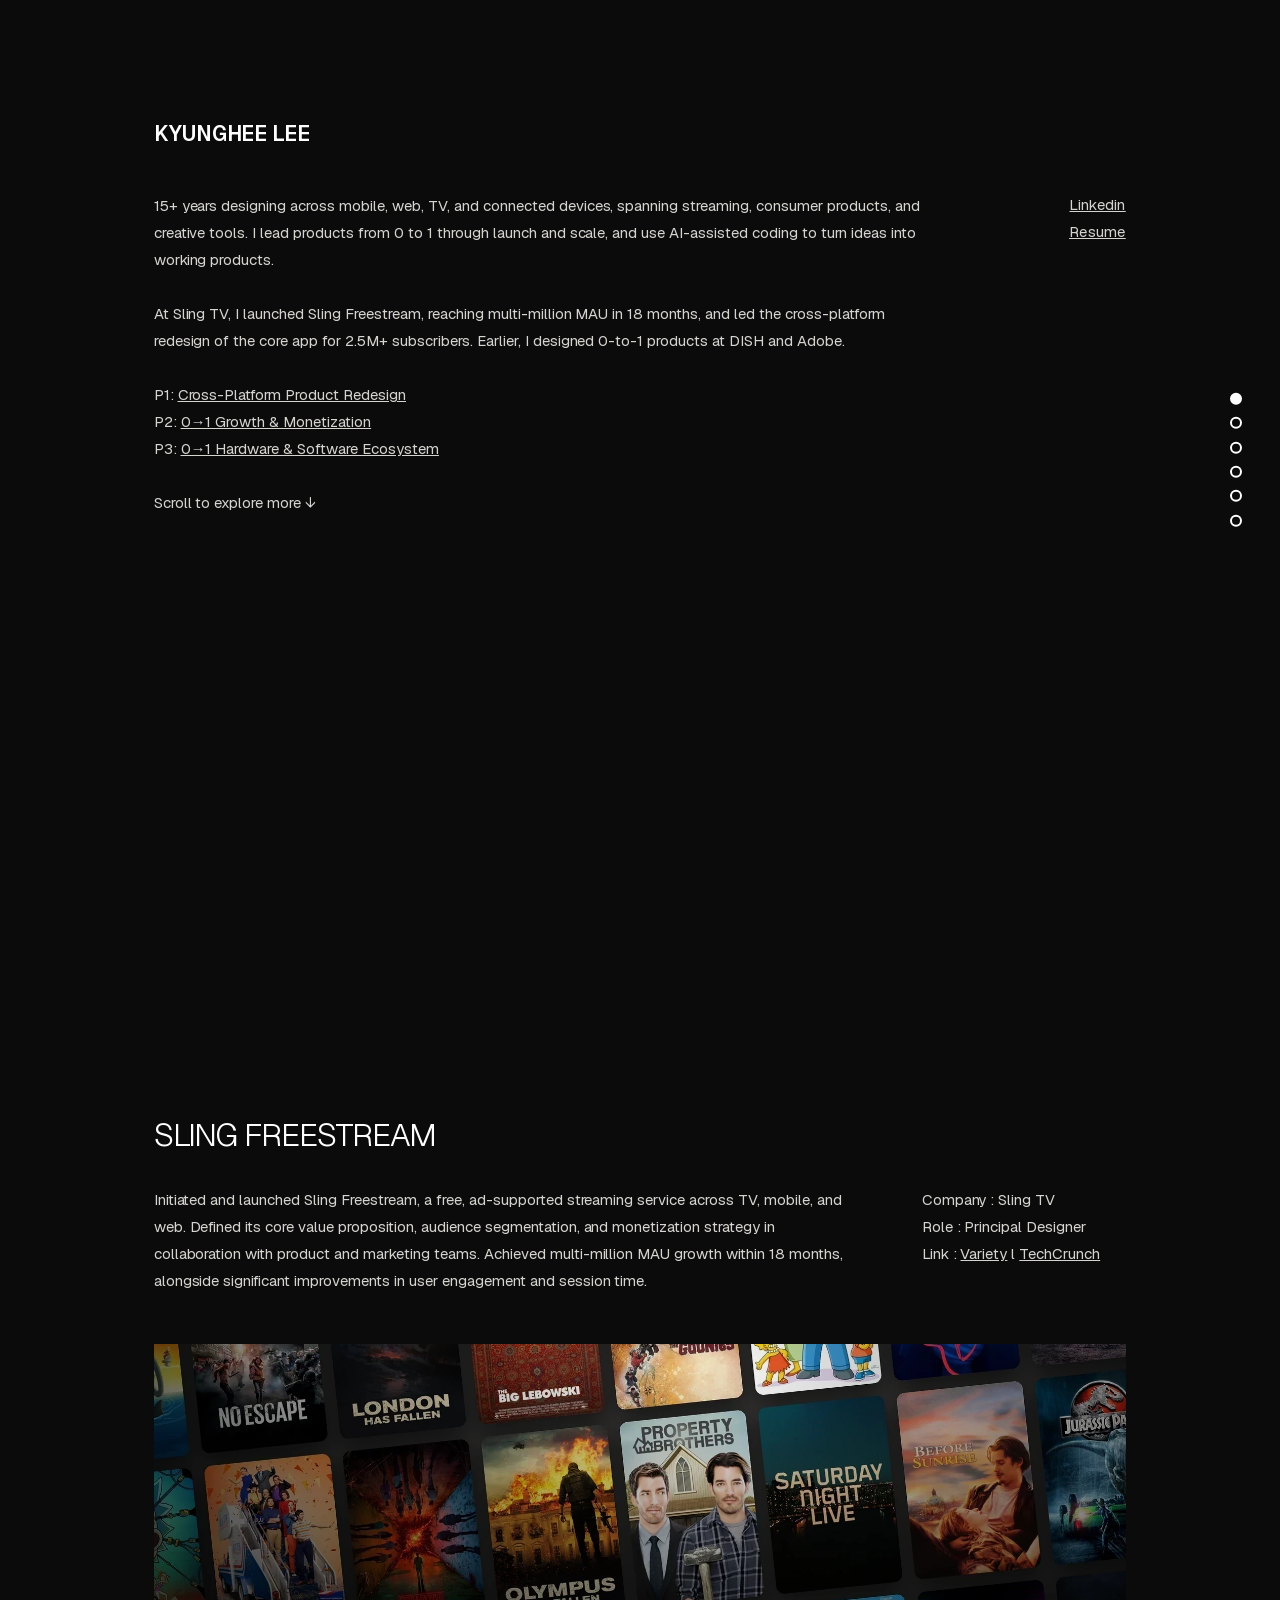
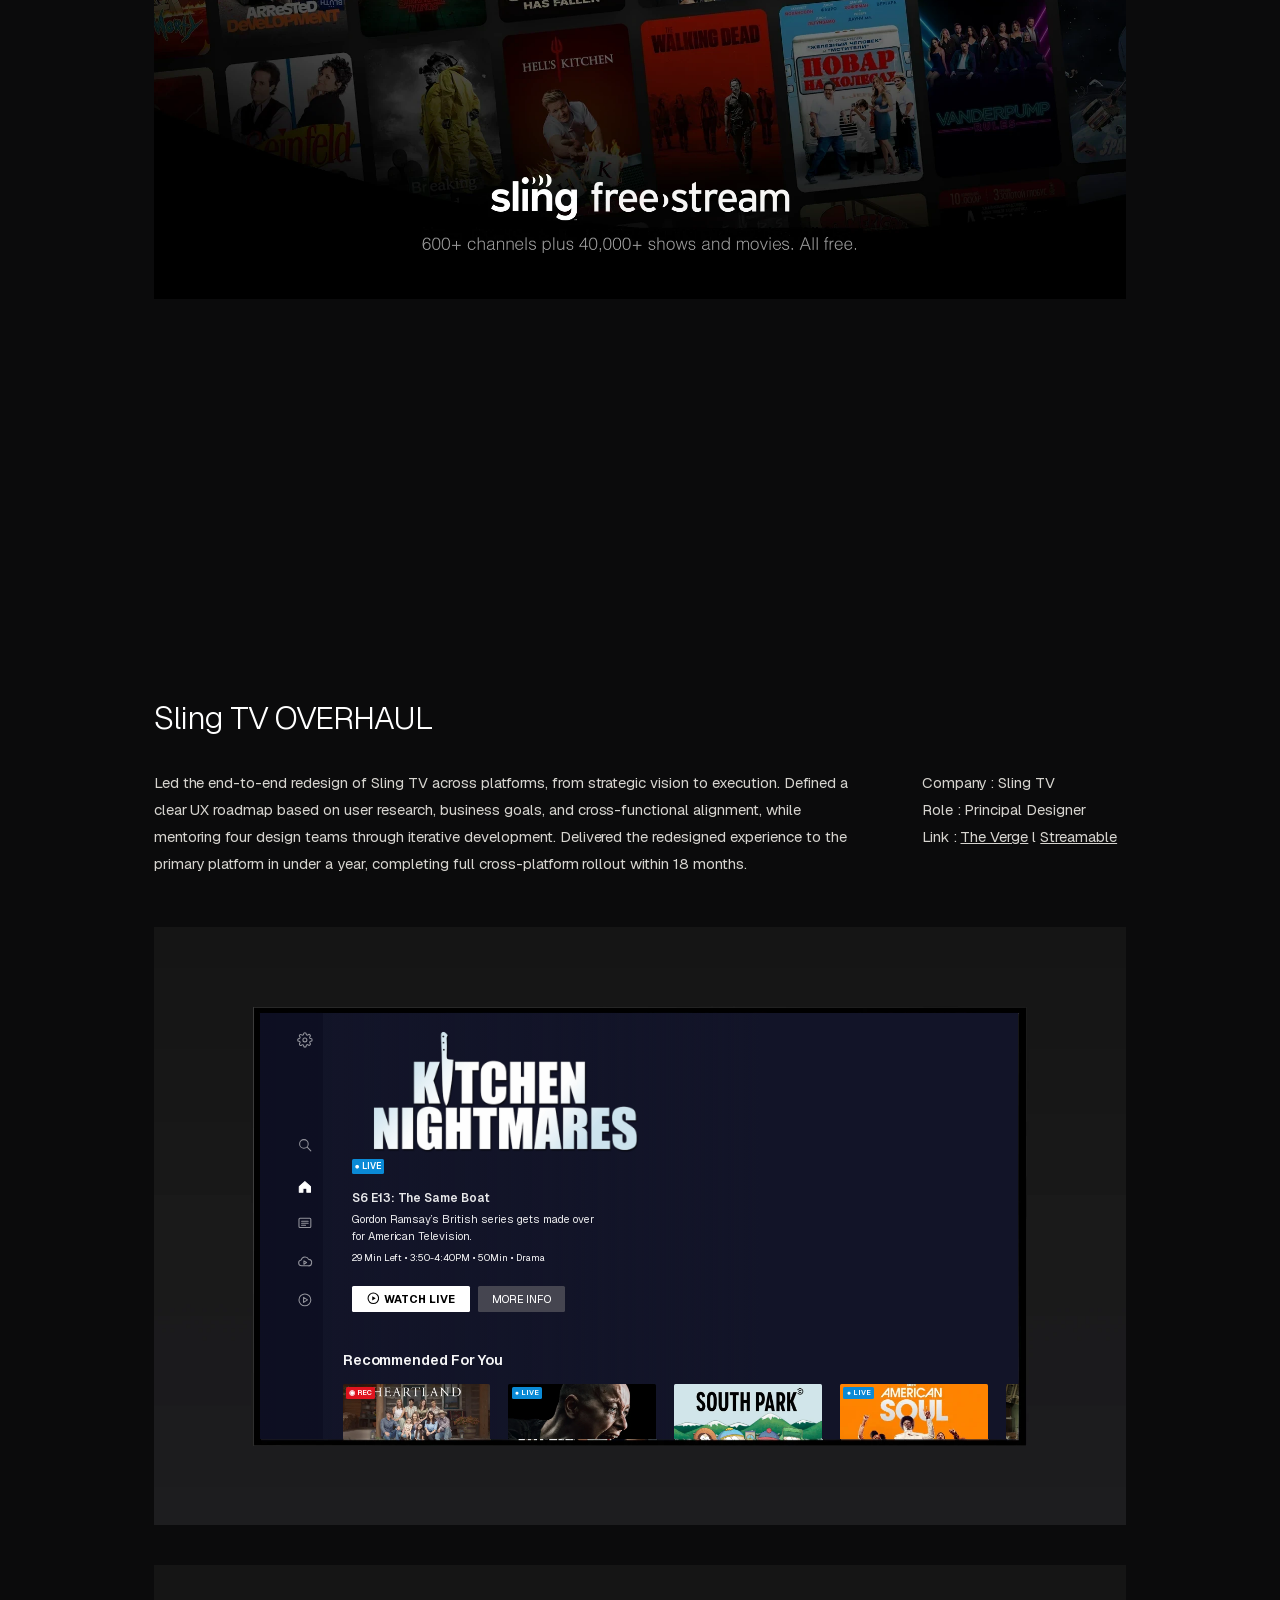
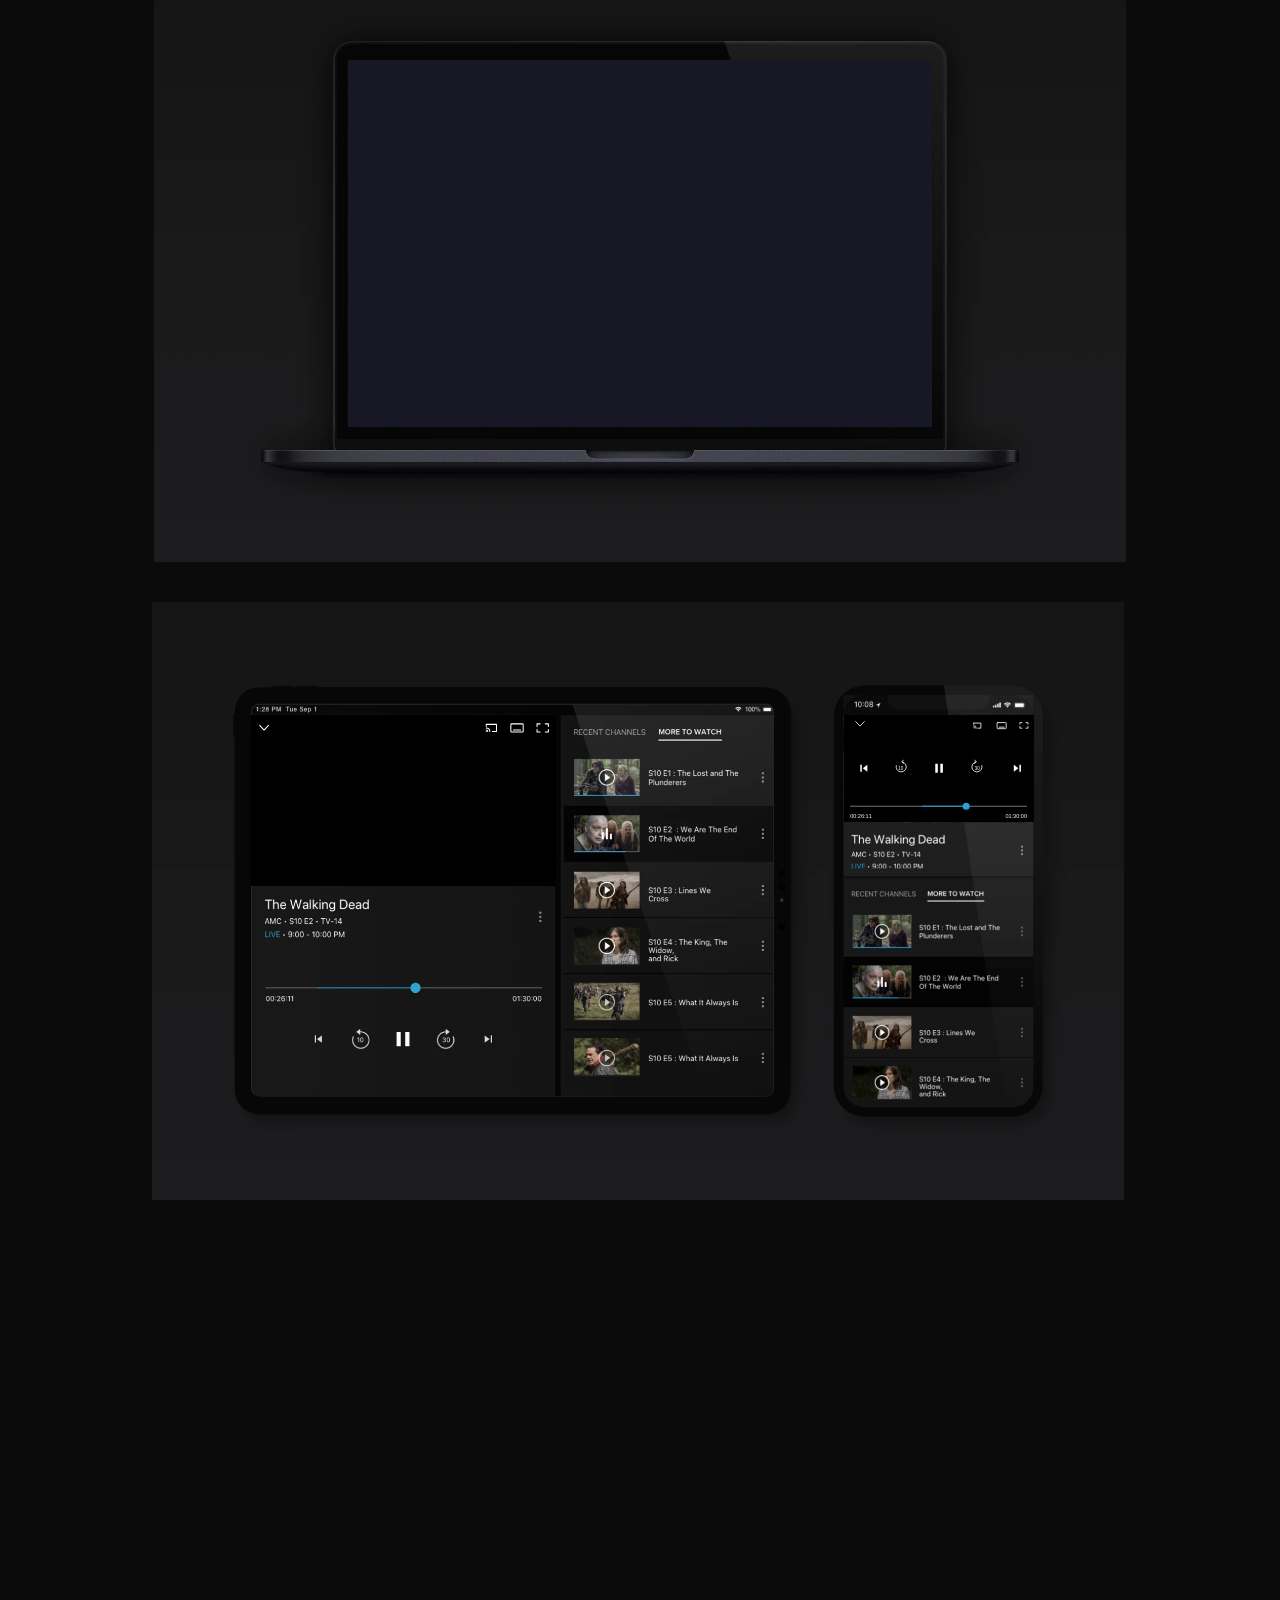
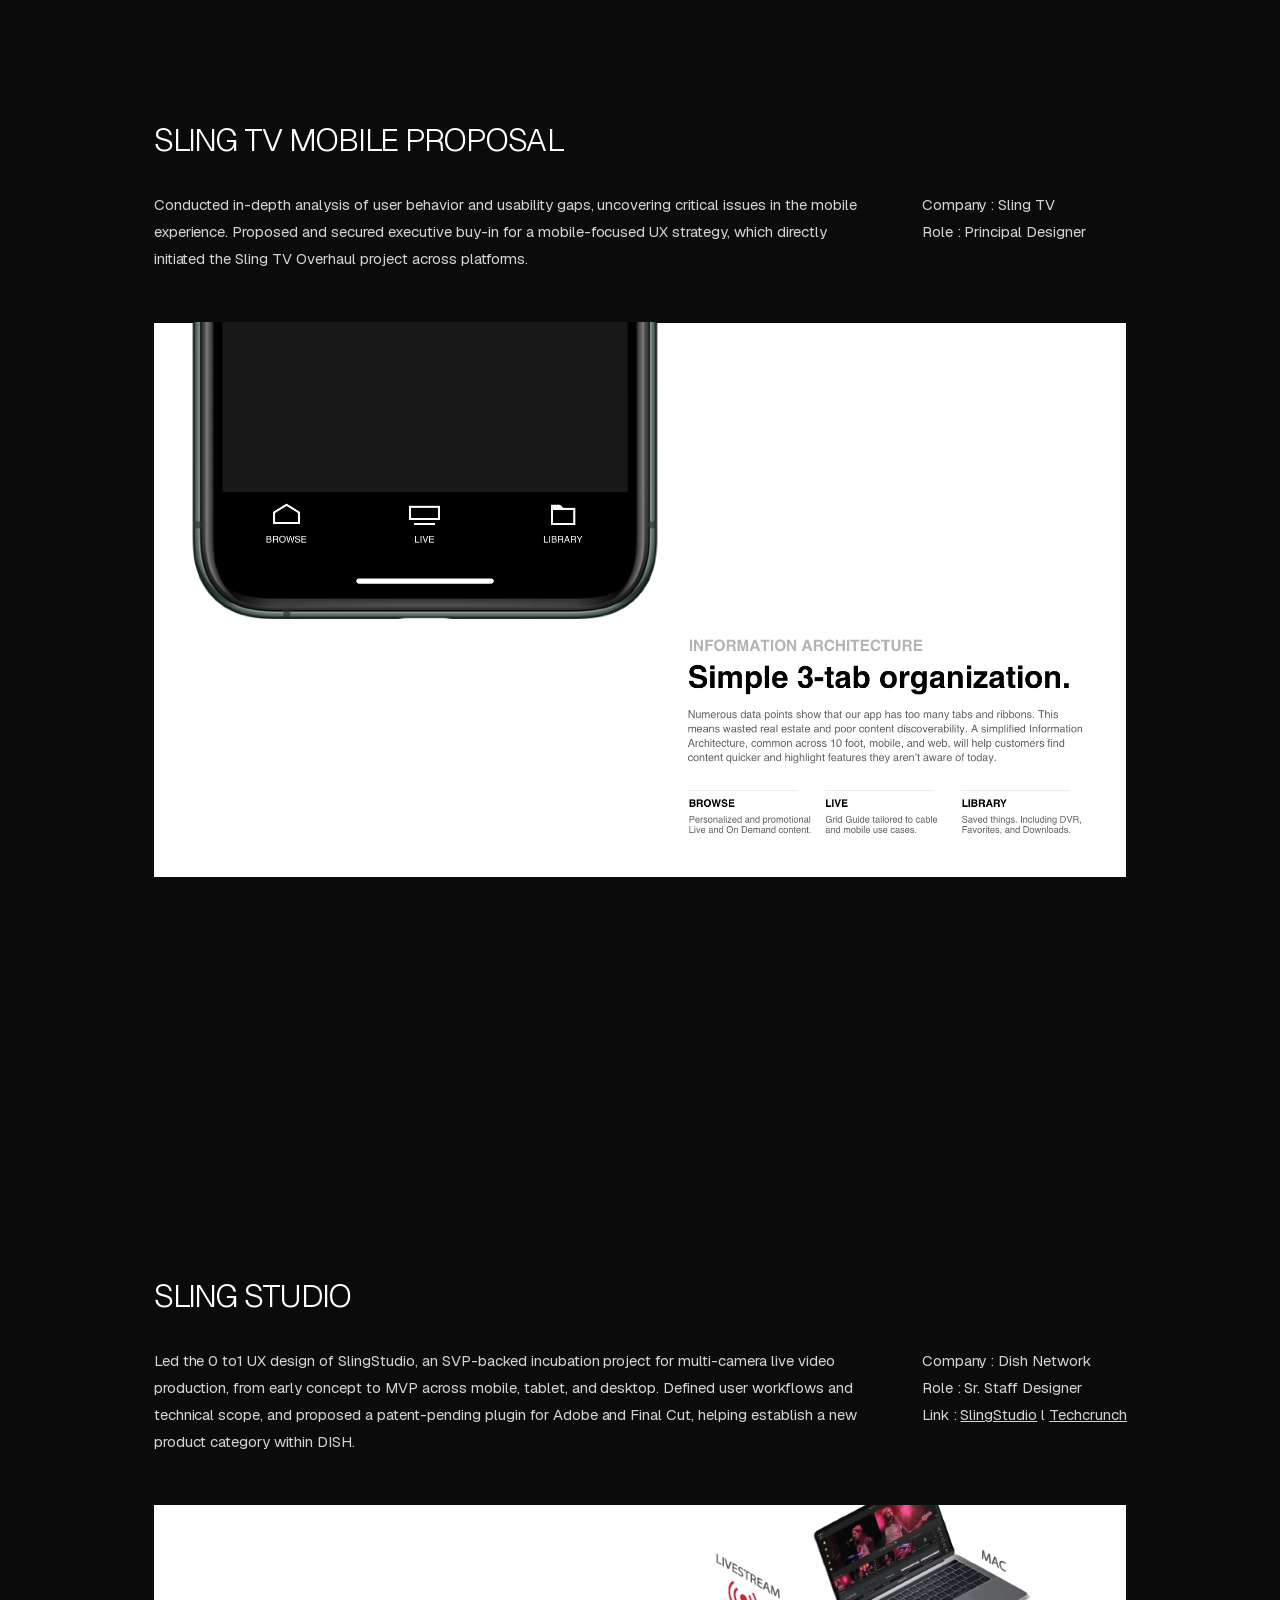
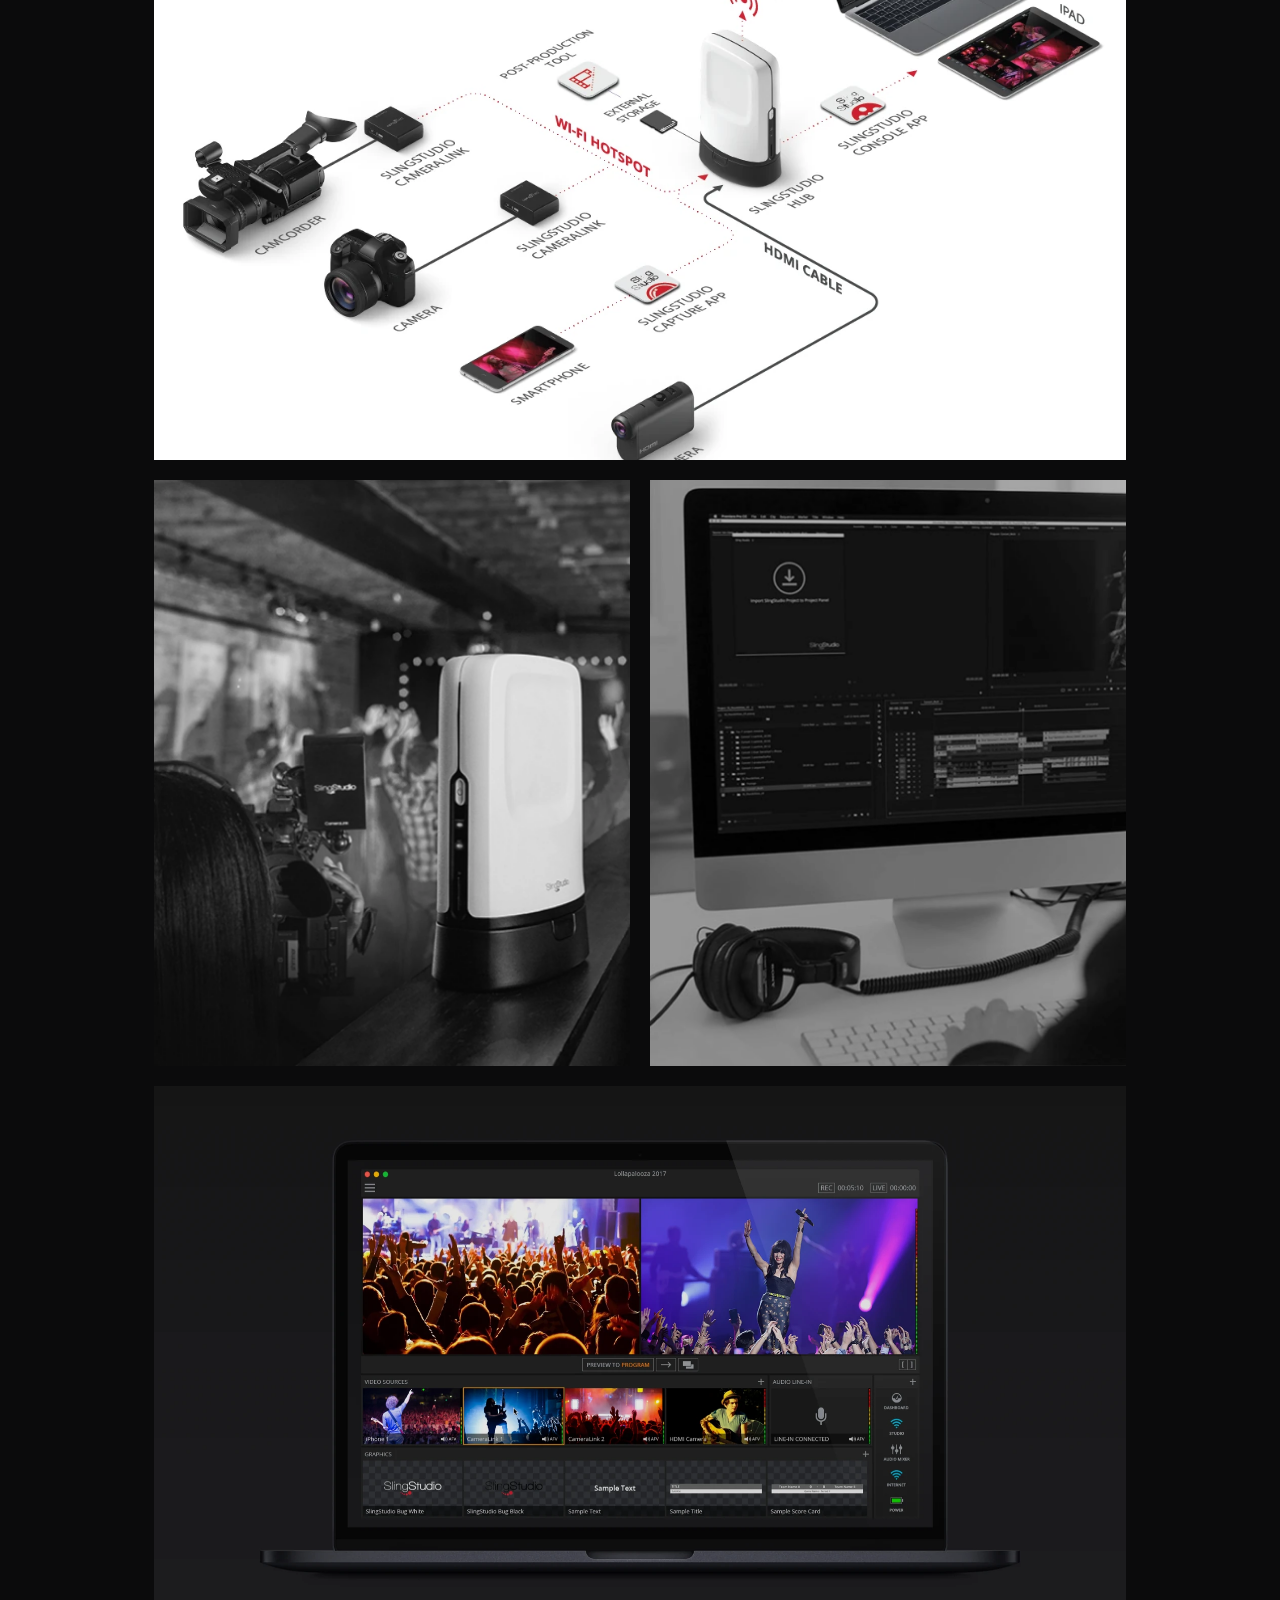
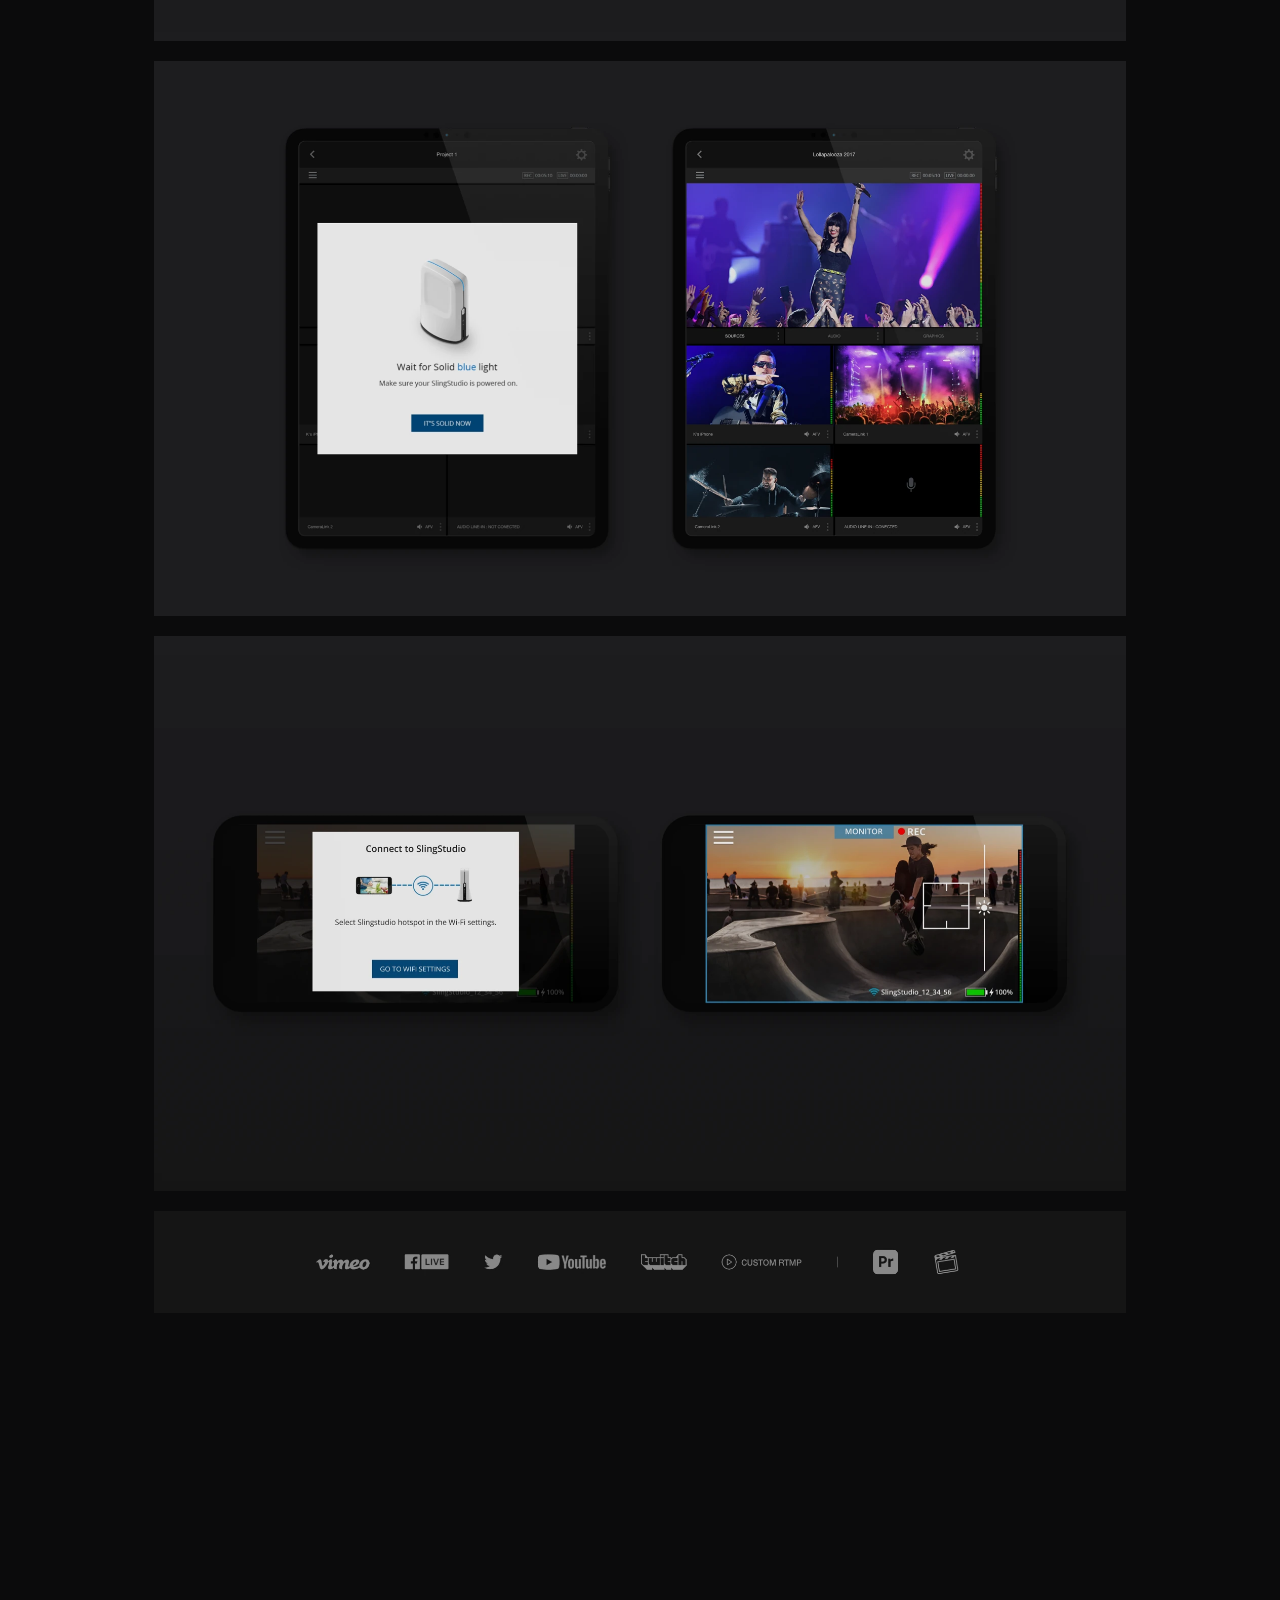
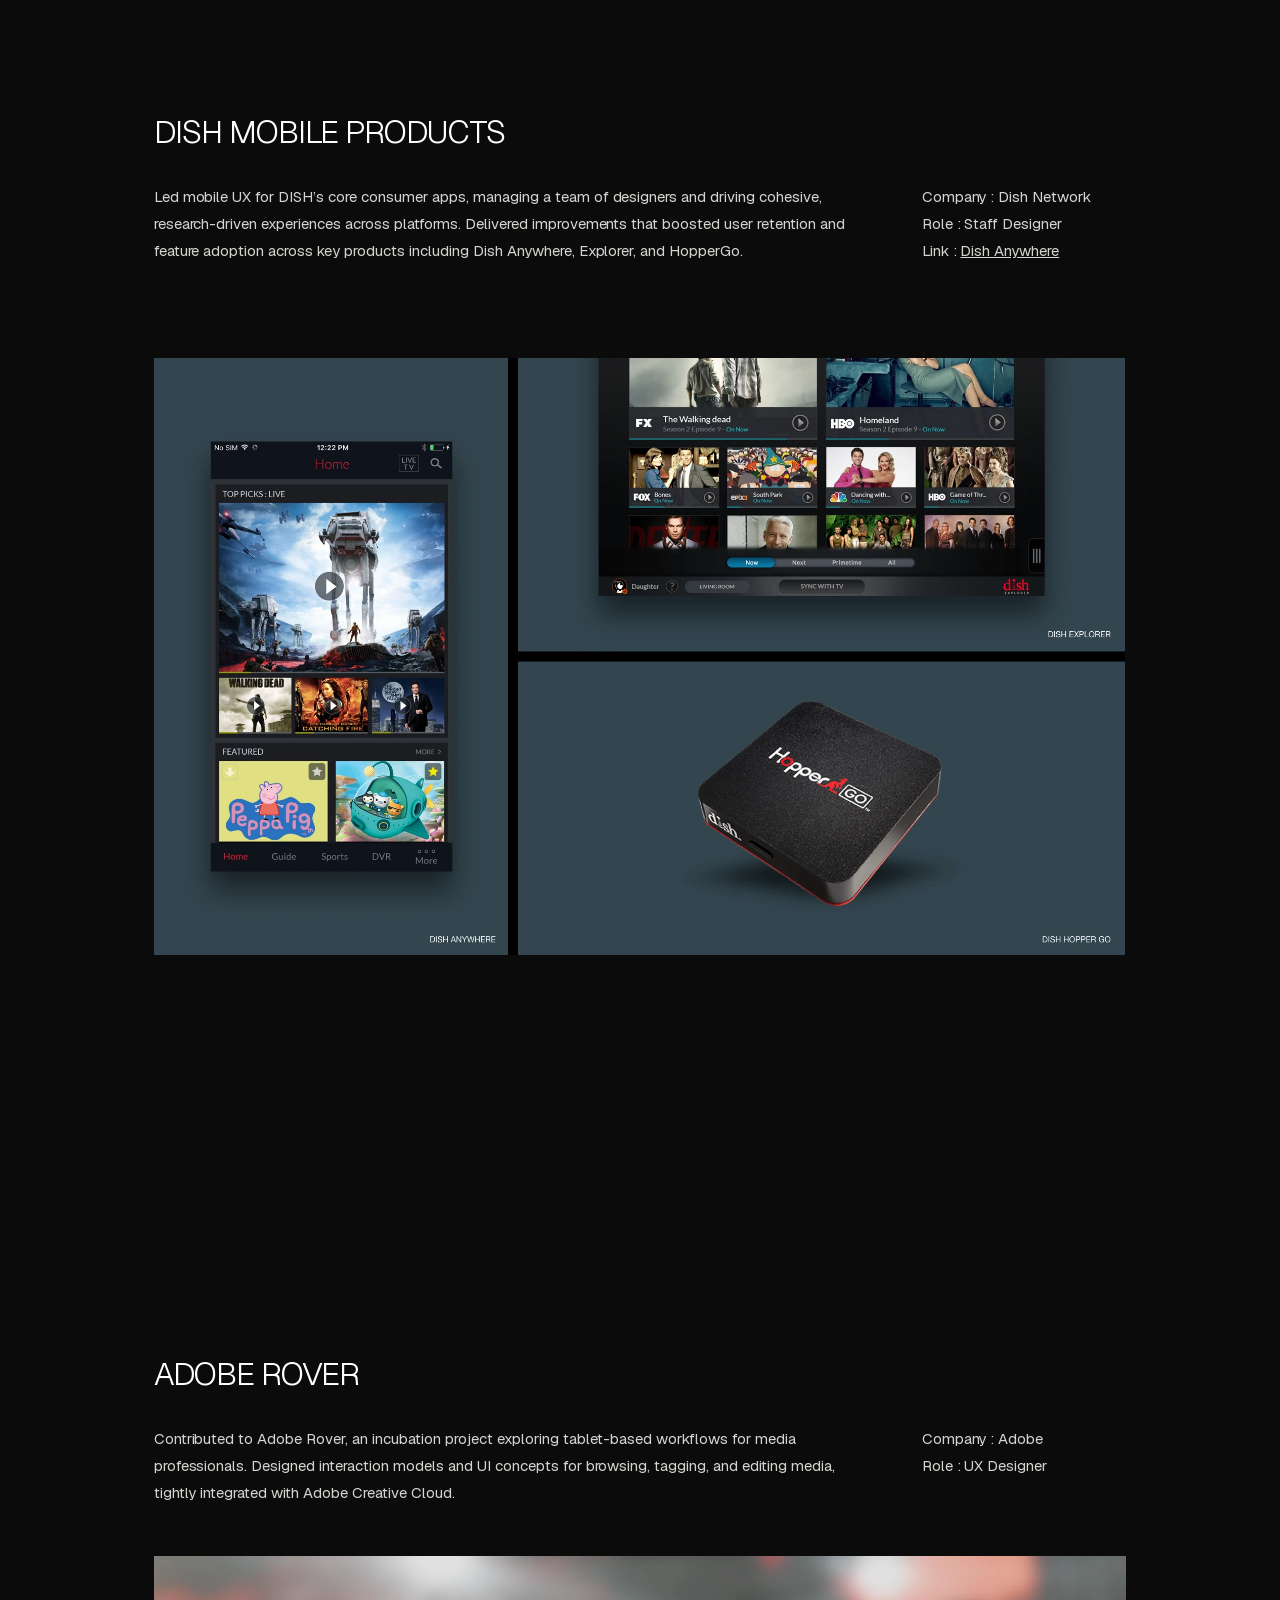
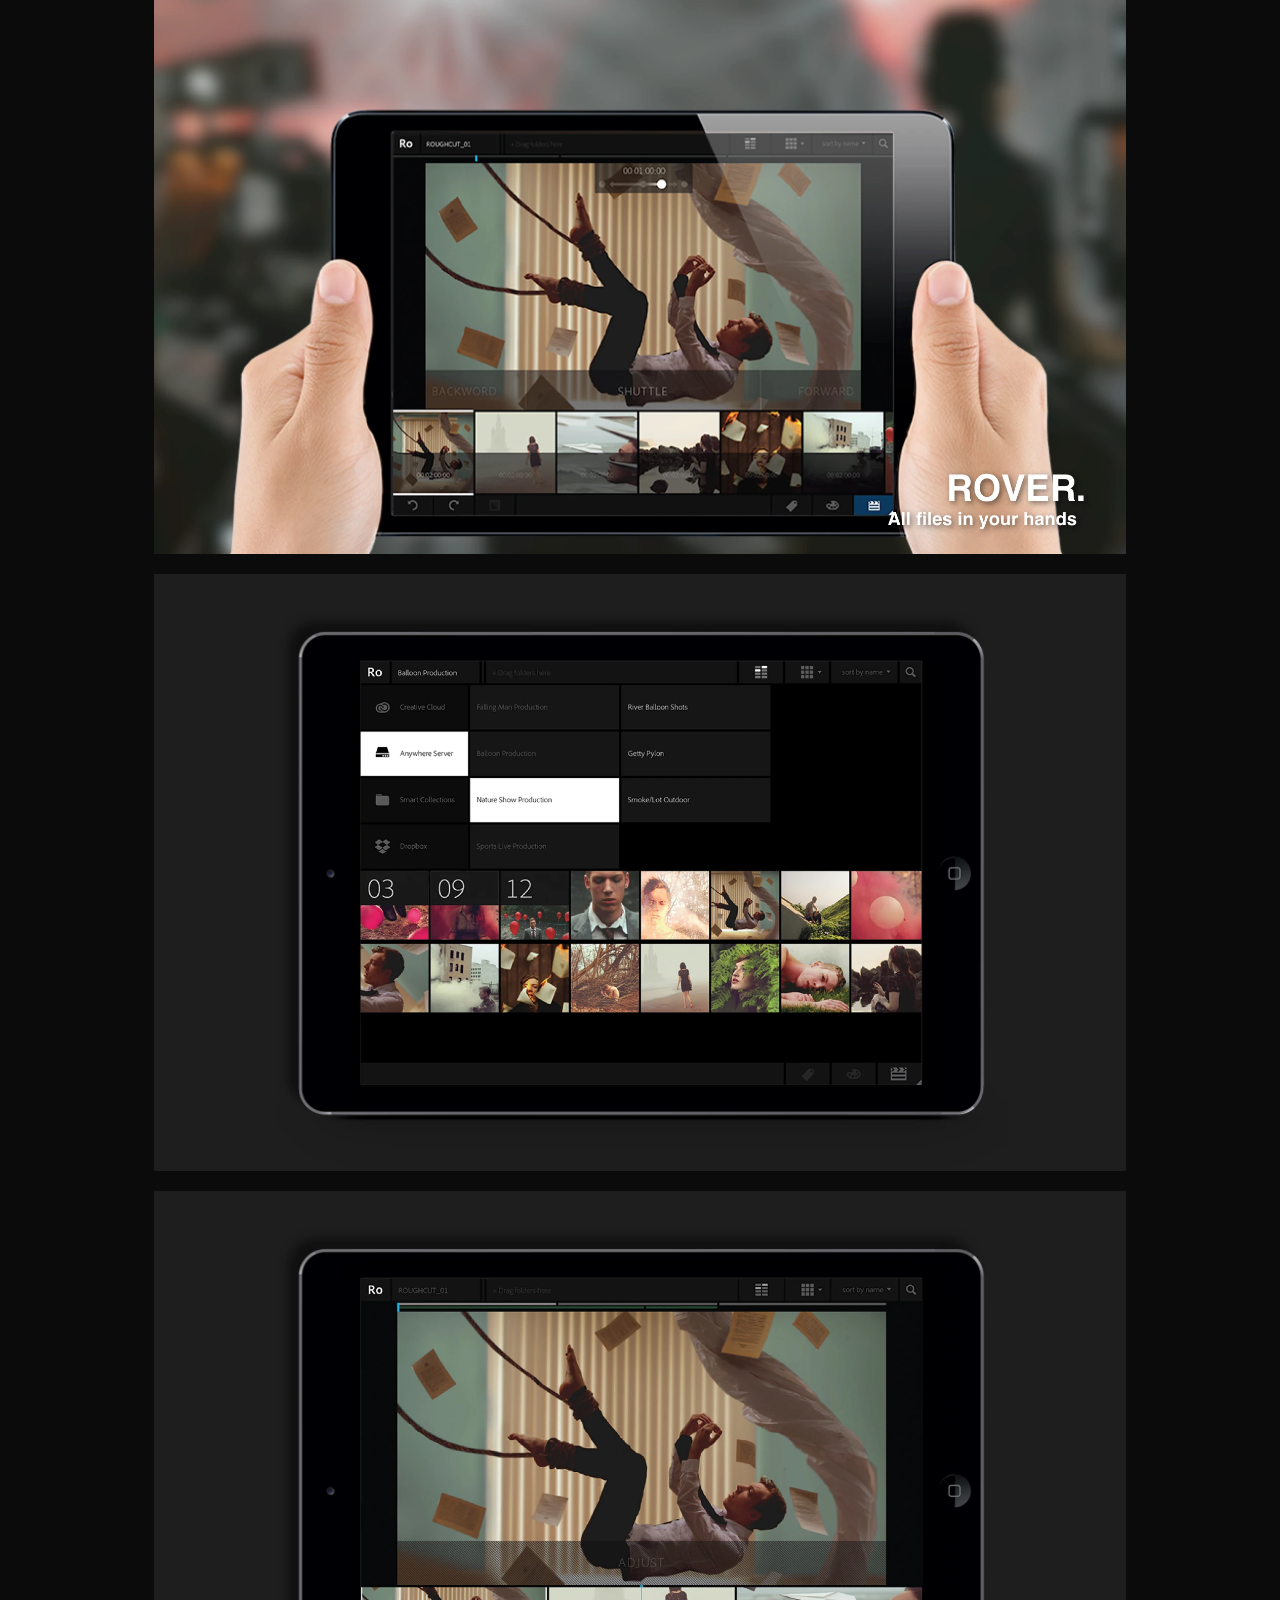
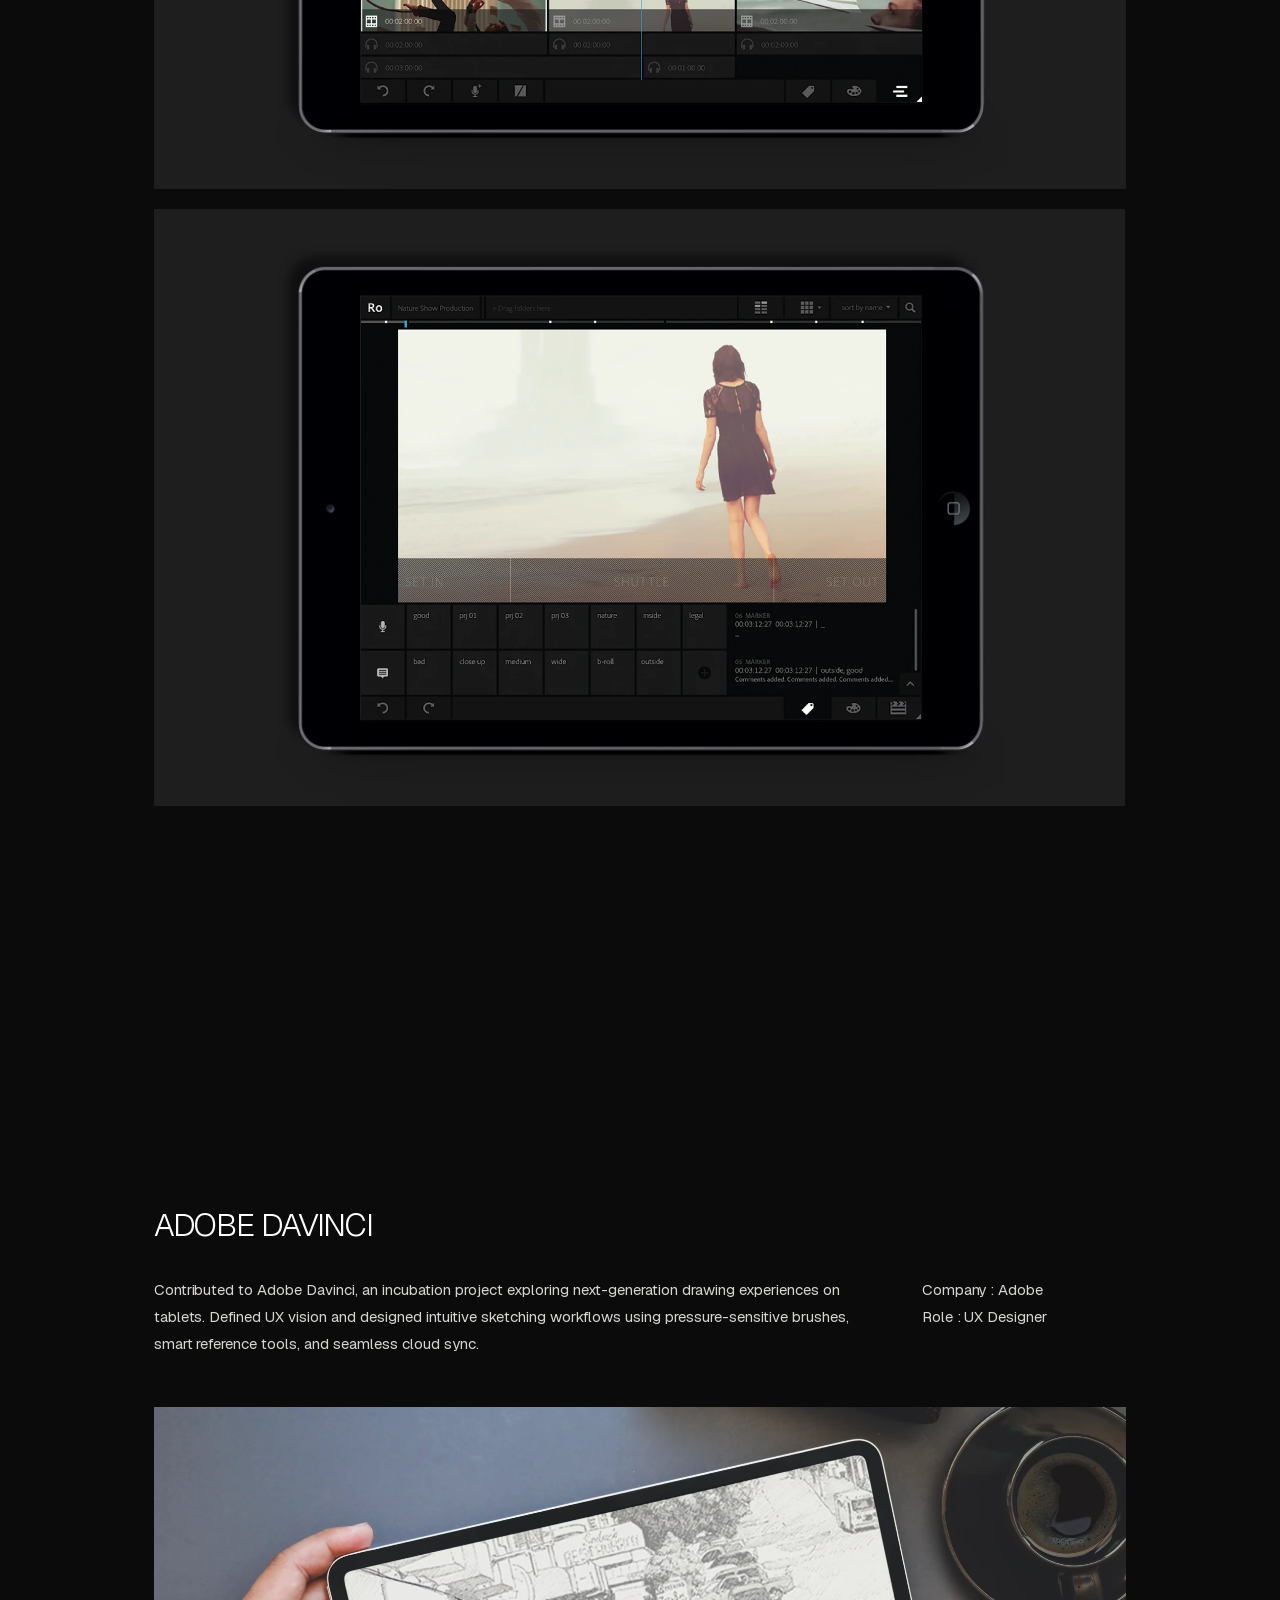
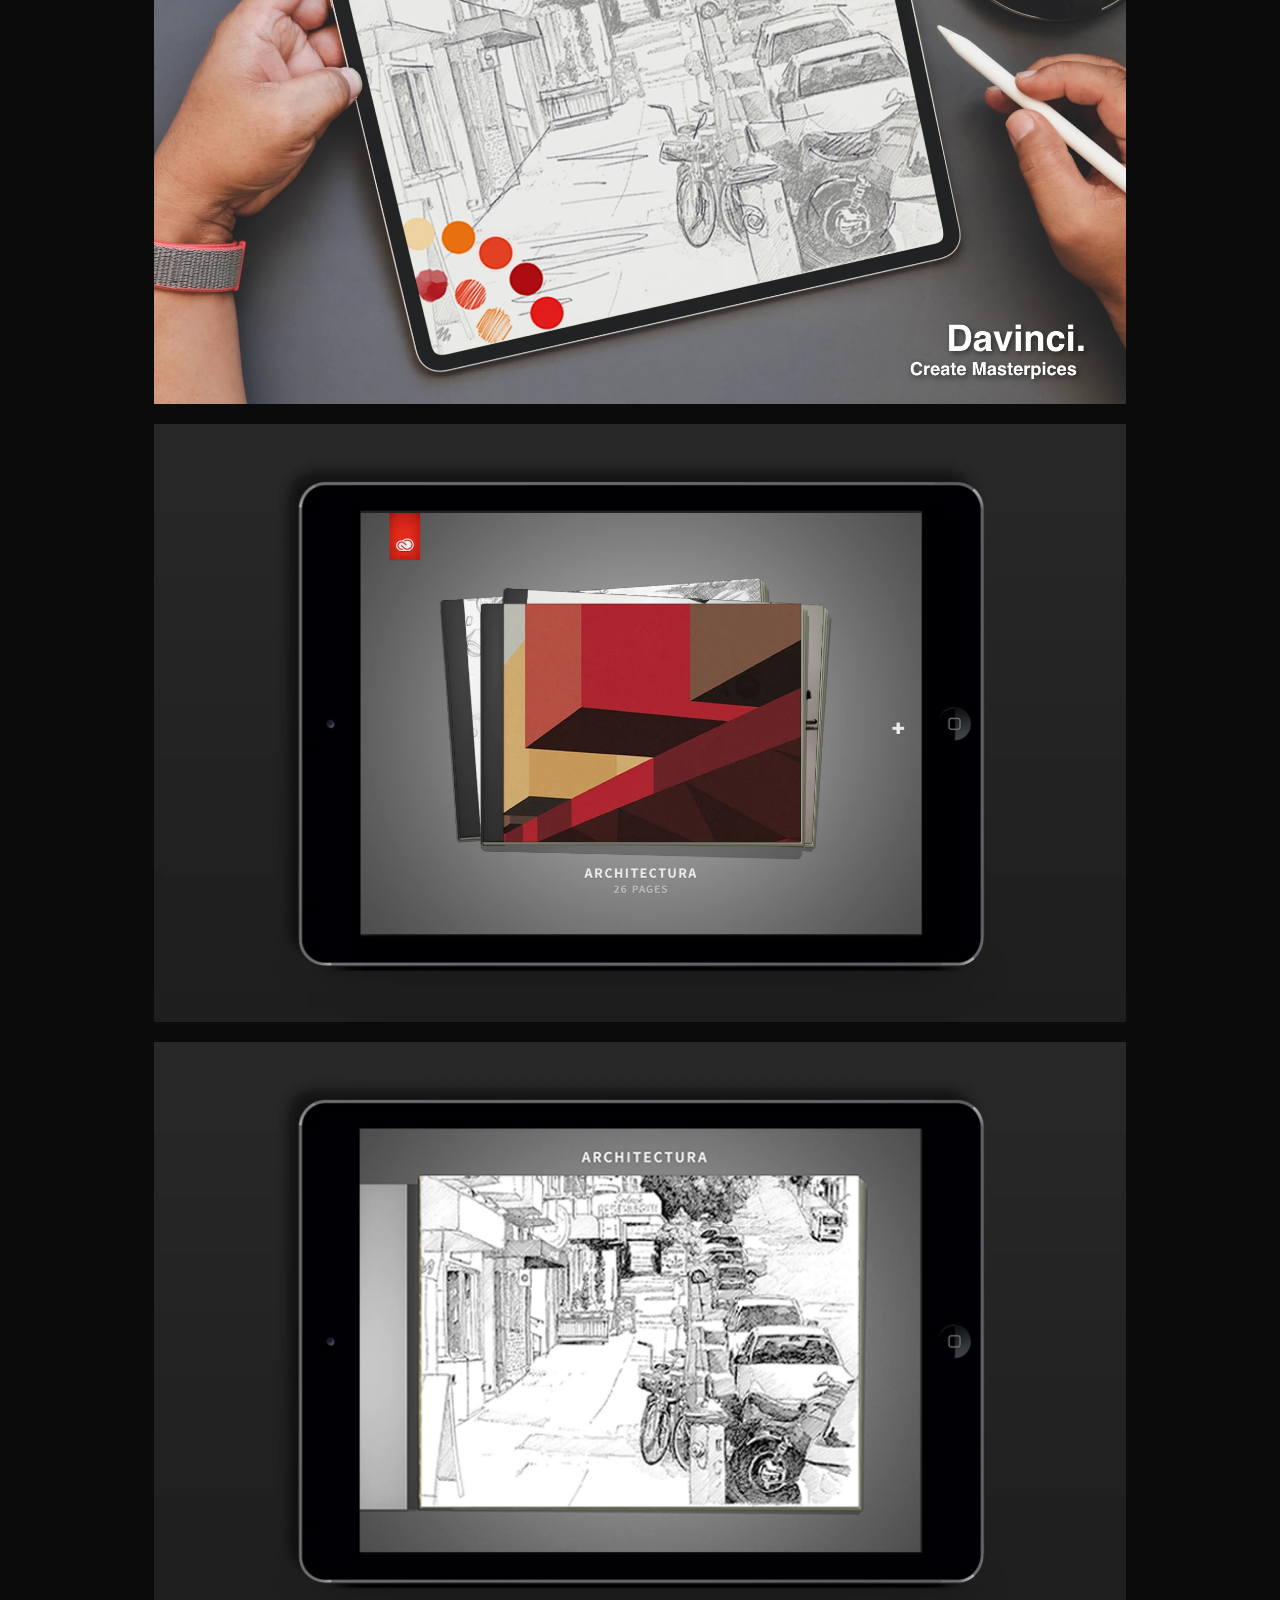
<file: index.html>
<!DOCTYPE html>
<html lang="en">
<head>
<meta charset="utf-8">
<meta name="viewport" content="width=device-width, initial-scale=1">
<title>Kyunghee Lee</title>
<meta property="og:title" content="Kyunghee Lee">
<meta property="og:url" content="https://www.kyungheelee-ux.com">
<meta property="og:type" content="website">
<link rel="icon" href="favicon.png" type="image/png">
<link rel="apple-touch-icon" href="favicon.png">
<link rel="preload" href="fonts/Geist-latin.woff2" as="font" type="font/woff2" crossorigin>
<link rel="stylesheet" href="style.css?v=1794784325">
<!-- Google Analytics 4 -->
<script async src="https://www.googletagmanager.com/gtag/js?id=G-1BYJC3YJBC"></script>
<script>window.dataLayer=window.dataLayer||[];function gtag(){dataLayer.push(arguments)}gtag('js',new Date());gtag('config','G-1BYJC3YJBC');</script>
</head>
<body>
<nav class="dots" aria-label="Page">
<a href="#about" class="on" aria-label="ABOUT"><svg viewBox="0 0 24 24" aria-hidden="true"><circle cx="12" cy="12" r="10"/></svg><span>ABOUT</span></a>
<a href="#freestream" aria-label="SLING"><svg viewBox="0 0 24 24" aria-hidden="true"><circle cx="12" cy="12" r="10"/></svg><span>SLING</span></a>
<a href="#sling-studio" aria-label="DISH"><svg viewBox="0 0 24 24" aria-hidden="true"><circle cx="12" cy="12" r="10"/></svg><span>DISH</span></a>
<a href="#adobe-rover" aria-label="ADOBE"><svg viewBox="0 0 24 24" aria-hidden="true"><circle cx="12" cy="12" r="10"/></svg><span>ADOBE</span></a>
<a href="#kodak-black-fade" aria-label="KODAK"><svg viewBox="0 0 24 24" aria-hidden="true"><circle cx="12" cy="12" r="10"/></svg><span>KODAK</span></a>
<a href="#channel-hosting" aria-label="ITVMG"><svg viewBox="0 0 24 24" aria-hidden="true"><circle cx="12" cy="12" r="10"/></svg><span>ITVMG</span></a>
</nav>
<main>
<section class="hero" id="about">
  <h2 class="name"><a href="https://kyungheelee-ux.com/">KYUNGHEE LEE</a></h2>
  <div class="intro">
    <p>15+ years designing across mobile, web, TV, and connected devices, spanning streaming, consumer products, and creative tools. I lead products from 0 to 1 through launch and scale, and use AI-assisted coding to turn ideas into working products.<br>
&nbsp;</p>
    <p>At Sling TV, I launched Sling Freestream, reaching multi-million MAU in 18 months, and led the cross-platform redesign of the core app for 2.5M+ subscribers. Earlier, I designed 0-to-1 products at DISH and Adobe.</p>
    <p class="inl"><br>
<a href="https://www.linkedin.com/in/kyungheelee-ux/" target="_blank" rel="noopener">Linkedin</a> l&nbsp;<a href="resume.pdf" target="_blank" rel="noopener">Resume</a><br>
<br>
&nbsp;</p>
    <p class="prj">P1:&nbsp;<a href="projects/overhaul/">Cross-Platform Product Redesign</a><br>
P2:&nbsp;<a href="projects/freestream/">0→1 Growth &amp; Monetization</a><br>
P3:&nbsp;<a href="projects/slingstudio/">0→1 Hardware &amp; Software Ecosystem</a></p>
    <p>&#8203;</p>
    <p class="cue">Scroll to explore more&nbsp;↓</p>
  </div>
  <div class="links">
    <p class="l-a"><a href="https://www.linkedin.com/in/kyungheelee-ux/" target="_blank" rel="noopener">Linkedin</a></p>
    <p class="l-a"><a href="resume.pdf" target="_blank" rel="noopener">Resume</a></p>
    <p class="l-a">&#8203;</p>
  </div>
</section>
<section class="head" id="freestream">
  <h2>SLING FREESTREAM</h2>
  <p class="desc">Initiated and launched Sling Freestream, a free, ad-supported streaming service across TV, mobile, and web.&nbsp;Defined its core value proposition, audience segmentation, and monetization strategy in collaboration with product and marketing teams.&nbsp;Achieved multi-million MAU growth within 18 months, alongside significant improvements in user engagement and session time.</p>
  <div class="info">
    <p>Company :&nbsp;Sling TV<br>
Role :&nbsp;Principal Designer</p>
    <p>Link : <a href="https://variety.com/2023/digital/news/sling-tv-freestream-fast-free-streaming-service-1235517766/?utm_source=chatgpt.com" target="_blank" rel="noopener">Variety</a>&nbsp;l&nbsp;<a href="https://techcrunch.com/2023/02/09/sling-tv-launches-free-ad-supported-streaming-tv-service-sling-freestream/?utm_source=chatgpt.com" target="_blank" rel="noopener">TechCrunch</a></p>
  </div>
</section>
<figure class="shot" id="img-01"><img src="images/img-01.webp?v=1793919767" alt="Sling Freestream – screen 1" loading="lazy" decoding="async"></figure>
<section class="head" id="overhaul">
  <h2>Sling TV OVERHAUL</h2>
  <p class="desc">Led the end-to-end redesign of Sling TV across platforms, from strategic vision to execution.&nbsp;Defined a clear UX roadmap based on user research, business goals, and cross-functional alignment, while mentoring four design teams through iterative development.&nbsp;Delivered the redesigned experience to the primary platform in under a year, completing full cross-platform rollout within 18 months.</p>
  <div class="info">
    <p>Company :&nbsp;Sling TV<br>
Role :&nbsp;Principal Designer</p>
    <p>Link : <a href="https://www.theverge.com/2021/5/25/22452993/sling-tv-new-app-features-design-amazon-fire-tv" target="_blank" rel="noopener">The Verge</a>&nbsp;l&nbsp;<a href="https://thestreamable.com/news/sling-tv-rolls-out-brand-new-redesign-iphone-app" target="_blank" rel="noopener">Streamable</a></p>
  </div>
</section>
<figure class="shot" id="img-02"><img src="images/img-02.webp?v=1792087237" alt="Sling TV OVERHAUL – screen 2" loading="lazy" decoding="async"><div class="tvfit"><div class="tvscr" data-vid="tv/kn.mp4" aria-hidden="true"><img class="bg" src="tv/bg_kn.webp" alt="" style="left:calc(var(--u)*268);top:calc(var(--u)*1);width:calc(var(--u)*1915);height:calc(var(--u)*1077);" decoding="async"><div class="vid"></div><div class="shade"></div><div class="navbg" style="left:calc(var(--u)*0);top:calc(var(--u)*0);width:calc(var(--u)*160);height:calc(var(--u)*1080);"></div><svg class="ic" style="left:calc(var(--u)*94);top:calc(var(--u)*48);width:calc(var(--u)*40);height:calc(var(--u)*40);" viewBox="0 0 24 24"><circle cx="12" cy="12" r="3"/><path d="M19.4 15a1.65 1.65 0 0 0 .33 1.82l.06.06a2 2 0 0 1 0 2.83 2 2 0 0 1-2.83 0l-.06-.06a1.65 1.65 0 0 0-1.82-.33 1.65 1.65 0 0 0-1 1.51V21a2 2 0 0 1-2 2 2 2 0 0 1-2-2v-.09A1.65 1.65 0 0 0 9 19.4a1.65 1.65 0 0 0-1.82.33l-.06.06a2 2 0 0 1-2.83 0 2 2 0 0 1 0-2.83l.06-.06a1.65 1.65 0 0 0 .33-1.82 1.65 1.65 0 0 0-1.51-1H3a2 2 0 0 1-2-2 2 2 0 0 1 2-2h.09A1.65 1.65 0 0 0 4.6 9a1.65 1.65 0 0 0-.33-1.82l-.06-.06a2 2 0 0 1 0-2.83 2 2 0 0 1 2.83 0l.06.06a1.65 1.65 0 0 0 1.82.33H9a1.65 1.65 0 0 0 1-1.51V3a2 2 0 0 1 2-2 2 2 0 0 1 2 2v.09a1.65 1.65 0 0 0 1 1.51 1.65 1.65 0 0 0 1.82-.33l.06-.06a2 2 0 0 1 2.83 0 2 2 0 0 1 0 2.83l-.06.06a1.65 1.65 0 0 0-.33 1.82V9a1.65 1.65 0 0 0 1.51 1H21a2 2 0 0 1 2 2 2 2 0 0 1-2 2h-.09a1.65 1.65 0 0 0-1.51 1z"/></svg><svg class="ic" style="left:calc(var(--u)*94);top:calc(var(--u)*315);width:calc(var(--u)*40);height:calc(var(--u)*40);" viewBox="0 0 24 24"><circle cx="10.5" cy="10.5" r="6.5"/><path d="M15.5 15.5L21 21"/></svg><svg class="ic on" style="left:calc(var(--u)*94);top:calc(var(--u)*419);width:calc(var(--u)*40);height:calc(var(--u)*40);" viewBox="0 0 24 24"><path d="M3.5 11.5L12 4l8.5 7.5V20h-5.5v-6h-6v6H3.5z" fill="currentColor"/></svg><svg class="ic" style="left:calc(var(--u)*94);top:calc(var(--u)*511);width:calc(var(--u)*40);height:calc(var(--u)*40);" viewBox="0 0 24 24"><rect x="3" y="5" width="18" height="14" rx="1.5"/><path d="M7 9.5h10M7 12.5h10M7 15.5h6"/></svg><svg class="ic" style="left:calc(var(--u)*94);top:calc(var(--u)*610);width:calc(var(--u)*40);height:calc(var(--u)*40);" viewBox="0 0 24 24"><path d="M7 18a4.5 4.5 0 01-.6-8.96A6 6 0 0117.7 8.2 4.9 4.9 0 0117 18z"/><path d="M10.5 10.5v5l4-2.5z"/></svg><svg class="ic" style="left:calc(var(--u)*94);top:calc(var(--u)*707);width:calc(var(--u)*40);height:calc(var(--u)*40);" viewBox="0 0 24 24"><circle cx="12" cy="12" r="9"/><path d="M10 8.2v7.6l6-3.8z"/></svg><img class="logo" src="tv/logo_kn.webp" alt="" style="left:calc(var(--u)*209);top:calc(var(--u)*37);width:calc(var(--u)*823);height:calc(var(--u)*319);"><span class="bd live big" style="left:calc(var(--u)*232);top:calc(var(--u)*370);width:calc(var(--u)*83);height:calc(var(--u)*37);">&#9679; LIVE</span><div class="ep" style="left:calc(var(--u)*232);top:calc(var(--u)*447);">S6 E13: The Same Boat</div><div class="desc" style="left:calc(var(--u)*232);top:calc(var(--u)*501);">Gordon Ramsay&rsquo;s British series gets made over<br>for American Television.</div><div class="meta" style="left:calc(var(--u)*232);top:calc(var(--u)*606);">29 Min Left &bull; 3:50-4:40PM &bull; 50Min &bull; Drama</div><div class="btn pri" style="left:calc(var(--u)*232);top:calc(var(--u)*690);width:calc(var(--u)*300);height:calc(var(--u)*66);"><svg viewBox="0 0 24 24"><circle cx="12" cy="12" r="10" fill="none" stroke="#000" stroke-width="2"/><path d="M10 8v8l6.5-4z"/></svg>WATCH LIVE</div><div class="btn sec" style="left:calc(var(--u)*552);top:calc(var(--u)*690);width:calc(var(--u)*220);height:calc(var(--u)*66);">MORE INFO</div><div class="rh" style="left:calc(var(--u)*209);top:calc(var(--u)*857);">Recommended For You</div><div class="tile" style="left:calc(var(--u)*209);top:calc(var(--u)*939);width:calc(var(--u)*374);height:calc(var(--u)*210);"><img src="tv/heartland.webp" alt="" loading="lazy" decoding="async"><span class="bd rec">&#9673; REC</span></div><div class="tile" style="left:calc(var(--u)*629);top:calc(var(--u)*939);width:calc(var(--u)*374);height:calc(var(--u)*210);"><img src="tv/walkingdead.webp" alt="" loading="lazy" decoding="async"><span class="bd live">&#9679; LIVE</span></div><div class="tile" style="left:calc(var(--u)*1049);top:calc(var(--u)*939);width:calc(var(--u)*374);height:calc(var(--u)*210);"><img src="tv/southpark.webp" alt="" loading="lazy" decoding="async"></div><div class="tile" style="left:calc(var(--u)*1469);top:calc(var(--u)*939);width:calc(var(--u)*374);height:calc(var(--u)*210);"><img src="tv/americansoul.webp" alt="" loading="lazy" decoding="async"><span class="bd live">&#9679; LIVE</span></div><div class="tile" style="left:calc(var(--u)*1889);top:calc(var(--u)*939);width:calc(var(--u)*374);height:calc(var(--u)*210);"><img src="tv/goodgirls.webp" alt="" loading="lazy" decoding="async"></div><img class="rf" src="tv/reflection.webp" alt="" decoding="async"></div></div></figure>
<figure class="shot" id="img-03"><img src="images/img-03.webp?v=1791847316" alt="Sling TV OVERHAUL – screen 3" loading="lazy" decoding="async"><div class="bwfit"><div class="bws" data-vid="tv/wd.mp4" aria-hidden="true"><div class="ph"><img src="tv/wd_photo.webp" alt="" decoding="async"></div><div class="vid"></div><div class="nvg"></div><img class="ui" src="tv/wd_ui.webp" alt="" decoding="async"></div></div></figure>
<figure class="shot" id="img-04"><img src="images/img-04.webp?v=1791847317" alt="Sling TV OVERHAUL – screen 4" loading="lazy" decoding="async"><div class="tbwrap" data-vid="tv/wd.mp4" aria-hidden="true"><div class="tbw" data-start="0.5" style="left:10.182%;top:18.856%;width:31.328%;height:28.669%"><div class="vid"></div><svg class="ctl" viewBox="0 0 593 333"><g fill="none" stroke="#fff" stroke-width="2" stroke-linecap="round" stroke-linejoin="round"><path d="M17 20l8.5 9 8.5-9"/><g transform="translate(457 16)"><path d="M1 2h20v14h-8M1 9a7 7 0 0 1 7 7M1 13a3 3 0 0 1 3 3M1 5.5V2"/><path d="M1 16h.1"/></g><g transform="translate(505 16)"><rect x="1" y="1" width="24" height="16" rx="1.5"/><path d="M6 13h14"/></g><g transform="translate(556 16)"><path d="M1 6V1h6M17 1h6v5M23 12v5h-6M7 17H1v-5"/></g></g></svg></div><div class="tbw" data-start="0.25" style="left:71.120%;top:18.941%;width:19.557%;height:17.898%"><div class="vid"></div><svg class="ctl" viewBox="0 0 375 211"><g fill="#fff" stroke="#fff" stroke-width="1.6" stroke-linecap="round" stroke-linejoin="round"><path d="M23 22l8.5 9 8.5-9" fill="none" transform="translate(0 -9)"/></g><g fill="none" stroke="#fff" stroke-width="1.6" stroke-linecap="round" stroke-linejoin="round"><g transform="translate(255 14)"><path d="M1 2h14v10H9M1 7a5 5 0 0 1 5 5M1 10a2 2 0 0 1 2 2M1 4V2"/></g><g transform="translate(301 14)"><rect x="1" y="1" width="18" height="12" rx="1.2"/><path d="M5 10h10"/></g><g transform="translate(346 14)"><path d="M1 4V1h4M13 1h4v3M17 9v3h-4M5 12H1V9"/></g></g><g fill="#fff"><path d="M32 98h3v14h-3zM37 105l9-7v14z"/><path d="M180 96h5v18h-5zM190 96h5v18h-5z"/><path d="M349 98h-3v14h3zM344 105l-9-7v14z"/></g><g transform="translate(112 105) scale(-1 1)" fill="none" stroke="#fff" stroke-width="1.6" stroke-linecap="round" stroke-linejoin="round"><path d="M-3 -12.5A10 10 0 1 0 9 -5"/><path d="M-5 -16l3 3.5-3.5 3"/></g><text x="112" y="108" fill="#fff" font-size="9" text-anchor="middle" font-family="Overused Grotesk,Arial,sans-serif">10</text><g transform="translate(263 105) scale(1 1)" fill="none" stroke="#fff" stroke-width="1.6" stroke-linecap="round" stroke-linejoin="round"><path d="M-3 -12.5A10 10 0 1 0 9 -5"/><path d="M-5 -16l3 3.5-3.5 3"/></g><text x="263" y="108" fill="#fff" font-size="9" text-anchor="middle" font-family="Overused Grotesk,Arial,sans-serif">30</text><g><path d="M12 180H361" stroke="rgba(255,255,255,.45)" stroke-width="2"/><path d="M154 180H241" stroke="#2aa0d8" stroke-width="2"/><circle cx="241" cy="180" r="7" fill="#2aa0d8"/></g><g fill="#fff" font-size="11" font-family="Overused Grotesk,Arial,sans-serif"><text x="12" y="203">00:26:11</text><text x="361" y="203" text-anchor="end">01:30:00</text></g></svg></div></div></figure>
<figure class="shot" id="img-05"><img src="images/img-05.webp?v=1791847317" alt="Sling TV OVERHAUL – screen 5" loading="lazy" decoding="async"></figure>
<section class="head" id="mobile-proposal">
  <h2>SLING TV MOBILE PROPOSAL</h2>
  <p class="desc">Conducted in-depth analysis of user behavior and usability gaps, uncovering critical issues in the mobile experience.&nbsp;Proposed and secured executive buy-in for a mobile-focused UX strategy, which directly initiated the Sling TV Overhaul project across platforms.</p>
  <div class="info">
    <p>Company :&nbsp;Sling TV<br>
Role :&nbsp;Principal Designer</p>
  </div>
</section>
<figure class="shot" id="img-06"><img src="images/img-06.webp?v=1791847317" alt="Sling Tv Mobile Proposal – screen 6" loading="lazy" decoding="async"></figure>
<section class="head" id="sling-studio">
  <h2>SLING STUDIO</h2>
  <p class="desc">Led the 0 to1 UX design of SlingStudio, an SVP-backed incubation project for multi-camera live video production, from early concept to MVP across mobile, tablet, and desktop.&nbsp;Defined user workflows and technical scope, and proposed a patent-pending plugin for Adobe and Final Cut, helping establish a new product category within DISH.</p>
  <div class="info">
    <p>Company :&nbsp;Dish Network<br>
Role :&nbsp;Sr. Staff Designer</p>
    <p>Link : <a href="https://www.myslingstudio.com/" target="_blank" rel="noopener">SlingStudio</a>&nbsp;l&nbsp;<a href="https://techcrunch.com/2017/04/24/the-999-slingstudio-makes-it-easy-to-produce-multi-camera-facebook-live-and-youtube-streams/" target="_blank" rel="noopener">Techcrunch</a></p>
  </div>
</section>
<figure class="shot" id="img-07"><img src="images/img-07.webp?v=1791847317" alt="Sling Studio – screen 7" loading="lazy" decoding="async"></figure>
<figure class="shot pair" id="img-08-09"><img src="images/img-08.webp?v=1791847317" alt="Sling Studio – screen 8" loading="lazy" decoding="async"><img src="images/img-09.webp?v=1791847317" alt="Sling Studio – screen 9" loading="lazy" decoding="async"></figure>
<figure class="shot" id="img-10"><img src="images/img-10.webp?v=1791847317" alt="Sling Studio – screen 10" loading="lazy" decoding="async"></figure>
<figure class="shot" id="img-11"><img src="images/img-11.webp?v=1791847318" alt="Sling Studio – screen 11" loading="lazy" decoding="async"></figure>
<figure class="shot" id="img-12"><img src="images/img-12.webp?v=1791847318" alt="Sling Studio – screen 12" loading="lazy" decoding="async"></figure>
<figure class="shot" id="img-13"><img src="images/img-13.webp?v=1791847318" alt="Sling Studio – screen 13" loading="lazy" decoding="async"></figure>
<section class="head" id="dish-mobile">
  <h2>DISH MOBILE PRODUCTS</h2>
  <p class="desc">Led mobile UX for DISH’s core consumer apps, managing a team of designers and driving cohesive, research-driven experiences across platforms.&nbsp;Delivered improvements that boosted user retention and feature adoption across key products including Dish Anywhere, Explorer, and HopperGo.</p>
  <div class="info">
    <p>Company :&nbsp;Dish Network<br>
Role :&nbsp;Staff Designer</p>
    <p>Link : <a href="https://my.dish.com/dish-anywhere" target="_blank" rel="noopener">Dish Anywhere</a></p>
  </div>
</section>
<figure class="shot" id="img-14"><img src="images/img-14.webp?v=1791847318" alt="Dish Mobile Products – screen 14" loading="lazy" decoding="async"></figure>
<section class="head" id="adobe-rover">
  <h2>ADOBE&nbsp;ROVER</h2>
  <p class="desc">Contributed to Adobe Rover, an incubation project exploring tablet-based workflows for media professionals.&nbsp;Designed interaction models and UI concepts for browsing, tagging, and editing media, tightly integrated with Adobe Creative Cloud.</p>
  <div class="info">
    <p>Company :&nbsp;Adobe<br>
Role :&nbsp;UX Designer</p>
    <p>&#8203;</p>
  </div>
</section>
<figure class="shot" id="img-15"><img src="images/img-15.webp?v=1791847318" alt="ADOBE ROVER – screen 15" loading="lazy" decoding="async"></figure>
<figure class="shot" id="img-16"><img src="images/img-16.webp?v=1791847319" alt="ADOBE ROVER – screen 16" loading="lazy" decoding="async"></figure>
<figure class="shot" id="img-17"><img src="images/img-17.webp?v=1791847319" alt="ADOBE ROVER – screen 17" loading="lazy" decoding="async"></figure>
<figure class="shot" id="img-18"><img src="images/img-18.webp?v=1791847319" alt="ADOBE ROVER – screen 18" loading="lazy" decoding="async"></figure>
<section class="head" id="adobe-davinci">
  <h2>ADOBE&nbsp;DAVINCI</h2>
  <p class="desc">Contributed to Adobe Davinci, an incubation project exploring next-generation drawing experiences on tablets.&nbsp;Defined UX vision and designed intuitive sketching workflows using pressure-sensitive brushes, smart reference tools, and seamless cloud sync.</p>
  <div class="info">
    <p>Company :&nbsp;Adobe<br>
Role :&nbsp;UX Designer</p>
  </div>
</section>
<figure class="shot" id="img-19"><img src="images/img-19.webp?v=1791847319" alt="ADOBE DAVINCI – screen 19" loading="lazy" decoding="async"></figure>
<figure class="shot" id="img-20"><img src="images/img-20.webp?v=1791847320" alt="ADOBE DAVINCI – screen 20" loading="lazy" decoding="async"></figure>
<figure class="shot" id="img-21"><img src="images/img-21.webp?v=1791847320" alt="ADOBE DAVINCI – screen 21" loading="lazy" decoding="async"></figure>
<figure class="shot" id="img-22"><img src="images/img-22.webp?v=1791847320" alt="ADOBE DAVINCI – screen 22" loading="lazy" decoding="async"></figure>
<section class="head" id="speedgrade-touch">
  <h2>ADOBE&nbsp;SPEEDGRADE TOUCH</h2>
  <p class="desc">Proposed SG Touch, a concept for a mobile-first color grading application designed for tablets and phones. Focused on streamlining the grading workflow and enabling seamless integration with the desktop SG tool to enhance speed and efficiency.</p>
  <div class="info">
    <p>Company :&nbsp;Adobe<br>
Role :&nbsp;Lead Designer</p>
  </div>
</section>
<figure class="shot" id="img-23"><img src="images/img-23.webp?v=1791847320" alt="ADOBE SPEEDGRADE TOUCH – screen 23" loading="lazy" decoding="async"></figure>
<figure class="shot" id="img-24"><img src="images/img-24.webp?v=1791847320" alt="ADOBE SPEEDGRADE TOUCH – screen 24" loading="lazy" decoding="async"></figure>
<figure class="shot" id="img-25"><img src="images/img-25.webp?v=1791847321" alt="ADOBE SPEEDGRADE TOUCH – screen 25" loading="lazy" decoding="async"></figure>
<figure class="shot" id="img-26"><img src="images/img-26.webp?v=1791847321" alt="ADOBE SPEEDGRADE TOUCH – screen 26" loading="lazy" decoding="async"></figure>
<section class="head" id="speedgrade-cs7">
  <h2>ADOBE SPEEDGRADE CS7 &amp; CC</h2>
  <p class="desc">Led the UX adaptation of SpeedGrade into Adobe Creative Suite following its acquisition, aligning it with the broader Production Suite ecosystem.&nbsp;Redesigned the UI to match Premiere Pro’s design language and defined seamless integration points for an efficient editing-to-coloring workflow.<br>
Proposed mobile and tablet extensions to increase accessibility and expand SpeedGrade’s reach beyond desktop.</p>
  <div class="info">
    <p>Company :&nbsp;Adobe<br>
Role :&nbsp;Lead Designer</p>
    <p>Link : <a href="https://helpx.adobe.com/support/speedgrade.html" target="_blank" rel="noopener">SpeedGrade</a></p>
  </div>
</section>
<figure class="shot" id="img-27"><img src="images/img-27.webp?v=1791847321" alt="ADOBE SPEEDGRADE CS7 &amp; CC – screen 27" loading="lazy" decoding="async"></figure>
<figure class="shot" id="img-28"><img src="images/img-28.webp?v=1791847321" alt="ADOBE SPEEDGRADE CS7 &amp; CC – screen 28" loading="lazy" decoding="async"></figure>
<figure class="shot" id="img-29"><img src="images/img-29.webp?v=1791847321" alt="ADOBE SPEEDGRADE CS7 &amp; CC – screen 29" loading="lazy" decoding="async"></figure>
<figure class="shot" id="img-30"><img src="images/img-30.webp?v=1791847322" alt="ADOBE SPEEDGRADE CS7 &amp; CC – screen 30" loading="lazy" decoding="async"></figure>
<section class="head" id="kodak-black-fade">
  <h2>KODAK&nbsp;BLACK FADE EMOTIVE</h2>
  <p class="desc">Designed next-generation UX for Kodak’s consumer imaging products, focusing on camera-embedded photo organization and viewing experiences.Collaborated with design managers and human factors teams to create intuitive interaction patterns that modernized digital camera workflows.</p>
  <div class="info">
    <p>Company :&nbsp;Kodak<br>
Role :&nbsp;Interaction Designer</p>
  </div>
</section>
<figure class="shot" id="img-31"><img src="images/img-31.webp?v=1791847322" alt="KODAK BLACK FADE EMOTIVE – screen 31" loading="lazy" decoding="async"></figure>
<section class="head" id="kodak-fire">
  <h2>KODAK&nbsp;FIRE</h2>
  <p class="desc">Redesigned the media management interface to streamline reviewing, searching, and editing of visual content on Kodak’s digital platforms.&nbsp;Partnered with user research teams to ensure usability improvements were grounded in real user behavior and accessibility best practices.</p>
  <div class="info">
    <p>Company :&nbsp;Kodak<br>
Role :&nbsp;Interaction Designer</p>
  </div>
</section>
<figure class="shot" id="img-32"><img src="images/img-32.webp?v=1791847322" alt="KODAK FIRE – screen 32" loading="lazy" decoding="async"></figure>
<section class="head" id="channel-hosting">
  <h2>CHANNEL HOSTING</h2>
  <p class="desc">Led product management for a new IPTV feature that enabled users to create and broadcast their own personal TV channels.&nbsp;Drove end-to-end planning, including market research, service definition, and cross-functional collaboration with engineering and design.&nbsp;Positioned the feature as a first-of-its-kind offering in Korea’s IPTV ecosystem, transforming the user from content consumer to content broadcaster.</p>
  <div class="info">
    <p>Company :&nbsp;ITVMG<br>
Role :&nbsp;Sr. Product Manager</p>
  </div>
</section>
<figure class="shot" id="img-33"><img src="images/img-33.webp?v=1791847322" alt="Channel Hosting – screen 33" loading="lazy" decoding="async"></figure>
<section class="head" id="tv-baduk">
  <h2>TV BADUK l KOREAN GO</h2>
  <p class="desc">Managed the product lifecycle for an interactive Go game service that enabled real-time gameplay between TV users and web users.&nbsp;Oversaw UX planning, external partnerships, and day-to-day operations to deliver a seamless cross-platform experience across broadcast and online environments.</p>
  <div class="info">
    <p>Company :&nbsp;ITVMG<br>
Role :&nbsp;Sr. Product Manager</p>
    <p>Link : <a href="https://www.youtube.com/watch?v=rIVkx4oX2fQ" target="_blank" rel="noopener">TV Baduk mov</a></p>
  </div>
</section>
<figure class="shot" id="img-34"><img src="images/img-34.webp?v=1791847322" alt="TV BADUK l KOREAN GO – screen 34" loading="lazy" decoding="async"></figure>
<section class="head" id="lg-iptv">
  <h2>LG IPTV VOD</h2>
  <p class="desc">Collaborated with Korea Telecom to reinvent the content discovery experience for IPTV users.&nbsp;Delivered interaction models and visual design specifications focused on intuitive navigation and increased content engagement.</p>
  <div class="info">
    <p>Company :&nbsp;ITVMG<br>
Role :&nbsp;Sr. Product Manager</p>
  </div>
</section>
<figure class="shot" id="img-35"><img src="images/img-35.webp?v=1791847322" alt="Lg Iptv Vod – screen 35" loading="lazy" decoding="async"></figure>
<section class="head" id="kt-media">
  <h2>KOREA TELECOM&nbsp;MEDIA 2.0</h2>
  <p class="desc">Redesigned the IPTV main portal, content previews, and VOD player for Korea Telecom with a focus on simplified visuals and intuitive navigation.&nbsp;Delivered design proposals, detailed UI specifications, and participated in QA to ensure consistency and usability across the experience.</p>
  <div class="info">
    <p>Company :&nbsp;ITVMG<br>
Role :&nbsp;Product Manager</p>
  </div>
</section>
<figure class="shot" id="img-36"><img src="images/img-36.webp?v=1791847322" alt="KOREA TELECOM MEDIA 2.0 – screen 36" loading="lazy" decoding="async"></figure>
</main>
<footer>
  <div class="f-text">
    <p>&copy; 2026 KYUNGHEE LEE l BUILT WITH <svg class="cc" viewBox="0 0 102 60" aria-hidden="true" focusable="false"><g fill="#c5775b"><rect x="14" y="0" width="74" height="48"/><rect x="2" y="24" width="98" height="12"/><rect x="20" y="48" width="6" height="12"/><rect x="32" y="48" width="6" height="12"/><rect x="64" y="48" width="6" height="12"/><rect x="76" y="48" width="6" height="12"/></g><g fill="#0b0b0c"><rect x="26" y="11" width="6" height="13"/><rect x="70" y="11" width="6" height="13"/></g></svg> CLAUDE CODE</p>
    <p>&#8203;</p>
  </div>
</footer>
<script src="site.js?v=1794784325"></script>
</body>
</html>
</file>
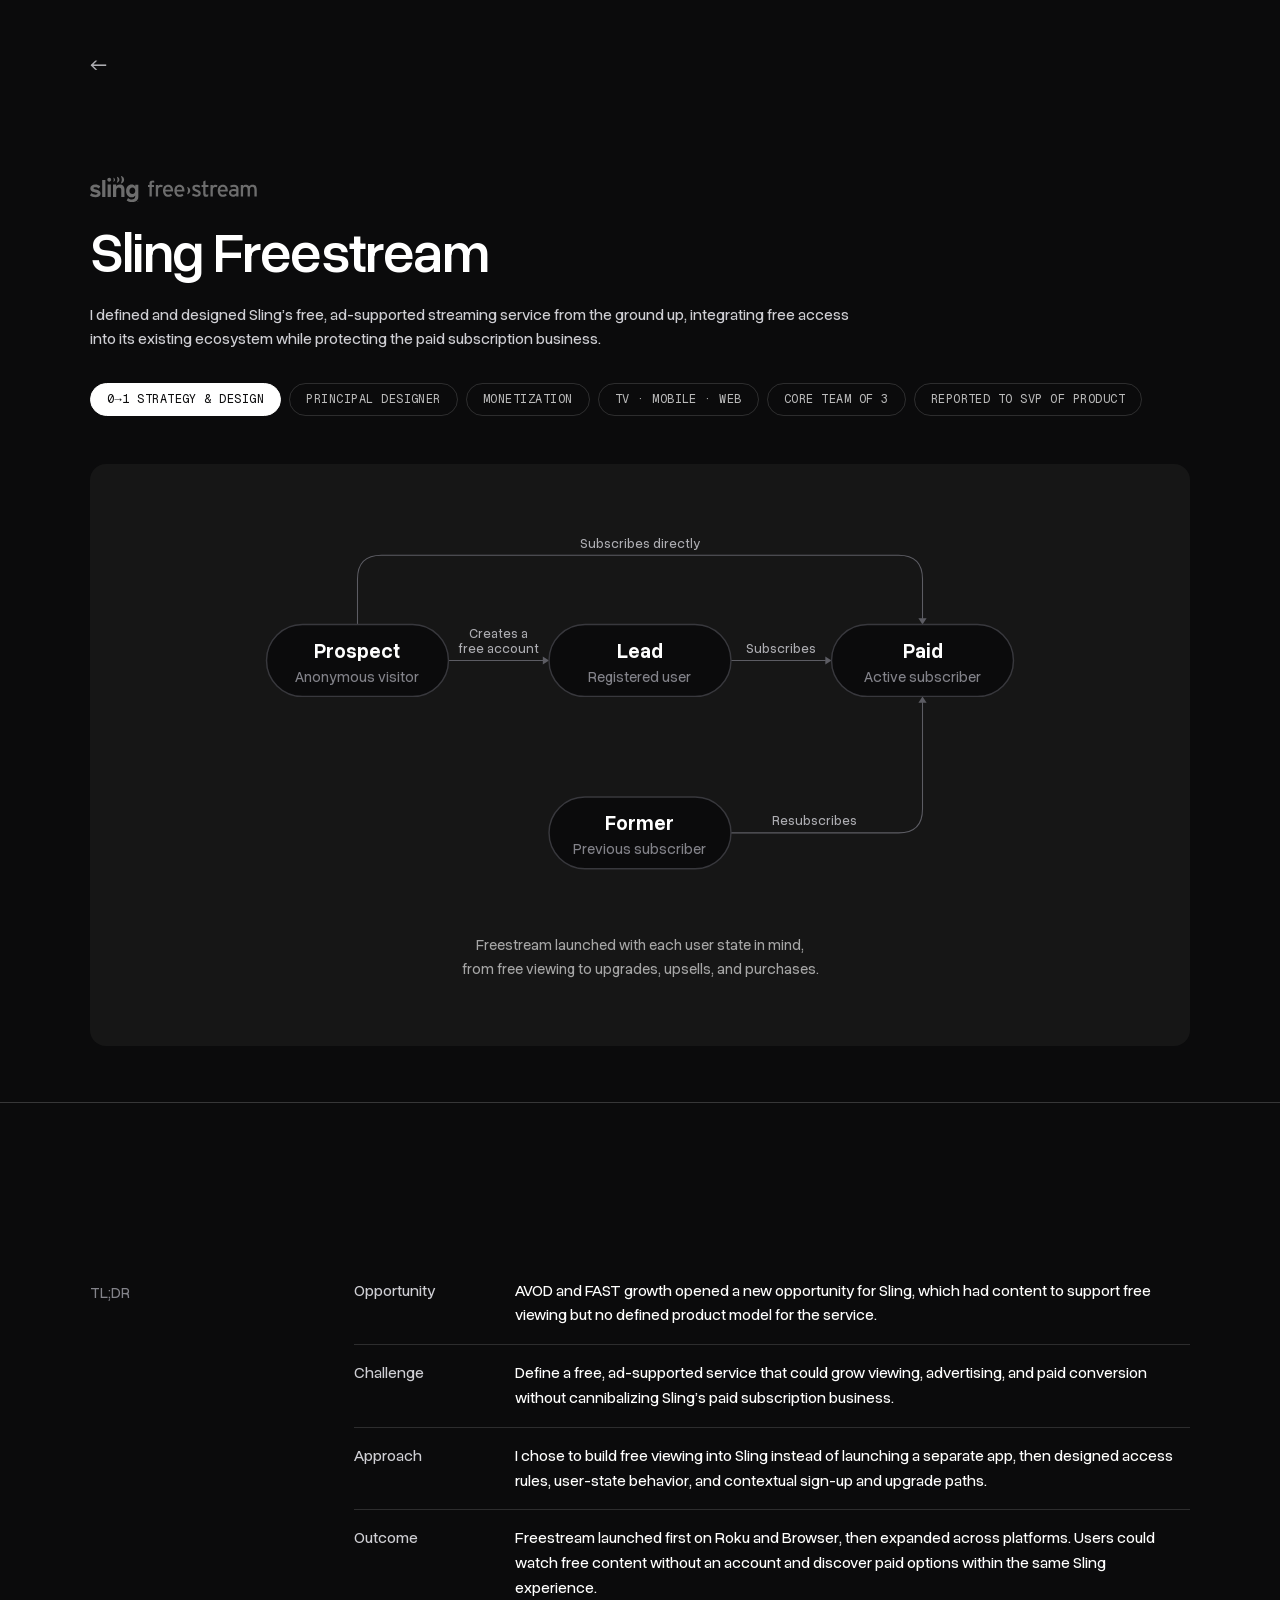
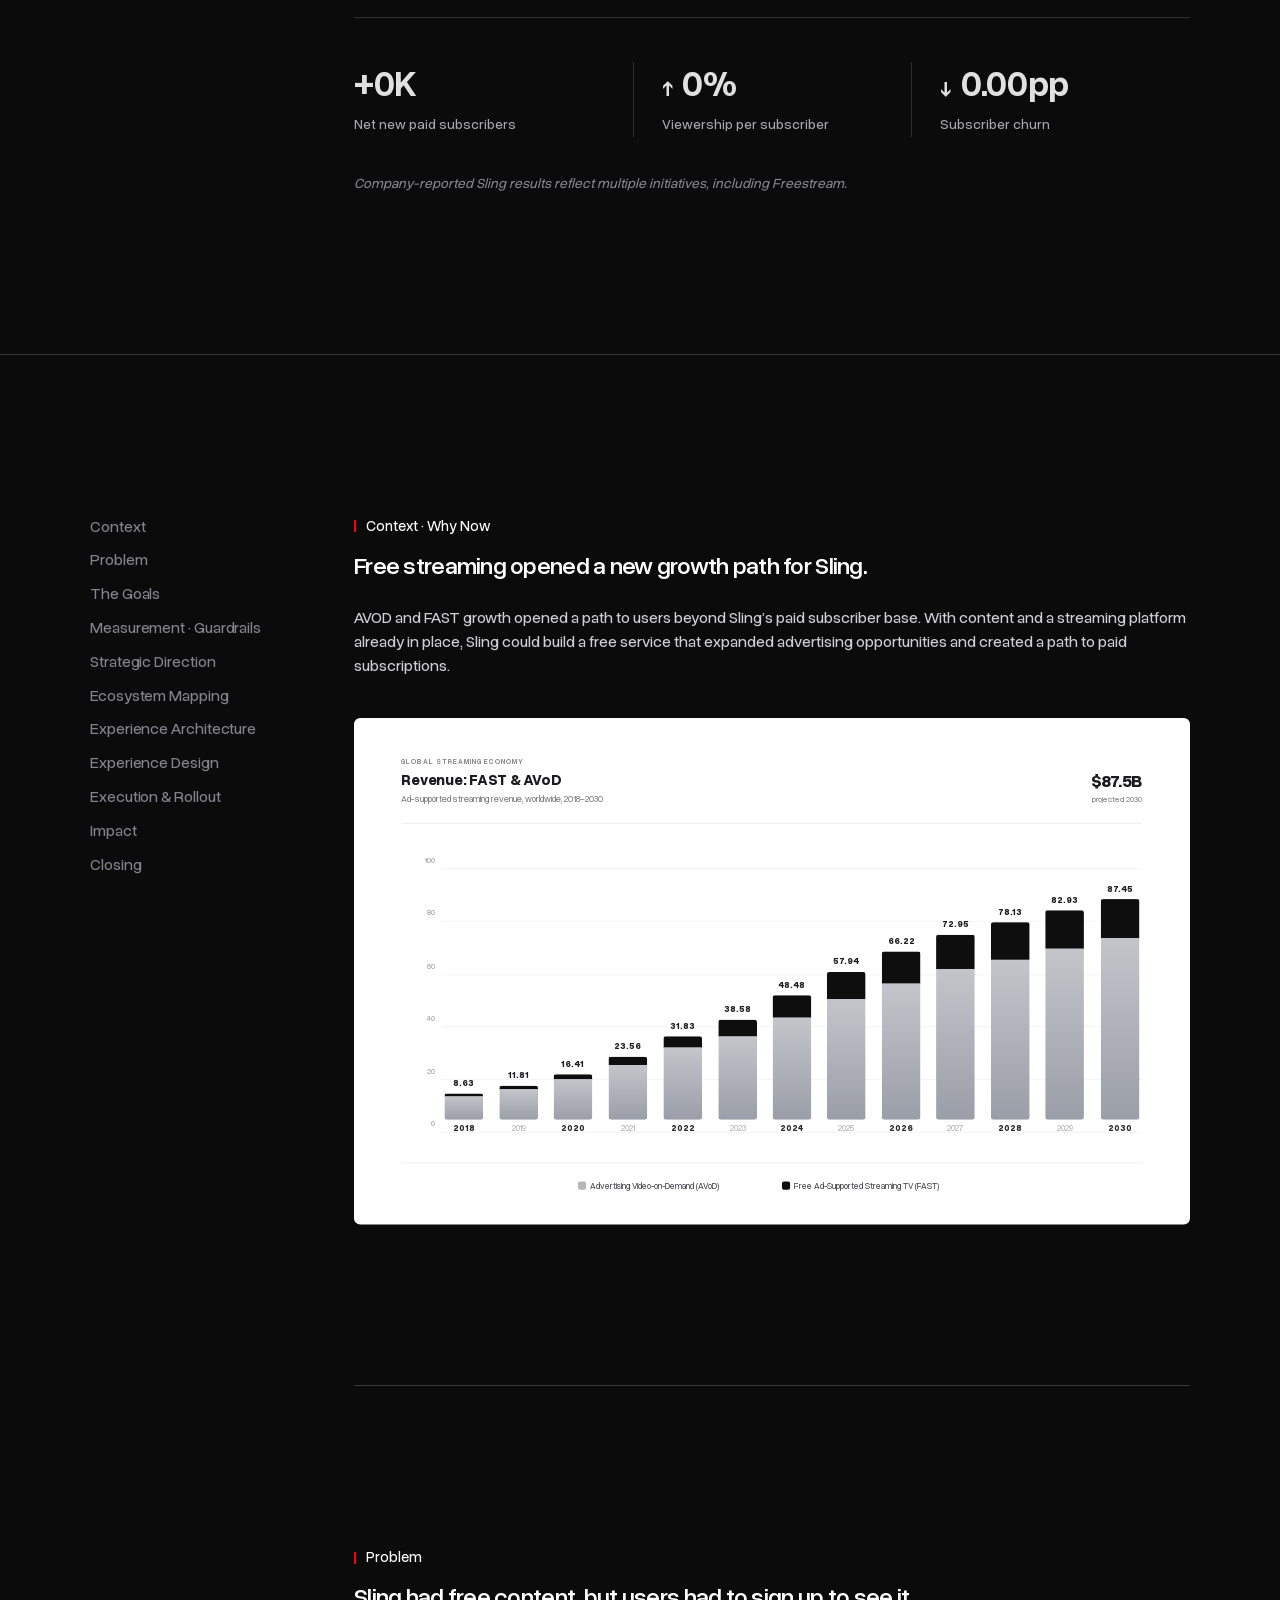
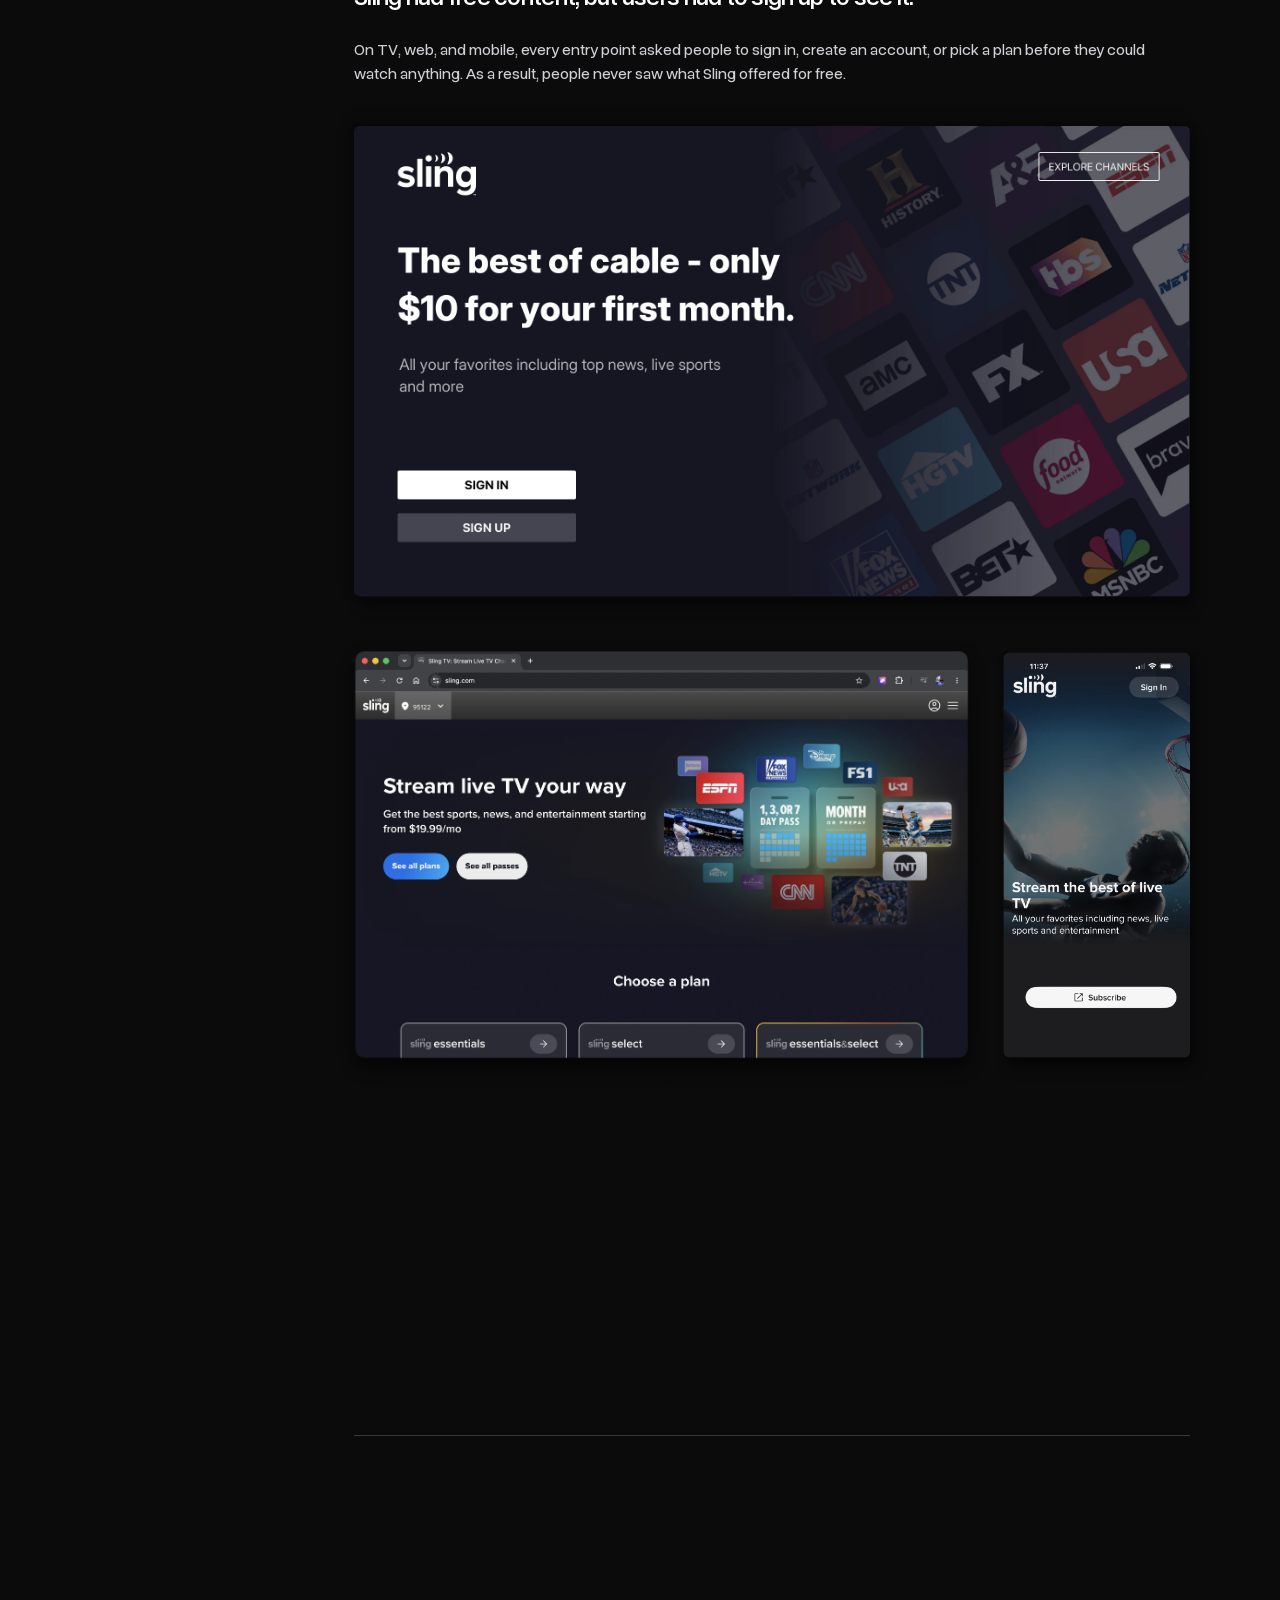
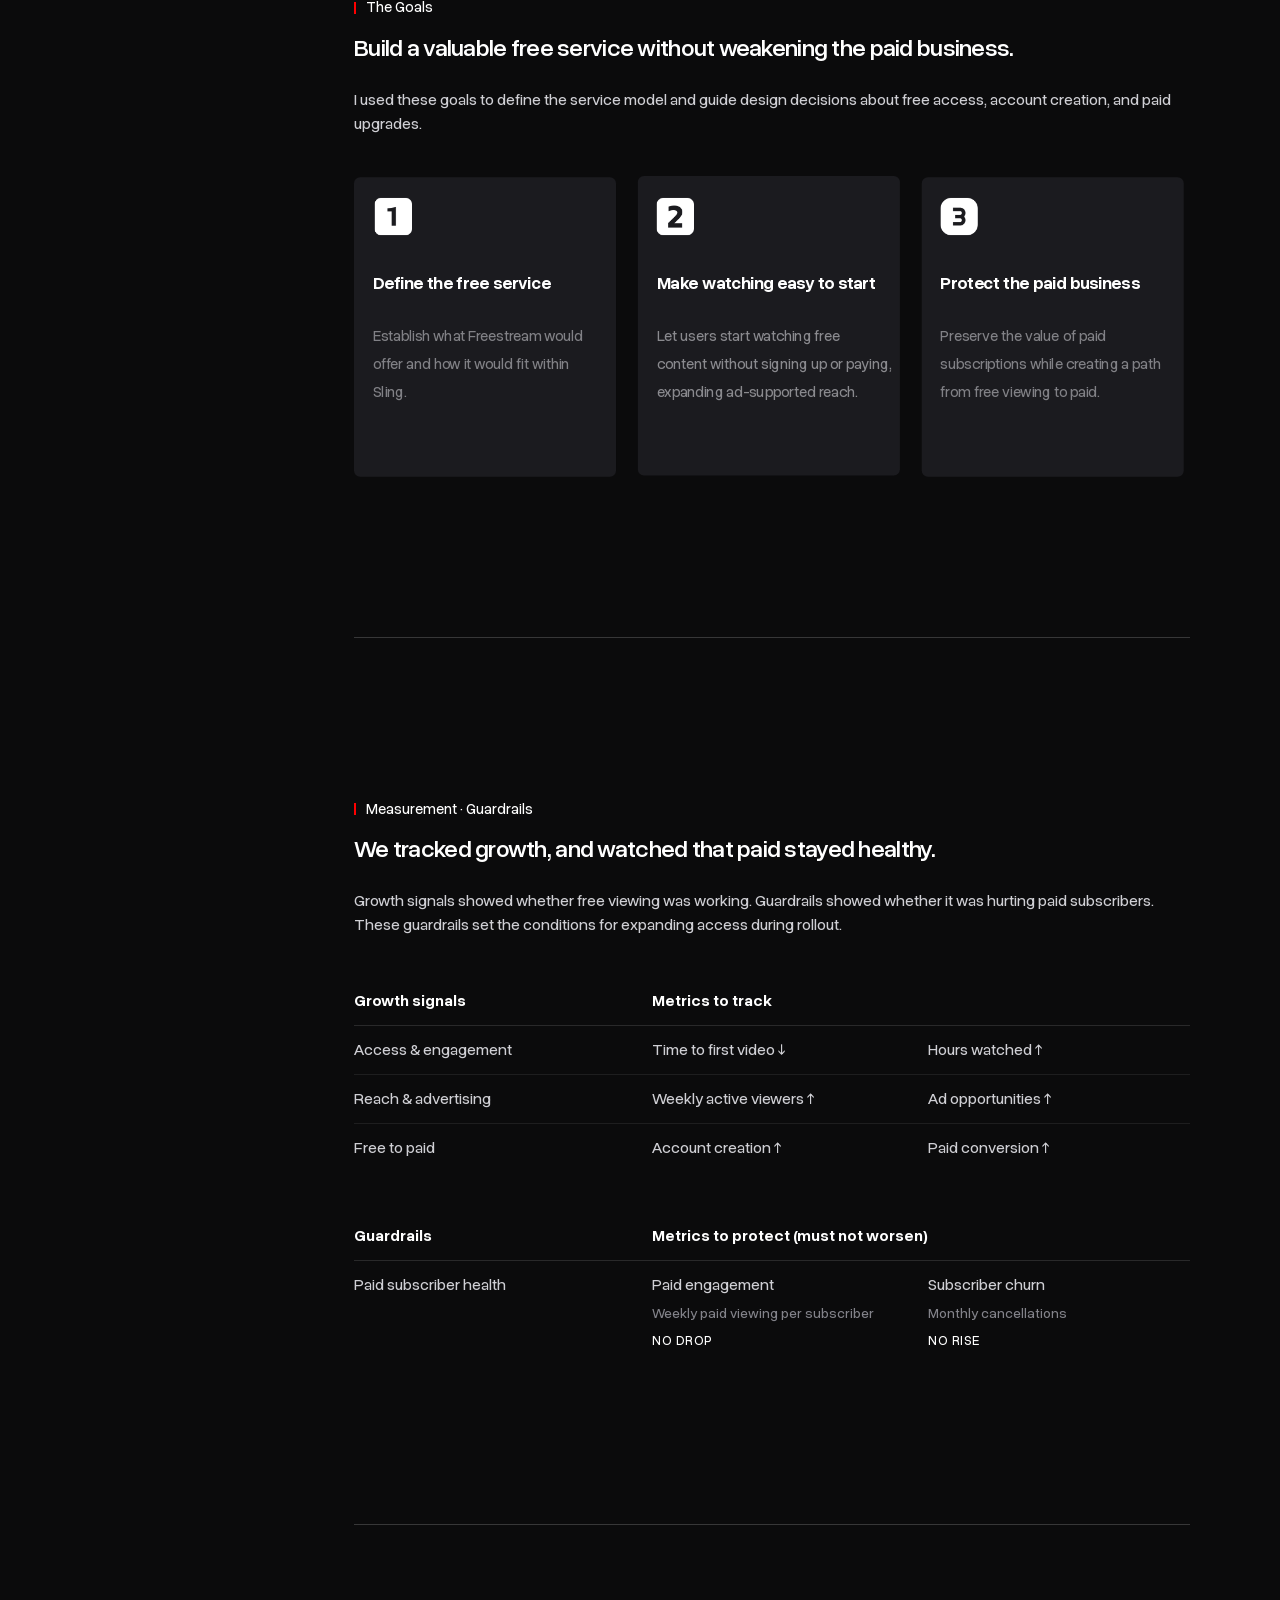
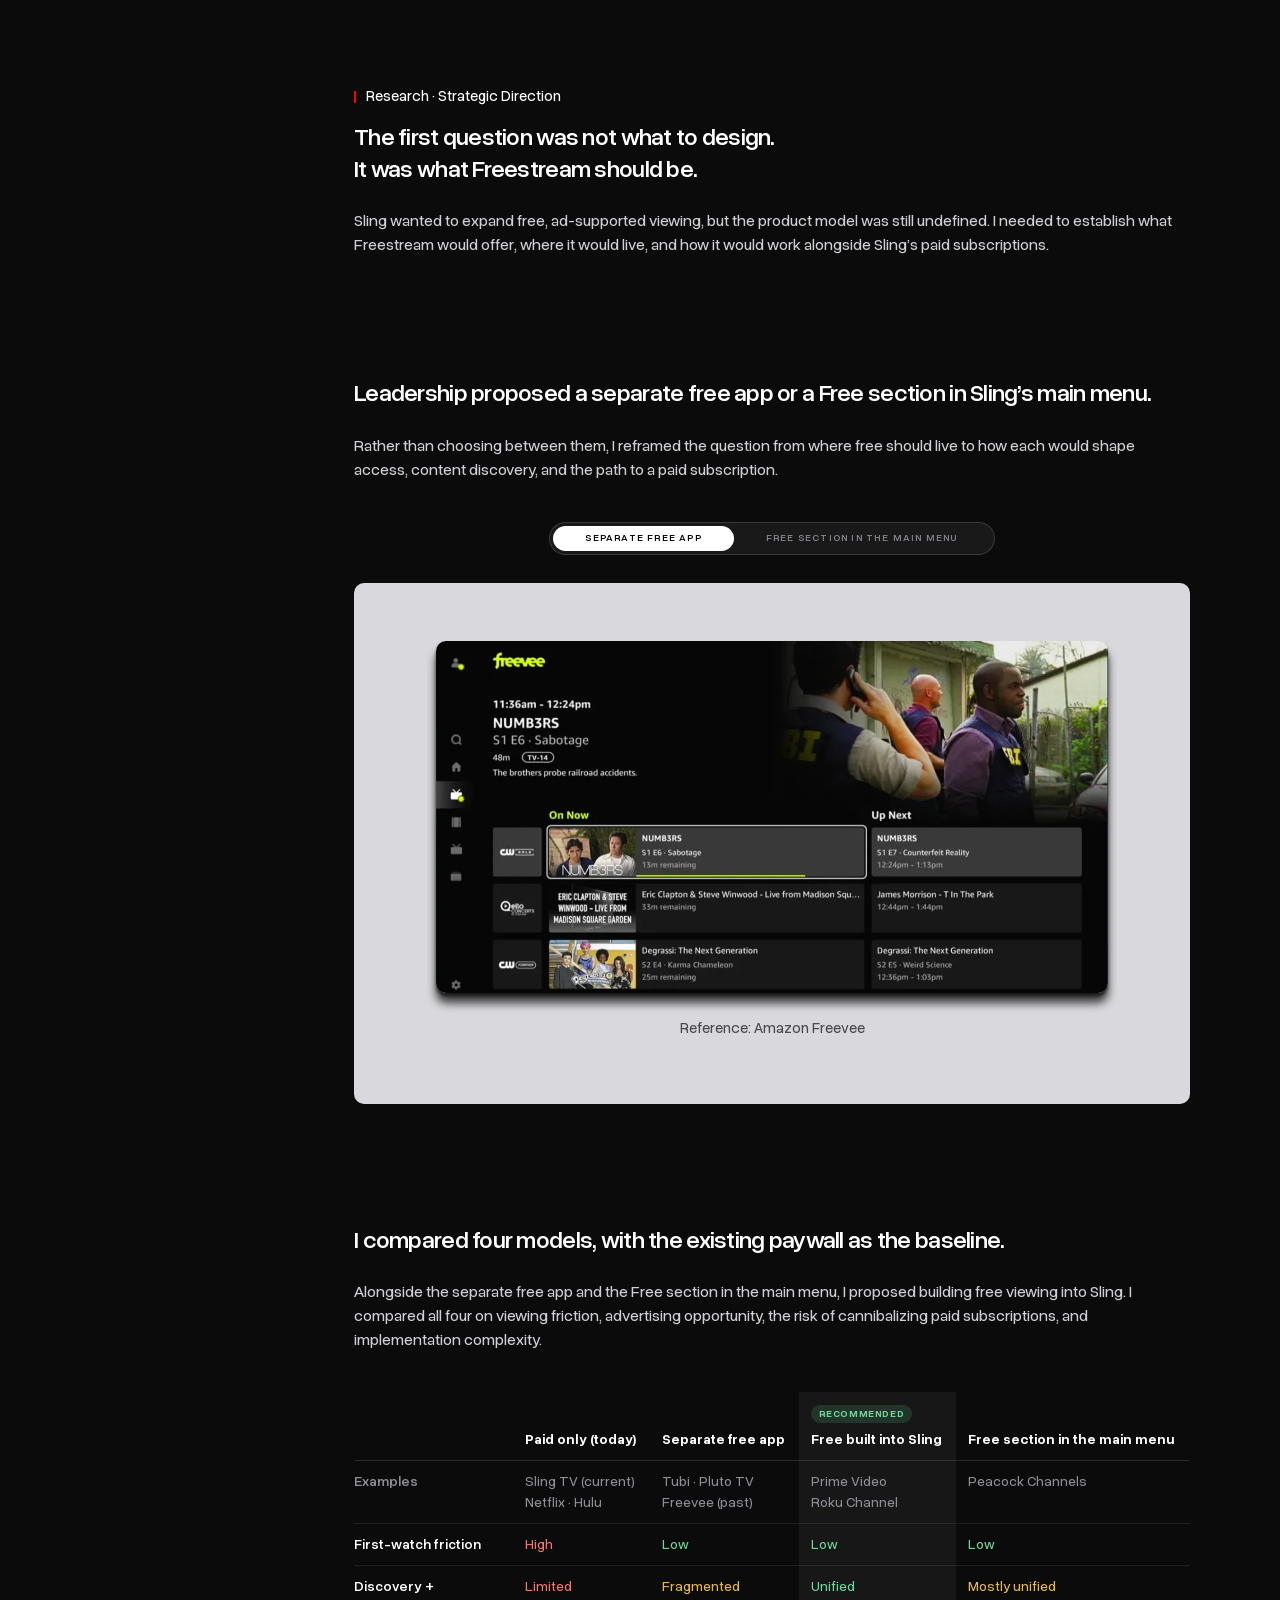
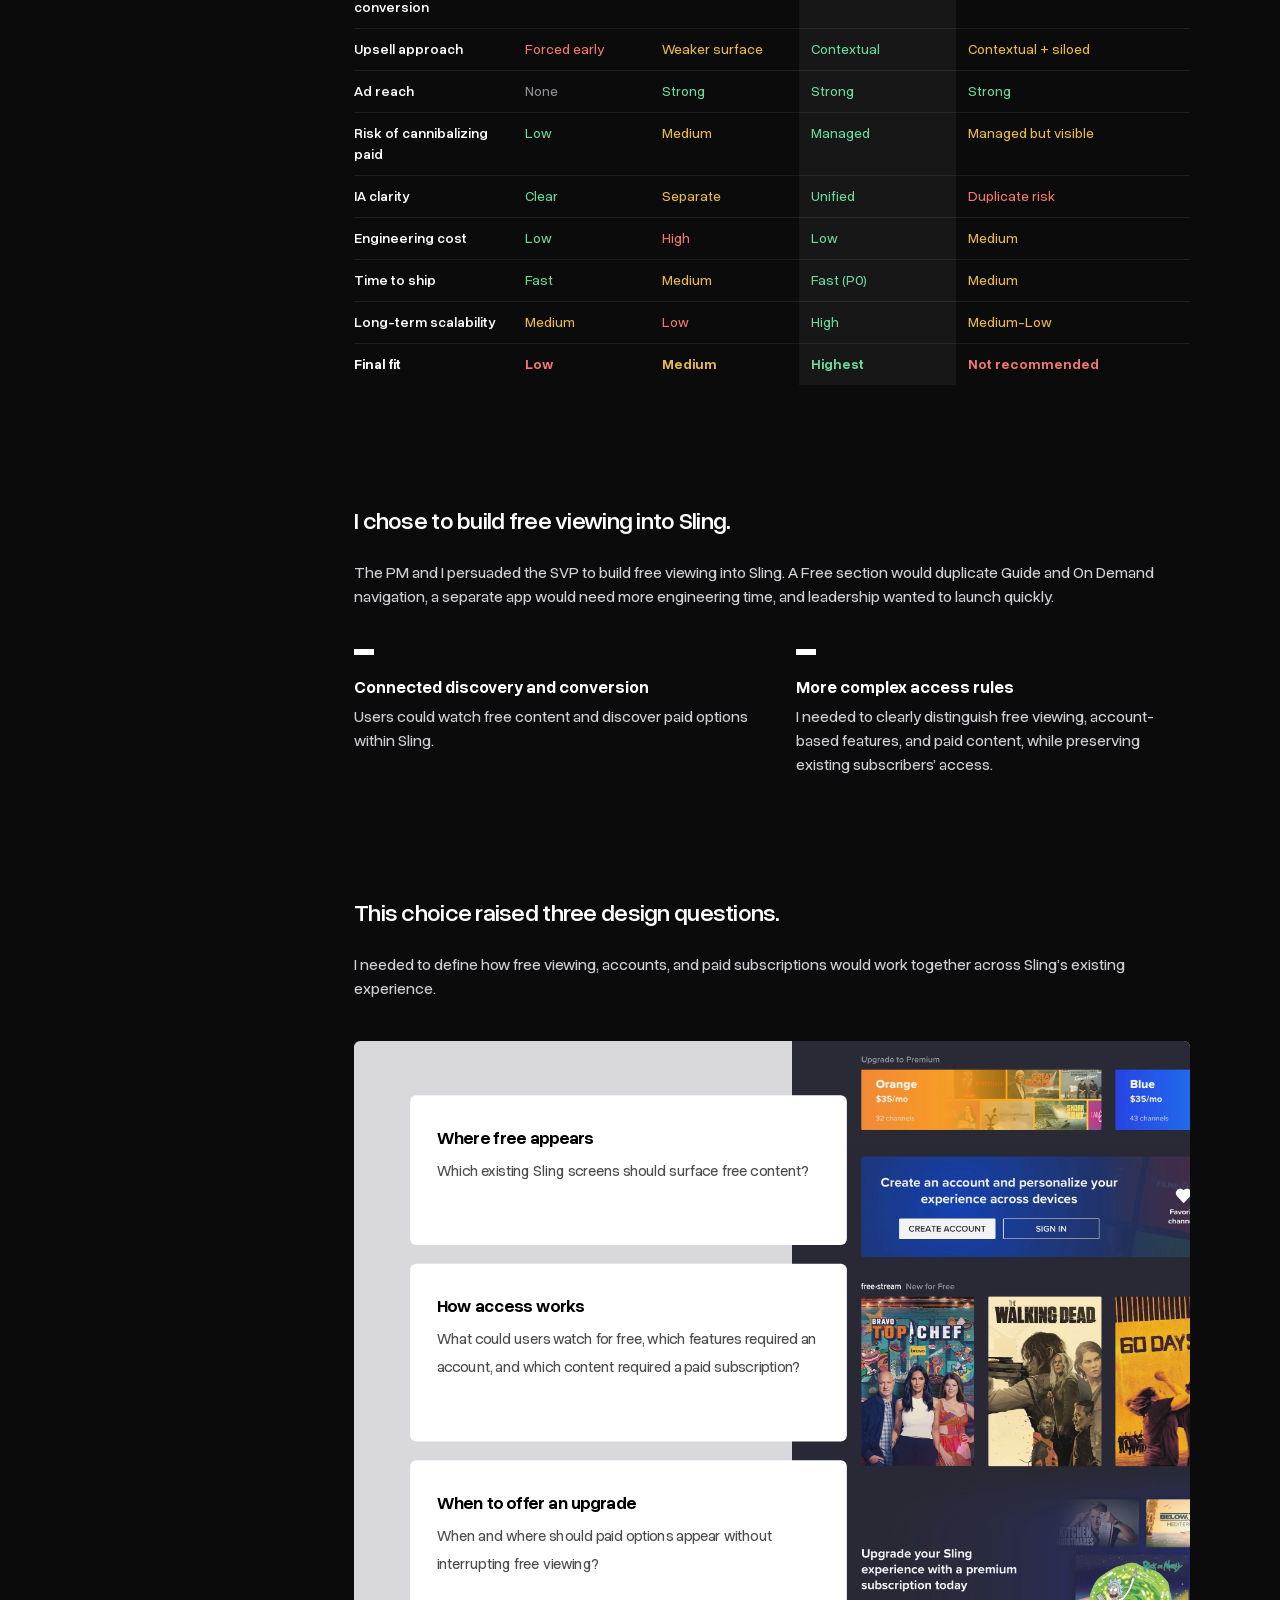
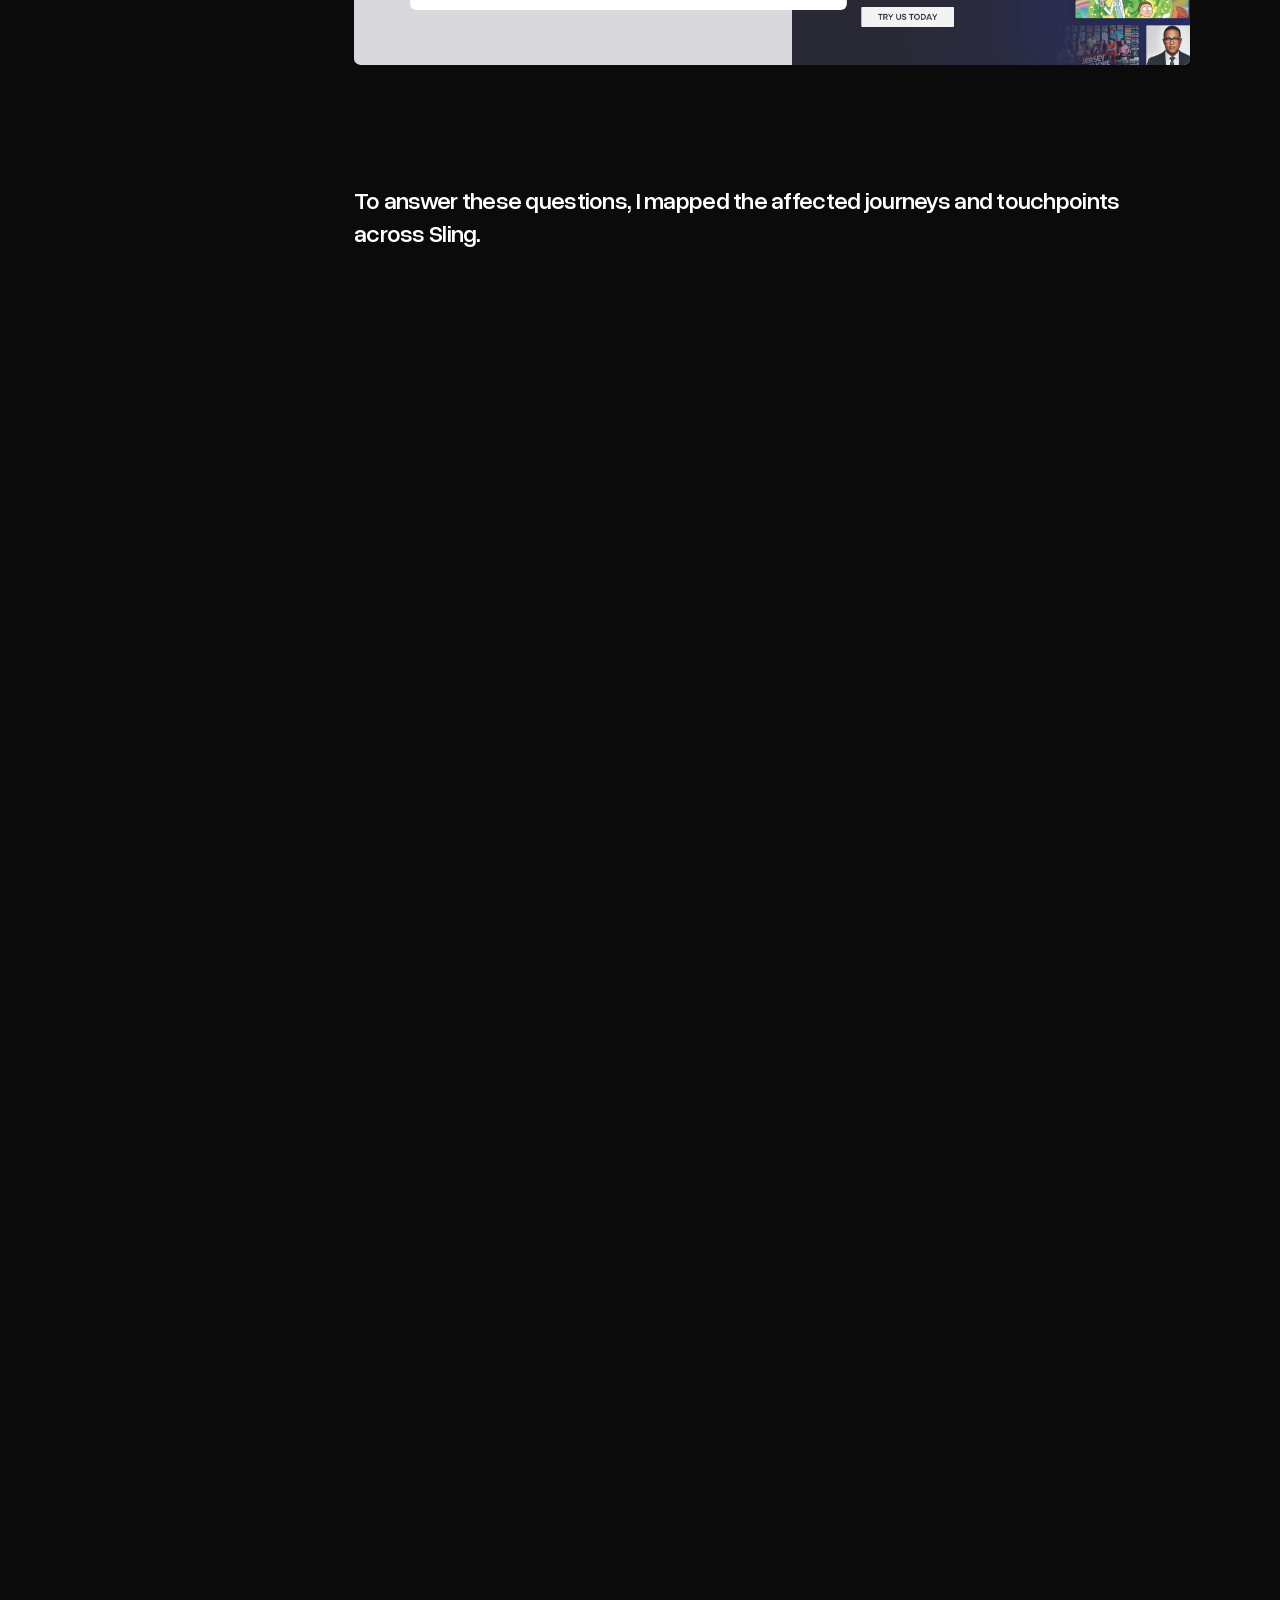
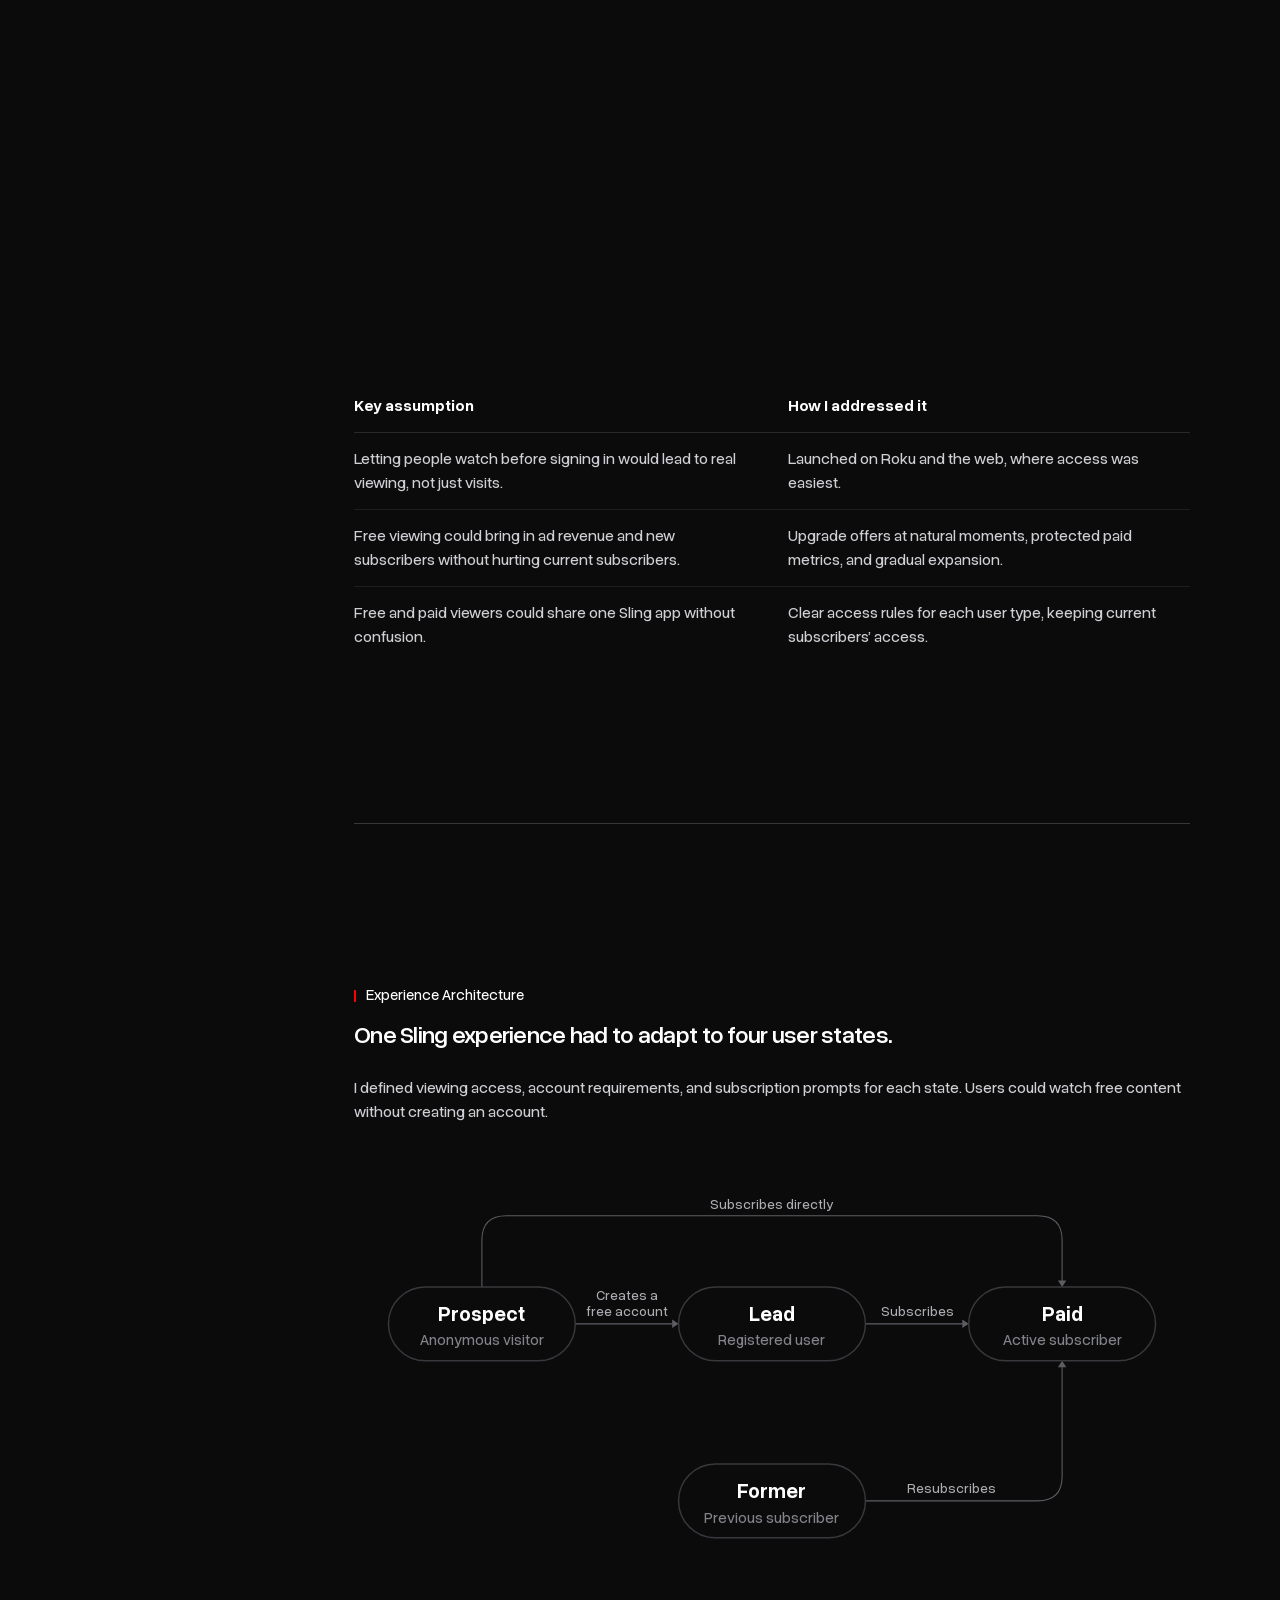
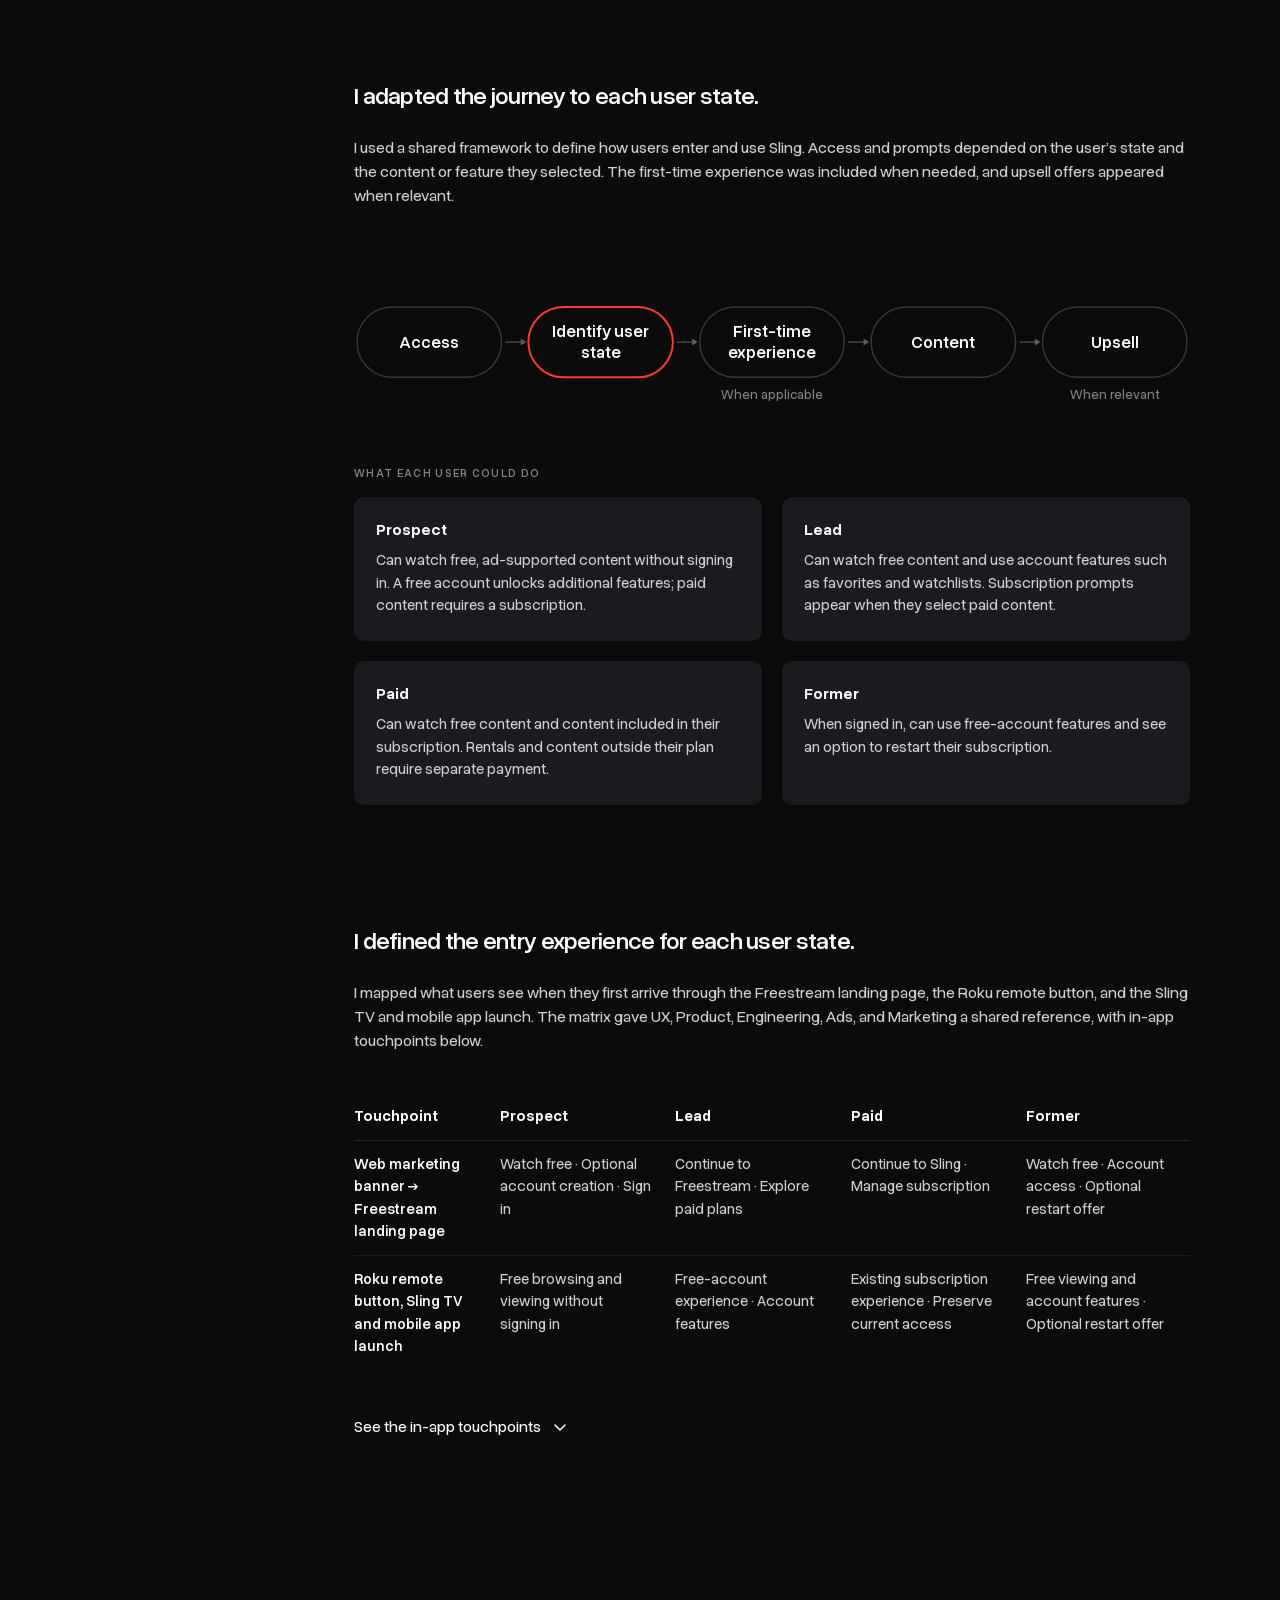
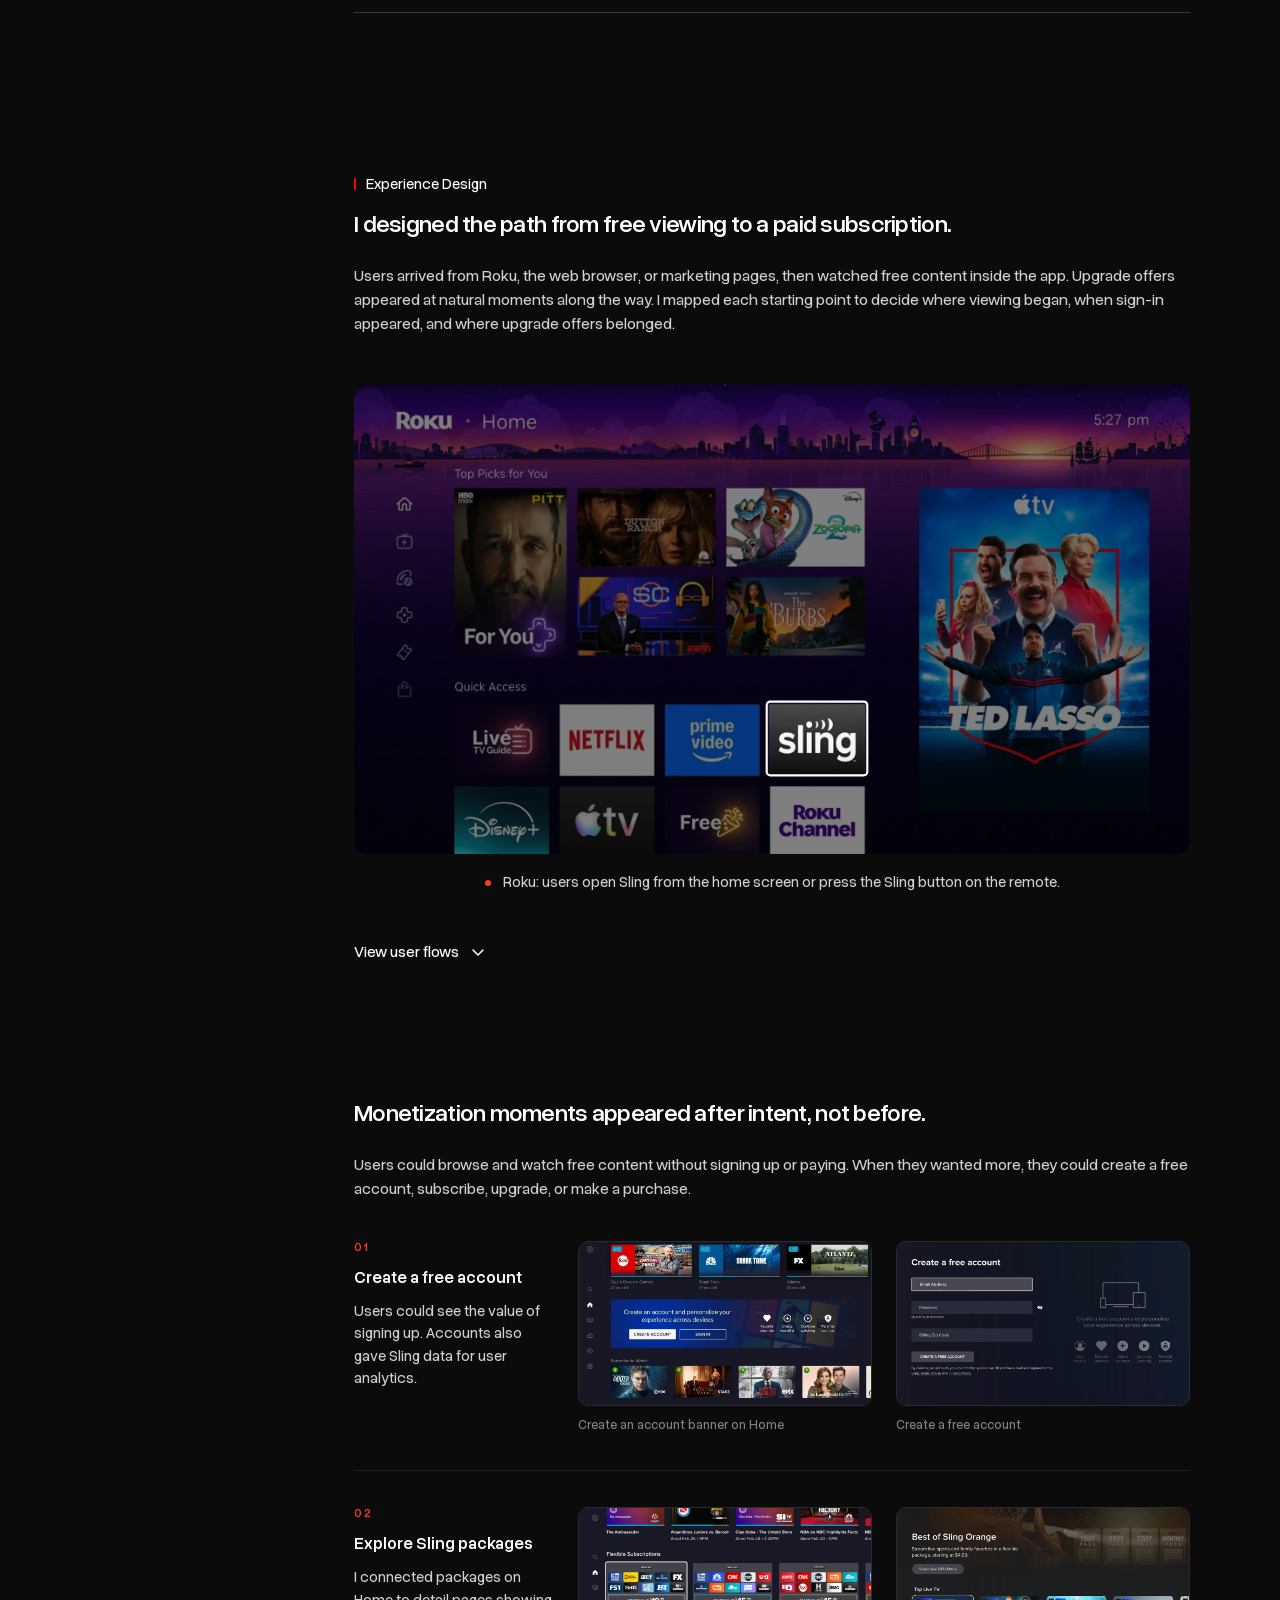
<file: projects/freestream/index.html>
<!DOCTYPE html>
<html lang="en">
<head>
<meta charset="utf-8">
<meta name="viewport" content="width=device-width, initial-scale=1">
<title>Sling Freestream — Kyunghee Lee</title>
<link rel="icon" href="../../favicon.png" type="image/png">
<link rel="preload" href="../../fonts/OverusedGrotesk-VF.woff2" as="font" type="font/woff2" crossorigin>
<link rel="preload" href="../../fonts/GeistMono-latin.woff2" as="font" type="font/woff2" crossorigin>
<!-- Google Analytics 4 -->
<script async src="https://www.googletagmanager.com/gtag/js?id=G-1BYJC3YJBC"></script>
<script>window.dataLayer=window.dataLayer||[];function gtag(){dataLayer.push(arguments)}gtag('js',new Date());gtag('config','G-1BYJC3YJBC');</script>
<style>
@font-face{font-family:'Overused Grotesk';font-weight:200 900;font-style:normal;font-display:block;src:url(../../fonts/OverusedGrotesk-VF.woff2) format('woff2')}
@font-face{font-family:'Geist';font-weight:400 500;font-style:normal;font-display:block;src:url(../../fonts/Geist-latin-ext.woff2) format('woff2');unicode-range:U+0100-02BA, U+02BD-02C5, U+02C7-02CC, U+02CE-02D7, U+02DD-02FF, U+0304, U+0308, U+0329, U+1D00-1DBF, U+1E00-1E9F, U+1EF2-1EFF, U+2020, U+20A0-20AB, U+20AD-20C4, U+2113, U+2C60-2C7F, U+A720-A7FF}
@font-face{font-family:'Geist';font-weight:400 500;font-style:normal;font-display:block;src:url(../../fonts/Geist-latin.woff2) format('woff2');unicode-range:U+0000-00FF, U+0131, U+0152-0153, U+02BB-02BC, U+02C6, U+02DA, U+02DC, U+0304, U+0308, U+0329, U+2000-206F, U+20AC, U+2122, U+2191, U+2193, U+2212, U+2215, U+FEFF, U+FFFD}
@font-face{font-family:'Geist Mono';font-weight:400 500;font-style:normal;font-display:block;src:url(../../fonts/GeistMono-latin-ext.woff2) format('woff2');unicode-range:U+0100-02BA, U+02BD-02C5, U+02C7-02CC, U+02CE-02D7, U+02DD-02FF, U+0304, U+0308, U+0329, U+1D00-1DBF, U+1E00-1E9F, U+1EF2-1EFF, U+2020, U+20A0-20AB, U+20AD-20C4, U+2113, U+2C60-2C7F, U+A720-A7FF}
@font-face{font-family:'Geist Mono';font-weight:400 500;font-style:normal;font-display:block;src:url(../../fonts/GeistMono-latin.woff2) format('woff2');unicode-range:U+0000-00FF, U+0131, U+0152-0153, U+02BB-02BC, U+02C6, U+02DA, U+02DC, U+0304, U+0308, U+0329, U+2000-206F, U+20AC, U+2122, U+2191, U+2193, U+2212, U+2215, U+FEFF, U+FFFD}
:root{--ww:min(1100px,calc(100vw - 160px));--wl:calc((100vw - var(--ww)) / 2);--hl:0px;--ml:min(264px,calc(var(--ww) * .24));--col:calc(var(--ww) - var(--ml))}
@media (max-width:899px){:root{--ww:calc(100vw - 48px);--wl:24px;--hl:0px;--ml:0px;--col:calc(100vw - 48px)}}
.vin,#navwrap{visibility:hidden}
.ready .vin,.ready #navwrap{visibility:visible}
*{box-sizing:border-box}
html{background:#0b0b0c;-webkit-text-size-adjust:100%}
body{margin:0;background:#0b0b0c;color:#d6d4cf;font:400 16px/1.5 'Overused Grotesk',sans-serif;letter-spacing:0;-webkit-font-smoothing:antialiased;overflow-x:hidden}
main{position:relative;width:var(--ww);margin-left:var(--wl);padding:144px 0 160px}
main>*:not(.hero):not(.bleed){margin-left:var(--ml);max-width:var(--col)}
main>.hero{margin-left:var(--hl)}
.vin .gl{text-align:left !important}
.vin{position:absolute;left:0;top:0;transform-origin:0 0;font-family:'Overused Grotesk',sans-serif;tab-size:16px;-moz-tab-size:16px}
.vin .a{position:absolute;box-sizing:border-box;margin:0}
.vin img{display:block;max-width:none}
.vis{position:relative;margin:40px 0}
.vis.hero{margin-top:0;margin-bottom:24px}
.vis.hero img{opacity:.4}
h1{margin:0 0 20px;font:500 clamp(34px,4.4vw,64px)/1 'Overused Grotesk',sans-serif;letter-spacing:-.025em;color:#fff}
.lead{margin:0 0 8px;font:400 16px/1.5 'Overused Grotesk',sans-serif;color:#cfcfd4;max-width:760px}
.chips{display:flex;flex-wrap:wrap;gap:12px 8px;margin:32px 0 0}
.chip{font:400 12px/15.6px "Geist Mono",ui-monospace,monospace;letter-spacing:.04em;text-transform:uppercase;padding:8px 16px;border-radius:999px;border:1px solid rgba(255,255,255,.14);color:rgba(255,255,255,.72)}
.chip.on{background:#fff;border-color:#fff;color:#0b0b0c}
hr{border:0;border-top:1px solid rgba(255,255,255,.18);margin:160px 0}
hr.bleed{margin-left:calc(var(--wl) * -1);width:100vw}
.chips+hr.bleed{margin-left:calc(var(--wl) * -1);width:100vw;margin-top:144px}
.lbl{font:400 15px/1.55 'Overused Grotesk',sans-serif;letter-spacing:0;color:#fff;margin:0 0 12px}
h2{margin:120px 0 24px;font:500 24px/1.35 'Overused Grotesk',sans-serif;letter-spacing:-.03em;color:#fff}
.lbl{display:flex;align-items:center;gap:10px}
.lbl::before{content:'';flex:none;width:2px;height:12px;background:#ff0000}
.lbl+h2{margin-top:12px}
hr+.lbl{margin-top:0}
.bd p{margin:0 0 16px;color:#cfcfd4}
.bd ul{margin:0 0 16px;padding-left:20px;color:#cfcfd4}
.bd li{margin:0 0 12px;font-size:15px;line-height:1.55}
.bd li span[style*="600"]{color:#fff}
#navwrap{position:absolute;z-index:20;left:0;top:0;width:244px}
#nav{position:sticky;top:96px;width:244px;font:400 16px/24.8px 'Overused Grotesk',sans-serif;letter-spacing:-.005em}
#nav a{display:block;margin-bottom:9px;padding-left:18px;border-left:2px solid transparent;color:#83838a;text-decoration:none;white-space:nowrap;transition:color .2s,border-color .2s}
#nav a:hover{color:#fff}
#nav a.sel{color:#fff;border-left-color:#ff0000}
#nav .grp .sub{overflow:hidden;max-height:0;visibility:hidden;transition:max-height .3s ease,visibility 0s .3s}
#nav .grp.open .sub{max-height:260px;visibility:visible;transition:max-height .3s ease,visibility 0s}
#nav .sub a{margin-bottom:6px;padding-left:34px;font-size:14px}
#nav .sub a.sel{color:#fff;border-left-color:#ff0000}
#nav a.in{color:#fff}
#nav .grp>a{margin-bottom:9px}
#nav .grp.open>a{margin-bottom:6px}
@media (max-width:700px){h2{font-size:22px}}

main{padding-bottom:56px}
.pgf{position:relative;display:flex;justify-content:flex-end;align-items:center;min-height:22.4px;margin-top:96px}
.pgf p{position:absolute;left:calc(50% + var(--fx,0px));top:0;transform:translateX(-50%);margin:0;white-space:nowrap;font:400 12px/22.4px 'Overused Grotesk',sans-serif;letter-spacing:.02em;color:#83838a}
.pgf p .cc{display:inline-block;height:15px;width:auto;margin:0 3px;vertical-align:-3px}
.pgf .top{font:400 12px/22.4px 'Overused Grotesk',sans-serif;letter-spacing:.02em;text-transform:uppercase;color:#adadb2;text-decoration:none;white-space:nowrap;transition:color .2s}
.pgf .top:hover{color:#ff0000}
@media (max-width:760px){.pgf{flex-direction:column;align-items:center;gap:4px}.pgf p{position:static;transform:none}}
main>.bk{margin-left:0!important}
main>.bk+.hero{margin-top:32px}
.bk{position:absolute;top:48px;left:0;padding:4px 10px 4px 0;font:300 24px/1 'Overused Grotesk',sans-serif;color:#adadb2;text-decoration:none;white-space:nowrap;transition:color .2s}
.bk:hover{color:#ff0000}

.vis[role=button]{cursor:zoom-in}
.vis[role=button]:focus-visible{outline:2px solid #ff0000;outline-offset:4px}
#lb{position:fixed;inset:0;z-index:200;display:none;overflow:auto;background:rgba(10,10,10,.95);padding:64px 24px 48px;-webkit-overflow-scrolling:touch}
#lb.on{display:block}
#lb .lbw{position:relative;margin:0 auto}
#lb .lbw .vin{transform-origin:0 0;visibility:visible}
#lb .lbx{position:fixed;top:16px;right:20px;z-index:201;appearance:none;border:0;background:rgba(255,255,255,.12);color:#fff;width:40px;height:40px;border-radius:50%;font:300 24px/40px 'Overused Grotesk',sans-serif;cursor:pointer}
#lb .lbx:hover{background:#ff0000}
body.lbo{overflow:hidden}

.rv{opacity:0;transform:translateY(24px);transition:opacity .6s cubic-bezier(.16,1,.3,1) var(--rvd,0ms),transform .6s cubic-bezier(.16,1,.3,1) var(--rvd,0ms)}
.rv.vis{transform:translateY(16px)}
.rv.in{opacity:1;transform:none}
@media (prefers-reduced-motion:reduce){.rv{opacity:1;transform:none;transition:none}}
::selection{background:#ff0000;color:#fff}
</style>
<noscript><style>.vin,#navwrap{visibility:visible}</style></noscript>
</head>
<body>
<div id="navwrap"><nav id="nav" aria-label="Sections"><a href="#" data-y="2740">Context</a><a href="#" data-y="4712">Problem</a><a href="#" data-y="8523">The Goals</a><a href="#" data-y="9912">Measurement · Guardrails</a><a href="#" data-y="12056">Strategic Direction</a><a href="#" data-y="19789">Ecosystem Mapping</a><a href="#" data-y="23675">Experience Architecture</a><a href="#" data-y="27526">Experience Design</a><a href="#" data-y="31614">Execution &amp; Rollout</a><a href="#" data-y="36725">Impact</a><a href="#" data-y="38136">Closing</a></nav></div>
<main>
<a class="bk" href="../../" aria-label="Back to home">&larr;</a>
<div class="vis hero" data-w="1340" data-h="42" data-y="150"><div class="vin" style="width:1340px;height:42px"><div class="a" data-id="0:43" style="left:0.00px;top:0.00px;width:270px;height:42px;"><img class="a" src="a/0_46.svg" alt="" style="left:0px;top:0px;width:77.74px;height:42px;filter:invert(1);"><img class="a" src="a/0_59.svg" alt="Sling Freestream" style="left:90.83px;top:7.14px;width:179.17px;height:27.27px;filter:invert(1);"></div></div></div>
<h1 class="hero" data-y="378">Sling Freestream</h1>
<p class="lead hero" data-y="504">I defined and designed Sling’s free, ad-supported streaming service from the ground up, integrating free access into its existing ecosystem while protecting the paid subscription business.</p>
<div class="chips hero" data-y="738"><span class="chip on">0→1 Strategy &amp; Design</span><span class="chip">Principal Designer</span><span class="chip">Monetization</span><span class="chip">TV · Mobile · Web</span><span class="chip">Core team of 3</span><span class="chip">Reported to SVP of Product</span></div>
<div class="fst hero rv">
<style>
.fst{margin:72px 0 0}.fst.hero{margin:48px 0 0;max-width:none;width:100%;box-sizing:border-box;padding:72px 0 64px;border-radius:16px;background:#161616}.fst.hero .pn{width:74%;margin:0 auto}.fst.hero .fintro{margin:44px auto 0;padding:0 24px;text-align:center;font-weight:400;font-size:clamp(12px,1.15vw,16px);line-height:1.6;color:rgba(255,255,255,.62);opacity:0;transition:opacity .6s ease 2.6s}.fst.hero .pn.go~.fintro{opacity:1}@media (prefers-reduced-motion:reduce){.fst.hero .fintro{opacity:1;transition:none}}@media (max-width:640px){.fst.hero{padding:36px 0;border-radius:12px}.fst.hero .pn{width:90%}}.fst.hero+hr.bleed{margin-top:56px}
.fst .pn{padding:0}
.fst .sv{display:block;width:100%;height:auto;overflow:visible;font-family:'Overused Grotesk',Inter,-apple-system,sans-serif}
.fst .t1{font-size:42px;font-weight:600;fill:#fff}
.fst .t2{font-size:31px;font-weight:400;fill:#83838a}.fst .lb{font-size:28px;font-weight:400;fill:#adadb2}
.fst .nd{transform-box:fill-box;transform-origin:50% 50%}
.fst .pn.pre .nd{opacity:0;transform:scale(.7)}
.fst .pn.pre .draw{stroke-dasharray:1;stroke-dashoffset:1}
.fst .pn.pre .hd{opacity:0}
.fst .pn.go .nd{opacity:1;transform:none;transition:opacity .4s ease var(--d),transform .6s cubic-bezier(.22,1,.36,1) var(--d)}
.fst .pn.go .draw{stroke-dasharray:1;stroke-dashoffset:0;transition:stroke-dashoffset var(--t) cubic-bezier(.45,0,.25,1) var(--d)}
.fst .pn.go .hd{opacity:1;transition:opacity .3s ease var(--d)}
@media (prefers-reduced-motion:reduce){.fst .pn.pre .nd,.fst .pn.go .nd{opacity:1;transform:none;transition:none}.fst .pn.pre .draw,.fst .pn.go .draw{stroke-dasharray:1;stroke-dashoffset:0;transition:none}.fst .pn.pre .hd,.fst .pn.go .hd{opacity:1;transition:none}}
</style>
<div class="pn pre"><svg class="sv" viewBox="0 0 1700 740" role="img" aria-label="Four user states: a Prospect (anonymous visitor) creates a free account to become a Lead, or subscribes directly to become Paid; a Lead subscribes to become Paid; a Former (previous) subscriber resubscribes to become Paid."><path class="ln draw" pathLength="1" d="M450 260H648" fill="none" stroke="#5c5c63" stroke-width="2.2" style="--d:0.4s;--t:0.55s"/><polygon class="hd" points="647,251.4 660,260 647,268.6" fill="#5c5c63" style="--d:0.85s"/><text class="hd lb" x="555" y="212" text-anchor="middle" style="--d:0.85s"><tspan x="555" dy="0">Creates a</tspan><tspan x="555" dy="32">free account</tspan></text><path class="ln draw" pathLength="1" d="M1040 260H1238" fill="none" stroke="#5c5c63" stroke-width="2.2" style="--d:1.2s;--t:0.55s"/><polygon class="hd" points="1237,251.4 1250,260 1237,268.6" fill="#5c5c63" style="--d:1.65s"/><text class="hd lb" x="1145" y="244" text-anchor="middle" style="--d:1.65s"><tspan x="1145" dy="0">Subscribes</tspan></text><path class="ln draw" pathLength="1" d="M260 185V90Q260 40 310 40H1390Q1440 40 1440 90V173" fill="none" stroke="#5c5c63" stroke-width="2.2" style="--d:1.95s;--t:1.0s"/><polygon class="hd" points="1431.4,172 1440,185 1448.6,172" fill="#5c5c63" style="--d:2.85s"/><text class="hd lb" x="850" y="26" text-anchor="middle" style="--d:2.85s"><tspan x="850" dy="0">Subscribes directly</tspan></text><path class="ln draw" pathLength="1" d="M1040 620H1390Q1440 620 1440 570V347" fill="none" stroke="#5c5c63" stroke-width="2.2" style="--d:3.0s;--t:0.85s"/><polygon class="hd" points="1431.4,348 1440,335 1448.6,348" fill="#5c5c63" style="--d:3.75s"/><text class="hd lb" x="1215" y="604" text-anchor="middle" style="--d:3.75s"><tspan x="1215" dy="0">Resubscribes</tspan></text><g class="nd" style="--d:0.0s"><rect x="70" y="185" width="380" height="150" rx="75" fill="#0b0b0c" stroke="#38383d" stroke-width="3"/><text x="260" y="254" class="t1" text-anchor="middle">Prospect</text><text x="260" y="304" class="t2" text-anchor="middle">Anonymous visitor</text></g><g class="nd" style="--d:0.9s"><rect x="660" y="185" width="380" height="150" rx="75" fill="#0b0b0c" stroke="#38383d" stroke-width="3"/><text x="850" y="254" class="t1" text-anchor="middle">Lead</text><text x="850" y="304" class="t2" text-anchor="middle">Registered user</text></g><g class="nd" style="--d:1.7s"><rect x="1250" y="185" width="380" height="150" rx="75" fill="#0b0b0c" stroke="#38383d" stroke-width="3"/><text x="1440" y="254" class="t1" text-anchor="middle">Paid</text><text x="1440" y="304" class="t2" text-anchor="middle">Active subscriber</text></g><g class="nd" style="--d:2.9s"><rect x="660" y="545" width="380" height="150" rx="75" fill="#0b0b0c" stroke="#38383d" stroke-width="3"/><text x="850" y="614" class="t1" text-anchor="middle">Former</text><text x="850" y="664" class="t2" text-anchor="middle">Previous subscriber</text></g></svg><script>(function(){var r=document.currentScript.parentNode;var go=function(){r.classList.remove("pre");r.classList.add("go")};if(!("IntersectionObserver" in window)){go();return}var io=new IntersectionObserver(function(e){if(e[0].isIntersecting){io.disconnect();requestAnimationFrame(function(){requestAnimationFrame(go)})}},{threshold:.45});io.observe(r)})();</script></div>
<p class="fintro">Freestream launched with each user state in mind,<br>from free viewing to upgrades, upsells, and purchases.</p>
</div>

<hr data-y="1143" class="bleed">
<div class="tlx" data-y="1414"><style>
.tlx{position:relative;margin-top:0}
.tlx .tg{position:absolute;left:calc(var(--ml,0px) * -1);top:18px;font:400 15px/25px 'Overused Grotesk',sans-serif;color:#83838a;white-space:nowrap}
.tlx .r{display:grid;grid-template-columns:minmax(104px,17.3%) minmax(0,1fr);gap:0 16px;padding:16px 0 16px;border-bottom:1px solid rgba(255,255,255,.14)}
.tlx .r b{font:400 16px/1.55 'Overused Grotesk',sans-serif;color:#cfcfd4}
.tlx .r p{margin:0;font:400 16px/1.55 'Overused Grotesk',sans-serif;color:#fffffe}
.tlx .st{display:grid;grid-template-columns:repeat(3,minmax(0,1fr));margin-top:44px}
.tlx .st div{padding:2px 0 2px 28px;border-left:1px solid rgba(255,255,255,.14)}
.tlx .st div:first-child{padding-left:0;border-left:0}
.tlx .st .v{display:flex;align-items:baseline;gap:10px;font:600 36px/1.15 'Overused Grotesk',sans-serif;letter-spacing:-.01em;color:#e0e0e0}
.tlx .st .v i{font-style:normal;font-size:22px}
.tlx .st .l{display:block;margin-top:10px;font:400 14px/1.4 'Overused Grotesk',sans-serif;color:#cfcfd4;opacity:.8}
.tlx .src{margin:36px 0 0;font:italic 400 14px/1.5 'Overused Grotesk',sans-serif;color:#83838a}
@media (max-width:899px){.tlx .tg{position:static;display:block;margin:0 0 8px}.tlx .r{grid-template-columns:104px minmax(0,1fr)}}
@media (max-width:640px){.tlx .st{grid-template-columns:1fr 1fr;row-gap:28px}.tlx .st div:nth-child(odd){padding-left:0;border-left:0}}
</style><div class="tg">TL;DR</div><div class="r"><b>Opportunity</b><p>AVOD and FAST growth opened a new opportunity for Sling, which had content to support free viewing but no defined product model for the service.</p></div><div class="r"><b>Challenge</b><p>Define a free, ad-supported service that could grow viewing, advertising, and paid conversion without cannibalizing Sling’s paid subscription business.</p></div><div class="r"><b>Approach</b><p>I chose to build free viewing into Sling instead of launching a separate app, then designed access rules, user-state behavior, and contextual sign-up and upgrade paths.</p></div><div class="r"><b>Outcome</b><p>Freestream launched first on Roku and Browser, then expanded across platforms. Users could watch free content without an account and discover paid options within the same Sling experience.</p></div><div class="st"><div><span class="v"><span class="sn">+37K</span></span><span class="l">Net new paid subscribers</span></div><div><span class="v"><i>↑</i><span class="sn">18%</span></span><span class="l">Viewership per subscriber</span></div><div><span class="v"><i>↓</i><span class="sn">1.41pp</span></span><span class="l">Subscriber churn</span></div></div><p class="src">Company-reported Sling results reflect multiple initiatives, including Freestream.</p></div>
<hr data-y="2569" class="bleed">
<div class="lbl" data-y="2840">Context · Why Now</div>
<h2 data-y="2945">Free streaming opened a new growth path for Sling.</h2>
<div class="bd" data-y="3049"><p>AVOD and FAST growth opened <span class="hl">a path to users beyond Sling’s paid subscriber base</span>. With content and a streaming platform already in place, Sling could build a free service that expanded advertising opportunities and created a path to paid subscriptions.</p></div>
<div class="cht" data-y="3384">
<style>
.cht{margin:40px 0 0}
.cht svg{display:block;width:100%;height:auto;font-family:Inter,'Overused Grotesk',-apple-system,'Helvetica Neue',sans-serif}
.cht .bar{transform-box:fill-box;transform-origin:50% 100%}
.cht .vl{font-weight:700;font-size:14.5px;fill:#1c1c1e;text-anchor:middle}
.cht.pre .bar{transform:scaleY(0)}
.cht.pre .vl{opacity:0;transform:translateY(10px)}
.cht.go .bar{transform:scaleY(1);transition:transform .95s cubic-bezier(.22,.7,.2,1) calc(var(--i)*70ms)}
.cht.go .vl{opacity:1;transform:none;transition:opacity .45s ease calc(var(--i)*70ms + 650ms),transform .45s ease calc(var(--i)*70ms + 650ms)}
.cht .vl{transform-box:fill-box}
@media (prefers-reduced-motion:reduce){.cht.pre .bar,.cht.go .bar{transform:none;transition:none}.cht.pre .vl,.cht.go .vl{opacity:1;transform:none;transition:none}}
</style>
<svg viewBox="0 0 1340 812" role="img" aria-label="Bar chart: global ad-supported streaming revenue (AVoD and FAST), 2018 to 2030, growing from 8.63 to a projected 87.45 billion dollars">
<defs><linearGradient id="chA" x1="0" y1="0" x2="0" y2="1"><stop offset="0" stop-color="#c3c5ca"/><stop offset="1" stop-color="#9a9ea8"/></linearGradient></defs>
<rect width="1340" height="812" rx="10" fill="#fff"/>
<text x="76" y="74" font-size="11.5" font-weight="600" letter-spacing="1.6" fill="#8a8a90">GLOBAL STREAMING ECONOMY</text>
<text x="76" y="108" font-size="24" font-weight="700" fill="#1c1c1e" letter-spacing="-0.4">Revenue: FAST &amp; AVoD</text>
<text x="76" y="135" font-size="14.5" fill="#7d7d84">Ad-supported streaming revenue, worldwide, 2018–2030</text>
<text x="1263" y="110" font-size="28" font-weight="700" fill="#1c1c1e" text-anchor="end" letter-spacing="-0.5">$87.5B</text>
<text x="1263" y="135" font-size="13.5" fill="#8a8a90" text-anchor="end">projected 2030</text>
<line x1="76" y1="169" x2="1263" y2="169" stroke="#e6e6e8"/>
<line x1="140" y1="241.4" x2="1263" y2="241.4" stroke="#eeeef0"/>
<text x="130" y="231.9" font-size="13" fill="#a4a4aa" text-anchor="end">100</text>
<line x1="140" y1="326" x2="1263" y2="326" stroke="#eeeef0"/>
<text x="130" y="316.5" font-size="13" fill="#a4a4aa" text-anchor="end">80</text>
<line x1="140" y1="411.7" x2="1263" y2="411.7" stroke="#eeeef0"/>
<text x="130" y="402.2" font-size="13" fill="#a4a4aa" text-anchor="end">60</text>
<line x1="140" y1="494.7" x2="1263" y2="494.7" stroke="#eeeef0"/>
<text x="130" y="485.2" font-size="13" fill="#a4a4aa" text-anchor="end">40</text>
<line x1="140" y1="579.5" x2="1263" y2="579.5" stroke="#eeeef0"/>
<text x="130" y="570.0" font-size="13" fill="#a4a4aa" text-anchor="end">20</text>
<line x1="140" y1="664.2" x2="1263" y2="664.2" stroke="#eeeef0"/>
<text x="130" y="654.7" font-size="13" fill="#a4a4aa" text-anchor="end">0</text>
<g class="bar" style="--i:0"><clipPath id="c0"><rect x="145.0" y="601.9" width="62" height="42.1" rx="4"/></clipPath>
<g clip-path="url(#c0)"><rect x="145.0" y="601.9" width="62" height="5.0" fill="#0e0e0f"/><rect x="145.0" y="606.4" width="62" height="37.6" fill="url(#chA)"/></g></g>
<text class="vl" style="--i:0" x="176" y="589.9">8.63</text>
<text x="176" y="662" font-size="14" text-anchor="middle" font-weight="700" fill="#2a2a2e">2018</text>
<g class="bar" style="--i:1"><clipPath id="c1"><rect x="233.0" y="589.3" width="62" height="54.7" rx="4"/></clipPath>
<g clip-path="url(#c1)"><rect x="233.0" y="589.3" width="62" height="6.1" fill="#0e0e0f"/><rect x="233.0" y="594.9" width="62" height="49.1" fill="url(#chA)"/></g></g>
<text class="vl" style="--i:1" x="264" y="577.3">11.81</text>
<text x="264" y="662" font-size="14" text-anchor="middle" fill="#b5b5ba">2019</text>
<g class="bar" style="--i:2"><clipPath id="c2"><rect x="320.0" y="571.1" width="62" height="72.9" rx="4"/></clipPath>
<g clip-path="url(#c2)"><rect x="320.0" y="571.1" width="62" height="8.3" fill="#0e0e0f"/><rect x="320.0" y="579.0" width="62" height="65.0" fill="url(#chA)"/></g></g>
<text class="vl" style="--i:2" x="351" y="559.1">16.41</text>
<text x="351" y="662" font-size="14" text-anchor="middle" font-weight="700" fill="#2a2a2e">2020</text>
<g class="bar" style="--i:3"><clipPath id="c3"><rect x="408.0" y="542.9" width="62" height="101.1" rx="4"/></clipPath>
<g clip-path="url(#c3)"><rect x="408.0" y="542.9" width="62" height="13.9" fill="#0e0e0f"/><rect x="408.0" y="556.3" width="62" height="87.7" fill="url(#chA)"/></g></g>
<text class="vl" style="--i:3" x="439" y="530.9">23.56</text>
<text x="439" y="662" font-size="14" text-anchor="middle" fill="#b5b5ba">2021</text>
<g class="bar" style="--i:4"><clipPath id="c4"><rect x="496.0" y="510.2" width="62" height="133.8" rx="4"/></clipPath>
<g clip-path="url(#c4)"><rect x="496.0" y="510.2" width="62" height="18.4" fill="#0e0e0f"/><rect x="496.0" y="528.0" width="62" height="116.0" fill="url(#chA)"/></g></g>
<text class="vl" style="--i:4" x="527" y="498.2">31.83</text>
<text x="527" y="662" font-size="14" text-anchor="middle" font-weight="700" fill="#2a2a2e">2022</text>
<g class="bar" style="--i:5"><clipPath id="c5"><rect x="584.0" y="483.5" width="62" height="160.5" rx="4"/></clipPath>
<g clip-path="url(#c5)"><rect x="584.0" y="483.5" width="62" height="27.3" fill="#0e0e0f"/><rect x="584.0" y="510.3" width="62" height="133.7" fill="url(#chA)"/></g></g>
<text class="vl" style="--i:5" x="615" y="471.5">38.58</text>
<text x="615" y="662" font-size="14" text-anchor="middle" fill="#b5b5ba">2023</text>
<g class="bar" style="--i:6"><clipPath id="c6"><rect x="671.0" y="444.4" width="62" height="199.6" rx="4"/></clipPath>
<g clip-path="url(#c6)"><rect x="671.0" y="444.4" width="62" height="36.2" fill="#0e0e0f"/><rect x="671.0" y="480.1" width="62" height="163.9" fill="url(#chA)"/></g></g>
<text class="vl" style="--i:6" x="702" y="432.4">48.48</text>
<text x="702" y="662" font-size="14" text-anchor="middle" font-weight="700" fill="#2a2a2e">2024</text>
<g class="bar" style="--i:7"><clipPath id="c7"><rect x="758.0" y="407.0" width="62" height="237.0" rx="4"/></clipPath>
<g clip-path="url(#c7)"><rect x="758.0" y="407.0" width="62" height="44.1" fill="#0e0e0f"/><rect x="758.0" y="450.5" width="62" height="193.5" fill="url(#chA)"/></g></g>
<text class="vl" style="--i:7" x="789" y="395.0">57.94</text>
<text x="789" y="662" font-size="14" text-anchor="middle" fill="#b5b5ba">2025</text>
<g class="bar" style="--i:8"><clipPath id="c8"><rect x="846.0" y="374.2" width="62" height="269.8" rx="4"/></clipPath>
<g clip-path="url(#c8)"><rect x="846.0" y="374.2" width="62" height="51.8" fill="#0e0e0f"/><rect x="846.0" y="425.6" width="62" height="218.4" fill="url(#chA)"/></g></g>
<text class="vl" style="--i:8" x="877" y="362.2">66.22</text>
<text x="877" y="662" font-size="14" text-anchor="middle" font-weight="700" fill="#2a2a2e">2026</text>
<g class="bar" style="--i:9"><clipPath id="c9"><rect x="933.0" y="347.6" width="62" height="296.4" rx="4"/></clipPath>
<g clip-path="url(#c9)"><rect x="933.0" y="347.6" width="62" height="55.2" fill="#0e0e0f"/><rect x="933.0" y="402.3" width="62" height="241.7" fill="url(#chA)"/></g></g>
<text class="vl" style="--i:9" x="964" y="335.6">72.95</text>
<text x="964" y="662" font-size="14" text-anchor="middle" fill="#b5b5ba">2027</text>
<g class="bar" style="--i:10"><clipPath id="c10"><rect x="1021.0" y="327.2" width="62" height="316.8" rx="4"/></clipPath>
<g clip-path="url(#c10)"><rect x="1021.0" y="327.2" width="62" height="60.8" fill="#0e0e0f"/><rect x="1021.0" y="387.4" width="62" height="256.6" fill="url(#chA)"/></g></g>
<text class="vl" style="--i:10" x="1052" y="315.2">78.13</text>
<text x="1052" y="662" font-size="14" text-anchor="middle" font-weight="700" fill="#2a2a2e">2028</text>
<g class="bar" style="--i:11"><clipPath id="c11"><rect x="1108.0" y="308.2" width="62" height="335.8" rx="4"/></clipPath>
<g clip-path="url(#c11)"><rect x="1108.0" y="308.2" width="62" height="61.9" fill="#0e0e0f"/><rect x="1108.0" y="369.6" width="62" height="274.4" fill="url(#chA)"/></g></g>
<text class="vl" style="--i:11" x="1139" y="296.2">82.93</text>
<text x="1139" y="662" font-size="14" text-anchor="middle" fill="#b5b5ba">2029</text>
<g class="bar" style="--i:12"><clipPath id="c12"><rect x="1197.0" y="290.3" width="62" height="353.7" rx="4"/></clipPath>
<g clip-path="url(#c12)"><rect x="1197.0" y="290.3" width="62" height="63.0" fill="#0e0e0f"/><rect x="1197.0" y="352.8" width="62" height="291.2" fill="url(#chA)"/></g></g>
<text class="vl" style="--i:12" x="1228" y="278.3">87.45</text>
<text x="1228" y="662" font-size="14" text-anchor="middle" font-weight="700" fill="#2a2a2e">2030</text>
<rect x="76" y="636" width="1187" height="0" />
<line x1="76" y1="713" x2="1263" y2="713" stroke="#e6e6e8"/>
<rect x="359" y="743" width="13" height="13" rx="3" fill="#b4b6bb"/><text x="379" y="755" font-size="14" fill="#4a4a50">Advertising Video-on-Demand (AVoD)</text>
<rect x="686" y="743" width="13" height="13" rx="3" fill="#0e0e0f"/><text x="706" y="755" font-size="14" fill="#4a4a50">Free Ad-Supported Streaming TV (FAST)</text>
</svg>
<script>
(function(){var r=document.currentScript.parentNode;r.classList.add('pre');
var go=function(){r.classList.remove('pre');r.classList.add('go')};
if(!('IntersectionObserver' in window)){go();return}
var io=new IntersectionObserver(function(e){if(e[0].isIntersecting){io.disconnect();requestAnimationFrame(function(){requestAnimationFrame(go)})}},{threshold:.3});
io.observe(r)})();
</script>
</div>
<hr data-y="4542">
<div class="lbl" data-y="4812">Problem</div>
<h2 data-y="4917">Sling had free content, but users had to sign up to see it.</h2>
<div class="bd" data-y="5021"><p>On TV, web, and mobile, every entry point asked people to sign in, create an account, or pick a plan before they could watch anything. <span class="hl">As a result, people never saw what Sling offered for free.</span></p></div>
<div class="vis" data-w="1340" data-h="1547" data-y="5246"><div class="vin" style="width:1340px;height:1547px"><div class="a" data-id="0:188" style="left:0.00px;top:0.00px;width:1340px;height:754px;overflow:hidden;box-shadow:inset 0 0 0 0.5px rgba(151,151,151,0.12),8px 16px 20px 0px rgba(0,0,0,0.4),-8px -8px 20px 0px rgba(0,0,0,0.2);border-radius:10px;"><img src="a/0_188.webp" alt="" style="width:100%;height:100%;object-fit:fill"></div><div class="a" data-id="0:186" style="left:-39.17px;top:813.55px;width:1064.34px;height:734px;opacity:0.99;overflow:hidden;"><img src="a/0_186.webp" alt="" style="width:100%;height:100%;object-fit:fill"></div><div class="a" data-id="0:187" style="left:1041.00px;top:843.59px;width:299px;height:649.81px;overflow:hidden;box-shadow:inset 0 0 0 0.5px rgba(151,151,151,0.12),8px 16px 20px 0px rgba(0,0,0,0.4),0px 4px 8px 0px rgba(0,0,0,0.25);border-radius:10px;"><img src="a/0_187.webp" alt="" style="width:100%;height:100%;object-fit:fill"></div></div></div>
<h2 data-y="7110"><span class="hl">Leadership’s biggest concern was whether opening free access would cannibalize paid subscriptions.</span></h2>
<hr data-y="8352">
<div class="lbl" data-y="8623">The Goals</div>
<h2 data-y="8728">Build a valuable free service without weakening the paid business.</h2>
<div class="bd" data-y="8832"><p><span class="hl">I used these goals to define the service model and guide design decisions</span> about free access, account creation, and paid upgrades.</p></div>
<div class="vis" data-w="1340" data-h="482" data-y="9057"><div class="vin" style="width:1340px;height:482px"><div class="a" data-id="0:170" style="left:0.00px;top:0.00px;width:1330px;height:482px;"><div class="a" data-id="0:171" style="left:0px;top:2px;width:420px;height:480px;border-radius:10px;background:#1b1b1f;box-shadow:none;"></div><div class="a" data-id="0:172" style="left:30px;top:155px;width:308px;height:34px;white-space:pre;text-align:left;font:600 28px/normal 'Overused Grotesk';color:#ffffff;">Define the free service</div><div class="a" data-id="0:173" style="left:30px;top:234px;width:360px;height:135px;opacity:0.7;white-space:pre-wrap;text-align:left;font:400 24px/45px 'Overused Grotesk';color:#adadb2;">Establish what Freestream would offer and how it would fit within Sling.</div><div class="a" data-id="0:174" style="left:455px;top:0px;width:420px;height:480px;border-radius:10px;background:#1b1b1f;box-shadow:none;"></div><div class="a" data-id="0:175" style="left:485px;top:155px;width:277px;height:34px;white-space:pre;text-align:left;font:600 28px/normal 'Overused Grotesk';color:#ffffff;">Make watching easy to start</div><div class="a" data-id="0:176" style="left:485px;top:234px;width:377px;height:180px;opacity:0.76;white-space:pre-wrap;text-align:left;font:400 24px/45px 'Overused Grotesk';color:#adadb2;">Let users start watching free content without signing up or paying, expanding ad-supported reach.</div><div class="a" data-id="0:177" style="left:910px;top:2px;width:420px;height:480px;border-radius:10px;background:#1b1b1f;box-shadow:none;"></div><div class="a" data-id="0:178" style="left:940px;top:155px;width:258px;height:34px;white-space:pre;text-align:left;font:600 28px/normal 'Overused Grotesk';color:#ffffff;">Protect the paid business</div><div class="a" data-id="0:179" style="left:940px;top:234px;width:360px;height:135px;opacity:0.7;white-space:pre-wrap;text-align:left;font:400 24px/45px 'Overused Grotesk';color:#adadb2;">Preserve the value of paid subscriptions while creating a path from free viewing to paid.</div><div class="a" data-id="0:180" style="left:33px;top:35px;width:60px;height:60px;overflow:hidden;"><img src="a/0_180.webp" alt="" style="width:100%;height:100%;object-fit:fill;filter:invert(1);"></div><div class="a" data-id="0:181" style="left:485px;top:35px;width:60px;height:60px;overflow:hidden;"><img src="a/0_181.webp" alt="" style="width:100%;height:100%;object-fit:fill;filter:invert(1);"></div><div class="a" data-id="0:182" style="left:940px;top:35px;width:60px;height:60px;overflow:hidden;"><img src="a/0_182.webp" alt="" style="width:100%;height:100%;object-fit:fill;filter:invert(1);"></div></div></div></div>
<hr data-y="9741">
<div class="lbl" data-y="10012">Measurement · Guardrails</div>
<h2 data-y="10117"><span class="hl">We tracked growth, and watched that paid stayed healthy.</span></h2>
<div class="bd" data-y="10221"><p>Growth signals showed whether free viewing was working. Guardrails showed whether it was hurting paid subscribers. <span class="hl">These guardrails set the conditions for expanding access during rollout.</span></p></div>
<div class="mtw" data-y="10440">
<style>
.mtw{margin:40px 0 0}
.mtw table{table-layout:fixed;width:100%;margin:0 0 40px;border-collapse:collapse;font:400 16px/1.5 'Overused Grotesk',sans-serif;color:#cfcfd4;text-align:left}
.mtw th,.mtw td{padding:12px 14px;vertical-align:top;border-top:1px solid rgba(255,255,255,.08)}
.mtw th:first-child,.mtw td:first-child{padding-left:0}
.mtw thead th{border-top:0;border-bottom:1px solid rgba(255,255,255,.12);color:#fff;font-weight:600}
.mtw thead th:first-child{width:34%}
.mtw table:last-of-type{margin-bottom:0}
@media (max-width:640px){.mtw table{font-size:14px}.mtw th,.mtw td{padding:12px 8px}.mtw thead th:first-child{width:auto}}
</style>
<table>
<thead><tr><th>Growth signals</th><th colspan="2">Metrics to track</th></tr></thead>
<tbody>
<tr><td>Access &amp; engagement</td><td>Time to first video ↓</td><td>Hours watched ↑</td></tr>
<tr><td>Reach &amp; advertising</td><td>Weekly active viewers ↑</td><td>Ad opportunities ↑</td></tr>
<tr><td>Free to paid</td><td>Account creation ↑</td><td>Paid conversion ↑</td></tr>
</tbody></table>
<table>
<thead><tr><th>Guardrails</th><th colspan="2">Metrics to protect (must not worsen)</th></tr></thead>
<tbody>
<tr><td>Paid subscriber health</td><td>Paid engagement<br><span style="display:inline-block;margin-top:6px;color:#83838a;font-size:14px">Weekly paid viewing per subscriber</span><br><span style="display:inline-block;margin-top:6px;font-weight:400;font-size:13px;letter-spacing:.04em;text-transform:uppercase;color:#fff">No drop</span></td><td>Subscriber churn<br><span style="display:inline-block;margin-top:6px;color:#83838a;font-size:14px">Monthly cancellations</span><br><span style="display:inline-block;margin-top:6px;font-weight:400;font-size:13px;letter-spacing:.04em;text-transform:uppercase;color:#fff">No rise</span></td></tr>
</tbody></table>
</div>
<hr data-y="11884">
<div class="lbl" data-y="12156">Research · Strategic Direction</div>
<h2 data-y="12253">The first question was not what to design. <br>It was what Freestream should be.</h2>
<div class="bd" data-y="12433"><p>Sling wanted to expand free, ad-supported viewing, but the product model was still undefined. I needed to establish what Freestream would offer, where it would live, and how it would work alongside Sling’s paid subscriptions.</p></div>
<h2 data-y="12794">Leadership proposed a separate free app or a Free section in Sling’s main menu.</h2>
<div class="bd" data-y="12914"><p>Rather than choosing between them, <span class="hl">I reframed the question from where free should live</span> to how each would shape access, content discovery, and the path to a paid subscription.</p></div>
<div class="fsg" data-y="13184">
<style>
.fsg{margin:40px 0}
.fsg .fsl{display:flex;width:max-content;max-width:100%;margin:0 auto 28px;padding:3px;border-radius:999px;background:rgba(255,255,255,.06);border:1px solid rgba(255,255,255,.14)}
.fsg .fsl button{appearance:none;border:0;background:transparent;color:#83838a;font:500 10px/15px 'Overused Grotesk',sans-serif;letter-spacing:.12em;text-transform:uppercase;padding:5px 32px;border-radius:999px;cursor:pointer;transition:background .25s,color .25s}
.fsg .fsl button:hover{color:#fff}
.fsg .fsl button.on{background:#fff;color:#000}
.fsg .fsw{display:grid}
.fsg .fsp{grid-area:1/1;background:#d9d9dd;border-radius:10px;padding:7% 0 4.5%;text-align:center;opacity:0;visibility:hidden;transition:opacity .3s ease,visibility 0s linear .3s}
.fsg .fsp.on{opacity:1;visibility:visible;transition:opacity .3s ease,visibility 0s}
.fsg .fsp img{display:block;width:80.4%;height:auto;margin:0 auto;border-radius:10px;box-shadow:0 3px 3px 0 rgba(0,0,0,.55),0 10px 10px 0 rgba(0,0,0,.75)}
.fsg .fsp p{margin:24px 0 0;font:400 15px/1.5 'Overused Grotesk',sans-serif;color:#4a4a4e;text-align:center}
@media (max-width:640px){.fsg .fsl button{padding:5px 14px;letter-spacing:.06em}.fsg .fsp p{font-size:12px}}
</style>
<div class="fsl" role="tablist"><button type="button" role="tab" class="on" aria-selected="true">Separate free app</button><button type="button" role="tab" aria-selected="false">Free section in the main menu</button></div>
<div class="fsw"><div class="fsp on"><img src="a/0_231.webp" alt="Amazon Freevee on TV"><p>Reference: Amazon Freevee</p></div>
<div class="fsp"><img src="a/0_232.webp" alt="Sling Free navigation concept with a Free item in the main menu"><p>Reference: Sling Free navigation concept</p></div></div>
<script>
(function(){var r=document.currentScript.parentNode,b=r.querySelectorAll('.fsl button'),p=r.querySelectorAll('.fsp');
b.forEach(function(x,i){x.addEventListener('click',function(){b.forEach(function(y,j){y.classList.toggle('on',i===j);y.setAttribute('aria-selected',i===j)});p.forEach(function(y,j){y.classList.toggle('on',i===j)})})})})();
</script>
</div>
<h2 data-y="15068">I compared four models, with the existing paywall as the baseline.</h2>
<div class="bd" data-y="15188"><p>Alongside the separate free app and the Free section in the main menu, I proposed building free viewing into Sling. I compared all four on viewing friction, advertising opportunity, the risk of cannibalizing paid subscriptions, and implementation complexity.</p></div>
<div class="fcw" data-y="15368">
<style>
.fcw{margin:40px 0 0;overflow-x:auto;-webkit-overflow-scrolling:touch}
.fcw table{width:100%;min-width:720px;border-collapse:collapse;font:400 14px/1.5 'Overused Grotesk',sans-serif;color:#cfcfd4;text-align:left}
.fcw th,.fcw td{padding:10px 12px;vertical-align:top;border-top:1px solid rgba(255,255,255,.08)}
.fcw th:first-child,.fcw td:first-child{padding-left:0;width:19%;color:#fff;font-weight:500}
.fcw thead th{border-top:0;border-bottom:1px solid rgba(255,255,255,.12);color:#fff;font-weight:600;vertical-align:bottom}
.fcw thead th:first-child{font-weight:600}
.fcw .rc{background:rgba(255,255,255,.05)}
.fcw .rec{display:inline-block;margin-bottom:6px;padding:1px 8px;border-radius:99px;background:rgba(95,208,140,.16);color:#6fd69a;font:600 10px/1.6 'Overused Grotesk',sans-serif;letter-spacing:.06em}
.fcw .g{color:#6fd69a}.fcw .w{color:#e8b94a}.fcw .b{color:#f0786e}.fcw .n{color:#8d8d94}
.fcw tr.ex td{color:#8d8d94}
.fcw tr.ff td{font-weight:600}
</style>
<table>
<thead><tr><th></th><th>Paid only (today)</th><th>Separate free app</th><th class="rc"><span class="rec">RECOMMENDED</span><br>Free built into Sling</th><th>Free section in the main menu</th></tr></thead>
<tbody>
<tr class="ex"><td>Examples</td><td>Sling TV (current)<br>Netflix · Hulu</td><td>Tubi · Pluto TV<br>Freevee (past)</td><td class="rc">Prime Video<br>Roku Channel</td><td>Peacock Channels</td></tr>
<tr><td>First-watch friction</td><td><span class="b">High</span></td><td><span class="g">Low</span></td><td class="rc"><span class="g">Low</span></td><td><span class="g">Low</span></td></tr>
<tr><td>Discovery + conversion</td><td><span class="b">Limited</span></td><td><span class="w">Fragmented</span></td><td class="rc"><span class="g">Unified</span></td><td><span class="w">Mostly unified</span></td></tr>
<tr><td>Upsell approach</td><td><span class="b">Forced early</span></td><td><span class="w">Weaker surface</span></td><td class="rc"><span class="g">Contextual</span></td><td><span class="w">Contextual + siloed</span></td></tr>
<tr><td>Ad reach</td><td><span class="n">None</span></td><td><span class="g">Strong</span></td><td class="rc"><span class="g">Strong</span></td><td><span class="g">Strong</span></td></tr>
<tr><td>Risk of cannibalizing paid</td><td><span class="g">Low</span></td><td><span class="w">Medium</span></td><td class="rc"><span class="g">Managed</span></td><td><span class="w">Managed but visible</span></td></tr>
<tr><td>IA clarity</td><td><span class="g">Clear</span></td><td><span class="w">Separate</span></td><td class="rc"><span class="g">Unified</span></td><td><span class="b">Duplicate risk</span></td></tr>
<tr><td>Engineering cost</td><td><span class="g">Low</span></td><td><span class="b">High</span></td><td class="rc"><span class="g">Low</span></td><td><span class="w">Medium</span></td></tr>
<tr><td>Time to ship</td><td><span class="g">Fast</span></td><td><span class="w">Medium</span></td><td class="rc"><span class="g">Fast (P0)</span></td><td><span class="w">Medium</span></td></tr>
<tr><td>Long-term scalability</td><td><span class="w">Medium</span></td><td><span class="b">Low</span></td><td class="rc"><span class="g">High</span></td><td><span class="w">Medium-Low</span></td></tr>
<tr class="ff"><td>Final fit</td><td><span class="b">Low</span></td><td><span class="w">Medium</span></td><td class="rc"><span class="g">Highest</span></td><td><span class="b">Not recommended</span></td></tr>
</tbody></table>
</div>
<h2 data-y="16706">I chose to build free viewing into Sling.</h2>
<div class="bd" data-y="16826"><p>The PM and I <span class="hl">persuaded the SVP to build free viewing into Sling</span>. A Free section would duplicate Guide and On Demand navigation, a separate app would need more engineering time, and leadership wanted to launch quickly.</p></div>
<div class="fcz" data-y="17036">
<style>
.fcz{display:grid;grid-template-columns:1fr 1fr;gap:40px 48px;margin:40px 0}
.fcz i{display:block;width:20px;height:6px;background:#fff;margin:0 0 20px}
.fcz h3{margin:0 0 4px;font:600 17px/1.5 'Overused Grotesk',sans-serif;color:#fff}
.fcz p{margin:0;font:400 16px/1.5 'Overused Grotesk',sans-serif;color:#cfcfd4}
@media (max-width:760px){.fcz{grid-template-columns:1fr;gap:40px}}
</style>
<div><i></i><h3>Connected discovery and conversion</h3><p>Users could watch free content and discover paid options within Sling.</p></div>
<div><i></i><h3>More complex access rules</h3><p>I needed to clearly distinguish free viewing, account-based features, and paid content, while preserving existing subscribers’ access.</p></div>
</div>
<h2 data-y="17896">This choice raised three design questions.</h2>
<div class="bd" data-y="18016"><p>I needed to define how free viewing, accounts, and paid subscriptions would work together across Sling’s existing experience.</p></div>
<div class="vis" data-w="1340" data-h="1000" data-y="18212"><div class="vin" style="width:1340px;height:1000px"><div class="a" data-id="0:249" style="left:0.00px;top:0.00px;width:1340px;height:1000px;"><div class="a" data-id="0:251" style="left:0px;top:0px;width:1340px;height:1000px;border-radius:10px;background:#d9d9dd;"></div><div class="a" style="left:0px;top:0px;width:1340px;height:1000px;overflow:hidden;border-radius:10px;"><div class="a" data-id="0:252" style="left:702px;top:-632px;width:931px;height:1835px;opacity:0.9;overflow:hidden;"><img src="a/0_252.webp" alt="" style="width:100%;height:100%;object-fit:fill"></div><div class="a" data-id="0:253" style="left:90px;width:700px;top:87px;height:825px;"><div class="a" data-id="0:254" style="left:0px;top:0px;width:700px;height:240px;"><div class="a" data-id="0:255" style="left:0px;top:0px;width:700px;height:240px;border-radius:10px;background:#ffffff;"></div><div class="a" data-id="0:256" style="left:42.43px;top:52px;width:284.24px;height:34px;white-space:pre-wrap;text-align:left;font:600 28px/normal 'Overused Grotesk';color:#000000;">Where free appears</div><div class="a" data-id="0:257" style="left:42.43px;top:99px;width:636.36px;height:90px;opacity:0.7;white-space:pre-wrap;text-align:left;font:400 24px/45px 'Overused Grotesk';color:#000000;">Which existing Sling screens should surface free content?</div></div><div class="a" data-id="0:258" style="left:0px;top:270px;width:700px;height:285px;"><div class="a" data-id="0:259" style="left:0px;top:0px;width:700px;border-radius:10px;background:#ffffff;height:285px;"></div><div class="a" data-id="0:260" style="left:42.43px;top:52px;width:288.48px;height:34px;white-space:pre-wrap;text-align:left;font:600 28px/normal 'Overused Grotesk';color:#000000;">How access works</div><div class="a" data-id="0:261" style="left:42.43px;top:99px;width:636.36px;opacity:0.7;white-space:pre-wrap;text-align:left;font:400 24px/45px 'Overused Grotesk';color:#000000;height:135px;">What could users watch for free, which features required an account, and which content required a paid subscription?</div></div><div class="a" data-id="0:262" style="left:0px;width:700px;height:240px;top:585px;"><div class="a" data-id="0:263" style="left:0px;top:0px;width:700px;height:240px;border-radius:10px;background:#ffffff;"></div><div class="a" data-id="0:264" style="left:42.43px;top:52px;width:359.55px;height:34px;white-space:pre-wrap;text-align:left;font:600 28px/normal 'Overused Grotesk';color:#000000;">When to offer an upgrade</div><div class="a" data-id="0:265" style="left:42.43px;top:99px;width:636.36px;height:90px;opacity:0.7;white-space:pre-wrap;text-align:left;font:400 24px/45px 'Overused Grotesk';color:#000000;">When and where should paid options appear without interrupting free viewing?</div></div></div></div></div></div></div>
<h2 data-y="19302">To answer these questions, I mapped the affected journeys and touchpoints across Sling.</h2>
<hr data-y="19617">
<div class="lbl" data-y="19889">Research · Ecosystem Mapping</div>
<h2 data-y="19986">Free had to work inside the existing Sling ecosystem.</h2>
<div class="bd" data-y="20106"><p>There was no blank canvas: <span class="hl">every surface already belonged to the paid product</span>. I mapped how free viewing would affect entry points, account requirements, first-time use, core viewing, and upgrade paths, and captured measurement gaps to turn the service model into a concrete scope of work.</p></div>
<div class="vis" data-w="1340" data-h="720" data-y="20331"><div class="vin" style="width:1340px;height:720px"><div class="a" data-id="0:147" style="left:0.00px;top:0.00px;width:1340px;height:720px;"><div class="a" style="left:0px;top:0px;width:1340px;height:720px;overflow:hidden;border-radius:10px;"><div class="a" data-id="0:149" style="left:-75px;top:-286px;width:1601px;height:1205px;overflow:hidden;"><img src="a/0_149.webp" alt="" style="width:100%;height:100%;object-fit:fill"></div></div></div><div class="a" data-id="0:150" style="left:0.00px;top:0.00px;width:1340px;height:720px;opacity:0.15;background:#000000;border-radius:10px;"></div><div class="a" data-id="0:146" style="top:752.00px;height:45px;opacity:0.7;white-space:pre-wrap;font:400 24px/45px 'Overused Grotesk';color:#adadb2;left:0px;width:1340px;text-align:left;"></div></div></div>
<h2 data-y="21398">The mapping turned open questions into launch priorities.</h2>
<div class="bd" data-y="21518"><p>Before the mapping, every dependency felt equally important. The map clarified what had to work first, what needed validation, and what could scale later.</p></div>
<div class="fpr" data-y="21698">
<style>
.fpr{display:grid;grid-template-columns:repeat(3,1fr);gap:20px;margin:40px 0}
.fpr>div{background:#1b1b1f;border-radius:10px;padding:32px 24px 36px}
.fpr h3{margin:0 0 20px;font:600 15px/1.4 'Overused Grotesk',sans-serif;color:#fff}
.fpr ul{margin:0;padding:0;list-style:none}
.fpr li{position:relative;margin:0 0 10px;padding-left:14px;font:400 15px/1.5 'Overused Grotesk',sans-serif;color:#cfcfd4}
.fpr li:last-child{margin-bottom:0}
.fpr li:before{content:"·";position:absolute;left:0;color:#83838a}
@media (max-width:760px){.fpr{grid-template-columns:1fr;gap:16px}}
</style>
<div><h3>What had to work first?</h3><ul><li>Access</li><li>Sign-in (authentication)</li><li>Playback</li><li>Paid-content access (entitlement)</li></ul></div>
<div><h3>What needed validation?</h3><ul><li>Upsell timing</li><li>Account prompts</li><li>Paid impact</li><li>Free account creation vs. paid sign-up</li></ul></div>
<div><h3>What could scale later?</h3><ul><li>More surfaces</li><li>Broader packaging</li><li>Deeper experimentation</li></ul></div>
</div>
<h2 data-y="22368">I made the key assumptions explicit before scaling.</h2>
<div class="bd" data-y="22488"><p><span class="hl">I paired each unproven assumption with how I addressed it</span> during design and rollout.</p></div>
<div class="fas" data-y="22713">
<style>
.fas{margin:40px 0 0;overflow-x:auto;-webkit-overflow-scrolling:touch}
.fas table{table-layout:fixed;width:100%;min-width:640px;border-collapse:collapse;font:400 16px/1.5 'Overused Grotesk',sans-serif;color:#cfcfd4;text-align:left}
.fas th,.fas td{padding:14px 16px;vertical-align:top;border-top:1px solid rgba(255,255,255,.08)}
.fas th:first-child,.fas td:first-child{padding-left:0}
.fas thead th{border-top:0;border-bottom:1px solid rgba(255,255,255,.12);color:#fff;font-weight:600}
.fas th:nth-child(1){width:50%}.fas th:nth-child(2){width:50%}
</style>
<table>
<thead><tr><th>Key assumption</th><th>How I addressed it</th></tr></thead>
<tbody>
<tr><td>Letting people watch before signing in would lead to real viewing, not just visits.</td><td>Launched on Roku and the web, where access was easiest.</td></tr>
<tr><td>Free viewing could bring in ad revenue and new subscribers without hurting current subscribers.</td><td>Upgrade offers at natural moments, protected paid metrics, and gradual expansion.</td></tr>
<tr><td>Free and paid viewers could share one Sling app without confusion.</td><td>Clear access rules for each user type, keeping current subscribers’ access.</td></tr>
</tbody></table>
</div>
<hr data-y="23502">
<div class="lbl" data-y="23775">Experience Architecture</div>
<h2 data-y="23872">One Sling experience had to adapt to four user states.</h2>
<div class="bd" data-y="23992"><p>I defined viewing access, account requirements, and subscription prompts for each state. <span class="hl">Users could watch free content without creating an account.</span></p></div>
<div class="fst" data-y="24217">
<style>
.fst{margin:72px 0 0}
.fst .pn{padding:0}
.fst .sv{display:block;width:100%;height:auto;overflow:visible;font-family:'Overused Grotesk',Inter,-apple-system,sans-serif}
.fst .t1{font-size:42px;font-weight:600;fill:#fff}
.fst .t2{font-size:31px;font-weight:400;fill:#83838a}.fst .lb{font-size:28px;font-weight:400;fill:#adadb2}
.fst .nd{transform-box:fill-box;transform-origin:50% 50%}
.fst .pn.pre .nd{opacity:0;transform:scale(.7)}
.fst .pn.pre .draw{stroke-dasharray:1;stroke-dashoffset:1}
.fst .pn.pre .hd{opacity:0}
.fst .pn.go .nd{opacity:1;transform:none;transition:opacity .4s ease var(--d),transform .6s cubic-bezier(.22,1,.36,1) var(--d)}
.fst .pn.go .draw{stroke-dasharray:1;stroke-dashoffset:0;transition:stroke-dashoffset var(--t) cubic-bezier(.45,0,.25,1) var(--d)}
.fst .pn.go .hd{opacity:1;transition:opacity .3s ease var(--d)}
@media (prefers-reduced-motion:reduce){.fst .pn.pre .nd,.fst .pn.go .nd{opacity:1;transform:none;transition:none}.fst .pn.pre .draw,.fst .pn.go .draw{stroke-dasharray:1;stroke-dashoffset:0;transition:none}.fst .pn.pre .hd,.fst .pn.go .hd{opacity:1;transition:none}}
</style>
<div class="pn pre"><svg class="sv" viewBox="0 0 1700 740" role="img" aria-label="Four user states: a Prospect (anonymous visitor) creates a free account to become a Lead, or subscribes directly to become Paid; a Lead subscribes to become Paid; a Former (previous) subscriber resubscribes to become Paid."><path class="ln draw" pathLength="1" d="M450 260H648" fill="none" stroke="#5c5c63" stroke-width="2.2" style="--d:0.4s;--t:0.55s"/><polygon class="hd" points="647,251.4 660,260 647,268.6" fill="#5c5c63" style="--d:0.85s"/><text class="hd lb" x="555" y="212" text-anchor="middle" style="--d:0.85s"><tspan x="555" dy="0">Creates a</tspan><tspan x="555" dy="32">free account</tspan></text><path class="ln draw" pathLength="1" d="M1040 260H1238" fill="none" stroke="#5c5c63" stroke-width="2.2" style="--d:1.2s;--t:0.55s"/><polygon class="hd" points="1237,251.4 1250,260 1237,268.6" fill="#5c5c63" style="--d:1.65s"/><text class="hd lb" x="1145" y="244" text-anchor="middle" style="--d:1.65s"><tspan x="1145" dy="0">Subscribes</tspan></text><path class="ln draw" pathLength="1" d="M260 185V90Q260 40 310 40H1390Q1440 40 1440 90V173" fill="none" stroke="#5c5c63" stroke-width="2.2" style="--d:1.95s;--t:1.0s"/><polygon class="hd" points="1431.4,172 1440,185 1448.6,172" fill="#5c5c63" style="--d:2.85s"/><text class="hd lb" x="850" y="26" text-anchor="middle" style="--d:2.85s"><tspan x="850" dy="0">Subscribes directly</tspan></text><path class="ln draw" pathLength="1" d="M1040 620H1390Q1440 620 1440 570V347" fill="none" stroke="#5c5c63" stroke-width="2.2" style="--d:3.0s;--t:0.85s"/><polygon class="hd" points="1431.4,348 1440,335 1448.6,348" fill="#5c5c63" style="--d:3.75s"/><text class="hd lb" x="1215" y="604" text-anchor="middle" style="--d:3.75s"><tspan x="1215" dy="0">Resubscribes</tspan></text><g class="nd" style="--d:0.0s"><rect x="70" y="185" width="380" height="150" rx="75" fill="#0b0b0c" stroke="#38383d" stroke-width="3"/><text x="260" y="254" class="t1" text-anchor="middle">Prospect</text><text x="260" y="304" class="t2" text-anchor="middle">Anonymous visitor</text></g><g class="nd" style="--d:0.9s"><rect x="660" y="185" width="380" height="150" rx="75" fill="#0b0b0c" stroke="#38383d" stroke-width="3"/><text x="850" y="254" class="t1" text-anchor="middle">Lead</text><text x="850" y="304" class="t2" text-anchor="middle">Registered user</text></g><g class="nd" style="--d:1.7s"><rect x="1250" y="185" width="380" height="150" rx="75" fill="#0b0b0c" stroke="#38383d" stroke-width="3"/><text x="1440" y="254" class="t1" text-anchor="middle">Paid</text><text x="1440" y="304" class="t2" text-anchor="middle">Active subscriber</text></g><g class="nd" style="--d:2.9s"><rect x="660" y="545" width="380" height="150" rx="75" fill="#0b0b0c" stroke="#38383d" stroke-width="3"/><text x="850" y="614" class="t1" text-anchor="middle">Former</text><text x="850" y="664" class="t2" text-anchor="middle">Previous subscriber</text></g></svg><script>(function(){var r=document.currentScript.parentNode;var go=function(){r.classList.remove("pre");r.classList.add("go")};if(!("IntersectionObserver" in window)){go();return}var io=new IntersectionObserver(function(e){if(e[0].isIntersecting){io.disconnect();requestAnimationFrame(function(){requestAnimationFrame(go)})}},{threshold:.45});io.observe(r)})();</script></div>
</div>
<h2 data-y="25087">I adapted the journey to each user state.</h2>
<div class="bd" data-y="25207"><p>I used a shared framework to define how users enter and use Sling. Access and prompts depended on the user’s state and the content or feature they selected. The first-time experience was included when needed, and upsell offers appeared when relevant.</p></div>
<div class="ffl pre" data-y="25387">
<style>
.ffl{margin:96px 0 0}
.ffl .sv{display:block;width:100%;height:auto;overflow:visible;font-family:'Overused Grotesk',Inter,-apple-system,sans-serif}
.ffl .t1{font-size:35px;font-weight:500;fill:#fff}.ffl .wr{font-size:27px;font-weight:400;fill:#83838a}
.ffl .nd{transform-box:fill-box;transform-origin:50% 50%}
.ffl .mob{display:none}
.ffl .lab{margin:64px 0 16px;font:500 11px/1.4 'Overused Grotesk',sans-serif;letter-spacing:.12em;text-transform:uppercase;color:#83838a}
.ffl .br{display:grid;grid-template-columns:repeat(2,1fr);gap:20px}
.ffl .br>div{background:#1b1b1f;border-radius:10px;padding:22px 22px 24px}
.ffl h3{margin:0 0 8px;font:600 16px/1.4 'Overused Grotesk',sans-serif;color:#fff}
.ffl p{margin:0;font:400 15px/1.5 'Overused Grotesk',sans-serif;color:#cfcfd4}
.ffl.pre .nd{opacity:0;transform:scale(.7)}
.ffl.pre .draw{stroke-dasharray:1;stroke-dashoffset:1}
.ffl.pre .hd{opacity:0}
.ffl.pre .lab,.ffl.pre .br>div{opacity:0;transform:translateY(8px)}
.ffl.go .nd{opacity:1;transform:none;transition:opacity .4s ease var(--d),transform .6s cubic-bezier(.22,1,.36,1) var(--d)}
.ffl.go .draw{stroke-dasharray:1;stroke-dashoffset:0;transition:stroke-dashoffset var(--t) cubic-bezier(.45,0,.25,1) var(--d)}
.ffl.go .hd{opacity:1;transition:opacity .25s ease var(--d)}
.ffl.go .lab{opacity:1;transform:none;transition:opacity .5s ease 2.5s,transform .5s ease 2.5s}
.ffl.go .br>div{opacity:1;transform:none;transition:opacity .5s ease,transform .5s ease}
.ffl.go .br>div:nth-child(1){transition-delay:2.7s}.ffl.go .br>div:nth-child(2){transition-delay:2.85s}.ffl.go .br>div:nth-child(3){transition-delay:3s}.ffl.go .br>div:nth-child(4){transition-delay:3.15s}
@media (prefers-reduced-motion:reduce){.ffl.pre .nd,.ffl.go .nd{opacity:1;transform:none;transition:none}.ffl.pre .draw,.ffl.go .draw{stroke-dasharray:1;stroke-dashoffset:0;transition:none}.ffl.pre .hd,.ffl.go .hd{opacity:1;transition:none}.ffl.pre .lab,.ffl.go .lab,.ffl.pre .br>div,.ffl.go .br>div{opacity:1;transform:none;transition:none}}
@media (max-width:760px){.ffl .wr2{display:block;margin-top:4px;font-size:13px;font-weight:400;color:#83838a}.ffl .sv{display:none}.ffl .mob{display:flex;flex-direction:column;gap:22px}.ffl .st{position:relative;border:1.5px solid #38383d;border-radius:999px;padding:16px 12px;text-align:center;font:500 16px/1.3 'Overused Grotesk',sans-serif;color:#fff}.ffl .st.key{border-color:#ff3b2f}.ffl .st:not(:last-child):after{content:"\2193";position:absolute;left:50%;bottom:-21px;transform:translateX(-50%);color:#fff;font-size:15px}.ffl .br{grid-template-columns:1fr;gap:16px}}
</style>
<svg class="sv" viewBox="-6 -6 1712 200" role="img" aria-label="The five stages every user moved through: Access, Identify user state, First-time experience, Content, Upsell. Identify user state is the key step."><path class="ln draw" pathLength="1" d="M304 72H336.5" fill="none" stroke="#5c5c63" stroke-width="2.2" style="--d:0.45s;--t:.3s"/><polygon class="hd" points="335.5,64.8 347,72 335.5,79.2" fill="#5c5c63" style="--d:0.65s"/><path class="ln draw" pathLength="1" d="M655 72H687.5" fill="none" stroke="#5c5c63" stroke-width="2.2" style="--d:1.00s;--t:.3s"/><polygon class="hd" points="686.5,64.8 698,72 686.5,79.2" fill="#5c5c63" style="--d:1.20s"/><path class="ln draw" pathLength="1" d="M1006 72H1038.5" fill="none" stroke="#5c5c63" stroke-width="2.2" style="--d:1.55s;--t:.3s"/><polygon class="hd" points="1037.5,64.8 1049,72 1037.5,79.2" fill="#5c5c63" style="--d:1.75s"/><path class="ln draw" pathLength="1" d="M1357 72H1389.5" fill="none" stroke="#5c5c63" stroke-width="2.2" style="--d:2.10s;--t:.3s"/><polygon class="hd" points="1388.5,64.8 1400,72 1388.5,79.2" fill="#5c5c63" style="--d:2.30s"/><g class="nd" style="--d:0.00s"><rect x="0" y="0" width="296" height="144" rx="72" fill="#0b0b0c" stroke="#38383d" stroke-width="3"/><text x="148" y="85" text-anchor="middle" class="t1">Access</text></g><g class="nd" style="--d:0.55s"><rect x="351" y="0" width="296" height="144" rx="72" fill="#0b0b0c" stroke="#ff3b2f" stroke-width="4"/><text x="499" y="62" text-anchor="middle" class="t1">Identify user</text><text x="499" y="104" text-anchor="middle" class="t1">state</text></g><g class="nd" style="--d:1.10s"><rect x="702" y="0" width="296" height="144" rx="72" fill="#0b0b0c" stroke="#38383d" stroke-width="3"/><text x="850" y="62" text-anchor="middle" class="t1">First-time</text><text x="850" y="104" text-anchor="middle" class="t1">experience</text></g><g class="nd" style="--d:1.65s"><rect x="1053" y="0" width="296" height="144" rx="72" fill="#0b0b0c" stroke="#38383d" stroke-width="3"/><text x="1201" y="85" text-anchor="middle" class="t1">Content</text></g><g class="nd" style="--d:2.20s"><rect x="1404" y="0" width="296" height="144" rx="72" fill="#0b0b0c" stroke="#38383d" stroke-width="3"/><text x="1552" y="85" text-anchor="middle" class="t1">Upsell</text></g><text class="hd wr" x="1552" y="188" text-anchor="middle" style="--d:2.65s">When relevant</text><text class="hd wr" x="850" y="188" text-anchor="middle" style="--d:1.55s">When applicable</text></svg><div class="mob"><div class="st">Access</div><div class="st key">Identify user state</div><div class="st">First-time experience<span class="wr2">When applicable</span></div><div class="st">Content</div><div class="st">Upsell<span class="wr2">When relevant</span></div></div>
<div class="lab">What each user could do</div>
<div class="br">
<div><h3>Prospect</h3><p>Can watch free, ad-supported content without signing in. A free account unlocks additional features; paid content requires a subscription.</p></div>
<div><h3>Lead</h3><p>Can watch free content and use account features such as favorites and watchlists. Subscription prompts appear when they select paid content.</p></div>
<div><h3>Paid</h3><p>Can watch free content and content included in their subscription. Rentals and content outside their plan require separate payment.</p></div>
<div><h3>Former</h3><p>When signed in, can use free-account features and see an option to restart their subscription.</p></div>
</div>
<script>(function(){var r=document.currentScript.parentNode;var go=function(){r.classList.remove("pre");r.classList.add("go")};if(!("IntersectionObserver" in window)){go();return}var io=new IntersectionObserver(function(e){if(e[0].isIntersecting){io.disconnect();requestAnimationFrame(function(){requestAnimationFrame(go)})}},{threshold:.35});io.observe(r)})();</script>
</div>
<h2 data-y="26066">I defined the entry experience for each user state.</h2>
<div class="bd" data-y="26186"><p>I mapped what users see when they first arrive through the Freestream landing page, the Roku remote button, and the Sling TV and mobile app launch. The matrix gave UX, Product, Engineering, Ads, and Marketing a shared reference, with in-app touchpoints below.</p></div>
<div class="fmx" data-y="26411">
<style>
.fmx{margin:40px 0 0}
.fmx .sc{overflow-x:auto;-webkit-overflow-scrolling:touch}
.fmx table{table-layout:fixed;width:100%;border-collapse:collapse;font:400 15px/1.5 'Overused Grotesk',sans-serif;color:#cfcfd4;text-align:left}
.fmx th,.fmx td{padding:12px 12px;vertical-align:top;border-top:1px solid rgba(255,255,255,.08)}
.fmx th:first-child,.fmx td:first-child{padding-left:0}
.fmx thead th{border-top:0;border-bottom:1px solid rgba(255,255,255,.12);color:#fff;font-weight:600}
.fmx th:nth-child(1){width:16%}.fmx th:nth-child(n+2){width:21%}
.fmx td:first-child{color:#fff;font-weight:500}
.fmx .full{font-size:14px}
.fmx .full th:nth-child(1){width:20%}.fmx .full th:nth-child(n+2){width:20%}
.fmx tr.grp td{padding:28px 0 10px;border-top:0;font:500 11px/1.4 'Overused Grotesk',sans-serif;letter-spacing:.12em;text-transform:uppercase;color:#83838a}
.fmx tr.grp:first-child td{padding-top:20px}
.fmx tr.grp+tr td{border-top:1px solid rgba(255,255,255,.12)}
.fmx details{margin:32px 0 0}
.fmx summary{list-style:none;cursor:pointer;display:block;padding:12px 0;color:#fff;font:400 16px/1.5 'Overused Grotesk',sans-serif}
.fmx summary::-webkit-details-marker{display:none}
.fmx .evh{display:inline-flex;align-items:center;gap:12px;padding:1px 6px;margin:0 -6px;transition:color .15s}
.fmx .evh svg{flex:none;color:#fff;transition:transform .25s,color .15s}
.fmx details[open] .evh svg{transform:rotate(180deg)}
.fmx summary:hover .evh,.fmx summary:focus-visible .evh{color:#ff0000}
.fmx summary:hover .evh svg,.fmx summary:focus-visible .evh svg{color:#ff0000}
.fmx .note{margin:16px 0 0;font:400 14px/1.5 'Overused Grotesk',sans-serif;color:#83838a}
@media(max-width:720px){
.fmx table,.fmx tbody,.fmx tr,.fmx td{display:block;width:100%}
.fmx thead{display:none}
.fmx tr{padding:16px 0;border-top:1px solid rgba(255,255,255,.12)}
.fmx td,.fmx td:first-child{padding:4px 0;border:0}
.fmx td:first-child{margin-bottom:6px;font-size:16px}
.fmx td:not(:first-child)::before{content:attr(data-l);display:block;font:500 11px/1.4 'Overused Grotesk',sans-serif;letter-spacing:.12em;text-transform:uppercase;color:#83838a;margin-top:6px}
}
</style>
<div class="sc"><table class="sum">
<thead><tr><th>Touchpoint</th><th>Prospect</th><th>Lead</th><th>Paid</th><th>Former</th></tr></thead>
<tbody>
<tr><td data-l="Touchpoint">Web marketing banner → Freestream landing page</td><td data-l="Prospect">Watch free · Optional account creation · Sign in</td><td data-l="Lead">Continue to Freestream · Explore paid plans</td><td data-l="Paid">Continue to Sling · Manage subscription</td><td data-l="Former">Watch free · Account access · Optional restart offer</td></tr>
<tr><td data-l="Touchpoint">Roku remote button, Sling TV and mobile app launch</td><td data-l="Prospect">Free browsing and viewing without signing in</td><td data-l="Lead">Free-account experience · Account features</td><td data-l="Paid">Existing subscription experience · Preserve current access</td><td data-l="Former">Free viewing and account features · Optional restart offer</td></tr>
</tbody></table></div>
<details>
<summary><span class="evh"><span>See the in-app touchpoints</span><svg width="14" height="14" viewBox="0 0 14 14" fill="none" aria-hidden="true"><path d="M2 5l5 5 5-5" stroke="currentColor" stroke-width="1.5" stroke-linecap="round" stroke-linejoin="round"/></svg></span></summary>
<div class="sc"><table class="full">
<thead><tr><th>Touchpoint</th><th>Prospect</th><th>Lead</th><th>Paid</th><th>Former</th></tr></thead>
<tbody>
<tr><td data-l="Touchpoint">Home: Banners / rails</td><td data-l="Prospect">Free content · Account-benefit banner / Create account · Clearly labeled paid options</td><td data-l="Lead">Free content · Account features · Relevant Upgrade to Premium banner</td><td data-l="Paid">Free and included content · Relevant add-on offers outside the current plan</td><td data-l="Former">Free content · Account features · Optional Restart subscription banner</td></tr>
<tr><td data-l="Touchpoint">Content detail</td><td data-l="Prospect">Free title: Watch · Save: Create account · Paid title: Show access options</td><td data-l="Lead">Available title: Watch · Save to watchlist · Locked title: Show paid options</td><td data-l="Paid">Free or included title: Watch · Locked title: Show the required plan, add-on, or rental offer</td><td data-l="Former">Available title: Watch · Locked title: Show relevant paid options, including restart where applicable</td></tr>
<tr><td data-l="Touchpoint">Player / Playback gate</td><td data-l="Prospect">Play free content · Show the required paid option for locked content</td><td data-l="Lead">Play available content · Show the required plan, add-on, or rental offer for locked content</td><td data-l="Paid">Play free or included content · Show paid options only when access is missing</td><td data-l="Former">Play available content · Show relevant paid options for locked content, including restart where applicable</td></tr>
<tr><td data-l="Touchpoint">Guide / Channel</td><td data-l="Prospect">Free channel: Watch · Paid channel: Show plan options · Favorite a channel: Create account</td><td data-l="Lead">Free channel: Watch · Favorites available · Paid channel: Show plan options</td><td data-l="Paid">Free or subscribed channel: Watch · Other channels: Show the required plan or add-on</td><td data-l="Former">Free channel: Watch · Paid channel: Restart or choose a plan</td></tr>
<tr><td data-l="Touchpoint">DVR / Recordings</td><td data-l="Prospect">Explain recording requirements · Show account and any subscription requirements before sign-up</td><td data-l="Lead">Show DVR eligibility · Record if available; otherwise show the required plan</td><td data-l="Paid">Eligible recordings · Storage status · Relevant DVR upgrade</td><td data-l="Former">Show current recording availability · Offer a plan or restart where required</td></tr>
<tr><td data-l="Touchpoint">Account / Settings</td><td data-l="Prospect">Sign in · Create free account · Account benefits</td><td data-l="Lead">Free-account status · Profile and settings · Subscription options</td><td data-l="Paid">Current plan · Billing · Manage subscription and add-ons</td><td data-l="Former">Inactive-subscription status · Account settings · Restart or choose a plan</td></tr>
</tbody></table></div>
</details>
</div>
<hr data-y="27353">
<div class="lbl" data-y="27626">Experience Design</div>
<h2 data-y="27723">I designed the path from free viewing to a paid subscription.</h2>
<div class="bd" data-y="27843"><p>Users arrived from Roku, the web browser, or marketing pages, then watched free content inside the app. Upgrade offers appeared at natural moments along the way. I mapped each starting point to decide where viewing began, when sign-in appeared, and where upgrade offers belonged.</p></div>
<div class="tvx" data-y="28068">
<style>
.tvx{margin:48px 0 0}
.tvx .tvs{position:relative;width:100%;aspect-ratio:16/9;container-type:inline-size;overflow:hidden;background:#000;border-radius:14px;cursor:pointer;-webkit-tap-highlight-color:transparent}
.tvx .L{position:absolute;inset:0;width:100%;height:100%;object-fit:cover;opacity:0;transition:opacity .45s ease;pointer-events:none}
.tvx .L.on{opacity:1}
.tvx .home{position:absolute;inset:0;overflow:hidden;opacity:0;transition:opacity .45s ease;pointer-events:none}
.tvx .home.on{opacity:1}
.tvx .hin{position:absolute;left:0;top:0;width:100%;aspect-ratio:1920/4046;transform:translateY(var(--sy,0%));transition:transform .5s cubic-bezier(.3,0,.2,1)}
.tvx .hin>img{position:absolute;inset:0;width:100%;height:100%;display:block}
.tvx .tz{position:absolute;opacity:0;background:url(a/tv_home3.webp) no-repeat;border-radius:calc(8/1920*100cqw);transform-origin:50% 50%;transition:transform .2s ease,box-shadow .2s ease;pointer-events:none}
.tvx .tz.act{opacity:1}
.tvx .tz.on{transform:scale(var(--ts,1.05));box-shadow:0 calc(14/1920*100cqw) calc(34/1920*100cqw) rgba(0,0,0,.55)}
.tvx .tz.on.p{transform:scale(calc(var(--ts,1.05) * .965))}
.tvx .ring{position:absolute;border:calc(3/1920*100cqw) solid #fff;border-radius:calc(14/1920*100cqw);opacity:0;transition:opacity .12s,transform .14s ease;pointer-events:none}
.tvx .ring::after{content:'';position:absolute;inset:0;border-radius:inherit;background:rgba(0,0,0,0);transition:background .14s}
.tvx .ring.p{transform:scale(.965)}
.tvx .ring.g{transition:left .2s ease,top .2s ease,width .2s ease,height .2s ease,opacity .12s,transform .14s ease}
.tvx .ring.p::after{background:rgba(0,0,0,.24)}
.tvx .ring.on{opacity:1}
.tvx .ov{position:absolute;display:flex;align-items:center;justify-content:center;gap:calc(14/1920*100cqw);font:700 calc(26/1920*100cqw)/1 'Overused Grotesk',sans-serif;letter-spacing:.01em;border-radius:calc(4/1920*100cqw);pointer-events:none;transition:transform .25s cubic-bezier(.3,0,.2,1),background .15s,color .15s,box-shadow .25s}
.tvx .ovw{left:11.98%;top:17.03%;width:15.83%;height:1.71%;background:#444550;color:#fff;box-sizing:border-box}
.tvx .ovw.f{background:#fff;color:#14141c}
.tvx .ovw svg{width:calc(30/1920*100cqw);height:calc(30/1920*100cqw)}
.tvx .ovc{left:17.08%;top:61.34%;width:16.15%;height:1.73%;background:#06288a;color:#fff;border:calc(3/1920*100cqw) solid #fff;box-sizing:border-box}
.tvx .ovc.f{background:#fff;color:#0b1b4d;transform:scale(1.08);box-shadow:0 0 calc(28/1920*100cqw) rgba(255,255,255,.45)}
.tvx .ovc.f.p{transform:scale(.97);box-shadow:0 0 calc(10/1920*100cqw) rgba(255,255,255,.3);background:#e4e6ee}
.tvx .nav{position:absolute;left:0;top:0;width:8.854%;height:100%;z-index:3;display:block;object-fit:fill;transition:opacity .15s ease}
.tvx .nav.h{opacity:0}
.tvx .pl{position:absolute;inset:0;z-index:30;opacity:0;transition:opacity .5s ease;pointer-events:none;color:#fff;font-family:'Overused Grotesk',sans-serif;background:linear-gradient(to top,rgba(0,0,0,.82) 0%,rgba(0,0,0,.45) 30%,rgba(0,0,0,0) 58%),linear-gradient(to bottom,rgba(0,0,0,.4) 0%,rgba(0,0,0,0) 18%)}
.tvx .pl.on{opacity:1}
.tvx .pl>*{position:absolute}
.tvx .pl .live{left:6.93%;top:7.4%;padding:calc(7/1920*100cqw) calc(14/1920*100cqw);border-radius:calc(4/1920*100cqw);background:#0b9de6;font-weight:700;font-size:calc(26/1920*100cqw);line-height:1;display:flex;align-items:center;gap:calc(8/1920*100cqw)}
.tvx .pl .live i{width:calc(11/1920*100cqw);height:calc(11/1920*100cqw);border-radius:50%;background:#fff}
.tvx .pl .ti{left:6.93%;top:64.4%;font-weight:500;font-size:calc(40/1920*100cqw);line-height:1.2}
.tvx .pl .su{left:6.93%;top:70.6%;font-weight:400;font-size:calc(24/1920*100cqw);line-height:1.2;color:#e6e6ec}
.tvx .pl .ct{left:6.93%;top:75.6%;display:flex;align-items:center;gap:calc(20/1920*100cqw);font-size:calc(26/1920*100cqw)}
.tvx .pl .cb{width:calc(60/1920*100cqw);height:calc(60/1920*100cqw);border-radius:50%;background:#fff;display:flex;align-items:center;justify-content:center;color:#111}
.tvx .pl .cb svg{width:50%;height:50%}
.tvx .pl .rc{width:calc(60/1920*100cqw);height:calc(60/1920*100cqw);border-radius:50%;border:calc(3/1920*100cqw) solid rgba(255,255,255,.75);display:flex;align-items:center;justify-content:center;margin-left:calc(18/1920*100cqw)}
.tvx .pl .rc b{width:calc(30/1920*100cqw);height:calc(30/1920*100cqw);border-radius:50%;background:rgba(255,255,255,.7)}
.tvx .pl .tm{right:6.93%;top:77%;font-weight:500;font-size:calc(26/1920*100cqw)}
.tvx .pl .bar{left:6.93%;right:6.93%;top:84.9%;height:calc(9/1920*100cqw);border-radius:calc(5/1920*100cqw);background:rgba(255,255,255,.28)}
.tvx .pl .bar b{display:block;height:100%;width:62%;border-radius:inherit;background:#0aa0e8}
.tvx .pl .bar u{position:absolute;left:62%;top:50%;width:calc(16/1920*100cqw);height:calc(16/1920*100cqw);margin:calc(-8/1920*100cqw) 0 0 calc(-8/1920*100cqw);border-radius:50%;background:#fff}
.tvx .pl .mn{left:6.93%;top:92%;display:flex;gap:calc(70/1920*100cqw);font-weight:500;font-size:calc(26/1920*100cqw);letter-spacing:.01em;color:rgba(255,255,255,.62);text-transform:uppercase}
.tvx .rkf{position:absolute;left:49.64%;top:67.87%;width:11.46%;height:15.19%;border:calc(5/1920*100cqw) solid #fff;border-radius:calc(10/1920*100cqw);box-shadow:0 0 0 100cqw rgba(0,0,0,.5);opacity:0;transform:scale(1);transition:opacity .5s ease,transform .6s cubic-bezier(.3,0,.2,1);pointer-events:none;z-index:90}
.tvx .rkf.on{opacity:1;transform:scale(1.07)}
.tvx .rkf.on.p{transform:scale(.97)}
.tvx .blk{position:absolute;inset:0;background:#000;opacity:0;transition:opacity .3s ease;z-index:70;pointer-events:none}
.tvx .blk.on{opacity:1}
.tvx .tvs.nt .L,.tvx .tvs.nt .home{transition:none}
.tvx .rpl{position:absolute;right:calc(28/1920*100cqw);bottom:calc(28/1920*100cqw);z-index:9999;display:flex;align-items:center;gap:calc(10/1920*100cqw);padding:calc(12/1920*100cqw) calc(22/1920*100cqw);border-radius:999px;background:rgba(20,20,26,.78);color:#fff;font:500 calc(24/1920*100cqw)/1 'Overused Grotesk',sans-serif;opacity:0;transition:opacity .4s;pointer-events:none}
.tvx .rpl.on{opacity:1}
.tvx .cap{margin:16px 0 0;min-height:24px;font:400 15px/1.5 'Overused Grotesk',sans-serif;color:#cfcfd4;display:flex;align-items:center;justify-content:center;gap:12px;text-align:center}
.tvx .cap i{flex:none;width:6px;height:6px;border-radius:50%;background:#ff3b2f}
.tvx .cap span{transition:opacity .25s}
.tvx details{margin:32px 0 0}
.tvx summary{list-style:none;cursor:pointer;display:block;padding:12px 0;color:#fff;font:400 16px/1.5 'Overused Grotesk',sans-serif}
.tvx summary::-webkit-details-marker{display:none}
.tvx .evh{display:inline-flex;align-items:center;gap:12px;padding:1px 6px;margin:0 -6px;transition:color .15s}
.tvx .evh svg{flex:none;color:#fff;transition:transform .25s,color .15s}
.tvx details[open] .evh svg{transform:rotate(180deg)}
.tvx summary:hover .evh,.tvx summary:focus-visible .evh{color:#ff0000}
.tvx summary:hover .evh svg,.tvx summary:focus-visible .evh svg{color:#ff0000}
.tvx .fl{margin:8px 0 0;max-width:760px;color:#cfcfd4;font:400 16px/1.5 'Overused Grotesk',sans-serif}
.tvx .fli{display:block;width:100%;height:auto;margin:28px 0 0;border-radius:12px}
@media (prefers-reduced-motion:reduce){.tvx .hin,.tvx .L,.tvx .home{transition:none}}
</style>
<div class="tvs" role="img" aria-label="Animated walkthrough of Freestream on TV: opening Sling from Roku, browsing free content, creating an account, watching a live channel, and choosing subscription content. Click to replay.">
<img class="L rk on" src="a/tv_roku2.webp" alt="">
<div class="rkf"></div>
<video class="L logo" src="a/tv_logo.mp4" muted playsinline preload="metadata"></video>
<div class="home"><div class="hin"><img src="a/tv_home3.webp" alt="">
<div class="tz"></div>
<div class="ring"></div>
<div class="ov ovw f"><svg viewBox="0 0 30 30" fill="none" aria-hidden="true"><circle cx="15" cy="15" r="12" stroke="currentColor" stroke-width="2.4"/><path d="M12 9.5l9 5.5-9 5.5z" fill="currentColor"/></svg>WATCH LIVE</div>
<div class="ov ovc">CREATE ACCOUNT</div>
</div>
<img class="nav" src="a/tv_nav.webp" alt="">
</div>
<img class="L acct" src="a/tv_account.webp" alt="">
<video class="L food" src="a/tv_food.mp4" muted playsinline preload="metadata"></video>
<img class="L sign" src="a/tv_orange2.webp" alt="">
<div class="pl"><div class="live"><i></i>LIVE</div><div class="ti">Guy’s Grocery Games</div><div class="su">Food Network • 23 mins left</div><div class="ct"><span class="cb"><svg viewBox="0 0 24 24" fill="currentColor"><rect x="4" y="5" width="2.6" height="14"/><path d="M20 5v14L8.5 12z"/></svg></span>Play From Start<span class="rc"><b></b></span></div><div class="tm">37:00 / 60:00</div><div class="bar"><b></b><u></u></div><div class="mn"><span>Recent channels</span><span>More to watch</span><span>Details</span><span>Settings</span></div></div>
<div class="blk"></div>
<div class="rpl"><svg width="18" height="18" viewBox="0 0 18 18" fill="none" aria-hidden="true"><path d="M3 9a6 6 0 1 0 2-4.5M3 3v3.5h3.5" stroke="#fff" stroke-width="1.8" stroke-linecap="round" stroke-linejoin="round"/></svg>Click to replay</div>
</div>
<p class="cap" aria-live="off"><i></i><span>Roku: users open Sling from the home screen or press the Sling button on the remote.</span></p>
<details>
<summary><span class="evh"><span>View user flows</span><svg width="14" height="14" viewBox="0 0 14 14" fill="none" aria-hidden="true"><path d="M2 5l5 5 5-5" stroke="currentColor" stroke-width="1.5" stroke-linecap="round" stroke-linejoin="round"/></svg></span></summary>
<p class="fl">The walkthrough shows one example. I designed flows across multiple entry points and user states, defining how users could browse, watch, create an account, and access paid content.</p>
<img class="fli" src="a/flow_roku.webp" alt="Overview of flows across entry points and user states." loading="lazy">
</details>
<script>
(function(){
var root=document.currentScript.parentNode, q=function(s){return root.querySelector(s)};
var rk=q('.rk'),rkf=q('.rkf'),logo=q('.logo'),home=q('.home'),hin=q('.hin'),ring=q('.ring'),tz=q('.tz'),ovw=q('.ovw'),ovc=q('.ovc'),acct=q('.acct'),food=q('.food'),sign=q('.sign'),rpl=q('.rpl'),pl=q('.pl'),blk=q('.blk'),nav=q('.nav'),cap=q('.cap span'),stage=q('.tvs');
var W=1920,H=4046,layers=[rk,logo,home,acct,food,sign],z=1,cur=rk;
function pos(el,b){el.style.left=b[0]/W*100+'%';el.style.top=b[1]/H*100+'%';el.style.width=(b[2]-b[0])/W*100+'%';el.style.height=(b[3]-b[1])/H*100+'%'}
function scroll(y){hin.style.setProperty('--sy',(-y/H*100)+'%')}
var T={watch:[232,691,532,756],killer:[209,947,583,1156],chef:[208,1267,584,1826],create:[330,2085,636,2151],food:[209,1930,742,2140],dexter:[209,2723,582,2932],orange:[209,3043,1003,3243]};

function tile(b,p){return [b[0]-p,b[1]-p,b[2]+p,b[3]+p]}
var run=0,timers=[],C0='Roku: users open Sling from the home screen or press the Sling button on the remote.';
function sleep(ms,id){return new Promise(function(r){var t=setTimeout(function(){r(id===run)},ms);timers.push(t)})}
function show(el){
  if(el===cur)return;var prev=cur;cur=el;el.style.zIndex=++z;el.classList.add('on');
  timers.push(setTimeout(function(){layers.forEach(function(e){if(e!==cur)e.classList.remove('on')})},520));
}
function back(el,ms){blk.classList.add('on');timers.push(setTimeout(function(){stage.classList.add('nt');snap(el);void stage.offsetWidth;stage.classList.remove('nt');timers.push(setTimeout(function(){blk.classList.remove('on')},120))},ms))}
function snap(el){z=1;cur=el;layers.forEach(function(e){e.classList.toggle('on',e===el);e.style.zIndex=''})}
function say(t){cap.style.opacity=0;setTimeout(function(){cap.textContent=t;cap.style.opacity=1},180)}
function press(on){ring.classList.toggle('p',!!on);tz.classList.toggle('p',!!on)}
function navh(h){nav.classList.toggle('h',!!h)}
function focus(k,sy){
  press(0);
  var onW=k==='watch',onC=k==='create';
  ovw.classList.toggle('f',onW);ovc.classList.toggle('f',onC);
  if(onW||onC){
    ring.classList.remove('on');ring.classList.remove('g');tz.classList.remove('on');
    timers.push(setTimeout(function(){if(!tz.classList.contains('on'))tz.classList.remove('act')},230));
  }else{
    var b=T[k],w=b[2]-b[0],h=b[3]-b[1],sc=1+24/Math.max(w,h),pad=6,cx=(b[0]+b[2])/2,cy=(b[1]+b[3])/2,fw=w*sc+pad*2,fh=h*sc+pad*2;
    tz.classList.remove('on');pos(tz,b);tz.style.backgroundSize=(W/w*100)+'% auto';tz.style.backgroundPosition=(b[0]/(W-w)*100)+'% '+(b[1]/(H-h)*100)+'%';tz.style.setProperty('--ts',sc);tz.classList.add('act');
    ring.classList.remove('g');pos(ring,[b[0]-pad,b[1]-pad,b[2]+pad,b[3]+pad]);ring.classList.add('on');
    void tz.offsetWidth;
    tz.classList.add('on');ring.classList.add('g');pos(ring,[cx-fw/2,cy-fh/2,cx+fw/2,cy+fh/2]);
    ring.style.setProperty('--sx',1-16/fw);ring.style.setProperty('--sy',1-16/fh);
  }
  scroll(sy);
}
function reset(){
  run++;timers.forEach(clearTimeout);timers=[];
  [logo,food].forEach(function(v){v.pause();try{v.currentTime=0}catch(e){}});
  snap(rk);navh(0);blk.classList.remove('on');rkf.classList.remove('on');rpl.classList.remove('on');scroll(0);ring.classList.remove('on');press(0);tz.classList.remove('on','act');ring.classList.remove('g');ovc.classList.remove('p');rkf.classList.remove('p');pl.classList.remove('on');ovw.classList.add('f');ovc.classList.remove('f');cap.textContent=C0;cap.style.opacity=1;
}
async function play(){
  reset();var id=run;
  function s(ms){return sleep(ms,id)}
  if(!await s(700))return; rkf.classList.add('on');
  if(!await s(3500))return; rkf.classList.add('p');
  if(!await s(240))return; rkf.classList.remove('on');
  if(!await s(260))return; logo.currentTime=0;logo.play();show(logo);
  if(!await s(3300))return; show(home);focus('watch',0);say('Watch free \u2014 No account required');
  if(!await s(2400))return; focus('killer',490);
  if(!await s(1400))return; focus('chef',984);
  if(!await s(1400))return; focus('food',1513);
  if(!await s(1650))return; press(1);
  if(!await s(250))return; navh(1);food.currentTime=0;food.play();show(food);timers.push(setTimeout(function(){pl.classList.add('on')},900));
  if(!await s(5700))return; pl.classList.remove('on');press(0);back(home,320);navh(0);timers.push(setTimeout(function(){food.pause()},360));
  if(!await s(1800))return; focus('create',1906);say('Create a free account \u2014 Optional');
  if(!await s(1650))return; ovc.classList.add('p');
  if(!await s(250))return; navh(1);show(acct);
  if(!await s(4800))return; ovc.classList.remove('p');navh(0);show(home);
  if(!await s(1400))return; focus('dexter',2267);say('Watch subscription content \u2014 Subscription required');
  if(!await s(1700))return; focus('orange',2581);
  if(!await s(1650))return; press(1);
  if(!await s(250))return; navh(1);show(sign);
  if(!await s(4800))return; press(0);navh(0);show(home);
  if(!await s(3000))return; ring.classList.remove('on');show(rk);cap.style.opacity=0;
  if(!await s(700))return; rpl.classList.add('on');cap.textContent=C0;cap.style.opacity=1;
}
var reduce=window.matchMedia&&matchMedia('(prefers-reduced-motion:reduce)').matches;
if(reduce){snap(home);cap.textContent='Home: free content plays without signing in.';return}
stage.addEventListener('click',play);
var io=new IntersectionObserver(function(es){es.forEach(function(e){if(e.isIntersecting&&!root._done){root._done=1;io.disconnect();play()}})},{threshold:.5});
io.observe(stage);
})();
</script>
</div>
<h2 data-y="29113">Monetization moments appeared after intent, not before.</h2>
<div class="bd" data-y="29233"><p>Users could browse and watch free content without signing up or paying. <span class="hl">When they wanted more, they could create a free account, subscribe, upgrade, or make a purchase.</span></p></div>
<div class="mm" data-y="29458">
<style>
.mm{margin:40px 0 0}
.mm .g{display:grid;grid-template-columns:200px 1fr 1fr;gap:24px;padding:36px 0;border-top:1px solid rgba(255,255,255,.08)}
.mm .g:first-of-type{border-top:0;padding-top:0}
.mm .g:last-of-type{border-bottom:0;padding-bottom:0}
.mm .n{display:block;font:500 12px/1 'Overused Grotesk',sans-serif;letter-spacing:.14em;color:#ff3b2f;margin-bottom:14px}
.mm h3{margin:0 0 10px;color:#fff;font:500 17px/1.35 'Overused Grotesk',sans-serif}
.mm .tx p{margin:0;color:#cfcfd4;font:400 15px/1.5 'Overused Grotesk',sans-serif}
.mm figure{margin:0;min-width:0}
.mm figure.wide{grid-column:2 / span 2}
.mm .im{display:block;width:100%;padding:0;margin:0;aspect-ratio:16/9;border-radius:10px;overflow:hidden;background:#111;border:1px solid #2a2a30;cursor:zoom-in;transition:border-color .15s,transform .2s}
.mm .im:hover,.mm .im:focus-visible{border-color:#5c5c63;outline:none}
.mm .im img{display:block;width:100%;height:100%;object-fit:cover}
.mm figcaption{margin-top:10px;color:#83838a;font:400 13px/1.4 'Overused Grotesk',sans-serif}
@media(max-width:760px){.mm .g{grid-template-columns:1fr;gap:20px;padding:28px 0}.mm figure.wide{grid-column:auto}}
#mmlb{position:fixed;inset:0;z-index:400;display:none;align-items:center;justify-content:center;background:rgba(6,6,9,.94);padding:24px;cursor:zoom-out}
#mmlb.on{display:flex}
#mmlb img{max-width:min(1700px,100%);max-height:100%;width:auto;height:auto;border-radius:10px;box-shadow:0 20px 60px rgba(0,0,0,.6)}
#mmlb button{position:fixed;top:16px;right:20px;width:40px;height:40px;border:0;border-radius:50%;background:rgba(255,255,255,.12);color:#fff;font:300 24px/40px 'Overused Grotesk',sans-serif;cursor:pointer}
</style>
<div class="g"><div class="tx"><span class="n">01</span><h3>Create a free account</h3><p>Users could see the value of signing up. Accounts also gave Sling data for user analytics.</p></div><figure><button type="button" class="im" data-big="a/mm_banner_l.webp?v=5" aria-label="Enlarge: Create an account banner on Home"><img src="a/mm_banner.webp?v=5" alt="Create an account banner on Home" loading="lazy"></button><figcaption>Create an account banner on Home</figcaption></figure><figure><button type="button" class="im" data-big="a/mm_signup_l.webp?v=5" aria-label="Enlarge: Create a free account"><img src="a/mm_signup.webp?v=5" alt="Create a free account" loading="lazy"></button><figcaption>Create a free account</figcaption></figure></div>
<div class="g"><div class="tx"><span class="n">02</span><h3>Explore Sling packages</h3><p>I connected packages on Home to detail pages showing included content and subscription options.</p></div><figure><button type="button" class="im" data-big="a/mm_flex_l.webp?v=5" aria-label="Enlarge: Flexible Subscriptions: Sling packages"><img src="a/mm_flex.webp?v=5" alt="Flexible Subscriptions: Sling packages" loading="lazy"></button><figcaption>Flexible Subscriptions: Sling packages</figcaption></figure><figure><button type="button" class="im" data-big="a/mm_orange_l.webp?v=5" aria-label="Enlarge: Sling package detail (Best of Sling Orange)"><img src="a/mm_orange.webp?v=5" alt="Sling package detail (Best of Sling Orange)" loading="lazy"></button><figcaption>Sling package detail (Best of Sling Orange)</figcaption></figure></div>
<div class="g"><div class="tx"><span class="n">03</span><h3>Explore partner services</h3><p>I helped users discover partner services in Sling, explore their content, and continue to the partner to subscribe.</p></div><figure><button type="button" class="im" data-big="a/mm_hub_l.webp?v=5" aria-label="Enlarge: Streaming Hub: partner services"><img src="a/mm_hub.webp?v=5" alt="Streaming Hub: partner services" loading="lazy"></button><figcaption>Streaming Hub: partner services</figcaption></figure><figure><button type="button" class="im" data-big="a/mm_amc_l.webp?v=5" aria-label="Enlarge: Partner service detail (AMC+)"><img src="a/mm_amc.webp?v=5" alt="Partner service detail (AMC+)" loading="lazy"></button><figcaption>Partner service detail (AMC+)</figcaption></figure></div>
<div class="g"><div class="tx"><span class="n">04</span><h3>Rent or buy a movie</h3><p>I connected movies on Home to detail pages showing rental or purchase options and prices.</p></div><figure><button type="button" class="im" data-big="a/mm_rent_home_l.webp?v=5" aria-label="Enlarge: Rental title on Home"><img src="a/mm_rent_home.webp?v=5" alt="Rental title on Home" loading="lazy"></button><figcaption>Rental title on Home</figcaption></figure><figure><button type="button" class="im" data-big="a/mm_rent_detail_l.webp?v=6" aria-label="Enlarge: Rental detail page: Rent HD $5.99"><img src="a/mm_rent_detail.webp?v=6" alt="Rental detail page: Rent HD $5.99" loading="lazy"></button><figcaption>Rental detail page: Rent HD $5.99</figcaption></figure></div>
<script>
(function(){
var root=document.currentScript.parentNode;
var lb=document.getElementById('mmlb');
if(!lb){lb=document.createElement('div');lb.id='mmlb';lb.setAttribute('role','dialog');lb.setAttribute('aria-modal','true');lb.innerHTML='<img alt=""><button type="button" aria-label="Close">\u00d7</button>';document.body.appendChild(lb);
 function close(){lb.classList.remove('on');document.body.style.overflow=''}
 lb.addEventListener('click',close);
 document.addEventListener('keydown',function(e){if(e.key==='Escape')close()});
 lb._close=close}
var last=null;
root.querySelectorAll('.im').forEach(function(b){
 b.addEventListener('click',function(){last=b;var im=lb.querySelector('img');im.src=b.getAttribute('data-big');im.alt=b.querySelector('img').alt;lb.classList.add('on');document.body.style.overflow='hidden'});
});
})();
</script>
</div>
<div class="bd" data-y="31081"></div>
<hr data-y="31440">
<div class="lbl" data-y="31714">Execution &amp; Rollout</div>
<h2 data-y="31811">We launched on Roku and Browser, then expanded in stages.</h2>
<div class="bd" data-y="31931"><p>We started with limited exposure to monitor free viewing and paid subscriber health before expanding the rollout.</p></div>
<h2 data-y="32336">The Sling button opened a direct path to free viewing.</h2>
<div class="bd" data-y="32456"><p>Roku users could open Sling from the home screen or press the Sling button on the remote. For users without an account, the button opened free browsing and viewing instead of a sign-in screen.</p></div>
<div class="rkx" data-y="32681">
<style>
.rkx{margin:32px 0 0}
.rkx .st{position:relative;width:100%;aspect-ratio:1340/800;container-type:inline-size;overflow:hidden;border-radius:10px;background:#d9d9dd;cursor:pointer;-webkit-tap-highlight-color:transparent}
.rkx .bg{position:absolute;inset:0;width:100%;height:100%;display:block}
.rkx .scr{position:absolute;left:20.149%;top:10.875%;width:53.806%;height:50.625%;overflow:hidden}
.rkx .scr>*{position:absolute;inset:0;width:100%;height:100%;object-fit:cover;opacity:0;transition:opacity .45s ease}
.rkx .scr>.on{opacity:1}
.rkx .scr .gl{background:linear-gradient(115deg,rgba(255,255,255,.07) 0%,rgba(255,255,255,0) 38%);opacity:1;pointer-events:none;transition:none}
.rkx .rm{position:absolute;left:70.896%;top:29.226%;width:14.925%;height:81.625%;display:block;filter:drop-shadow(0 calc(3/1340*100cqw) calc(3/1340*100cqw) rgba(0,0,0,.55)) drop-shadow(0 calc(10/1340*100cqw) calc(10/1340*100cqw) rgba(0,0,0,.75));pointer-events:none}
.rkx .bt{position:absolute;left:78.731%;top:85.125%;width:4.925%;height:4.25%;border-radius:calc(12/1340*100cqw);opacity:0;pointer-events:none;box-shadow:0 0 0 calc(3/1340*100cqw) rgba(255,255,255,.92),0 0 calc(26/1340*100cqw) calc(4/1340*100cqw) rgba(70,215,255,.85);transform:scale(1);transition:opacity .25s ease,transform .14s ease,background .14s ease}
.rkx .bt.on{opacity:1;animation:rkp 1.1s ease-in-out infinite}
.rkx .bt.p{animation:none;opacity:1;transform:scale(.94);background:rgba(0,0,0,.28)}
@keyframes rkp{50%{box-shadow:0 0 0 calc(3/1340*100cqw) rgba(255,255,255,.55),0 0 calc(34/1340*100cqw) calc(8/1340*100cqw) rgba(70,215,255,.5)}}
.rkx .rpl{position:absolute;right:calc(24/1340*100cqw);bottom:calc(24/1340*100cqw);z-index:9;display:flex;align-items:center;gap:calc(8/1340*100cqw);padding:calc(10/1340*100cqw) calc(18/1340*100cqw);border-radius:999px;background:rgba(20,20,26,.78);color:#fff;font:500 calc(17/1340*100cqw)/1 'Overused Grotesk',sans-serif;opacity:0;transition:opacity .4s;pointer-events:none}
.rkx .rpl.on{opacity:1}
.rkx .cap{margin:16px 0 0;min-height:24px;font:400 15px/1.5 'Overused Grotesk',sans-serif;color:#cfcfd4;display:flex;align-items:center;justify-content:center;gap:12px;text-align:center}
.rkx .cap i{flex:none;width:6px;height:6px;border-radius:50%;background:#ff3b2f}
.rkx .cap span{transition:opacity .25s}
@media (prefers-reduced-motion:reduce){.rkx .scr>*{transition:none}.rkx .bt.on{animation:none}}
</style>
<div class="st" role="img" aria-label="Animated walkthrough: pressing the Sling button on a Roku remote opens the Sling app on the TV and lands on its home screen. Click to replay.">
<img class="bg" src="a/rk_bg.webp" alt="">
<div class="scr">
<video class="lg" src="a/tv_logo.mp4" muted playsinline preload="metadata"></video>
<img class="hm" src="a/rk_home.webp" alt="">
<div class="gl"></div>
</div>
<img class="rm" src="a/0_285.webp" alt="">
<div class="bt"></div>
<div class="rpl"><svg width="14" height="14" viewBox="0 0 18 18" fill="none" aria-hidden="true"><path d="M3 9a6 6 0 1 0 2-4.5M3 3v3.5h3.5" stroke="#fff" stroke-width="1.8" stroke-linecap="round" stroke-linejoin="round"/></svg>Click to replay</div>
</div>
<p class="cap" aria-live="off"><i></i><span>Press the Sling button on the Roku remote.</span></p>
<script>
(function(){
var root=document.currentScript.parentNode,q=function(s){return root.querySelector(s)};
var st=q('.st'),lg=q('.lg'),hm=q('.hm'),bt=q('.bt'),rpl=q('.rpl'),cap=q('.cap span');
var C0='Press the Sling button on the Roku remote.',C1='Sling opens on free content, with no sign-in screen.';
var run=0,timers=[];
function sleep(ms,id){return new Promise(function(r){timers.push(setTimeout(function(){r(id===run)},ms))})}
function say(t){cap.style.opacity=0;timers.push(setTimeout(function(){cap.textContent=t;cap.style.opacity=1},180))}
function reset(){run++;timers.forEach(clearTimeout);timers=[];lg.pause();try{lg.currentTime=0}catch(e){}lg.classList.remove('on');hm.classList.remove('on');bt.classList.remove('on','p');rpl.classList.remove('on');cap.textContent=C0;cap.style.opacity=1}
async function play(){
  reset();var id=run;function s(ms){return sleep(ms,id)}
  if(!await s(1200))return;bt.classList.add('on');
  if(!await s(1800))return;bt.classList.remove('on');bt.classList.add('p');
  if(!await s(260))return;lg.currentTime=0;lg.play();lg.classList.add('on');bt.classList.remove('p');
  if(!await s(3300))return;hm.classList.add('on');say(C1);
  if(!await s(900))return;lg.classList.remove('on');lg.pause();
  if(!await s(1400))return;rpl.classList.add('on');
}
var reduce=window.matchMedia&&matchMedia('(prefers-reduced-motion:reduce)').matches;
if(reduce){hm.classList.add('on');cap.textContent=C1;return}
st.addEventListener('click',play);
var io=new IntersectionObserver(function(es){es.forEach(function(e){if(e.isIntersecting&&!root._done){root._done=1;io.disconnect();play()}})},{threshold:.5});
io.observe(st);
})();
</script>
</div>
<h2 data-y="33826">Browser gave users a direct path into Freestream.</h2>
<div class="bd" data-y="34006"><p>People arriving from marketing channels landed on a Freestream page that introduced Sling Free, then went straight to Sling on the web to watch for free with ads. The web also let us update messaging and entry points quickly during the rollout.</p></div>
<div class="vis" data-w="1340" data-h="800" data-y="34276"><div class="vin" style="width:1340px;height:800px"><div class="a" data-id="0:286" style="left:0.00px;top:0.00px;width:1340px;height:800px;"><div class="a" data-id="0:288" style="left:0px;top:0px;width:1340px;height:800px;background:#000000;border-radius:10px;"></div><div class="a" style="left:0px;top:0px;width:1340px;height:800px;overflow:hidden;border-radius:10px;"><div class="a" data-id="0:289" style="left:-180px;top:-59.5px;width:1564px;height:880px;opacity:0.17;overflow:hidden;"><img src="a/0_289.webp" alt="" style="width:100%;height:100%;object-fit:fill"></div><div class="a" data-id="0:290" style="left:246px;top:59px;width:848px;height:815px;"><div class="a" data-id="0:291" style="left:0px;top:0px;width:848px;height:815px;overflow:hidden;"><img src="a/0_291g.webp" alt="" style="width:100%;height:100%;object-fit:fill"></div><div class="a" data-id="0:292" style="left:424px;top:159px;width:354px;height:256px;overflow:hidden;"><img src="a/0_292b.webp" alt="" style="width:100%;height:100%;object-fit:fill"><div class="fpv" style="position:absolute;left:3.824%;top:12.1%;width:93.22%;height:67.1%;overflow:hidden;background:#000"><video src="a/tv_browser.mp4" muted playsinline preload="metadata" style="position:absolute;left:0;top:0;width:100%;height:100%;object-fit:cover;object-position:50% 0;transform:scale(1.35);transform-origin:50% 0"></video><div style="position:absolute;inset:0;background:linear-gradient(to top,rgba(0,0,0,.62) 0%,rgba(0,0,0,0) 52%)"></div></div><svg viewBox="0 0 1386 1000" preserveAspectRatio="none" style="position:absolute;left:0;top:0;width:100%;height:100%;pointer-events:none" fill="none" stroke="#fff" stroke-width="4" stroke-linecap="round" stroke-linejoin="round" aria-hidden="true">
<rect x="90" y="597" width="85" height="59" rx="9" fill="#4a9fd8" stroke="none"/><text x="132.5" y="636" text-anchor="middle" font-family="Overused Grotesk,sans-serif" font-weight="700" font-size="28" fill="#fff" stroke="none">LIVE</text>
<line x1="90" y1="694" x2="1311" y2="694" stroke="rgba(110,110,130,.75)" stroke-width="12" stroke-linecap="butt"/><line x1="90" y1="694" x2="405" y2="694" stroke="#4a9fd8" stroke-width="12" stroke-linecap="butt"/><circle cx="405" cy="694" r="15" fill="#4a9fd8" stroke="none"/>
<rect x="99" y="730" width="9" height="32" fill="#fff" stroke="none"/><rect x="119" y="730" width="9" height="32" fill="#fff" stroke="none"/>
<path d="M168 740H179L192 729V763L179 752H168Z" fill="#fff" stroke="none"/><path d="M197 740L209 752M209 740L197 752" stroke-width="3.5"/>
<text x="266" y="757" font-family="Overused Grotesk,sans-serif" font-weight="600" font-size="29" fill="#fff" stroke="none">01:02:01</text>
<path d="M1271 741V731H1281M1295 731H1305V741M1305 750V760H1295M1281 760H1271V750" stroke-width="4"/>
</svg><script>(function(){var c=document.currentScript.parentNode,v=c.querySelector("video");if(!v)return;var rm=window.matchMedia&&matchMedia("(prefers-reduced-motion:reduce)").matches;if(rm)return;var done=false,seen=false;v.addEventListener("ended",function(){done=true});function play(){var p=v.play();if(p&&p.catch)p.catch(function(){})}var io=new IntersectionObserver(function(es){es.forEach(function(e){if(e.isIntersecting){if(!seen){seen=true;play()}else if(!done&&v.paused){play()}}else if(!done){v.pause()}})},{threshold:.35});io.observe(c)})();</script></div></div></div></div></div></div>
<h2 data-y="35346">We monitored key signals as we expanded access.</h2>
<div class="bd" data-y="35466"><p>On Roku, we started at 1%, moved to 5%, and expanded further to protect existing subscribers, while monitoring viewing, paid subscriber health, and conversion. <span class="hl">We expanded only while the guardrails held.</span></p></div>
<div class="frl" data-y="35721">
<style>
.frl{margin:64px 0 0}
.frl .pn{padding:0}
.frl .sv{display:block;width:100%;height:auto;overflow:visible;font-family:'Overused Grotesk',Inter,-apple-system,sans-serif}
.frl .mb{display:none}
.frl .t1{font-size:62px;font-weight:600;fill:#fff}.frl .t2{font-size:30px;font-weight:400;fill:#83838a}
.frl .mt{font-size:28px;font-weight:600;letter-spacing:.1em;fill:#fff}.frl .sg{font-size:28px;font-weight:400;fill:#adadb2}
.frl .t1m{font-size:46px;font-weight:600;fill:#fff}.frl .t2m{font-size:26px;font-weight:400;fill:#83838a}
.frl .mt2{font-size:22px;font-weight:600;letter-spacing:.1em;fill:#fff}.frl .sg2{font-size:24px;font-weight:400;fill:#adadb2}
.frl .nd{transform-box:fill-box;transform-origin:50% 50%}
.frl .pn.pre .nd{opacity:0;transform:scale(.7)}
.frl .pn.pre .draw{stroke-dasharray:1;stroke-dashoffset:1}
.frl .pn.pre .hd{opacity:0}
.frl .pn.go .nd{opacity:1;transform:none;transition:opacity .4s ease var(--d),transform .6s cubic-bezier(.22,1,.36,1) var(--d)}
.frl .pn.go .draw{stroke-dasharray:1;stroke-dashoffset:0;transition:stroke-dashoffset var(--t) cubic-bezier(.45,0,.25,1) var(--d)}
.frl .pn.go .hd{opacity:1;transition:opacity .35s ease var(--d)}
@media(max-width:760px){.frl .dk{display:none}.frl .mb{display:block}}
@media (prefers-reduced-motion:reduce){.frl .pn.pre .nd,.frl .pn.go .nd{opacity:1;transform:none;transition:none}.frl .pn.pre .draw,.frl .pn.go .draw{stroke-dasharray:1;stroke-dashoffset:0;transition:none}.frl .pn.pre .hd,.frl .pn.go .hd{opacity:1;transition:none}}
</style>
<div class="pn pre"><svg class="sv dk" viewBox="-6 -6 1712 392" role="img" aria-label="Staged rollout: 1% initial release, 5% signal check, broader rollout, full rollout. Viewing, paid subscriber health, and conversion were monitored as access expanded."><path class="ln draw" pathLength="1" d="M330 85H444" fill="none" stroke="#5c5c63" stroke-width="2.2" style="--d:0.35s;--t:0.4s"/><polygon class="hd" points="444,76.4 457,85 444,93.6" fill="#5c5c63" style="--d:0.75s"/><path class="ln draw" pathLength="1" d="M787 85H901" fill="none" stroke="#5c5c63" stroke-width="2.2" style="--d:1.15s;--t:0.4s"/><polygon class="hd" points="901,76.4 914,85 901,93.6" fill="#5c5c63" style="--d:1.55s"/><path class="ln draw" pathLength="1" d="M1244 85H1358" fill="none" stroke="#5c5c63" stroke-width="2.2" style="--d:1.95s;--t:0.4s"/><polygon class="hd" points="1358,76.4 1371,85 1358,93.6" fill="#5c5c63" style="--d:2.35s"/><text class="hd mt" x="850.5" y="304" text-anchor="middle" style="--d:3.1s">MONITORED AS ACCESS EXPANDED</text><text class="hd sg" x="850.5" y="358" text-anchor="middle" style="--d:3.6s">Viewing · Paid subscriber health · Conversion</text><g class="nd" style="--d:0.00s"><rect x="0" y="0" width="330" height="170" rx="85" fill="#0b0b0c" stroke="#38383d" stroke-width="3"/><text x="165" y="94" class="t1" text-anchor="middle">1%</text><text x="165" y="142" class="t2" text-anchor="middle">Initial release</text></g><g class="nd" style="--d:0.80s"><rect x="457" y="0" width="330" height="170" rx="85" fill="#0b0b0c" stroke="#38383d" stroke-width="3"/><text x="622" y="94" class="t1" text-anchor="middle">5%</text><text x="622" y="142" class="t2" text-anchor="middle">Signal check</text></g><g class="nd" style="--d:1.60s"><rect x="914" y="0" width="330" height="170" rx="85" fill="#0b0b0c" stroke="#38383d" stroke-width="3"/><text x="1079" y="94" class="t1" text-anchor="middle">Expand</text><text x="1079" y="142" class="t2" text-anchor="middle">Broader rollout</text></g><g class="nd" style="--d:2.40s"><rect x="1371" y="0" width="330" height="170" rx="85" fill="#0b0b0c" stroke="#38383d" stroke-width="3"/><text x="1536" y="94" class="t1" text-anchor="middle">Scale</text><text x="1536" y="142" class="t2" text-anchor="middle">Full rollout</text></g></svg><svg class="sv mb" viewBox="0 0 600 990" role="img" aria-label="Staged rollout: 1% initial release, 5% signal check, broader rollout, full rollout. Viewing, paid subscriber health, and conversion were monitored as access expanded."><path class="ln draw" pathLength="1" d="M300 120V156" fill="none" stroke="#5c5c63" stroke-width="2.2" style="--d:0.30s;--t:0.35s"/><polygon class="hd" points="291.4,156 300,170 308.6,156" fill="#5c5c63" style="--d:0.60s"/><path class="ln draw" pathLength="1" d="M300 290V326" fill="none" stroke="#5c5c63" stroke-width="2.2" style="--d:1.10s;--t:0.35s"/><polygon class="hd" points="291.4,326 300,340 308.6,326" fill="#5c5c63" style="--d:1.40s"/><path class="ln draw" pathLength="1" d="M300 460V496" fill="none" stroke="#5c5c63" stroke-width="2.2" style="--d:1.90s;--t:0.35s"/><polygon class="hd" points="291.4,496 300,510 308.6,496" fill="#5c5c63" style="--d:2.20s"/><text class="hd mt2" x="300" y="752" text-anchor="middle" style="--d:3.1s">MONITORED AS ACCESS EXPANDED</text><text class="hd sg2" x="300" y="808" text-anchor="middle" style="--d:3.50s">Viewing</text><text class="hd sg2" x="300" y="854" text-anchor="middle" style="--d:3.75s">Paid subscriber health</text><text class="hd sg2" x="300" y="900" text-anchor="middle" style="--d:4.00s">Conversion</text><g class="nd" style="--d:0.00s"><rect x="40" y="0" width="520" height="120" rx="60" fill="#0b0b0c" stroke="#38383d" stroke-width="3"/><text x="300" y="66" class="t1m" text-anchor="middle">1%</text><text x="300" y="100" class="t2m" text-anchor="middle">Initial release</text></g><g class="nd" style="--d:0.80s"><rect x="40" y="170" width="520" height="120" rx="60" fill="#0b0b0c" stroke="#38383d" stroke-width="3"/><text x="300" y="236" class="t1m" text-anchor="middle">5%</text><text x="300" y="270" class="t2m" text-anchor="middle">Signal check</text></g><g class="nd" style="--d:1.60s"><rect x="40" y="340" width="520" height="120" rx="60" fill="#0b0b0c" stroke="#38383d" stroke-width="3"/><text x="300" y="406" class="t1m" text-anchor="middle">Expand</text><text x="300" y="440" class="t2m" text-anchor="middle">Broader rollout</text></g><g class="nd" style="--d:2.40s"><rect x="40" y="510" width="520" height="120" rx="60" fill="#0b0b0c" stroke="#38383d" stroke-width="3"/><text x="300" y="576" class="t1m" text-anchor="middle">Scale</text><text x="300" y="610" class="t2m" text-anchor="middle">Full rollout</text></g></svg><script>(function(){var r=document.currentScript.parentNode;var go=function(){r.classList.remove("pre");r.classList.add("go")};if(!("IntersectionObserver" in window)){go();return}var io=new IntersectionObserver(function(e){if(e[0].isIntersecting){io.disconnect();requestAnimationFrame(function(){requestAnimationFrame(go)})}},{threshold:.3});io.observe(r)})();</script></div>
</div>
<hr data-y="36551">
<div class="lbl" data-y="36825">Impact</div>
<h2 data-y="36922"><span class="hl">Free access launched within Sling’s paid ecosystem.</span></h2>
<div class="bd" data-y="37042"><p>Freestream expanded across platforms, connecting free viewing with optional account creation and paid offers. The results below reflect Sling’s broader business performance.</p></div>
<div class="vis" data-w="1340" data-h="262" data-y="37222"><div class="vin" style="width:1340px;height:262px"><div class="a" style="left:0px;top:34px;width:300px;height:91px;font:600 60px/normal 'Overused Grotesk';color:#e0e0e0;white-space:pre;text-align:left;">+37K</div><div class="a" style="left:446.67px;top:34px;width:1px;height:135px;opacity:0.14;background:#ffffff;"></div><div class="a" style="left:893.33px;top:34px;width:1px;height:135px;opacity:0.14;background:#ffffff;"></div><div class="a" style="left:494.67px;top:50px;width:40px;height:50px;white-space:pre;text-align:left;font:600 38px/normal 'Overused Grotesk';color:#e0e0e0;">↑</div><div class="a" style="left:530.67px;top:34px;width:300px;height:91px;font:600 60px/normal 'Overused Grotesk';color:#e0e0e0;white-space:pre;text-align:left;">18%</div><div class="a" style="left:941.33px;top:50px;width:40px;height:50px;white-space:pre;text-align:left;font:600 38px/normal 'Overused Grotesk';color:#e0e0e0;">↓</div><div class="a" style="left:977.33px;top:34px;width:300px;height:91px;font:600 60px/normal 'Overused Grotesk';color:#e0e0e0;white-space:pre;text-align:left;">1.41pp</div><div class="a" style="left:0px;top:124px;width:400px;height:45px;white-space:pre;text-align:left;font:400 24px/45px 'Overused Grotesk';color:#cfcfd4;opacity:0.7;">Net new paid subscribers</div><div class="a" style="left:494.67px;top:124px;width:400px;height:45px;white-space:pre;text-align:left;font:400 24px/45px 'Overused Grotesk';color:#cfcfd4;opacity:0.7;">Viewership per subscriber</div><div class="a" style="left:941.33px;top:124px;width:400px;height:45px;white-space:pre;text-align:left;font:400 24px/45px 'Overused Grotesk';color:#cfcfd4;opacity:0.7;">Subscriber churn</div><div class="a" style="left:0px;top:230px;width:1100px;height:32px;opacity:0.7;white-space:pre;text-align:left;font:italic 400 22px/32px 'Overused Grotesk';color:#cfcfd4;">Company-reported Sling results reflect multiple initiatives, including Freestream.</div></div></div>
<hr data-y="37961">
<div class="lbl" data-y="38236">Closing · Reflection</div>
<h2 data-y="38333">I turned an undefined opportunity into a service Sling could launch.</h2>
<div class="bd" data-y="38453"><p>Working with the PM, I gained leadership support for building Freestream within the existing Sling experience. <span class="hl">I translated that direction into access rules, user journeys, and the screens for viewing, account creation, and paid options.</span></p><p>The tradeoff was simpler access for users and more complexity within the product. I worked through that complexity across user states and touchpoints, keeping free viewing open while preserving existing subscribers’ access.</p></div>
<footer class="pgf" id="pgf"><p>&copy; 2026 KYUNGHEE LEE l BUILT WITH <svg class="cc" viewBox="0 0 102 60" aria-hidden="true" focusable="false"><g fill="#c5775b"><rect x="14" y="0" width="74" height="48"/><rect x="2" y="24" width="98" height="12"/><rect x="20" y="48" width="6" height="12"/><rect x="32" y="48" width="6" height="12"/><rect x="64" y="48" width="6" height="12"/><rect x="76" y="48" width="6" height="12"/></g><g fill="#0b0b0c"><rect x="26" y="11" width="6" height="13"/><rect x="70" y="11" width="6" height="13"/></g></svg> CLAUDE CODE</p></footer>
</main>
<script>
(function(){
  var main=document.querySelector('main'),nav=document.getElementById('nav'),wrap=document.getElementById('navwrap'),root=document.documentElement;
  var vis=[].slice.call(document.querySelectorAll('.vis'));
  var links=[].slice.call(nav.querySelectorAll('a')),ys=links.map(function(a){return +a.getAttribute('data-y')});
  var marks=[].slice.call(document.querySelectorAll('[data-y]')).filter(function(e){return e.tagName!=='A'});
  var tops=[], tgt=[], NAVTOP=96;
  /* 스크롤 등장 효과(.rv)로 아래에서 올라오는 중인 요소도 제자리 기준으로 위치를 읽는다 */
  function ry(e){ var y=e.getBoundingClientRect().top+window.scrollY; if(e.classList.contains('rv')){ var t=getComputedStyle(e).transform, m=t&&t!=='none'&&t.match(/matrix\(([^)]+)\)/); if(m) y-=parseFloat(m[1].split(',')[5])||0; } return y; }
  function layout(){
    /* 레이아웃은 기존(Figma 2200px 프레임)과 같은 비율: 소개/왼쪽 메뉴 260, 본문 599, 본문 폭 1340 (×화면비율). 좁은 화면은 한 칸 */
    var vw=document.documentElement.clientWidth, s=Math.min(1,vw/2200), full=vw>=900;
    var ww=full?Math.min(1100,vw-160):vw-48, wl=(vw-ww)/2;
    var hl=0, ml=full?Math.min(264,ww*.24):0, col=ww-ml, gl=wl+hl, cl=wl+ml;
    root.style.setProperty('--ww',ww+'px'); root.style.setProperty('--wl',wl+'px'); root.style.setProperty('--ml',ml+'px'); root.style.setProperty('--hl',hl+'px'); root.style.setProperty('--col',col+'px');
    var k=col/1340;
    vis.forEach(function(v){
      var h=+v.getAttribute('data-h'),inn=v.firstChild;
      inn.style.transform='scale('+k+')'; v.style.height=(h*k)+'px';
    });
    [].slice.call(document.querySelectorAll('.gl')).forEach(function(g){ g.style.left=((gl-cl)/k)+'px'; });
    /* 왼쪽 메뉴는 eunsungux 처럼 페이지 왼쪽 가장자리(여백 24 + 안쪽 32) 쪽에 붙인다 */
    wrap.style.left=(wl-20)+'px'; wrap.style.display=(full&&vw>=1000)?'':'none';
    root.classList.add('ready');
    measure(); update();

  }
  /* 마지막 섹션이 짧으면 메뉴로 이동했을 때 라벨이 위로 못 올라간다: 푸터 위 여백을 더해 다른 섹션과 같은 위치(위에서 80px)에 오게 한다 */
  function fitFoot(){
    var foot=document.getElementById('pgf'); if(!foot) return;
    var cs=parseFloat(getComputedStyle(foot).marginTop)||0;   /* 레이아웃을 건드리지 않고(스크롤이 튀지 않게) 계산한다 */
    var m=96, t=tgt[tgt.length-1];
    if(t){ var vh=document.documentElement.clientHeight, sy=window.scrollY, mb=main.getBoundingClientRect().bottom+sy-cs, lt=ry(t); m=Math.max(0,Math.ceil(vh-(NAVTOP+1)-(mb-lt))); }
    if(Math.abs(m-cs)>=1){ foot.style.marginTop=m+'px'; wrap.style.height=Math.max(0,main.getBoundingClientRect().bottom-wrap.getBoundingClientRect().top)+'px'; }
    var fr=foot.getBoundingClientRect(); foot.style.setProperty('--fx',(document.documentElement.clientWidth/2-(fr.left+fr.width/2))+'px');   /* 문구는 본문 열이 아니라 화면 전체의 가운데 */
      }
  function measure(){
    tgt=[];
    tops=links.map(function(a,i){
      var best=null; marks.forEach(function(e){ var y=+e.getAttribute('data-y'); if(y>=ys[i]-5 && (best===null||y<best.y)) best={y:y,e:e}; });
      tgt[i]=best?best.e:null;
      return best? ry(best.e) : 0;
    });
    /* 왼쪽 메뉴: 첫 섹션 높이에서 시작해 화면 위쪽 NAVTOP 에 닿으면 CSS(sticky)가 붙잡는다. 스크롤마다 JS 로 옮기지 않아서 본문과 어긋나지 않는다 */
    /* 마지막 섹션이 짧으면 메뉴로 이동했을 때 라벨이 위로 못 올라간다: 아래 여백을 더해 다른 섹션과 같은 위치(위에서 80px)에 오게 한다 */
    var first=tops[0]||0; wrap.style.top=first+'px'; wrap.style.height=Math.max(0,main.offsetTop+main.offsetHeight-first)+'px';
    fitFoot();
  }
  function update(){
    var sy=window.scrollY, vh=window.innerHeight;
    if(sy+vh*2>=document.documentElement.scrollHeight) fitFoot();   /* 맨 아래 근처에서는 매번 다시 맞춘다(이미지·토글로 높이가 바뀐 경우) */
    var cur=-1; for(var i=0;i<tops.length;i++){ var tp=tgt[i]?ry(tgt[i]):tops[i]; if(sy+vh*0.3>=tp) cur=i; }   /* 토글 높이 변화에 어긋나지 않게 매번 실제 위치로 */
    if(sy+vh>=document.documentElement.scrollHeight-4) cur=tops.length-1;   /* 맨 아래에 닿으면 마지막 항목(짧은 마지막 섹션도 선택되게) */
    links.forEach(function(a,i){a.classList.toggle('sel',i===cur)});
    [].slice.call(nav.querySelectorAll('.grp')).forEach(function(g){
      var p=g.firstElementChild, inSec=cur>=0&&g.contains(links[cur]), onChild=inSec&&links[cur]!==p;
      if(g.__man && g.__was && !inSec) g.__man=false;   /* 눌러서 펼친 뒤 그 영역을 벗어나면 접는다 */
      g.__was=inSec;
      var open=!!g.__man;
      g.classList.toggle('open', open);
      /* 접혀 있으면 포커스(빨간 막대)는 부모에, 펼쳐지면 지금 보는 하위 항목에 */
      p.classList.toggle('sel', inSec && !(open && onChild));
      p.classList.toggle('in', inSec && open && onChild);
    });
  }
  links.forEach(function(a,i){a.addEventListener('click',function(e){
    e.preventDefault();
    var own=a.closest('.grp');   /* Foundation(또는 그 하위)을 누르면 이동 + 펼침, 다른 항목을 누르면 접는다 */
    [].slice.call(nav.querySelectorAll('.grp')).forEach(function(g){ g.__man=(g===own); g.__was=false; });
    if(i===links.length-1) fitFoot();
    var tp=tgt[i]?ry(tgt[i]):tops[i];   /* 누르는 순간의 실제 위치 기준 */
    window.scrollTo({top:tp-(NAVTOP+1),behavior:'smooth'});   /* 섹션 라벨이 왼쪽 메뉴 첫 항목과 같은 높이에 오도록 */
    update();
  })});
  window.addEventListener('resize',function(){layout();measure();update()});window.addEventListener('scroll',update,{passive:true});
  window.addEventListener('load',function(){measure();update()});
  if(window.ResizeObserver){var _ro=0,_h=0;new ResizeObserver(function(){var h=main.offsetHeight; if(h===_h)return; _h=h; cancelAnimationFrame(_ro);_ro=requestAnimationFrame(function(){measure();update()})}).observe(main)}   /* 토글·이미지로 본문 높이가 바뀌면 위치표와 푸터 여백을 다시 잰다 */
  layout();

  /* 숫자 카운트업 */
  (function(){
    var re=/^([^\d]*)(\d[\d,]*(?:\.\d+)?)(.*)$/, reduce=window.matchMedia&&matchMedia('(prefers-reduced-motion: reduce)').matches;
    var els=[].slice.call(document.querySelectorAll('.vin .a, .tlx .sn')).filter(function(e){
      return !e.children.length && (e.classList.contains('sn') || parseFloat(getComputedStyle(e).fontSize)>=56) && re.test(e.textContent.trim());
    });
    if(reduce||!els.length) return;
    els.forEach(function(e){
      var t=e.textContent, m=t.match(re), dec=(m[2].split('.')[1]||'').length, end=parseFloat(m[2].replace(/,/g,''));
      e.__c={pre:m[1],suf:m[3],dec:dec,end:end,full:t,lead:t.match(/^\s*/)[0]};
      e.textContent=e.__c.lead+m[1]+(0).toFixed(dec)+m[3];
    });
    function start(e){
      var c=e.__c,t0=performance.now(),D=1500; e.style.fontVariantNumeric='tabular-nums';
      var timer=setInterval(function(){
        var k=Math.min(1,(performance.now()-t0)/D), v=c.end*(1-Math.pow(1-k,3));
        if(k<1){ e.textContent=c.lead+c.pre+v.toFixed(c.dec)+c.suf; }
        else { clearInterval(timer); e.textContent=c.full; e.style.fontVariantNumeric=''; }
      },16);
    }
    var pending=els.slice();
    function check(){
      var vh=window.innerHeight;
      pending=pending.filter(function(e){var r=e.getBoundingClientRect(); if(r.top<vh*0.85&&r.bottom>vh*0.1){start(e);return false;} return true;});
    }
    window.addEventListener('scroll',check,{passive:true});window.addEventListener('resize',check);check();
  })();
})();
</script>
<script>
(function(){
  var lb=document.createElement('div');lb.id='lb';lb.setAttribute('role','dialog');lb.setAttribute('aria-label','Image viewer');
  lb.innerHTML='<button class="lbx" type="button" aria-label="Close">&times;</button><div class="lbw"></div>';
  document.body.appendChild(lb);
  var w=lb.querySelector('.lbw');
  var last=null;
  function close(){lb.classList.remove('on');document.body.classList.remove('lbo');w.innerHTML='';if(last){try{last.focus()}catch(e){}last=null;}}
  function label(v){var e=v.previousElementSibling,n=0;while(e&&n<6){if(e.tagName==='H2'||e.classList.contains('lbl'))return ': '+e.textContent.trim();e=e.previousElementSibling;n++;}return '';}
  /* 키워드 그림(스크린샷)만 확대한다: 영상·데모, 글자 카드, 다이어그램, nozoom 표시는 제외 */
  function zoomable(v){return v.classList.contains('zoom')&&!v.querySelector('iframe')&&+v.getAttribute('data-h')>=150;}   // 기본은 확대 없음: 필요한 카드에만 class "zoom"
  [].slice.call(document.querySelectorAll('.vis')).forEach(function(v){
    if(!zoomable(v))return;
    v.setAttribute('role','button');v.setAttribute('tabindex','0');v.setAttribute('aria-label','Enlarge image'+label(v));
  });
  function open(v){
    last=v;
    var vin=v.querySelector('.vin');if(!vin)return;
    var W=+v.getAttribute('data-w'),H=+v.getAttribute('data-h');
    var s=Math.min(1,(document.documentElement.clientWidth-48)/W);
    var c=vin.cloneNode(true);c.style.transform='scale('+s+')';c.style.visibility='visible';
    w.innerHTML='';w.style.width=(W*s)+'px';w.style.height=(H*s)+'px';w.appendChild(c);
    lb.scrollTop=0;lb.classList.add('on');document.body.classList.add('lbo');
    lb.querySelector('.lbx').focus();
  }
  document.addEventListener('keydown',function(e){
    var v=e.target&&e.target.classList&&e.target.classList.contains('vis')?e.target:null;
    if(v&&zoomable(v)&&(e.key==='Enter'||e.key===' ')){e.preventDefault();open(v);}
  });
  document.addEventListener('click',function(e){
    var v=e.target.closest&&e.target.closest('.vis');
    if(!v||v.closest('#lb')||!zoomable(v))return;
    open(v);
  });
  lb.addEventListener('click',function(e){if(!e.target.closest('.lbw'))close();});
  lb.querySelector('.lbx').addEventListener('click',close);
  document.addEventListener('keydown',function(e){if(e.key==='Escape')close();});
})();
</script>
<script>
(function(){
  if(!('IntersectionObserver' in window)||(window.matchMedia&&matchMedia('(prefers-reduced-motion:reduce)').matches)) return;
  var main=document.querySelector('main'); if(!main) return;
  var items=[].slice.call(main.children).filter(function(e){return e.tagName!=='SCRIPT'&&e.tagName!=='STYLE'&&e.id!=='pgf'&&!e.classList.contains('bk')});
  items.forEach(function(e){e.style.transition='none'});   /* 숨기는 순간에는 전환 없이 (보였다 사라지는 깜빡임 방지) */
  items.forEach(function(e){e.classList.add('rv')});
  void document.body.offsetHeight;
  items.forEach(function(e){e.style.transition=''});
  var io=new IntersectionObserver(function(es){
    var vis=es.filter(function(x){return x.isIntersecting}).sort(function(a,b){return a.boundingClientRect.top-b.boundingClientRect.top});
    vis.forEach(function(x,i){ x.target.style.setProperty('--rvd',Math.min(i,4)*90+'ms'); x.target.classList.add('in'); io.unobserve(x.target); });
  },{rootMargin:'0px 0px -8% 0px',threshold:0});
  items.forEach(function(e){io.observe(e)});
})();
</script>
<style>
.hl{--p:0;-webkit-box-decoration-break:slice;box-decoration-break:slice;background:linear-gradient(#ff0000,#ff0000) no-repeat 0 0/calc(var(--p)*100%) 100%}
.hl.on{color:#fff}
@media (prefers-reduced-motion:reduce){.hl{--p:1!important}}
</style>
<script>
(function(){
  var els=[].slice.call(document.querySelectorAll('.hl'));if(!els.length)return;
  var tick=false;
  function upd(){
    tick=false;var vh=window.innerHeight||800;
    els.forEach(function(e){
      var r=e.getBoundingClientRect();
      var p=(vh*0.78-r.top)/(vh*0.38);p=p<0?0:p>1?1:p;
      e.style.setProperty('--p',p.toFixed(3));
      e.classList.toggle('on',p>0);
    });
  }
  function req(){if(!tick){tick=true;requestAnimationFrame(upd)}}
  window.addEventListener('scroll',req,{passive:true});window.addEventListener('resize',req);window.addEventListener('load',upd);upd();
})();
</script>
<style>
.ftop{position:fixed;right:24px;bottom:24px;width:36px;height:36px;padding:0;border:0;border-radius:50%;background:rgba(255,255,255,.06);color:#83838a;cursor:pointer;display:flex;align-items:center;justify-content:center;opacity:0;visibility:hidden;transform:translateY(6px);transition:opacity .3s,transform .3s,visibility .3s,background .2s,color .2s;z-index:50;-webkit-backdrop-filter:blur(6px);backdrop-filter:blur(6px);-webkit-tap-highlight-color:transparent}
.ftop.on{opacity:1;visibility:visible;transform:none}
.ftop:hover,.ftop:focus-visible{background:rgba(255,255,255,.12);color:#ff0000;outline:0}
.ftop svg{width:16px;height:16px;display:block}
@media(max-width:700px){.ftop{width:32px;height:32px;right:16px;bottom:16px}}
@media (prefers-reduced-motion:reduce){.ftop{transition:none;transform:none}}
</style>
<button class="ftop" type="button" aria-label="Back to top" title="Back to top"><svg viewBox="0 0 16 16" fill="none" stroke="currentColor" stroke-width="1.6" stroke-linecap="round" stroke-linejoin="round" aria-hidden="true"><path d="M8 13V3M3.5 7.5L8 3l4.5 4.5"/></svg></button>
<script>(function(){var b=document.querySelector('.ftop'),ft=document.querySelector('.pgf'),fp=ft&&ft.querySelector('p');if(!b)return;var t=false,M=24;
function u(){t=false;var y=window.pageYOffset||document.documentElement.scrollTop,vh=window.innerHeight,h=b.offsetHeight||36;b.classList.toggle('on',y>400);
var top=vh-M-h;if(fp){var r=fp.getBoundingClientRect();top=Math.min(top,r.top+r.height/2-h/2)}
b.style.top=top+'px';b.style.bottom='auto'}
function q(){if(!t){t=true;requestAnimationFrame(u)}}
window.addEventListener('scroll',q,{passive:true});window.addEventListener('resize',q);window.addEventListener('load',u);u();
b.addEventListener('click',function(){var r=window.matchMedia&&matchMedia('(prefers-reduced-motion: reduce)').matches;window.scrollTo({top:0,behavior:r?'auto':'smooth'})})})();</script></body>
</html>
</file>
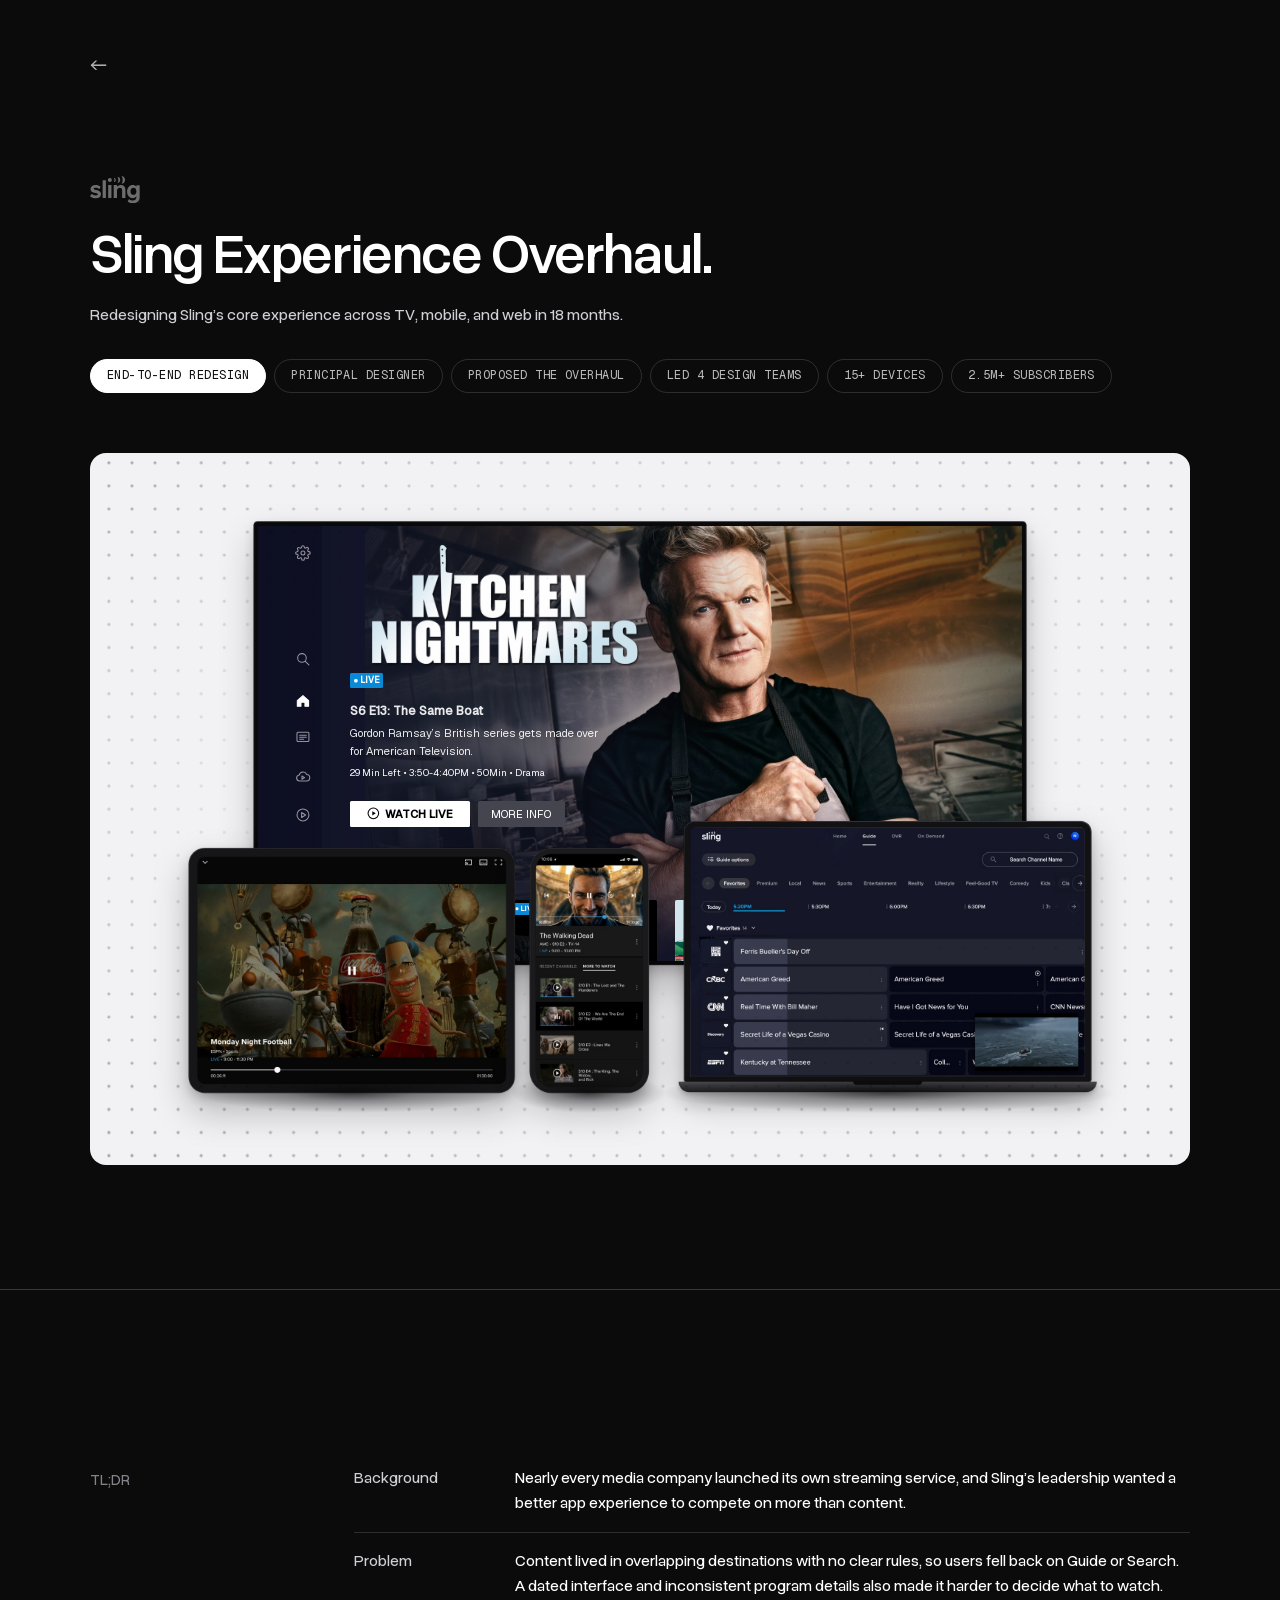
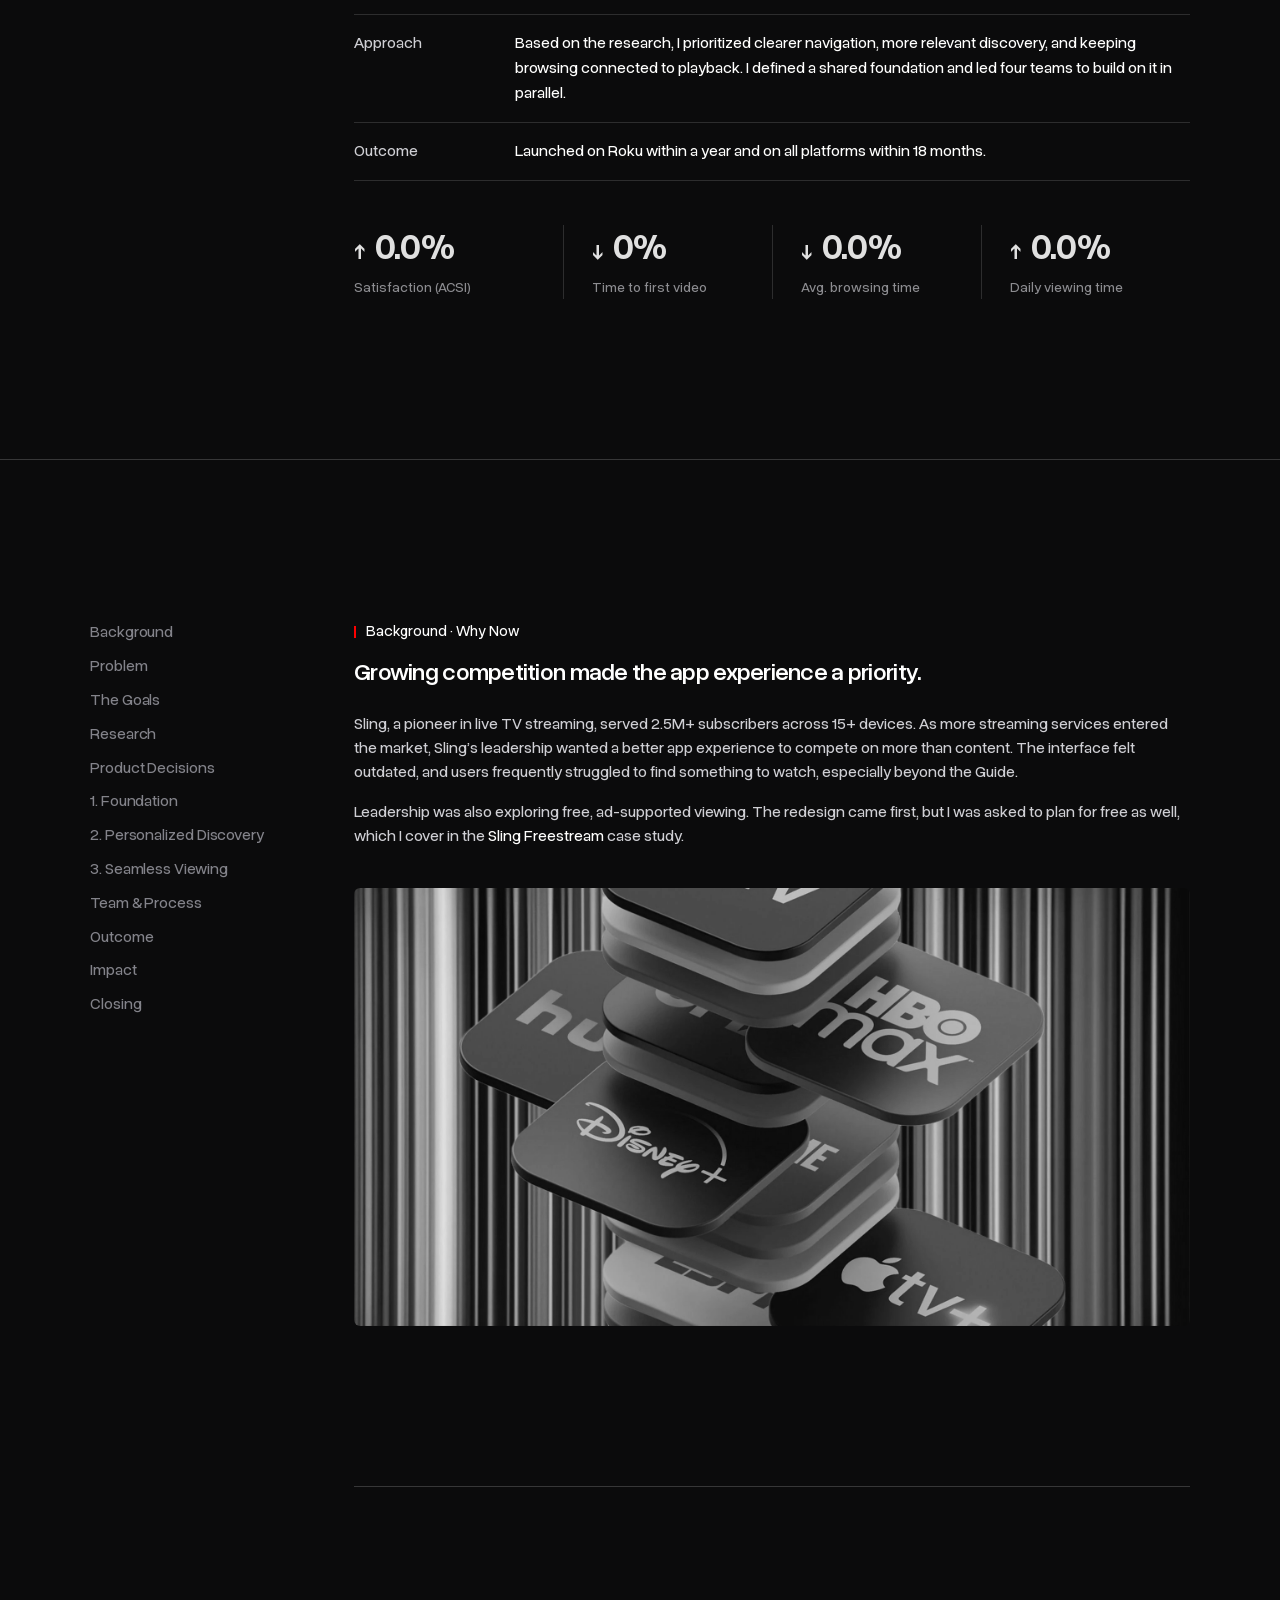
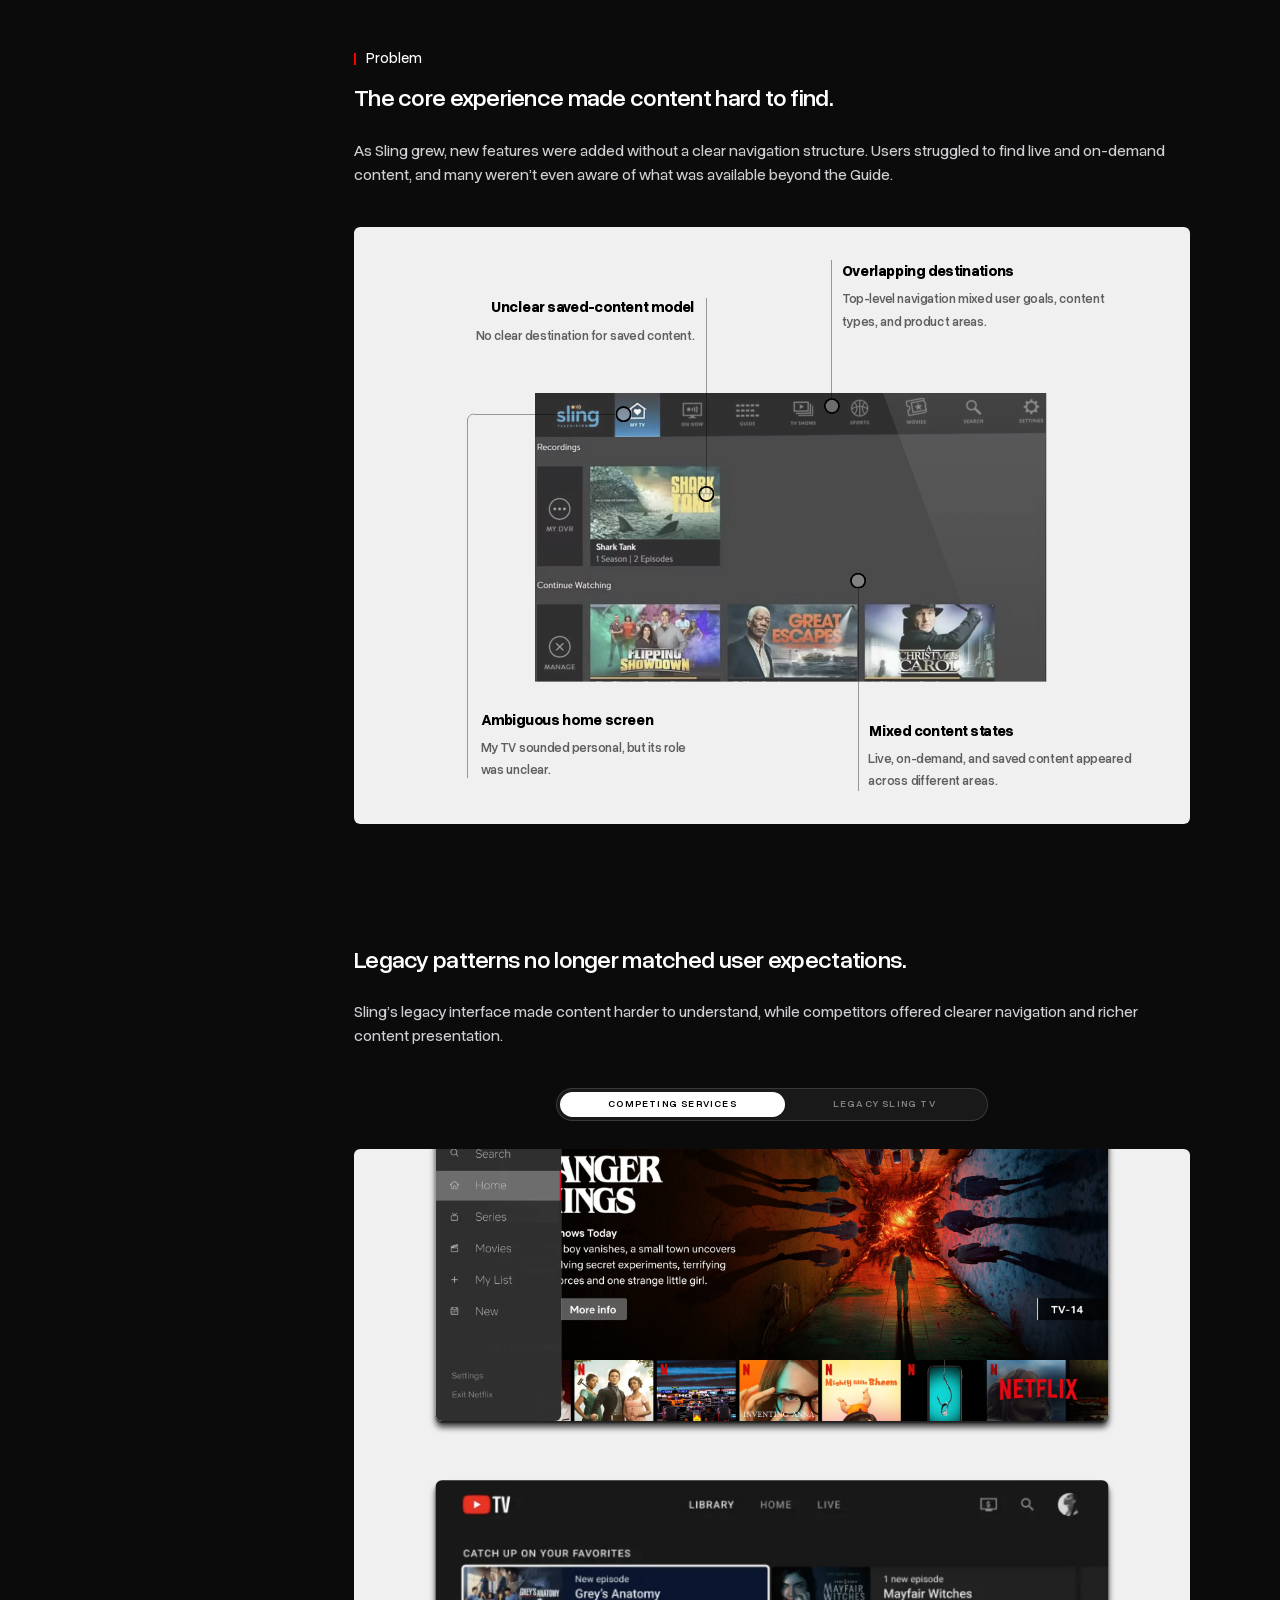
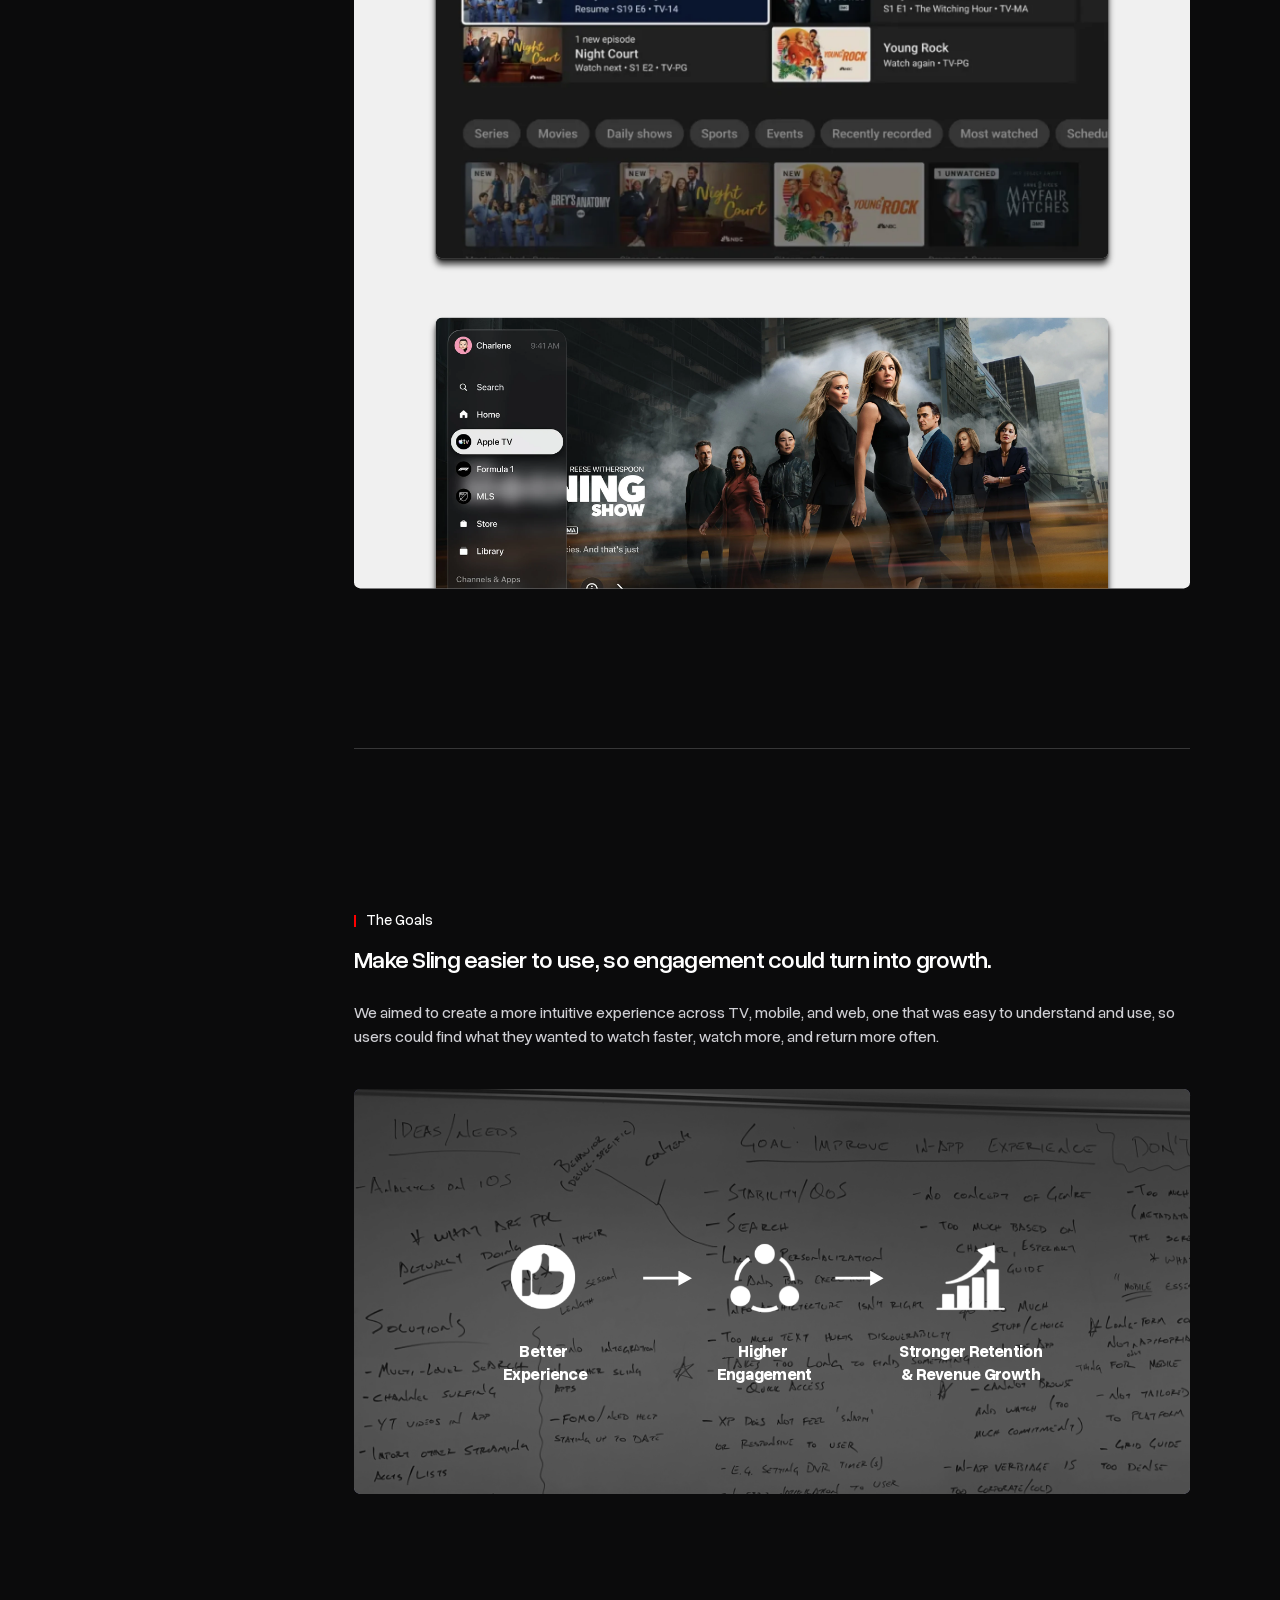
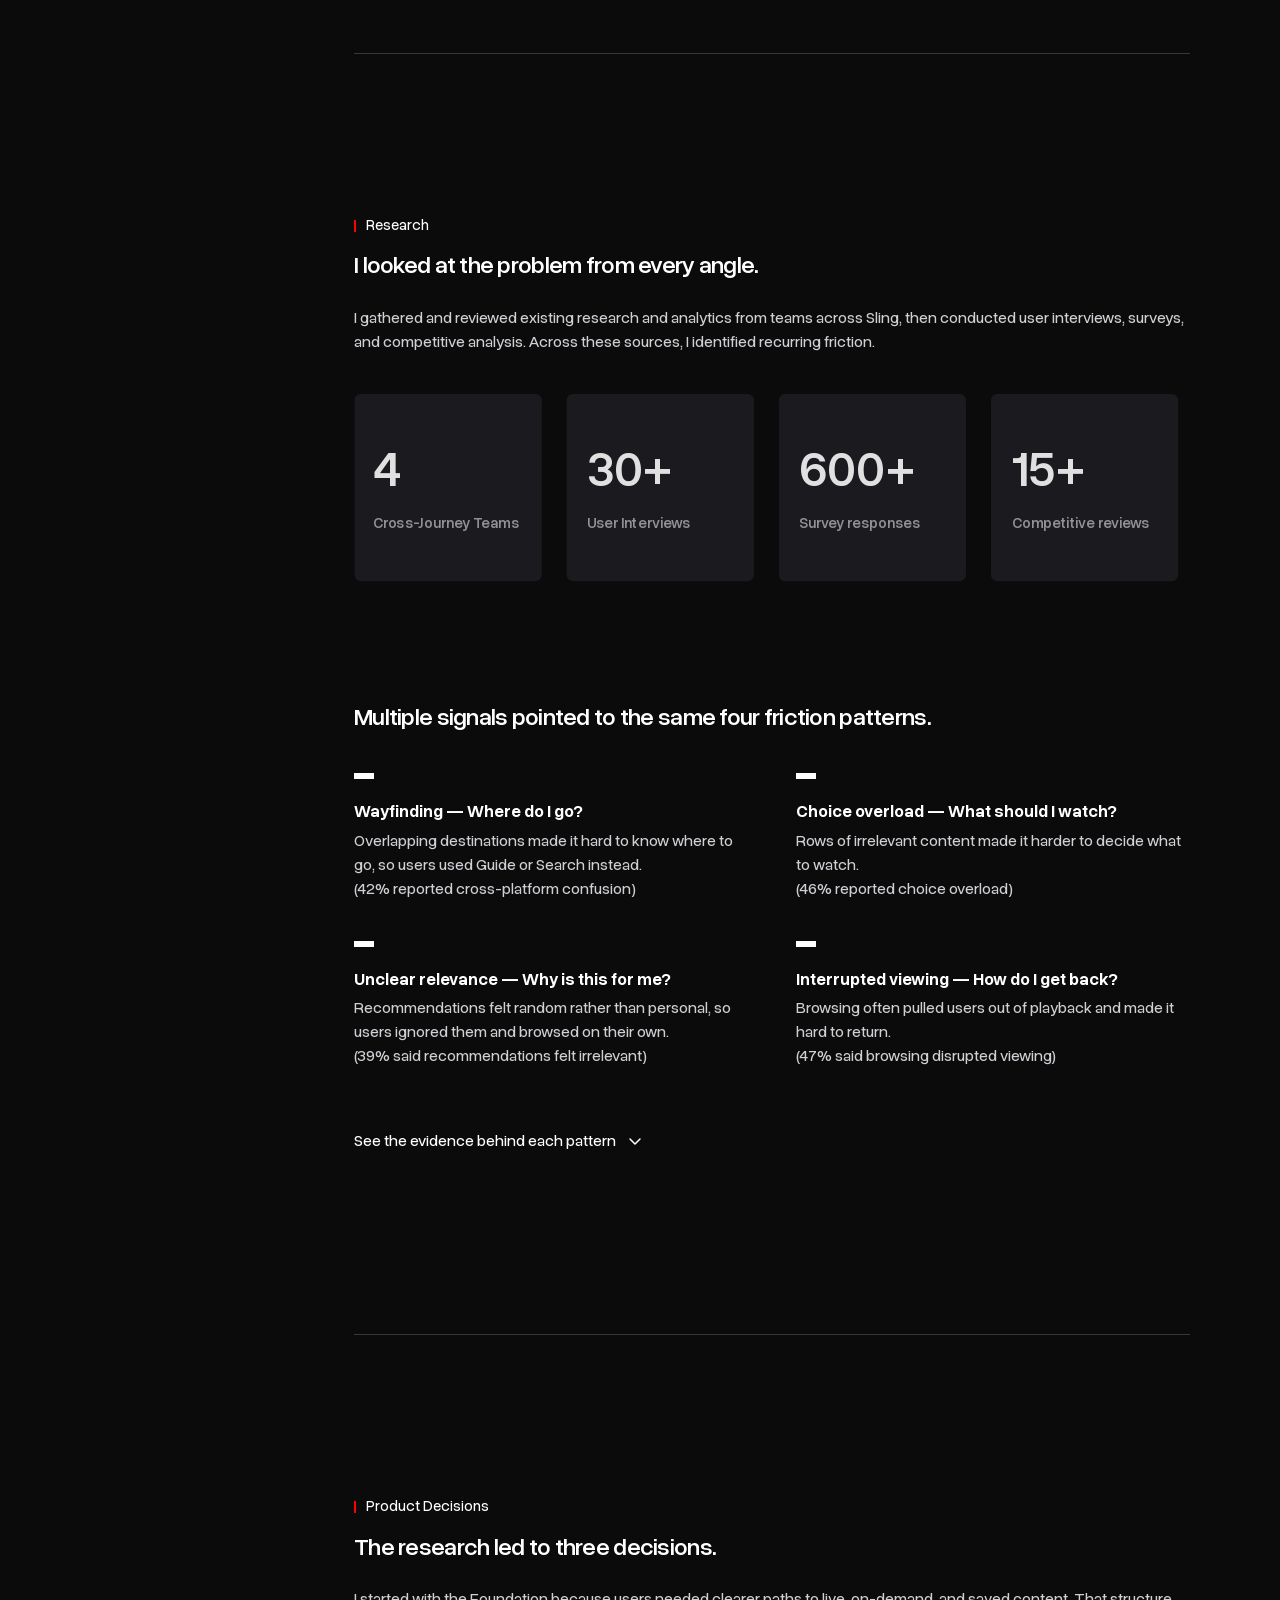
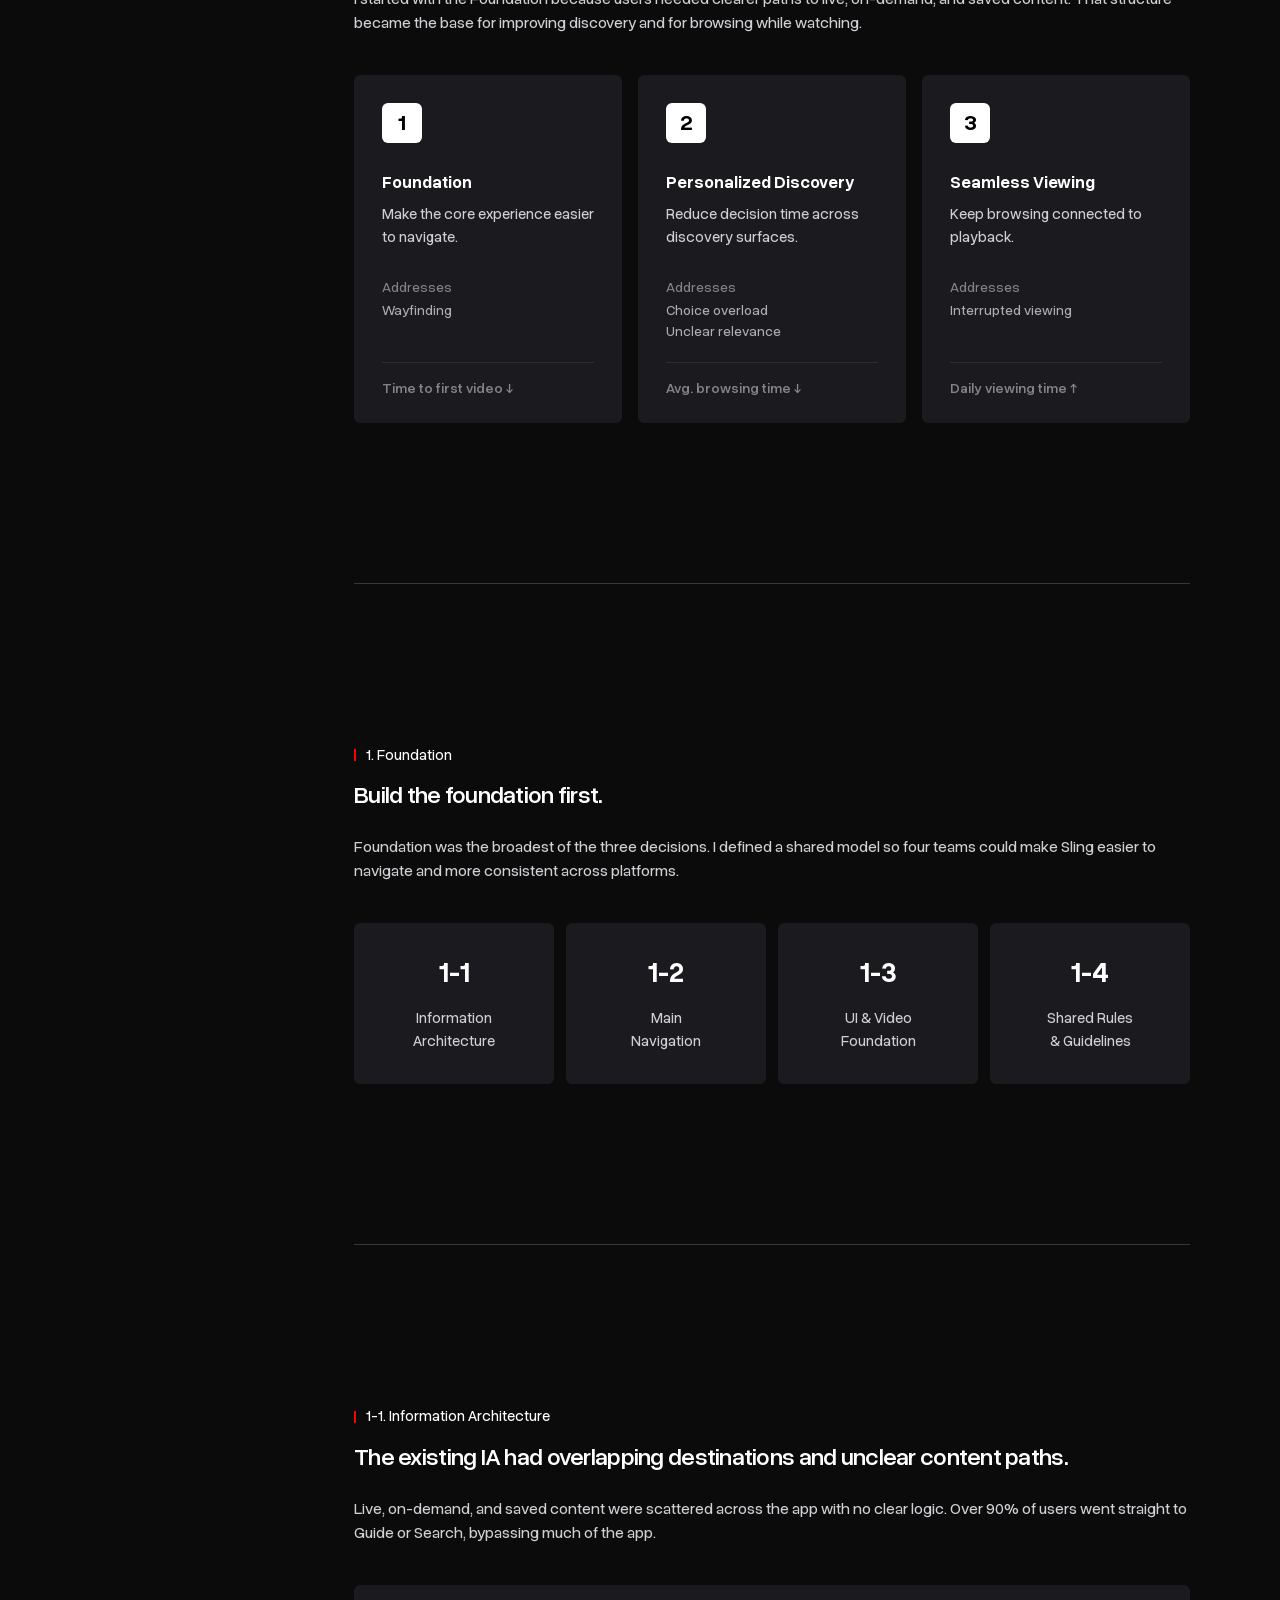
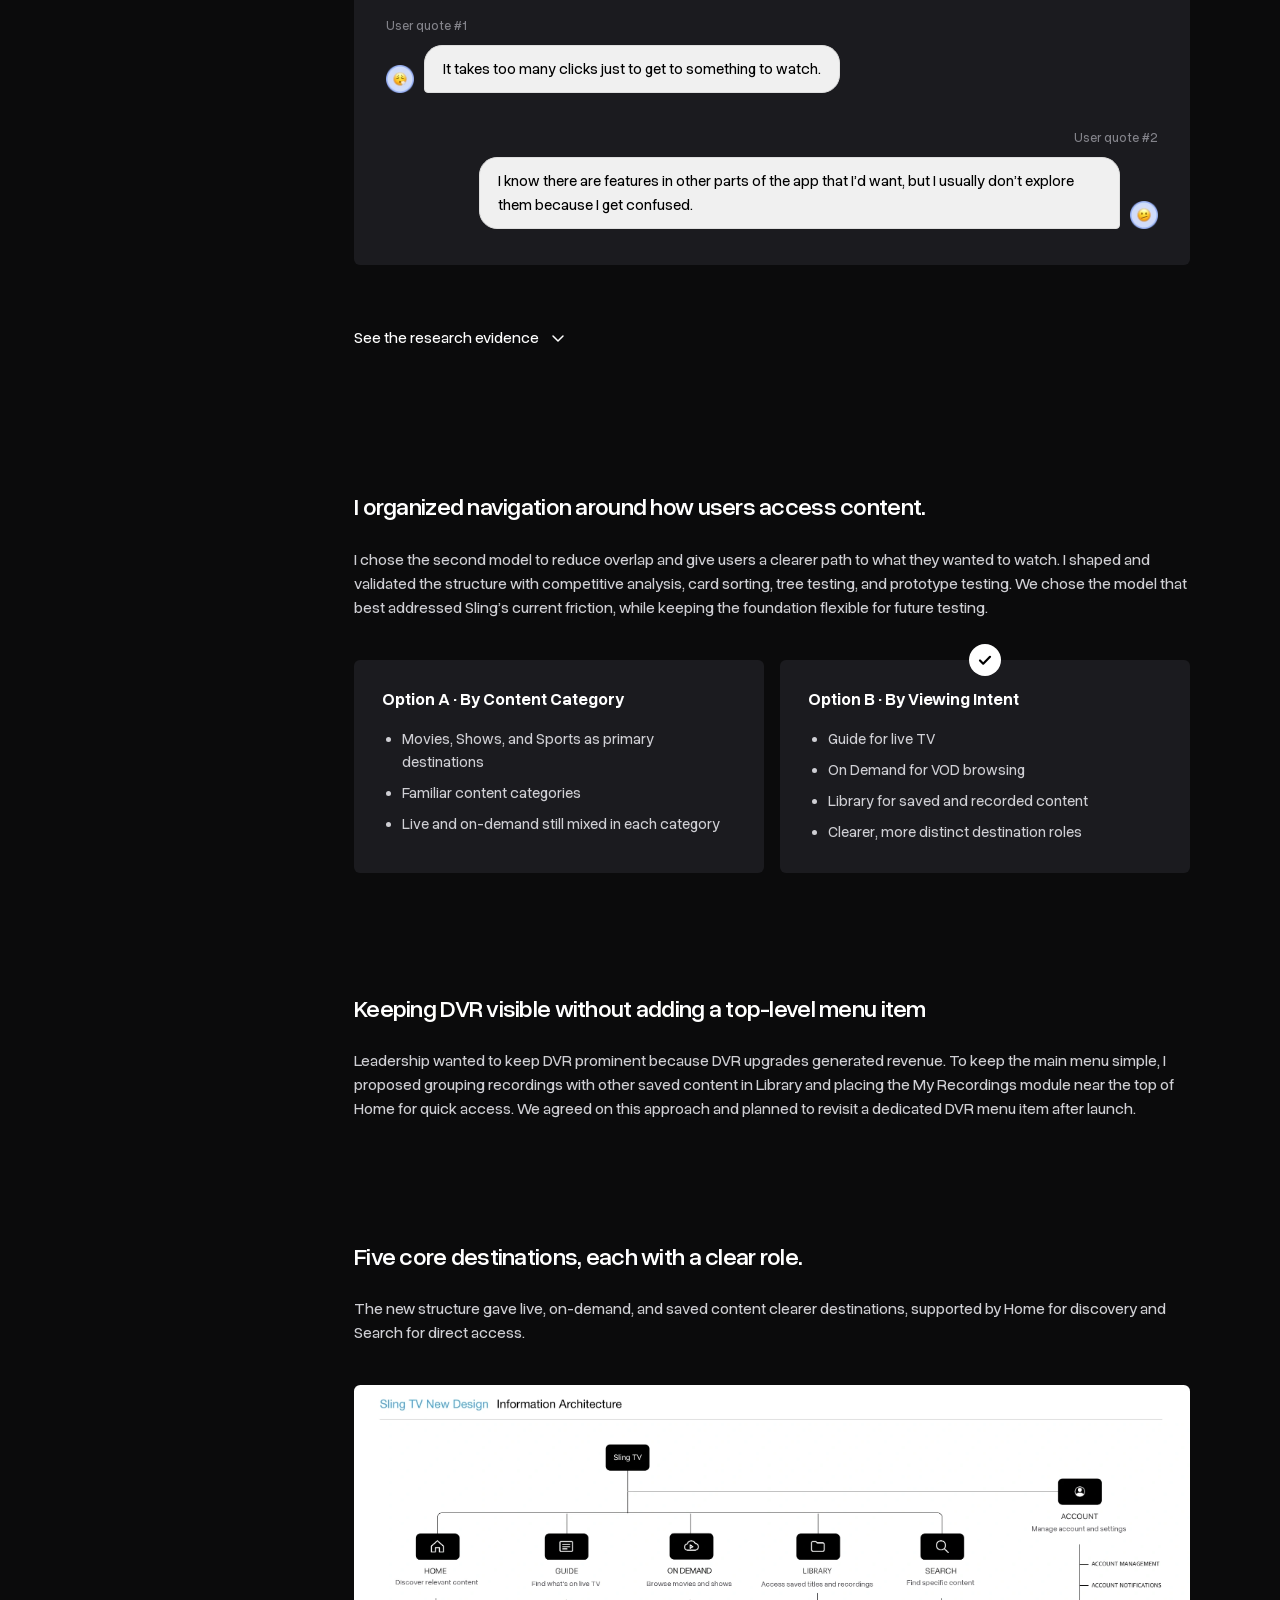
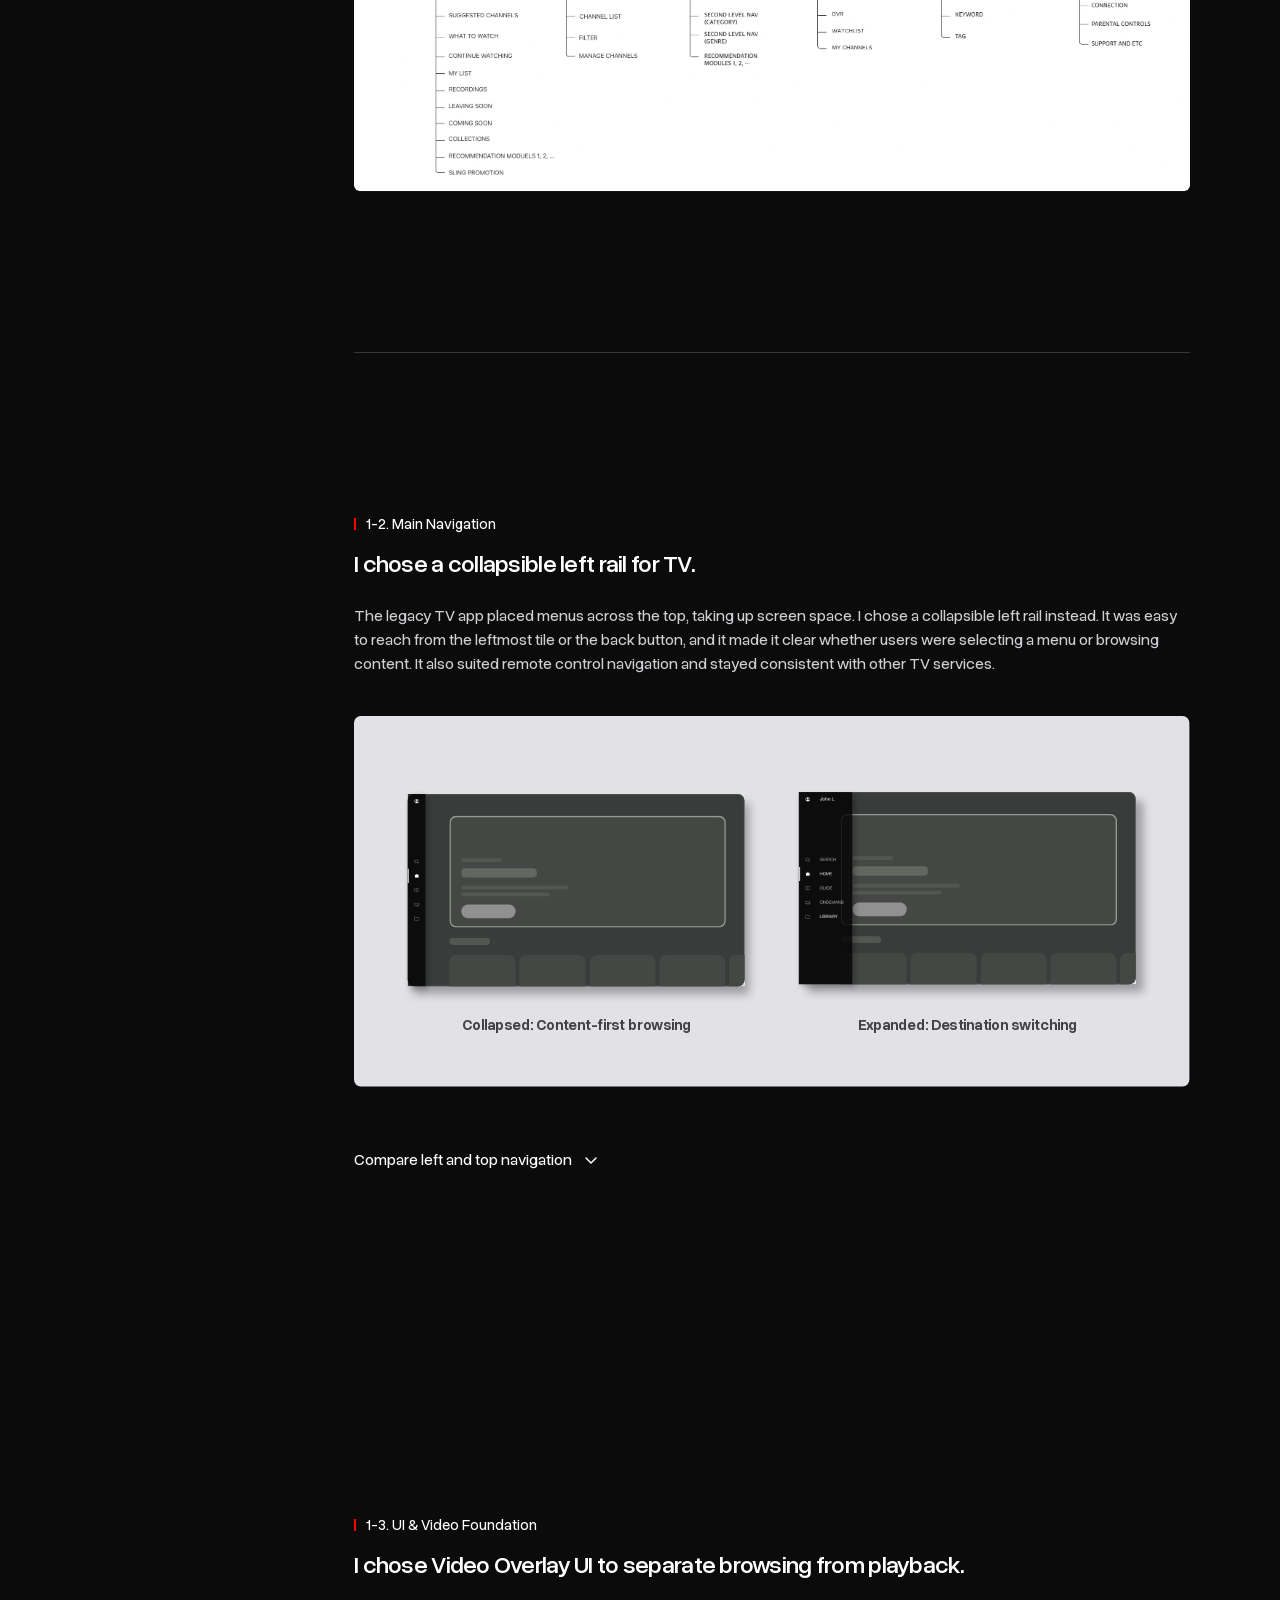
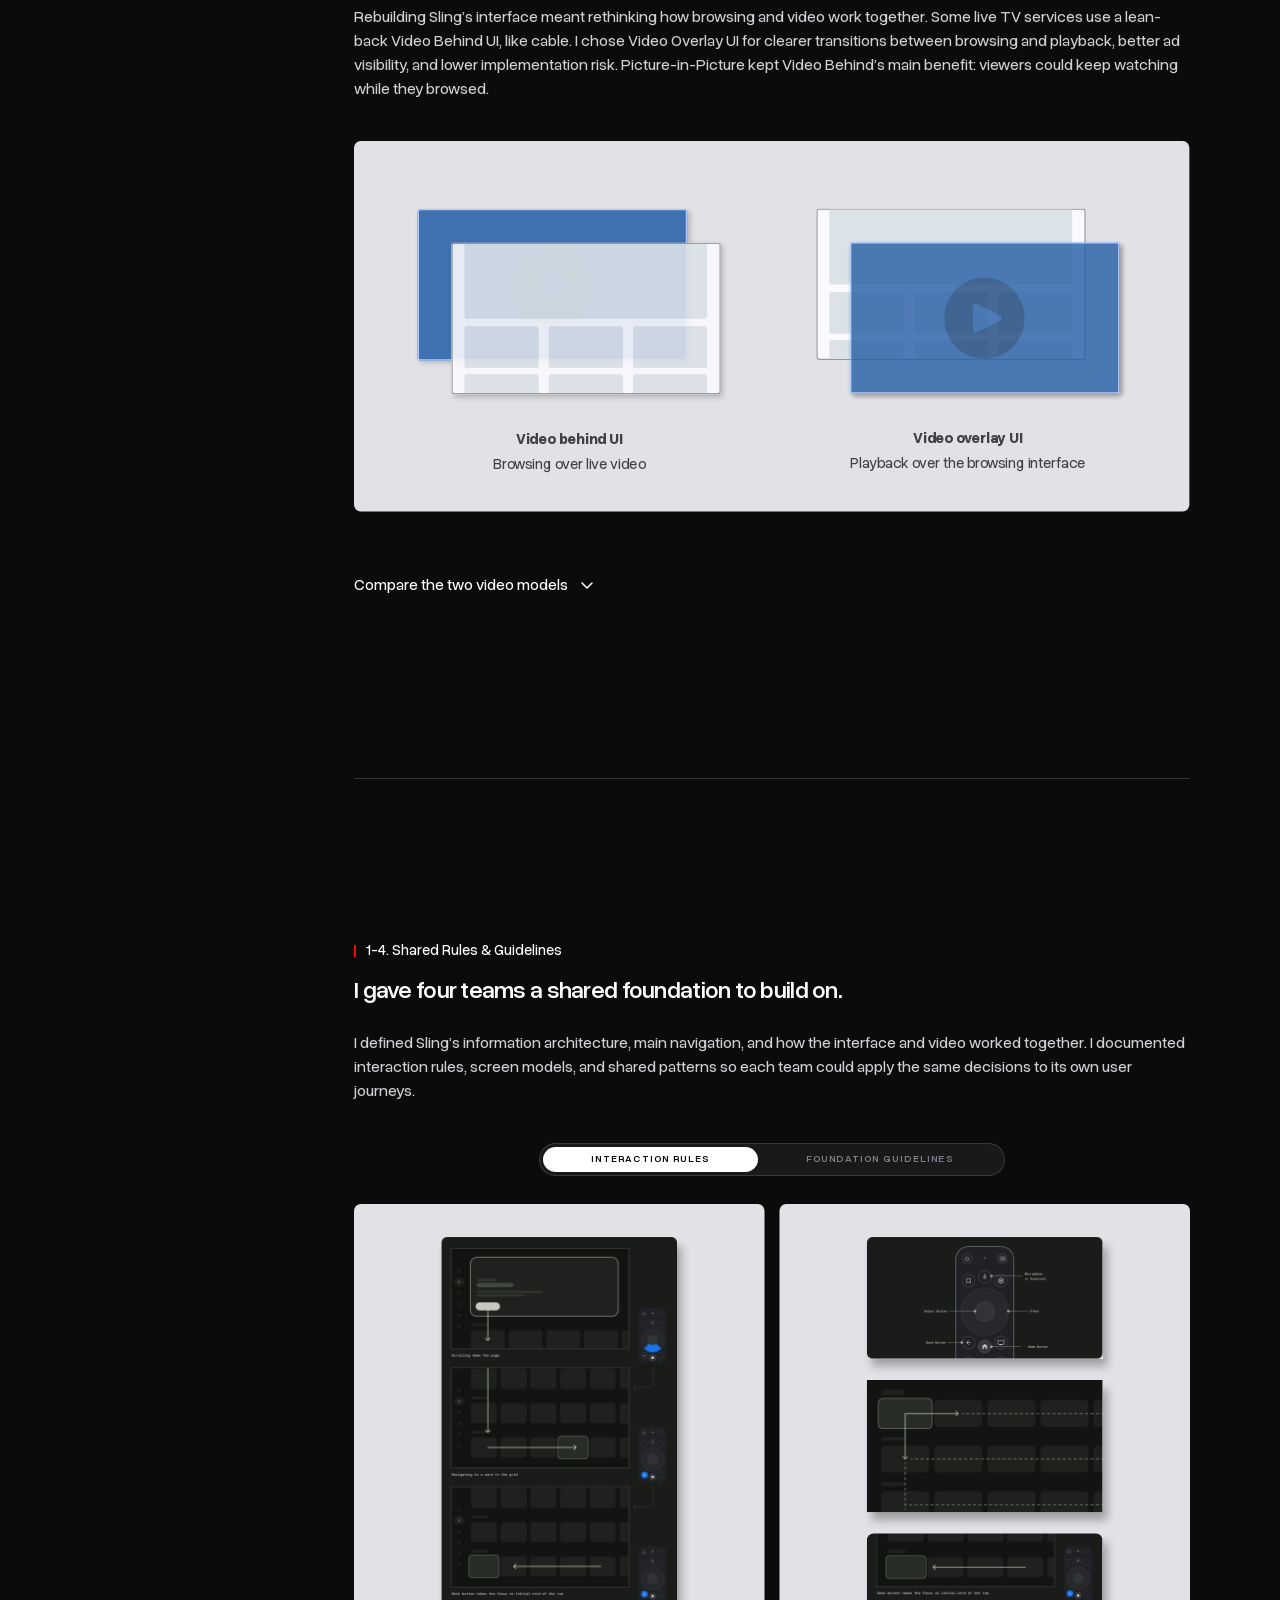
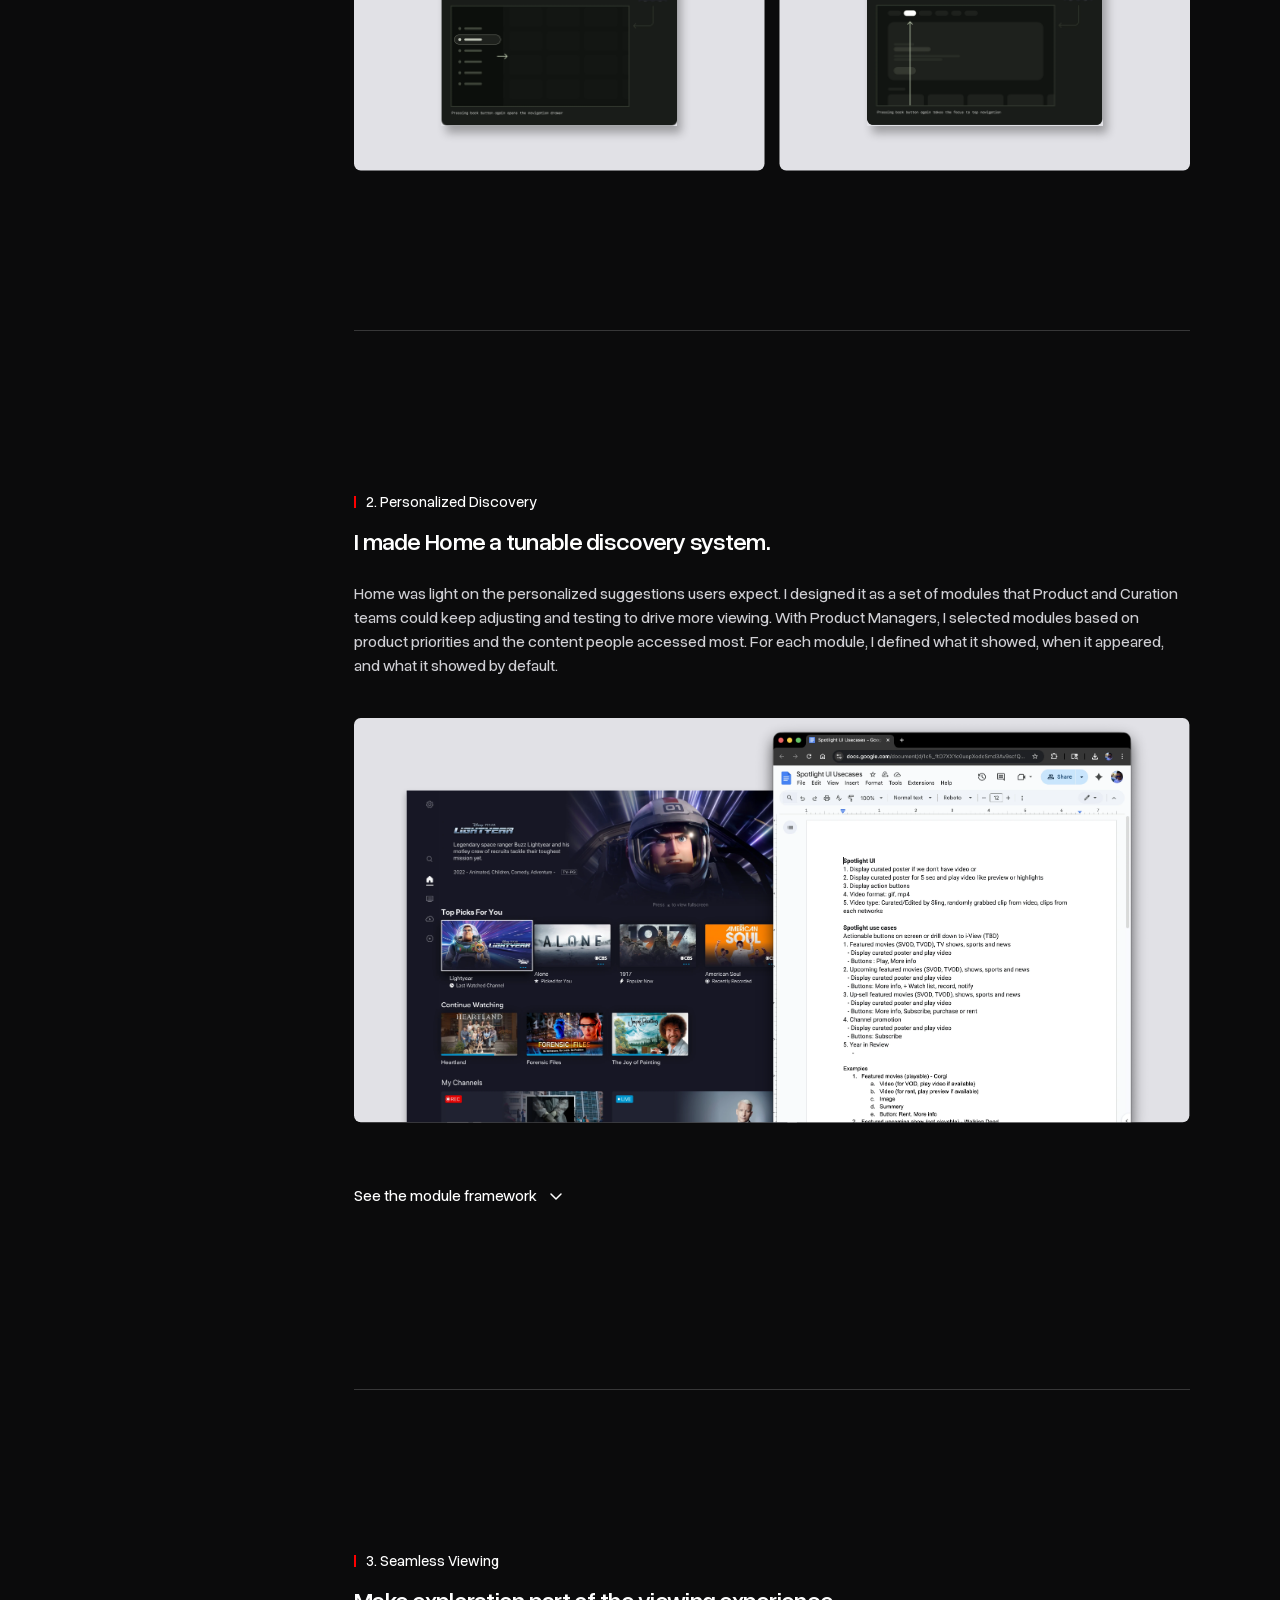
<file: projects/overhaul/index.html>
<!DOCTYPE html>
<html lang="en">
<head>
<meta charset="utf-8">
<meta name="viewport" content="width=device-width, initial-scale=1">
<title>Sling Experience Overhaul — Kyunghee Lee</title>
<link rel="icon" href="../../favicon.png" type="image/png">
<link rel="preload" href="../../fonts/OverusedGrotesk-VF.woff2" as="font" type="font/woff2" crossorigin>
<link rel="preload" href="../../fonts/GeistMono-latin.woff2" as="font" type="font/woff2" crossorigin>
<!-- Google Analytics 4 -->
<script async src="https://www.googletagmanager.com/gtag/js?id=G-1BYJC3YJBC"></script>
<script>window.dataLayer=window.dataLayer||[];function gtag(){dataLayer.push(arguments)}gtag('js',new Date());gtag('config','G-1BYJC3YJBC');</script>
<style>
@font-face{font-family:'Overused Grotesk';font-weight:200 900;font-style:normal;font-display:block;src:url(../../fonts/OverusedGrotesk-VF.woff2) format('woff2')}
@font-face{font-family:'Geist';font-weight:400 500;font-style:normal;font-display:block;src:url(../../fonts/Geist-latin-ext.woff2) format('woff2');unicode-range:U+0100-02BA, U+02BD-02C5, U+02C7-02CC, U+02CE-02D7, U+02DD-02FF, U+0304, U+0308, U+0329, U+1D00-1DBF, U+1E00-1E9F, U+1EF2-1EFF, U+2020, U+20A0-20AB, U+20AD-20C4, U+2113, U+2C60-2C7F, U+A720-A7FF}
@font-face{font-family:'Geist';font-weight:400 500;font-style:normal;font-display:block;src:url(../../fonts/Geist-latin.woff2) format('woff2');unicode-range:U+0000-00FF, U+0131, U+0152-0153, U+02BB-02BC, U+02C6, U+02DA, U+02DC, U+0304, U+0308, U+0329, U+2000-206F, U+20AC, U+2122, U+2191, U+2193, U+2212, U+2215, U+FEFF, U+FFFD}
@font-face{font-family:'Geist Mono';font-weight:400 500;font-style:normal;font-display:block;src:url(../../fonts/GeistMono-latin-ext.woff2) format('woff2');unicode-range:U+0100-02BA, U+02BD-02C5, U+02C7-02CC, U+02CE-02D7, U+02DD-02FF, U+0304, U+0308, U+0329, U+1D00-1DBF, U+1E00-1E9F, U+1EF2-1EFF, U+2020, U+20A0-20AB, U+20AD-20C4, U+2113, U+2C60-2C7F, U+A720-A7FF}
@font-face{font-family:'Geist Mono';font-weight:400 500;font-style:normal;font-display:block;src:url(../../fonts/GeistMono-latin.woff2) format('woff2');unicode-range:U+0000-00FF, U+0131, U+0152-0153, U+02BB-02BC, U+02C6, U+02DA, U+02DC, U+0304, U+0308, U+0329, U+2000-206F, U+20AC, U+2122, U+2191, U+2193, U+2212, U+2215, U+FEFF, U+FFFD}
:root{--ww:min(1100px,calc(100vw - 160px));--wl:calc((100vw - var(--ww)) / 2);--hl:0px;--ml:min(264px,calc(var(--ww) * .24));--col:calc(var(--ww) - var(--ml))}
@media (max-width:899px){:root{--ww:calc(100vw - 48px);--wl:24px;--hl:0px;--ml:0px;--col:calc(100vw - 48px)}}
.vin,#navwrap{visibility:hidden}
.ready .vin,.ready #navwrap{visibility:visible}
*{box-sizing:border-box}
html{background:#0b0b0c;-webkit-text-size-adjust:100%}
body{margin:0;background:#0b0b0c;color:#d6d4cf;font:400 16px/1.5 'Overused Grotesk',sans-serif;letter-spacing:0;-webkit-font-smoothing:antialiased;overflow-x:hidden}
main{position:relative;width:var(--ww);margin-left:var(--wl);padding:144px 0 160px}
main>*:not(.hero):not(.bleed){margin-left:var(--ml);max-width:var(--col)}
main>.hero{margin-left:var(--hl)}
.vin .gl{text-align:left !important}
.vin{position:absolute;left:0;top:0;transform-origin:0 0;font-family:'Overused Grotesk',sans-serif;tab-size:16px;-moz-tab-size:16px}
.vin .a{position:absolute;box-sizing:border-box;margin:0}
.vin img{display:block;max-width:none}
.vis{position:relative;margin:40px 0}
.vis.hero{margin-top:0;margin-bottom:24px}
.vis.hero img{opacity:.4}
h1{margin:0 0 20px;font:500 clamp(34px,4.4vw,64px)/1 'Overused Grotesk',sans-serif;letter-spacing:-.025em;color:#fff}
.lead{margin:0 0 8px;font:400 16px/1.5 'Overused Grotesk',sans-serif;color:#cfcfd4;max-width:760px}
.chips{display:flex;flex-wrap:wrap;gap:12px 8px;margin:32px 0 0}
.chip{font:400 12px/15.6px "Geist Mono",ui-monospace,monospace;letter-spacing:.04em;text-transform:uppercase;padding:8px 16px;border-radius:999px;border:1px solid rgba(255,255,255,.14);color:rgba(255,255,255,.72)}
.chip.on{background:#fff;border-color:#fff;color:#0b0b0c}
hr{border:0;border-top:1px solid rgba(255,255,255,.18);margin:160px 0}
hr.bleed{margin-left:calc(var(--wl) * -1);width:100vw}
.chips+hr.bleed{margin-left:calc(var(--wl) * -1);width:100vw;margin-top:144px}
.lbl{font:400 15px/1.55 'Overused Grotesk',sans-serif;letter-spacing:0;color:#fff;margin:0 0 12px}
h2{margin:120px 0 24px;font:500 24px/1.35 'Overused Grotesk',sans-serif;letter-spacing:-.03em;color:#fff}
.lbl{display:flex;align-items:center;gap:10px}
.lbl::before{content:'';flex:none;width:2px;height:12px;background:#ff0000}
.lbl+h2{margin-top:12px}
hr+.lbl{margin-top:0}
.bd p{margin:0 0 16px;color:#cfcfd4}
.bd ul{margin:0 0 16px;padding-left:20px;color:#cfcfd4}
.bd li{margin:0 0 12px;font-size:15px;line-height:1.55}
.bd li span[style*="600"]{color:#fff}
#navwrap{position:absolute;z-index:20;left:0;top:0;width:244px}
#nav{position:sticky;top:96px;width:244px;font:400 16px/24.8px 'Overused Grotesk',sans-serif;letter-spacing:-.005em}
#nav a{display:block;margin-bottom:9px;padding-left:18px;border-left:2px solid transparent;color:#83838a;text-decoration:none;white-space:nowrap;transition:color .2s,border-color .2s}
#nav a:hover{color:#fff}
#nav a.sel{color:#fff;border-left-color:#ff0000}
#nav .grp .sub{overflow:hidden;max-height:0;visibility:hidden;transition:max-height .3s ease,visibility 0s .3s}
#nav .grp.open .sub{max-height:260px;visibility:visible;transition:max-height .3s ease,visibility 0s}
#nav .sub a{margin-bottom:6px;padding-left:34px;font-size:14px}
#nav .sub a.sel{color:#fff;border-left-color:#ff0000}
#nav a.in{color:#fff}
#nav .grp>a{margin-bottom:9px}
#nav .grp.open>a{margin-bottom:6px}
@media (max-width:700px){h2{font-size:22px}}

::selection{background:#ff0000;color:#fff}
.ev{margin:0}
.bd+details.ev{margin-top:40px}
.ev>summary{list-style:none;cursor:pointer;display:block;padding:20px 0;color:#fff;font:400 16px/1.5 'Overused Grotesk',sans-serif}
.ev>summary::-webkit-details-marker{display:none}
.ev .evh{display:inline-flex;align-items:center;gap:12px;padding:1px 6px;margin:0 -6px;transition:background .15s,color .15s}
.ev .evh svg{flex:none;color:#fff;transition:transform .25s,color .15s}
.ev[open] .evh svg{transform:rotate(180deg)}
.ev>summary:hover .evh,.ev>summary:focus-visible .evh{color:#ff0000}
.ev>summary:hover .evh svg,.ev>summary:focus-visible .evh svg{color:#ff0000}
.evw{margin-top:16px;overflow-x:auto;border-radius:6px;background:#1b1b1f}
.ev>summary+.evw{margin-top:40px}
.ev>summary+.vis{margin-top:40px}
.evt{width:100%;min-width:560px;border-collapse:collapse;font:400 14px/1.5 'Overused Grotesk',sans-serif;color:#cfcfd4;text-align:left}
.evt th,.evt td{padding:12px 14px;vertical-align:top;border-top:1px solid rgba(255,255,255,.08);border-left:1px solid rgba(255,255,255,.08)}
.evt th:first-child,.evt td:first-child{border-left:0}
.evt thead th{border-top:0;color:#fff;font-weight:600}
.evt2{font-size:16px;min-width:0}
.evt.evt2 thead th:first-child{width:50%}
.evt2 td:first-child{color:#cfcfd4}
.evt2 td:last-child{color:#cfcfd4}
.evw2{background:none;border-radius:0}
.evw2 th,.evw2 td{border-left:0}
.evw2 th:first-child,.evw2 td:first-child{padding-left:0}
.evw2 thead th{border-bottom:1px solid rgba(255,255,255,.12)}
.evw2 .evt tbody th{color:#cfcfd4}
.evt tbody th{color:#fff;font-weight:600;width:15%}
.evt thead th:first-child{width:15%}

.fc{display:grid;grid-template-columns:1fr 1fr;gap:40px 48px;margin:40px 0}
.fci i{display:block;width:20px;height:6px;background:#fff;margin:0 0 20px}
.fci h3{margin:0 0 4px;font:600 17px/1.5 'Overused Grotesk',sans-serif;color:#fff}
.fci p{margin:0;font:400 16px/1.5 'Overused Grotesk',sans-serif;color:#cfcfd4}
@media (max-width:760px){.fc{grid-template-columns:1fr;gap:40px}}

.dt{display:grid;grid-template-columns:repeat(3,1fr);gap:16px;margin:40px 0}
.dti{display:flex;flex-direction:column;padding:28px 28px 24px;border-radius:6px;background:#1b1b1f}
.dti b{display:block;width:40px;height:40px;margin:0 0 28px;border-radius:6px;background:#fff;color:#000;font:600 22px/40px 'Overused Grotesk',sans-serif;text-align:center}
.dti h3{margin:0 0 8px;font:600 17px/1.4 'Overused Grotesk',sans-serif;color:#fff}
.dti p{margin:0 0 28px;flex:1;font:400 15px/1.55 'Overused Grotesk',sans-serif;color:#cfcfd4}
.dti .m{padding-top:16px;border-top:1px solid rgba(255,255,255,.08);font:500 14px/1.4 'Overused Grotesk',sans-serif;color:#83838a}
@media (max-width:760px){.dt{grid-template-columns:1fr}}
.ft{display:grid;grid-template-columns:repeat(4,1fr);gap:12px;margin:40px 0}
.ft a{display:flex;flex-direction:column;align-items:center;justify-content:flex-start;gap:20px;padding:36px 12px 32px;border-radius:6px;background:#1b1b1f;color:#cfcfd4;text-align:center;text-decoration:none;font:400 15px/1.5 'Overused Grotesk',sans-serif;transition:background .2s,color .2s}
.ft a b{font:600 28px/1 'Overused Grotesk',sans-serif;color:#fff;transition:color .2s}
.ft a:hover{background:#26262c;color:#fff}
.lbl[id]{scroll-margin-top:96px}
.op{display:grid;grid-template-columns:1fr 1fr;gap:16px;margin:40px 0}
.opi{position:relative;padding:28px;border-radius:6px;background:#1b1b1f}
.opi h3{margin:0 0 16px;font:600 17px/1.4 'Overused Grotesk',sans-serif;color:#fff}
.opi ul{margin:0;padding-left:20px;color:#cfcfd4}
.opi li{margin:0 0 8px;font:400 15px/1.55 'Overused Grotesk',sans-serif}
.opi li:last-child{margin-bottom:0}
.opck{position:absolute;top:-16px;left:50%;margin-left:-16px;display:flex;align-items:center;justify-content:center;width:32px;height:32px;border-radius:50%;background:#fff}
@media (max-width:760px){.op{grid-template-columns:1fr;gap:28px}}
.evt3{min-width:0}
.evt3 thead th:first-child{width:26%}
.evt3 td:first-child{color:#fff;font-weight:600}
.evt3 td:last-child{white-space:nowrap}
.evt3 td{font-size:15px}
.mc{display:inline-block;margin:0 6px 4px 0;padding:2px 10px;border-radius:999px;font:500 12px/18px 'Overused Grotesk',sans-serif}
.mp{background:rgba(96,140,255,.16);color:#9db8ff}
.mr{background:rgba(255,190,70,.16);color:#f0c46a}
.mu{background:rgba(90,205,130,.15);color:#86d8a4}
.qt{display:flex;flex-direction:column;gap:36px;margin:40px 0;padding:32px 32px 36px;border-radius:6px;background:#1b1b1f}
.qr{display:flex;flex-direction:column;gap:10px;max-width:88%}
.ql{font:400 13px/1.4 'Overused Grotesk',sans-serif;color:#83838a}
.qb{display:flex;align-items:flex-end;gap:10px}
.qb img{flex:none;width:28px;height:28px}
.qb p{margin:0;padding:11px 18px;border-radius:18px 18px 18px 4px;background:#f0f0f0;border:1px solid #dedede;color:#000;font:400 15px/1.6 'Overused Grotesk',sans-serif}
.qrr{align-self:flex-end}
.qrr .ql{text-align:right}
.qrr .qb{flex-direction:row-reverse}
.qrr .qb p{border-radius:18px 18px 4px 18px}
@media (max-width:760px){.qt{padding:20px}.qr{max-width:100%}}
@media (max-width:760px){.ft{grid-template-columns:repeat(2,1fr)}}
@media (max-width:600px){.tgl{width:auto;max-width:100%}.tgl button{flex:1 1 0;padding:5px 8px;font-size:9px;letter-spacing:.06em}html,body{overflow-x:hidden}}
.evbd2{margin-top:16px}
main{padding-bottom:56px}
.pgf{position:relative;display:flex;justify-content:flex-end;align-items:center;min-height:22.4px;margin-top:96px}
.pgf p{position:absolute;left:calc(50% + var(--fx,0px));top:0;transform:translateX(-50%);margin:0;white-space:nowrap;font:400 12px/22.4px 'Overused Grotesk',sans-serif;letter-spacing:.02em;color:#83838a}
.pgf p .cc{display:inline-block;height:15px;width:auto;margin:0 3px;vertical-align:-3px}
.pgf .top{font:400 12px/22.4px 'Overused Grotesk',sans-serif;letter-spacing:.02em;text-transform:uppercase;color:#adadb2;text-decoration:none;white-space:nowrap;transition:color .2s}
.pgf .top:hover{color:#ff0000}
@media (max-width:760px){.pgf{flex-direction:column;align-items:center;gap:4px}.pgf p{position:static;transform:none}}
main>.bk{margin-left:0!important}
main>.bk+.hero{margin-top:32px}
.bk{position:absolute;top:48px;left:0;padding:4px 10px 4px 0;font:300 24px/1 'Overused Grotesk',sans-serif;color:#adadb2;text-decoration:none;white-space:nowrap;transition:color .2s}
.bk:hover{color:#ff0000}

.vis[role=button]{cursor:zoom-in}
.vis[role=button]:focus-visible{outline:2px solid #ff0000;outline-offset:4px}
#lb{position:fixed;inset:0;z-index:200;display:none;overflow:auto;background:rgba(10,10,10,.95);padding:64px 24px 48px;-webkit-overflow-scrolling:touch}
#lb.on{display:block}
#lb .lbw{position:relative;margin:0 auto}
#lb .lbw .vin{transform-origin:0 0;visibility:visible}
#lb .lbx{position:fixed;top:16px;right:20px;z-index:201;appearance:none;border:0;background:rgba(255,255,255,.12);color:#fff;width:40px;height:40px;border-radius:50%;font:300 24px/40px 'Overused Grotesk',sans-serif;cursor:pointer}
#lb .lbx:hover{background:#ff0000}
body.lbo{overflow:hidden}

.rv{opacity:0;transform:translateY(24px);transition:opacity .6s cubic-bezier(.16,1,.3,1) var(--rvd,0ms),transform .6s cubic-bezier(.16,1,.3,1) var(--rvd,0ms)}
.rv.vis{transform:translateY(16px)}
.rv.in{opacity:1;transform:none}
@media (prefers-reduced-motion:reduce){.rv{opacity:1;transform:none;transition:none}}

.tog{margin:40px 0}
.tgl{display:flex;width:max-content;margin:0 auto 28px;padding:3px;gap:0;border-radius:999px;background:rgba(255,255,255,.06);border:1px solid rgba(255,255,255,.14)}
.tgl button{appearance:none;border:0;background:transparent;color:#83838a;font:500 10px/15px 'Overused Grotesk',sans-serif;letter-spacing:.12em;text-transform:uppercase;padding:5px 48px;border-radius:999px;cursor:pointer;transition:background .25s,color .25s}
.tgl button:hover{color:#fff}
.tgl button.on{background:#fff;color:#000}
.tgbody{position:relative;transition:height .45s cubic-bezier(.4,0,.2,1)}
.tgbody>.vis{position:absolute;left:0;top:0;width:100%;margin:0;opacity:0;pointer-events:none;transition:opacity .35s}
.tgbody>.vis.on{opacity:1;pointer-events:auto}
</style>
<noscript><style>.vin,#navwrap{visibility:visible}</style></noscript>
</head>
<body>
<div id="navwrap"><nav id="nav" aria-label="Sections"><a href="#" data-y="2658">Background</a><a href="#" data-y="4337">Problem</a><a href="#" data-y="10621">The Goals</a><a href="#" data-y="12600">Research</a><a href="#" data-y="15057">Product Decisions</a><div class="grp"><a href="#" data-y="16566">1. Foundation</a><div class="sub"><a href="#" data-y="17912">1-1. Information Architecture</a><a href="#" data-y="24989">1-2. Main Navigation</a><a href="#" data-y="30249">1-3. UI &amp; Video Foundation</a><a href="#" data-y="34068">1-4. Shared Rules &amp; Guidelines</a></div></div><a href="#" data-y="38322">2. Personalized Discovery</a><div class="grp"><a href="#" data-y="43455">3. Seamless Viewing</a><div class="sub"><a href="#" data-y="46300">3-1. Muted Previews</a><a href="#" data-y="46700">3-2. Picture-in-Picture</a><a href="#" data-y="47100">3-3. Channel Zapping</a></div></div><a href="#" data-y="47493">Team &amp; Process</a><a href="#" data-y="49776">Outcome</a><a href="#" data-y="57176">Impact</a><a href="#" data-y="59045">Closing</a></nav></div>
<main>
<a class="bk" href="../../" aria-label="Back to home">&larr;</a>
<div class="vis hero" data-w="1340" data-h="43" data-y="150"><div class="vin" style="width:1340px;height:43px"><img class="a" src="a/0_27.svg" alt="Sling" style="left:0.00px;top:0.00px;width:80px;height:43.7px;filter:invert(1);"></div></div>
<h1 class="hero" data-y="378">Sling Experience Overhaul.</h1>
<p class="lead hero" data-y="504">Redesigning Sling’s core experience across TV, mobile, and web in 18 months.</p>
<div class="chips hero" data-y="656"><span class="chip on">End-to-end redesign</span><span class="chip">Principal Designer</span><span class="chip">Proposed the overhaul</span><span class="chip">Led 4 design teams</span><span class="chip">15+ devices</span><span class="chip">2.5M+ subscribers</span></div>
<div class="hdv rv"><style>.hdv{margin:0 0 0 calc(var(--wl) * -1)!important;max-width:none!important;width:100vw}.hdv+hr.bleed{display:none}</style><style>
.hdv{overflow:hidden;background:#0b0b0c;padding:60px 0}
.hw{position:relative;width:var(--ww);margin-left:var(--wl);border-radius:16px;overflow:hidden}
.hw>img{display:block;width:100%;height:auto}
.hwtv{position:absolute;left:15.26%;top:10.2%;width:69.47%;height:61.1%;clip-path:polygon(0.00% 0.00%,100.00% 0.00%,100.00% 67.84%,57.12% 67.84%,57.12% 67.84%,56.84% 67.89%,56.58% 68.03%,56.33% 68.26%,56.12% 68.57%,55.94% 68.95%,55.81% 69.38%,55.73% 69.85%,55.70% 70.34%,55.70% 100.00%,51.21% 100.00%,51.21% 79.10%,51.15% 78.11%,50.99% 77.15%,50.72% 76.27%,50.36% 75.49%,49.92% 74.86%,49.41% 74.39%,48.87% 74.10%,48.30% 74.00%,38.42% 74.00%,37.85% 74.10%,37.30% 74.39%,36.80% 74.86%,36.36% 75.49%,36.00% 76.27%,35.73% 77.15%,35.56% 78.11%,35.51% 79.10%,35.51% 100.00%,33.67% 100.00%,33.67% 77.80%,33.63% 77.06%,33.51% 76.34%,33.31% 75.69%,33.04% 75.11%,32.71% 74.64%,32.34% 74.29%,31.93% 74.07%,31.51% 74.00%,0.00% 74.00%);cursor:pointer}
.hw .tvfit{position:absolute;inset:0;width:100%;height:100%;aspect-ratio:auto}
.hw .tvscr{left:0;top:0;width:100%;height:100%}

.tvfit{position:absolute;left:0;top:0;width:100%;aspect-ratio:1920/1180;pointer-events:none}
.tvscr{--u:calc(100cqw/1920);position:absolute;left:10.990%;top:14.407%;width:78.021%;height:71.356%;container-type:inline-size;overflow:hidden;background:#121428;color:#fff;font-family:Geist,Inter,system-ui,sans-serif;pointer-events:none;user-select:none}
.tvscr>*{position:absolute}
.tvscr img{display:block;max-width:none}
.tvscr .vid{inset:0;opacity:0;transition:opacity 1.4s ease;overflow:hidden;
  -webkit-mask-image:linear-gradient(90deg,transparent 22%,#000 52%);mask-image:linear-gradient(90deg,transparent 22%,#000 52%)}
.tvscr .vid.on{opacity:1}
.tvscr .bg{transition:opacity 1.4s ease}
.tvscr:has(.vid.on) .bg{opacity:0}
.tvscr .vid video{pointer-events:none;position:absolute;inset:0;width:100%;height:100%;object-fit:cover}
.tvscr .shade{inset:0;background:linear-gradient(90deg,rgba(18,20,40,.94) 0,rgba(18,20,40,.62) 38%,rgba(18,20,40,0) 66%),linear-gradient(0deg,rgba(18,20,40,.98) 0,rgba(18,20,40,0) 36%)}
.tvscr .navbg{background:rgba(14,15,34,.92)}
.tvscr .ic{fill:none;stroke:#fff;stroke-width:1.6;stroke-linecap:round;stroke-linejoin:round;opacity:.55;color:#fff}
.tvscr .ic.on{opacity:1}
.tvscr .ic.on::after{content:""}
.tvscr .bd{font:600 calc(var(--u)*22)/calc(var(--u)*37) Geist,sans-serif;background:#0a8ad6;color:#fff;border-radius:calc(var(--u)*4);padding:0 calc(var(--u)*8);height:calc(var(--u)*37);line-height:calc(var(--u)*37);white-space:nowrap}
.tvscr .bd.rec{background:#e0141e}
.tvscr .bd.big{width:calc(var(--u)*83);padding:0;text-align:center}
.tile .bd{position:absolute;left:calc(var(--u)*8);top:calc(var(--u)*8);font-size:calc(var(--u)*18);height:calc(var(--u)*30);line-height:calc(var(--u)*30)}
.tvscr .tile{overflow:visible;border-radius:calc(var(--u)*4);transition:transform .2s}
.tvscr .tile img{width:100%;height:100%;object-fit:cover;border-radius:calc(var(--u)*4)}
.tvscr .logo{height:auto}
.tvscr .ep{font:600 calc(var(--u)*30)/calc(var(--u)*40) Geist,sans-serif;color:rgba(255,255,255,.9);white-space:nowrap}
.tvscr .desc{font:400 calc(var(--u)*28)/calc(var(--u)*43) Geist,sans-serif;color:rgba(255,255,255,.9);white-space:nowrap}
.tvscr .meta{font:400 calc(var(--u)*24)/calc(var(--u)*29) Geist,sans-serif;white-space:nowrap}
.tvscr .tvma{display:inline-block;border:calc(var(--u)*2) solid rgba(255,255,255,.8);padding:0 calc(var(--u)*6);margin-left:calc(var(--u)*6);font-size:calc(var(--u)*20);line-height:calc(var(--u)*24);vertical-align:1px}
.tvscr .btn{display:flex;align-items:center;justify-content:center;gap:calc(var(--u)*12);height:calc(var(--u)*66);border-radius:calc(var(--u)*4);font:700 calc(var(--u)*28) Geist,sans-serif;white-space:nowrap}
.tvscr .btn.pri{background:#fff;color:#000}
.tvscr .btn.pri svg{width:calc(var(--u)*32);height:calc(var(--u)*32)}
.tvscr .btn.sec{background:#454550;font-weight:400}
.tvscr .rf{left:auto;right:0;top:0;width:calc(var(--u)*636);height:calc(var(--u)*1080);pointer-events:none}
.tvscr .rh{font:600 calc(var(--u)*36)/calc(var(--u)*44) Geist,sans-serif;color:#f5f5f6;white-space:nowrap}
</style><style>
.hw .dv{position:absolute;overflow:hidden;pointer-events:none}
.hw .dv .vid{position:absolute;inset:0;opacity:0;transition:opacity 1.4s ease;background:#000}
.hw .dv .vid video{position:absolute;inset:0;width:100%;height:100%;object-fit:cover;transform:scale(var(--z,1))}
.hw .dv .ctl{position:absolute;inset:0;width:100%;height:100%;opacity:0;transition:opacity 1.4s ease}
.hw .dv.on .vid,.hw .dv.on .ctl{opacity:1}
.hw .dv.lp{border-radius:1.1%/2%}

.hw{container-type:inline-size}
.hw .dv.tb .vid video{filter:brightness(.74)}
.hw .dv.tb .vid::after{content:"";position:absolute;inset:0;background:linear-gradient(180deg,rgba(0,0,0,0) 55%,rgba(0,0,0,.35) 100%);pointer-events:none}
.hw .rpl{position:absolute;right:calc(44/2980*100cqw);bottom:calc(44/2980*100cqw);z-index:5;display:flex;align-items:center;gap:.45em;padding:.62em 1.05em;border-radius:999px;background:rgba(20,20,26,.78);color:#fff;font:500 calc(36/2980*100cqw)/1 'Overused Grotesk',system-ui,sans-serif;letter-spacing:.01em;cursor:pointer;opacity:0;pointer-events:none;transition:opacity .4s ease}
.hw .rpl svg{width:1.1em;height:1.1em;flex:none}
.hw .rpl.on{opacity:1;pointer-events:auto}

.hw::before,.hw::after{content:"";position:absolute;inset:0;pointer-events:none;mix-blend-mode:multiply}
.hw::before{background:radial-gradient(ellipse 14.04% 2.8% at 23.79% 89.9%,rgba(15,15,20,.65) 0,rgba(55,55,62,.34) 40%,rgba(255,255,255,0) 100%),radial-gradient(ellipse 7.02% 2.8% at 45.30% 89.9%,rgba(15,15,20,.65) 0,rgba(55,55,62,.34) 40%,rgba(255,255,255,0) 100%),radial-gradient(ellipse 20.79% 2.8% at 72.52% 89.9%,rgba(15,15,20,.65) 0,rgba(55,55,62,.34) 40%,rgba(255,255,255,0) 100%)}
.hw::after{background-image:radial-gradient(circle,rgba(45,45,52,.40) 0,rgba(45,45,52,.40) 1.3px,rgba(255,255,255,0) 1.7px);background-size:2.1cqw 2.1cqw;background-position:center;-webkit-mask-image:radial-gradient(ellipse 72% 68% at 50% 46%,transparent 38%,#000 100%);mask-image:radial-gradient(ellipse 72% 68% at 50% 46%,transparent 38%,#000 100%)}
</style><div class="hw"><img src="a/hero_tvblank_white3.jpg" width="2980" height="1930" alt="Sling on TV, laptop, tablet, and phone: the redesigned home, web, player, and guide screens." loading="eager"><div class="hwtv"><div class="tvfit"><div class="tvscr" data-vid="../../tv/kn2.mp4" aria-hidden="true"><img class="bg" src="../../tv/bg_kn.webp" alt="" style="left:calc(var(--u)*268);top:calc(var(--u)*1);width:calc(var(--u)*1915);height:calc(var(--u)*1077);" decoding="async"><div class="vid"></div><div class="shade"></div><div class="navbg" style="left:calc(var(--u)*0);top:calc(var(--u)*0);width:calc(var(--u)*160);height:calc(var(--u)*1080);"></div><svg class="ic" style="left:calc(var(--u)*94);top:calc(var(--u)*48);width:calc(var(--u)*40);height:calc(var(--u)*40);" viewBox="0 0 24 24"><circle cx="12" cy="12" r="3"/><path d="M19.4 15a1.65 1.65 0 0 0 .33 1.82l.06.06a2 2 0 0 1 0 2.83 2 2 0 0 1-2.83 0l-.06-.06a1.65 1.65 0 0 0-1.82-.33 1.65 1.65 0 0 0-1 1.51V21a2 2 0 0 1-2 2 2 2 0 0 1-2-2v-.09A1.65 1.65 0 0 0 9 19.4a1.65 1.65 0 0 0-1.82.33l-.06.06a2 2 0 0 1-2.83 0 2 2 0 0 1 0-2.83l.06-.06a1.65 1.65 0 0 0 .33-1.82 1.65 1.65 0 0 0-1.51-1H3a2 2 0 0 1-2-2 2 2 0 0 1 2-2h.09A1.65 1.65 0 0 0 4.6 9a1.65 1.65 0 0 0-.33-1.82l-.06-.06a2 2 0 0 1 0-2.83 2 2 0 0 1 2.83 0l.06.06a1.65 1.65 0 0 0 1.82.33H9a1.65 1.65 0 0 0 1-1.51V3a2 2 0 0 1 2-2 2 2 0 0 1 2 2v.09a1.65 1.65 0 0 0 1 1.51 1.65 1.65 0 0 0 1.82-.33l.06-.06a2 2 0 0 1 2.83 0 2 2 0 0 1 0 2.83l-.06.06a1.65 1.65 0 0 0-.33 1.82V9a1.65 1.65 0 0 0 1.51 1H21a2 2 0 0 1 2 2 2 2 0 0 1-2 2h-.09a1.65 1.65 0 0 0-1.51 1z"/></svg><svg class="ic" style="left:calc(var(--u)*94);top:calc(var(--u)*315);width:calc(var(--u)*40);height:calc(var(--u)*40);" viewBox="0 0 24 24"><circle cx="10.5" cy="10.5" r="6.5"/><path d="M15.5 15.5L21 21"/></svg><svg class="ic on" style="left:calc(var(--u)*94);top:calc(var(--u)*419);width:calc(var(--u)*40);height:calc(var(--u)*40);" viewBox="0 0 24 24"><path d="M3.5 11.5L12 4l8.5 7.5V20h-5.5v-6h-6v6H3.5z" fill="currentColor"/></svg><svg class="ic" style="left:calc(var(--u)*94);top:calc(var(--u)*511);width:calc(var(--u)*40);height:calc(var(--u)*40);" viewBox="0 0 24 24"><rect x="3" y="5" width="18" height="14" rx="1.5"/><path d="M7 9.5h10M7 12.5h10M7 15.5h6"/></svg><svg class="ic" style="left:calc(var(--u)*94);top:calc(var(--u)*610);width:calc(var(--u)*40);height:calc(var(--u)*40);" viewBox="0 0 24 24"><path d="M7 18a4.5 4.5 0 01-.6-8.96A6 6 0 0117.7 8.2 4.9 4.9 0 0117 18z"/><path d="M10.5 10.5v5l4-2.5z"/></svg><svg class="ic" style="left:calc(var(--u)*94);top:calc(var(--u)*707);width:calc(var(--u)*40);height:calc(var(--u)*40);" viewBox="0 0 24 24"><circle cx="12" cy="12" r="9"/><path d="M10 8.2v7.6l6-3.8z"/></svg><img class="logo" src="../../tv/logo_kn.webp" alt="" style="left:calc(var(--u)*209);top:calc(var(--u)*37);width:calc(var(--u)*823);height:calc(var(--u)*319);"><span class="bd live big" style="left:calc(var(--u)*232);top:calc(var(--u)*370);width:calc(var(--u)*83);height:calc(var(--u)*37);">&#9679; LIVE</span><div class="ep" style="left:calc(var(--u)*232);top:calc(var(--u)*447);">S6 E13: The Same Boat</div><div class="desc" style="left:calc(var(--u)*232);top:calc(var(--u)*501);">Gordon Ramsay&rsquo;s British series gets made over<br>for American Television.</div><div class="meta" style="left:calc(var(--u)*232);top:calc(var(--u)*606);">29 Min Left &bull; 3:50-4:40PM &bull; 50Min &bull; Drama</div><div class="btn pri" style="left:calc(var(--u)*232);top:calc(var(--u)*690);width:calc(var(--u)*300);height:calc(var(--u)*66);"><svg viewBox="0 0 24 24"><circle cx="12" cy="12" r="10" fill="none" stroke="#000" stroke-width="2"/><path d="M10 8v8l6.5-4z"/></svg>WATCH LIVE</div><div class="btn sec" style="left:calc(var(--u)*552);top:calc(var(--u)*690);width:calc(var(--u)*220);height:calc(var(--u)*66);">MORE INFO</div><div class="rh" style="left:calc(var(--u)*209);top:calc(var(--u)*857);">Recommended For You</div><div class="tile" style="left:calc(var(--u)*209);top:calc(var(--u)*939);width:calc(var(--u)*374);height:calc(var(--u)*210);"><img src="../../tv/heartland.webp" alt="" loading="lazy" decoding="async"><span class="bd rec">&#9673; REC</span></div><div class="tile" style="left:calc(var(--u)*629);top:calc(var(--u)*939);width:calc(var(--u)*374);height:calc(var(--u)*210);"><img src="../../tv/walkingdead.webp" alt="" loading="lazy" decoding="async"><span class="bd live">&#9679; LIVE</span></div><div class="tile" style="left:calc(var(--u)*1049);top:calc(var(--u)*939);width:calc(var(--u)*374);height:calc(var(--u)*210);"><img src="../../tv/southpark.webp" alt="" loading="lazy" decoding="async"></div><div class="tile" style="left:calc(var(--u)*1469);top:calc(var(--u)*939);width:calc(var(--u)*374);height:calc(var(--u)*210);"><img src="../../tv/americansoul.webp" alt="" loading="lazy" decoding="async"><span class="bd live">&#9679; LIVE</span></div><div class="tile" style="left:calc(var(--u)*1889);top:calc(var(--u)*939);width:calc(var(--u)*374);height:calc(var(--u)*210);"><img src="../../tv/goodgirls.webp" alt="" loading="lazy" decoding="async"></div><img class="rf" src="../../tv/reflection.webp" alt="" decoding="async"></div></div></div><div class="dv tb" data-vid="../../tv/coke.webm" data-start="s1.24" data-len="20" style="left:9.765%;top:60.518%;width:28.054%;height:24.404%" aria-hidden="true"><div class="vid" style="--z:1"></div><svg class="ctl" viewBox="0 0 836 471"><g fill="#fff" opacity=".55"><path d="M277 229h2.6v12H277zM289 229v12l-9.4-6z"/><path d="M560.2 229h-2.6v12h2.6zM549 229v12l9.4-6z"/></g><g opacity="0.55"><g transform="translate(351 236) scale(-1.35 1.35)" fill="none" stroke="#fff" stroke-width="1.3" stroke-linecap="round" stroke-linejoin="round"><path d="M-3 -12.5A10 10 0 1 0 9 -5"/><path d="M-5 -16l3 3.5-3.5 3"/></g><text x="351" y="240.725" fill="#fff" font-size="12.15" text-anchor="middle" font-family="Overused Grotesk,Arial,sans-serif">10</text></g><g opacity="0.55"><g transform="translate(487 237) scale(1.35 1.35)" fill="none" stroke="#fff" stroke-width="1.3" stroke-linecap="round" stroke-linejoin="round"><path d="M-3 -12.5A10 10 0 1 0 9 -5"/><path d="M-5 -16l3 3.5-3.5 3"/></g><text x="487" y="241.725" fill="#fff" font-size="12.15" text-anchor="middle" font-family="Overused Grotesk,Arial,sans-serif">30</text></g><g fill="#fff"><rect x="408" y="224" width="6.6" height="23"/><rect x="422.4" y="224" width="6.6" height="23"/></g><g fill="#fff" font-family="Overused Grotesk,Arial,sans-serif"><text x="37" y="435" font-size="21" font-weight="700" textLength="217.5" lengthAdjust="spacingAndGlyphs">Monday Night Football</text><text x="37" y="459" font-size="14" opacity=".92" textLength="73.8" lengthAdjust="spacingAndGlyphs">ESPN • Sports</text></g></svg></div><div class="dv ph" data-vid="../../tv/wd.mp4" data-start="f0.25" data-len="20" style="left:40.520%;top:57.902%;width:9.732%;height:8.497%" aria-hidden="true"><div class="vid" style="--z:1.18"></div><svg class="ctl" viewBox="0 0 375 212"><g fill="none" stroke="#fff" stroke-width="1.6" stroke-linecap="round" stroke-linejoin="round"><path d="M23 13l8.5 9 8.5-9"/><g transform="translate(255 14)" opacity=".5"><path d="M1 2h14v10H9M1 7a5 5 0 0 1 5 5M1 10a2 2 0 0 1 2 2M1 4V2"/></g><g transform="translate(301 14)" opacity=".5"><rect x="1" y="1" width="18" height="12" rx="1.2"/><path d="M5 10h10"/></g><g transform="translate(346 14)"><path d="M1 4V1h4M13 1h4v3M17 9v3h-4M5 12H1V9"/></g></g><g fill="#fff"><path d="M32 98h3v14h-3zM37 105l9-7v14z"/><path d="M180 96h5v18h-5zM190 96h5v18h-5z"/><path d="M349 98h-3v14h3zM344 105l-9-7v14z"/></g><g opacity="1"><g transform="translate(112 105) scale(-1 1)" fill="none" stroke="#fff" stroke-width="1.6" stroke-linecap="round" stroke-linejoin="round"><path d="M-3 -12.5A10 10 0 1 0 9 -5"/><path d="M-5 -16l3 3.5-3.5 3"/></g><text x="112" y="108.5" fill="#fff" font-size="9" text-anchor="middle" font-family="Overused Grotesk,Arial,sans-serif">10</text></g><g opacity="1"><g transform="translate(263 105) scale(1 1)" fill="none" stroke="#fff" stroke-width="1.6" stroke-linecap="round" stroke-linejoin="round"><path d="M-3 -12.5A10 10 0 1 0 9 -5"/><path d="M-5 -16l3 3.5-3.5 3"/></g><text x="263" y="108.5" fill="#fff" font-size="9" text-anchor="middle" font-family="Overused Grotesk,Arial,sans-serif">30</text></g><g><path d="M12 180H361" stroke="rgba(255,255,255,.45)" stroke-width="2"/><path d="M12 180H241" stroke="#2aa0d8" stroke-width="2"/><circle cx="241" cy="180" r="7" fill="#2aa0d8"/></g><g fill="#fff" font-size="11" font-family="Overused Grotesk,Arial,sans-serif"><text x="12" y="203">00:26:11</text><text x="361" y="203" text-anchor="end">01:30:00</text></g><path d="M133 0H242V4Q242 9 237 9H138Q133 9 133 4Z" fill="#040405"/></svg></div><div class="dv lp" data-vid="../../tv/wd.mp4" data-start="f0.6" data-len="20" style="left:80.470%;top:78.705%;width:9.362%;height:7.953%" aria-hidden="true"><div class="vid" style="--z:1"></div></div><div class="rpl" role="button" tabindex="0"><svg viewBox="0 0 18 18" fill="none" aria-hidden="true"><path d="M3 9a6 6 0 1 0 2-4.5M3 3v3.5h3.5" stroke="#fff" stroke-width="1.8" stroke-linecap="round" stroke-linejoin="round"/></svg>Click to replay</div></div><script>(function(){var hw=document.querySelector('.hw'),tvw=hw&&hw.querySelector('.hwtv'),tvs=tvw&&tvw.querySelector('.tvscr');if(!hw||!tvs||!('IntersectionObserver' in window))return;
var LEN=20,reduced=!!(window.matchMedia&&matchMedia('(prefers-reduced-motion: reduce)').matches),visible=false,paused=false,ended=false,t=null,items=null,rpl=hw.querySelector('.rpl');
function mkv(src,box,on,start){var v=document.createElement('video'),it={v:v,on:on,s:0,sp:start,done:false,seeked:false};v.src=src;v.muted=true;v.playsInline=true;v.preload='auto';v.tabIndex=-1;v.setAttribute('aria-hidden','true');v.setAttribute('playsinline','');box.appendChild(v);
function seek(){if(!v.duration||!isFinite(v.duration)||it.seeked)return;it.s=it.sp.charAt(0)==='f'?v.duration*parseFloat(it.sp.slice(1)):parseFloat(it.sp.slice(1));it.seeked=true;if(it.s>0)v.currentTime=it.s}
v.addEventListener('loadedmetadata',seek);v.addEventListener('canplay',seek);
v.addEventListener('timeupdate',function(){if(!it.done&&it.seeked&&v.currentTime>=it.s+LEN){it.done=true;v.pause();chk()}else if(!it.done&&!it.seeked&&it.sp==='s0'&&v.currentTime>=LEN){it.done=true;v.pause();chk()}});
v.addEventListener('playing',function(){if(visible&&!paused)it.on()});return it}
function mk(){if(items)return;items=[mkv(tvs.getAttribute('data-vid'),tvs.querySelector('.vid'),function(){tvs.querySelector('.vid').classList.add('on')},'s0')];
[].forEach.call(hw.querySelectorAll('.dv'),function(b){items.push(mkv(b.getAttribute('data-vid'),b.querySelector('.vid'),function(){b.classList.add('on')},b.getAttribute('data-start')))})}
function chk(){if(items.every(function(i){return i.done})){ended=true;tvs.querySelector('.vid').classList.remove('on');[].forEach.call(hw.querySelectorAll('.dv'),function(b){b.classList.remove('on')});rpl.classList.add('on')}}
function go(v){var p=v.play();if(p&&p.catch)p.catch(function(){})}
function rewind(){items.forEach(function(it){it.done=false;try{it.v.currentTime=it.s}catch(e){}})}
function start(){mk();ended=false;rpl.classList.remove('on');rewind();items.forEach(function(it){go(it.v)})}
function stop(){if(!items)return;tvs.querySelector('.vid').classList.remove('on');[].forEach.call(hw.querySelectorAll('.dv'),function(b){b.classList.remove('on')});items.forEach(function(it){it.v.pause()});rpl.classList.remove('on')}
new IntersectionObserver(function(es){visible=es[0].intersectionRatio>=.4;clearTimeout(t);if(visible){if(!reduced&&!paused)t=setTimeout(start,4000)}else{stop();ended=false}},{threshold:[0,.4]}).observe(hw);
document.addEventListener('visibilitychange',function(){if(document.hidden){stop();ended=false}else if(visible&&!paused&&!reduced)start()});
function toggle(){mk();if(ended){paused=false;start();return}
 var playing=items.some(function(it){return !it.done&&!it.v.paused});
 if(playing){paused=true;items.forEach(function(it){it.v.pause()});tvs.querySelector('.vid').classList.remove('on');[].forEach.call(hw.querySelectorAll('.dv'),function(b){b.classList.remove('on')})}
 else{paused=false;items.forEach(function(it){if(!it.done)go(it.v)})}}
[tvw].concat([].slice.call(hw.querySelectorAll('.dv'))).forEach(function(e){e.style.pointerEvents='auto';e.style.cursor='pointer';e.addEventListener('click',toggle)});
rpl.addEventListener('click',function(e){e.stopPropagation();toggle()});rpl.addEventListener('keydown',function(e){if(e.key==='Enter'||e.key===' '){e.preventDefault();toggle()}});
})();</script></div>
<hr data-y="1059" class="bleed">
<hr class="bleed" data-y="1329" style="margin-top:64px"><div class="tlx" data-y="1329"><style>
.tlx{position:relative;margin-top:0}
.tlx .tg{position:absolute;left:calc(var(--ml,0px) * -1);top:18px;font:400 15px/25px 'Overused Grotesk',sans-serif;color:#83838a;white-space:nowrap}
.tlx .r{display:grid;grid-template-columns:minmax(104px,17.3%) minmax(0,1fr);gap:0 16px;padding:16px 0 16px;border-bottom:1px solid rgba(255,255,255,.14)}
.tlx .r b{font:400 16px/1.55 'Overused Grotesk',sans-serif;color:#cfcfd4}
.tlx .r p{margin:0;font:400 16px/1.55 'Overused Grotesk',sans-serif;color:#fffffe}
.tlx .st{display:grid;grid-template-columns:repeat(4,minmax(0,1fr));margin-top:44px}
.tlx .st div{padding:2px 0 2px 28px;border-left:1px solid rgba(255,255,255,.14)}
.tlx .st div:first-child{padding-left:0;border-left:0}
.tlx .st .v{display:flex;align-items:baseline;gap:10px;font:600 36px/1.15 'Overused Grotesk',sans-serif;letter-spacing:-.01em;color:#e0e0e0}
.tlx .st .v i{font-style:normal;font-size:22px}
.tlx .st .l{display:block;margin-top:10px;font:400 14px/1.4 'Overused Grotesk',sans-serif;color:#adadb2;opacity:.8}
.tlx .src{margin:36px 0 0;font:italic 400 14px/1.5 'Overused Grotesk',sans-serif;color:#83838a}
@media (max-width:899px){.tlx .tg{position:static;display:block;margin:0 0 8px}.tlx .r{grid-template-columns:104px minmax(0,1fr)}}
@media (max-width:640px){.tlx .st{grid-template-columns:1fr 1fr;row-gap:28px}.tlx .st div:nth-child(odd){padding-left:0;border-left:0}}
</style><div class="tg">TL;DR</div><div class="r"><b>Background</b><p>Nearly every media company launched its own streaming service, and Sling’s leadership wanted a better app experience to compete on more than content.</p></div><div class="r"><b>Problem</b><p>Content lived in overlapping destinations with no clear rules, so users fell back on Guide or Search. A dated interface and inconsistent program details also made it harder to decide what to watch.</p></div><div class="r"><b>Approach</b><p>Based on the research, I prioritized clearer navigation, more relevant discovery, and keeping browsing connected to playback. I defined a shared foundation and led four teams to build on it in parallel.</p></div><div class="r"><b>Outcome</b><p>Launched on Roku within a year and on all platforms within 18 months.</p></div><div class="st"><div><span class="v"><i>↑</i><span class="sn">9.7%</span></span><span class="l">Satisfaction (ACSI)</span></div><div><span class="v"><i>↓</i><span class="sn">51%</span></span><span class="l">Time to first video</span></div><div><span class="v"><i>↓</i><span class="sn">33.3%</span></span><span class="l">Avg. browsing time</span></div><div><span class="v"><i>↑</i><span class="sn">27.1%</span></span><span class="l">Daily viewing time</span></div></div></div>
<hr data-y="2487" class="bleed">
<div class="lbl" data-y="2758">Background · Why Now</div>
<h2 data-y="2863">Growing competition made the app experience a priority.</h2>
<div class="bd" data-y="2967"><style>.bd a.fsl{color:#fffffe;text-decoration:none;transition:color .2s ease}.bd a.fsl:hover,.bd a.fsl:focus-visible{color:#ff0000}</style><p>Sling, a pioneer in live TV streaming, served 2.5M+ subscribers across 15+ devices. As more streaming services entered the market, <span class="hl">Sling’s leadership wanted a better app experience to compete on more than content.</span> The interface felt outdated, and users frequently struggled to find something to watch, especially beyond the Guide.</p><p>Leadership was also exploring free, ad-supported viewing. The redesign came first, but I was asked to plan for free as well, which I cover in the <a class="fsl" href="../freestream/">Sling Freestream</a> case study.</p></div>
<div class="vis" data-w="1340" data-h="702" data-y="3194"><div class="vin" style="width:1340px;height:702px"><div class="a" data-id="0:78" style="left:0.00px;top:0.00px;width:1340px;height:702px;overflow:hidden;border-radius:10px;"><img src="a/0_78.webp" alt="" style="width:100%;height:100%;object-fit:fill;filter:grayscale(1);"></div></div></div>
<hr data-y="4166">
<div class="lbl" data-y="4437">Problem</div>
<h2 data-y="4542">The core experience made content hard to find.</h2>
<div class="bd" data-y="4645"><p><span class="hl">As Sling grew, new features were added without a clear navigation structure.</span> Users struggled to find live and on-demand content, and many weren’t even aware of what was available beyond the Guide.</p></div>
<div class="vis nozoom" data-w="1340" data-h="957" data-y="4870"><div class="vin" style="width:1340px;height:957px"><div class="a" data-id="0:83" style="left:0.00px;top:0.00px;width:1340px;height:957px;background:#f0f0f0;border-radius:10px;"></div><div class="a" data-id="0:84" style="left:139.00px;top:54.00px;width:1063px;height:850px;"><div class="a" data-id="0:85" style="left:151px;top:211.5px;width:820px;height:463.57px;opacity:0.8;overflow:hidden;"><img src="a/0_85.webp" alt="" style="width:100%;height:100%;object-fit:fill"></div><div class="a" data-id="0:86" style="left:64px;top:720.5px;width:293px;height:29px;white-space:pre;text-align:left;font:700 24px/normal 'Overused Grotesk';color:#000000;">Ambiguous home screen</div><div class="a" data-id="0:87" style="left:64px;top:761.5px;width:363px;height:70px;opacity:0.7;white-space:pre-wrap;text-align:left;font:500 20.8px/36.4px 'Overused Grotesk';color:#232323;">My TV sounded personal, but its role was unclear.</div><div class="a" data-id="0:88" style="left:687px;top:738.5px;width:248px;height:29px;white-space:pre;text-align:left;font:700 24px/normal 'Overused Grotesk';color:#000000;">Mixed content states</div><div class="a" data-id="0:89" style="left:685px;top:779.5px;width:465px;height:70px;opacity:0.7;white-space:pre-wrap;text-align:left;font:500 20.8px/36.4px 'Overused Grotesk';color:#232323;">Live, on-demand, and saved content appeared across different areas.</div><div class="a" data-id="0:90" style="left:35px;top:60px;width:371px;height:29px;white-space:pre-wrap;text-align:right;font:700 24px/normal 'Overused Grotesk';color:#000000;">Unclear saved-content model</div><div class="a" data-id="0:91" style="left:0px;top:101.5px;width:406px;height:35px;opacity:0.7;white-space:pre-wrap;text-align:right;font:500 20.8px/36.4px 'Overused Grotesk';color:#232323;">No clear destination for saved content.</div><svg class="a" viewBox="0 0 1063 850" style="left:0px;top:0px;width:1063px;height:850px;overflow:visible" fill="none" aria-hidden="true"><g stroke="rgba(0,0,0,0.6)" stroke-width="1" shape-rendering="crispEdges"><path vector-effect="non-scaling-stroke" d="M669.5 521.5V850.5"/><path vector-effect="non-scaling-stroke" d="M626.5 -0.5V220.5"/><path vector-effect="non-scaling-stroke" d="M425.5 59.5V364.5"/><path vector-effect="non-scaling-stroke" d="M280 245.87H53"/><path vector-effect="non-scaling-stroke" d="M43 255.87V829.87"/></g><path vector-effect="non-scaling-stroke" stroke="rgba(0,0,0,0.6)" stroke-width="1" d="M53 245.87C47.5 245.87 43 250.35 43 255.87"/></svg><div class="a" data-id="0:93" style="left:280px;top:232.5px;width:26px;height:26px;background:rgba(255,255,255,0.3);box-shadow:inset 0 0 0 3px #000000;border-radius:50%;"></div><div class="a" data-id="0:97" style="left:413px;top:360.5px;width:26px;height:26px;background:rgba(255,255,255,0.3);box-shadow:inset 0 0 0 3px #000000;border-radius:50%;"></div><div class="a" data-id="0:98" style="left:656px;top:499.5px;width:26px;height:26px;background:rgba(255,255,255,0.3);box-shadow:inset 0 0 0 3px #000000;border-radius:50%;"></div><div class="a" data-id="0:99" style="left:614px;top:219.5px;width:26px;height:26px;background:rgba(255,255,255,0.3);box-shadow:inset 0 0 0 3px #000000;border-radius:50%;"></div><div class="a" data-id="0:100" style="left:643px;top:1.5px;width:297px;height:29px;white-space:pre;text-align:left;font:700 24px/normal 'Overused Grotesk';color:#000000;">Overlapping destinations</div><div class="a" data-id="0:101" style="left:643px;top:42.5px;width:420px;height:70px;opacity:0.7;white-space:pre-wrap;text-align:left;font:500 20.8px/36.4px 'Overused Grotesk';color:#232323;">Top-level navigation mixed user goals, content types, and product areas.</div></div></div></div>
<h2 data-y="6097">Legacy patterns no longer matched user expectations.</h2>
<div class="bd" data-y="6200"><p>Sling’s legacy interface made content harder to understand, while competitors offered clearer navigation and richer content presentation.</p></div>
<div class="tog" data-y="6380"><div class="tgl" role="tablist"><button type="button" role="tab" class="on" aria-selected="true">Competing services</button><button type="button" role="tab" class="" aria-selected="false">Legacy Sling TV</button></div><div class="tgbody"><div class="vis on" data-w="1340" data-h="1666"><div class="vin" style="width:1340px;height:1666px"><div class="a" data-id="0:118" style="left:0.00px;top:0px;width:1340px;height:1666px;"><div class="a" data-id="0:120" style="left:0px;top:0px;width:1340px;height:1666px;background:#f0f0f0;border-radius:10px;"></div><div class="a" style="left:0px;top:0px;width:1340px;height:1666px;overflow:hidden;border-radius:10px;"><div class="a" data-id="0:121" style="left:131px;top:1232px;width:1078.12px;height:606.05px;overflow:hidden;box-shadow:0 3px 3px 0 rgba(0,0,0,0.55),0 10px 10px 0 rgba(0,0,0,0.75);border-radius:10px;"><img src="a/0_121.webp" alt="" style="width:100%;height:100%;object-fit:fill"></div><div class="a" data-id="0:122" style="left:131px;top:531px;width:1078.12px;height:606.05px;overflow:hidden;box-shadow:0 3px 3px 0 rgba(0,0,0,0.55),0 10px 10px 0 rgba(0,0,0,0.75);border-radius:10px;"><img src="a/0_122.webp" alt="" style="width:100%;height:100%;object-fit:fill;transform:scale(1.03)"></div><div class="a" data-id="0:123" style="left:131px;top:-170px;width:1078.12px;height:606.05px;"><div class="a" data-id="0:124" style="left:0px;top:0px;width:1078.12px;height:606.05px;overflow:hidden;box-shadow:0 3px 3px 0 rgba(0,0,0,0.55),0 10px 10px 0 rgba(0,0,0,0.75);border-radius:10px;"><img src="a/0_124.webp" alt="" style="width:100%;height:100%;object-fit:fill"></div><div class="a" data-id="0:125" style="left:0px;top:0px;width:201.32px;height:606.05px;"><div class="a" data-id="0:127" style="left:0px;top:0px;width:201.32px;height:606.05px;background:#d8d8d8;border-radius:10px;"></div><div class="a" style="left:0px;top:0px;width:201.32px;height:606.05px;overflow:hidden;border-radius:10px;"><div class="a" data-id="0:128" style="left:0px;top:0px;width:1077.42px;height:606.05px;overflow:hidden;border-radius:10px;"><img src="a/0_128.webp" alt="" style="width:100%;height:100%;object-fit:fill"></div></div></div></div></div></div></div></div><div class="vis" data-w="1340" data-h="1355"><div class="vin" style="width:1340px;height:1355px"><div class="a" data-id="0:105" style="left:0.00px;top:0px;width:1340px;height:1355px;"><div class="a" data-id="0:107" style="left:0px;top:0px;width:1340px;height:1355px;background:#f0f0f0;border-radius:10px;"></div><div class="a" style="left:0px;top:0px;width:1340px;height:1355px;overflow:hidden;border-radius:10px;"><div class="a" data-id="0:108" style="left:137px;top:-23px;width:1066px;height:1540.5px;"><div class="a" data-id="0:109" style="left:0px;top:650px;width:1066px;height:890.5px;"><div class="a" data-id="0:110" style="left:0px;top:0px;width:422.5px;height:839.8px;overflow:hidden;box-shadow:0 3px 3px 0 rgba(0,0,0,0.55),0 10px 10px 0 rgba(0,0,0,0.75);border-radius:10px;"><img src="a/0_110.webp" alt="" style="width:100%;height:100%;object-fit:fill"></div><div class="a" data-id="0:111" style="left:474.5px;top:0px;width:591.5px;height:386.1px;overflow:hidden;box-shadow:0 3px 3px 0 rgba(0,0,0,0.55),0 10px 10px 0 rgba(0,0,0,0.75);border-radius:10px;"><img src="a/0_111.webp" alt="" style="width:100%;height:100%;object-fit:fill"></div><div class="a" data-id="0:112" style="left:474.5px;top:438.1px;width:591.5px;height:452.4px;"><div class="a" data-id="0:114" style="left:0px;top:0px;width:591.5px;height:452.4px;background:#d8d8d8;box-shadow:0 3px 3px 0 rgba(0,0,0,0.55),0 10px 10px 0 rgba(0,0,0,0.75);border-radius:13px;"></div><div class="a" style="left:0px;top:0px;width:591.5px;height:452.4px;overflow:hidden;border-radius:13px;"><div class="a" data-id="0:115" style="left:0px;top:0px;width:907.4px;height:452.4px;overflow:hidden;"><img src="a/0_115.webp" alt="" style="width:100%;height:100%;object-fit:fill"></div></div></div></div><div class="a" data-id="0:116" style="left:0px;top:0px;width:1066px;height:598px;overflow:hidden;box-shadow:0 3px 3px 0 rgba(0,0,0,0.55),0 10px 10px 0 rgba(0,0,0,0.75);border-radius:10px;"><img src="a/0_116.webp" alt="" style="width:100%;height:100%;object-fit:fill"></div></div></div></div></div></div></div></div>
<hr data-y="10450">
<div class="lbl" data-y="10721">The Goals</div>
<h2 data-y="10826">Make Sling easier to use, so engagement could turn into growth.</h2>
<div class="bd" data-y="10931"><p>We aimed to create a more intuitive experience across TV, mobile, and web, one that was easy to understand and use, <span class="hl">so users could find what they wanted to watch faster, watch more, and return more often.</span></p></div>
<div class="vis" data-w="1340" data-h="648" data-y="11107"><div class="vin" style="width:1340px;height:648px"><div class="a" data-id="0:135" style="left:0.00px;top:0.00px;width:1340px;height:648.51px;"><div class="a" data-id="0:137" style="left:0px;top:0px;width:1340px;height:648.51px;background:rgba(39,41,123,0.65);border-radius:10px;"></div><div class="a" style="left:0px;top:0px;width:1340px;height:648.51px;overflow:hidden;border-radius:10px;"><div class="a" data-id="0:138" style="left:-34px;top:-201px;width:1453px;height:1091px;overflow:hidden;"><img src="a/0_138.webp" alt="" style="width:100%;height:100%;object-fit:fill;filter:grayscale(1);"></div></div></div><div class="a" data-id="0:139" style="left:0.00px;top:0.00px;width:1340px;height:648.51px;background:rgba(0,0,0,0.57);border-radius:10px;"></div><div class="a" data-id="1:7" style="left:603.00px;top:248.00px;width:111px;height:111px;overflow:hidden;"><img src="a/1_7.webp" alt="" style="width:100%;height:100%;object-fit:cover"></div><div class="a" data-id="1:4" style="left:251.00px;top:249.00px;width:104px;height:105px;overflow:hidden;"><img src="a/1_4.webp" alt="" style="width:100%;height:100%;object-fit:cover"></div><div class="a" data-id="1:10" style="left:933.00px;top:249.00px;width:111px;height:106px;overflow:hidden;"><img src="a/1_10.webp" alt="" style="width:100%;height:100%;object-fit:cover"></div><img class="a" src="a/0_147.svg" alt="" style="left:463.36px;top:290.77px;width:79.23px;height:25.41px;"><img class="a" src="a/0_148.svg" alt="" style="left:770.66px;top:290.77px;width:79.23px;height:25.41px;"><div class="a" data-id="0:144" style="left:233.00px;top:401.96px;width:146px;height:75px;white-space:pre;text-align:center;font:700 26.410612106323242px/37.415035247802734px 'Overused Grotesk';color:#ffffff;">Better 
Experience</div><div class="a" data-id="0:146" style="left:575.37px;top:401.96px;width:164px;height:75px;white-space:pre;text-align:center;font:700 26.410612106323242px/37.415035247802734px 'Overused Grotesk';color:#ffffff;">Higher 
Engagement</div><div class="a" data-id="0:142" style="left:865.00px;top:401.96px;width:246px;height:75px;white-space:pre;text-align:center;font:700 26.410612106323242px/37.415035247802734px 'Overused Grotesk';color:#ffffff;">Stronger Retention
&amp; Revenue Growth</div></div></div>
<hr data-y="12428">
<div class="lbl" data-y="12700">Research</div>
<h2 data-y="12804">I looked at the problem from every angle.</h2>
<div class="bd" data-y="12908"><p>I gathered and reviewed existing research and analytics from teams across Sling, then conducted user interviews, surveys, and competitive analysis. Across these sources, I identified recurring friction.</p></div>
<div class="vis nozoom" data-w="1340" data-h="300" data-y="13133"><div class="vin" style="width:1340px;height:300px"><div class="a" data-id="0:154" style="left:1.00px;top:0.00px;width:1320px;height:300px;"><div class="a" data-id="0:155" style="left:0px;top:0px;width:300px;height:300px;border-radius:10px;background:#1b1b1f;box-shadow:none;"></div><div class="a" data-id="0:156" style="left:29px;top:185px;width:243px;height:90px;opacity:0.6;white-space:pre-wrap;text-align:left;font:500 24px/45px 'Overused Grotesk';color:#e0e0e0;">Cross-Journey Teams</div><div class="a" data-id="0:157" style="left:29px;top:71px;width:51px;height:97px;white-space:pre-wrap;text-align:left;font:500 80px/normal 'Overused Grotesk';color:#e0e0e0;">4</div><div class="a" data-id="0:158" style="left:340px;top:0px;width:300px;height:300px;border-radius:10px;background:#1b1b1f;box-shadow:none;"></div><div class="a" data-id="0:159" style="left:372px;top:185px;width:172px;height:90px;opacity:0.6;white-space:pre-wrap;text-align:left;font:500 24px/45px 'Overused Grotesk';color:#e0e0e0;">User Interviews</div><div class="a" data-id="0:160" style="left:372px;top:71px;width:157px;height:97px;white-space:pre;text-align:left;font:500 80px/normal 'Overused Grotesk';color:#e0e0e0;">30+</div><div class="a" data-id="0:161" style="left:680px;top:0px;width:300px;height:300px;border-radius:10px;background:#1b1b1f;box-shadow:none;"></div><div class="a" data-id="0:162" style="left:712px;top:185px;width:198px;height:90px;opacity:0.6;white-space:pre-wrap;text-align:left;font:500 24px/45px 'Overused Grotesk';color:#e0e0e0;">Survey responses</div><div class="a" data-id="0:163" style="left:712px;top:71px;width:208px;height:97px;white-space:pre;text-align:left;font:500 80px/normal 'Overused Grotesk';color:#e0e0e0;">600+</div><div class="a" data-id="0:164" style="left:1020px;top:0px;width:300px;height:300px;border-radius:10px;background:#1b1b1f;box-shadow:none;"></div><div class="a" data-id="0:165" style="left:1054px;top:185px;width:225px;height:90px;opacity:0.6;white-space:pre-wrap;text-align:left;font:500 24px/45px 'Overused Grotesk';color:#e0e0e0;">Competitive reviews</div><div class="a" data-id="0:166" style="left:1054px;top:71px;width:141px;height:97px;white-space:pre;text-align:left;font:500 80px/normal 'Overused Grotesk';color:#e0e0e0;">15+</div></div></div></div>
<h2 data-y="13694">Multiple signals pointed to <span class="hl">the same four friction patterns</span>.</h2>
<div class="fc">
<div class="fci"><i></i><h3>Wayfinding — Where do I go?</h3><p>Overlapping destinations made it hard to know where to go, so users used Guide or Search instead.<br>(42% reported cross-platform confusion)</p></div>
<div class="fci"><i></i><h3>Choice overload — What should I watch?</h3><p>Rows of irrelevant content made it harder to decide what to watch.<br>(46% reported choice overload)</p></div>
<div class="fci"><i></i><h3>Unclear relevance — Why is this for me?</h3><p>Recommendations felt random rather than personal, so users ignored them and browsed on their own.<br>(39% said recommendations felt irrelevant)</p></div>
<div class="fci"><i></i><h3>Interrupted viewing — How do I get back?</h3><p>Browsing often pulled users out of playback and made it hard to return.<br>(47% said browsing disrupted viewing)</p></div>
</div>
<details class="ev" id="evidence">
<summary><span class="evh"><span>See the evidence behind each pattern</span><svg width="14" height="14" viewBox="0 0 14 14" fill="none" aria-hidden="true"><path d="M2 5l5 5 5-5" stroke="currentColor" stroke-width="1.5" stroke-linecap="round" stroke-linejoin="round"/></svg></span></summary>
<div class="evw evw2"><table class="evt">
<thead><tr><th></th><th>Wayfinding breaks down</th><th>Choice overload slows discovery</th><th>Relevance isn’t the default</th><th>Exploration interrupts viewing</th></tr></thead>
<tbody>
<tr><th>Interview</th><td>Users felt lost across surfaces — the app worked differently on each device</td><td>Users gave up browsing before finding something to watch</td><td>Recommendations felt random, not personal — users ignored them</td><td>Users expected to browse while watching, like channel-surfing on cable</td></tr>
<tr><th>Survey</th><td>42% reported cross-platform confusion</td><td>46% reported choice overload</td><td>39% said recommendations felt irrelevant</td><td>47% said browsing disrupted viewing</td></tr>
<tr><th>Analytics</th><td>High time-to-first-play; frequent backtracking before landing on content</td><td>Sessions ended deep in browse with no content started</td><td>Engagement dropped sharply past the first 2 rows</td><td>40% drop in return-to-play after leaving detail view</td></tr>
<tr><th>Competitive Review</th><td>Competitors used consistent nav across platforms</td><td>Competitors surfaced fewer, curated choices</td><td>Competitors showed explanations alongside recommendations</td><td>Competitors kept video playing while users browsed</td></tr>
</tbody></table></div>
</details>
<hr data-y="14887">
<div class="lbl" data-y="15157">Product Decisions</div>
<h2 data-y="15263"><span class="hl">The research led to three decisions.</span></h2>
<div class="bd" data-y="15367"><p>I started with the Foundation because users needed clearer paths to live, on-demand, and saved content. That structure became the base for improving discovery and for browsing while watching.</p></div>
<style>.dti .ad{margin:0 0 20px;min-height:calc(14px*1.5*3 + 2px);font:400 14px/1.5 'Overused Grotesk',sans-serif;color:#adadb2}.dti .ad i{display:block;margin:0 0 2px;font-style:normal;color:#83838a}.dti .ad span{display:block}</style>
<div class="dt">
<div class="dti"><b>1</b><h3>Foundation</h3><p>Make the core experience easier to navigate.</p><div class="ad"><i>Addresses</i><span>Wayfinding</span></div><span class="m">Time to first video ↓</span></div>
<div class="dti"><b>2</b><h3>Personalized Discovery</h3><p>Reduce decision time across discovery surfaces.</p><div class="ad"><i>Addresses</i><span>Choice overload</span><span>Unclear relevance</span></div><span class="m">Avg. browsing time ↓</span></div>
<div class="dti"><b>3</b><h3>Seamless Viewing</h3><p>Keep browsing connected to playback.</p><div class="ad"><i>Addresses</i><span>Interrupted viewing</span></div><span class="m">Daily viewing time ↑</span></div>
</div>
<hr data-y="16395">
<div class="lbl" data-y="16666">1. Foundation</div>
<h2 data-y="16771">Build the foundation first.</h2>
<div class="bd" data-y="16875"><p><span style="font-weight:400">Foundation was the broadest of the three decisions. <span class="hl">I defined a shared model so four teams could make Sling easier to navigate</span> and more consistent across platforms.</span></p></div>
<div class="ft">
<a href="#s1-1"><b>1-1</b><span>Information<br>Architecture</span></a>
<a href="#s1-2"><b>1-2</b><span>Main<br>Navigation</span></a>
<a href="#s1-3"><b>1-3</b><span>UI &amp; Video<br>Foundation</span></a>
<a href="#s1-4"><b>1-4</b><span>Shared Rules<br>&amp; Guidelines</span></a>
</div>
<hr data-y="17740">
<div class="lbl" id="s1-1" data-y="18012">1-1. Information Architecture</div>
<h2 data-y="18117">The existing IA had overlapping destinations and unclear content paths.</h2>
<div class="bd" data-y="18221"><p>Live, on-demand, and saved content were scattered across the app with no clear logic. <span class="hl">Over 90% of users went straight to Guide or Search</span>, bypassing much of the app.</p></div>
<div class="qt">
<div class="qr"><span class="ql">User quote #1</span><div class="qb"><img src="a/q_av1.webp" alt="" width="40" height="40"><p>It takes too many clicks just to get to something to watch.</p></div></div>
<div class="qr qrr"><span class="ql">User quote #2</span><div class="qb"><img src="a/q_av2.webp" alt="" width="40" height="40"><p>I know there are features in other parts of the app that I’d want, but I usually don’t explore them because I get confused.</p></div></div>
</div>
<details class="ev">
<summary><span class="evh"><span>See the research evidence</span><svg width="14" height="14" viewBox="0 0 14 14" fill="none" aria-hidden="true"><path d="M2 5l5 5 5-5" stroke="currentColor" stroke-width="1.5" stroke-linecap="round" stroke-linejoin="round"/></svg></span></summary>
<figure style="margin:40px 0 40px"><img src="a/ia_review.webp" alt="Competitive IA review and early content grouping" width="1340" height="557" loading="lazy" style="display:block;width:100%;height:auto;border-radius:10px"><figcaption style="margin-top:12px;font:400 15px/22px 'Overused Grotesk',sans-serif;color:#83838a">Competitive IA review and early content grouping.</figcaption></figure>
<div class="evw evw2"><table class="evt evt2">
<thead><tr><th>What we observed</th><th>What it meant for the IA</th></tr></thead>
<tbody>
<tr><td>Over 90% of users went straight to Guide or Search, bypassing the rest of the app.</td><td>Make every other destination clear enough to be worth opening.</td></tr>
<tr><td>Live and on-demand content were mixed without clear separation.</td><td>Organize destinations by content state: live, on demand, or saved.</td></tr>
<tr><td>Labels like My TV and On Now did not match how users thought about content.</td><td>Name destinations around how users think about content.</td></tr>
<tr><td>DVR recordings, watchlists, and saved content were hard to find.</td><td>Group DVR, My List, My Channels, and saved content under Library.</td></tr>
<tr><td>Sling’s on-demand library was one of its core value propositions, but it was less visible.</td><td>Give on-demand content a clearer, more prominent destination.</td></tr>
</tbody></table></div>
</details>
<h2 data-y="20387"><span class="hl">I organized navigation around how users access content.</span></h2>
<div class="bd" data-y="20512"><p>I chose the second model to reduce overlap and give users a clearer path to what they wanted to watch. I shaped and validated the structure with competitive analysis, card sorting, tree testing, and prototype testing. We chose the model that best addressed Sling’s current friction, while keeping the foundation flexible for future testing.</p></div>
<div class="op">
<div class="opi"><h3>Option A · By Content Category</h3><ul>
<li>Movies, Shows, and Sports as primary destinations</li>
<li>Familiar content categories</li>
<li>Live and on-demand still mixed in each category</li>
</ul></div>
<div class="opi opsel"><span class="opck" aria-label="Chosen"><svg width="16" height="16" viewBox="0 0 16 16" fill="none" aria-hidden="true"><path d="M3 8.5l3.2 3.2L13 4.8" stroke="#000" stroke-width="2.2" stroke-linecap="round" stroke-linejoin="round"/></svg></span><h3>Option B · By Viewing Intent</h3><ul>
<li>Guide for live TV</li>
<li>On Demand for VOD browsing</li>
<li>Library for saved and recorded content</li>
<li>Clearer, more distinct destination roles</li>
</ul></div>
</div>
<h2 data-y="21662">Keeping DVR visible without adding a top-level menu item</h2>
<div class="bd" data-y="21787"><p>Leadership wanted to keep DVR prominent because DVR upgrades generated revenue. To keep the main menu simple, I proposed grouping recordings with other saved content in Library and <span class="hl">placing the My Recordings module near the top of Home</span> for quick access. We agreed on this approach and planned to revisit a dedicated DVR menu item after launch.</p></div>
<h2 data-y="23017">Five core destinations, each with a clear role.</h2>
<div class="bd" data-y="23142"><p>The new structure <span class="hl">gave live, on-demand, and saved content clearer destinations</span>, supported by Home for discovery and Search for direct access.</p></div>
<div class="vis" data-w="1340" data-h="651" data-y="23322"><div class="vin" style="width:1340px;height:651px"><div class="a" data-id="0:272" style="left:0.00px;top:0.00px;width:1340px;height:651px;overflow:hidden;border-radius:10px;"><img src="a/0_272_v6.webp" alt="" style="width:100%;height:100%;object-fit:fill"></div></div></div>
<hr data-y="24818">
<div class="lbl" id="s1-2" data-y="25089">1-2. Main Navigation</div>
<h2 data-y="25195"><span class="hl">I chose a collapsible left rail for TV.</span></h2>
<div class="bd" data-y="25299"><p>The legacy TV app placed menus across the top, taking up screen space. I chose a collapsible left rail instead. It was easy to reach from the leftmost tile or the back button, and <span class="hl">it made it clear whether users were selecting a menu or browsing content.</span> It also suited remote control navigation and stayed consistent with other TV services.</p></div>
<div class="vis" data-w="1340" data-h="594" data-y="28707"><div class="vin" style="width:1340px;height:594px"><div class="a" data-id="0:296" style="left:0.00px;top:0.00px;width:1339px;height:594px;"><div class="a" data-id="0:297" style="left:0px;top:0px;width:1339px;height:594px;background:#e1e1e6;border-radius:10.8px;"></div><div class="a" data-id="0:298" style="left:143px;top:476px;width:427px;height:44px;opacity:0.7;white-space:pre;text-align:center;font:600 24px/40px 'Overused Grotesk';color:#000000;">Collapsed: Content-first browsing</div><div class="a" data-id="0:299" style="left:777px;top:476px;width:412px;height:44px;opacity:0.7;white-space:pre;text-align:center;font:600 24px/40px 'Overused Grotesk';color:#000000;">Expanded: Destination switching</div><div class="a" data-id="0:300" style="left:713px;top:122px;width:540px;height:307.8px;box-shadow:14px 14px 14px 0px rgba(0,0,0,0.3);"><div class="a" data-id="0:301" style="left:0px;top:0px;width:540px;height:307.8px;opacity:0.8;"><div class="a" data-id="0:302" style="left:0px;top:0px;width:540px;height:307.8px;background:#101411;box-shadow:inset 0 0 0 1.08px #31372e;border-radius:0px 10.8px 10.8px 0px;"></div><div class="a" data-id="0:303" style="left:66.96px;top:34.56px;width:442.8px;height:179.28px;background:#1f211d;box-shadow:inset 0 0 0 2.16px #85897d;border-radius:10.8px;"></div><div class="a" data-id="0:304" style="left:66.96px;top:258.12px;width:105.84px;height:49.68px;background:#1f211d;border-radius:10.8px 10.8px 0px 0px;"></div><div class="a" data-id="0:305" style="left:179.28px;top:258.12px;width:105.84px;height:49.68px;background:#1f211d;border-radius:10.8px 10.8px 0px 0px;"></div><div class="a" data-id="0:306" style="left:291.6px;top:258.12px;width:105.84px;height:49.68px;background:#1f211d;border-radius:10.8px 10.8px 0px 0px;"></div><div class="a" data-id="0:307" style="left:402.84px;top:258.12px;width:105.84px;height:49.68px;background:#1f211d;border-radius:10.8px 10.8px 0px 0px;"></div><div class="a" data-id="0:308" style="left:515.16px;top:258.12px;width:24.84px;height:49.68px;background:#1f211d;border-radius:10.8px 0px 10.8px 0px;"></div><div class="a" data-id="0:309" style="left:86.4px;top:102.6px;width:64.8px;height:6.48px;background:#30342c;border-radius:10.8px;"></div><div class="a" data-id="0:310" style="left:66.96px;top:231.12px;width:64.8px;height:10.8px;background:#30342c;border-radius:10.8px;"></div><div class="a" data-id="0:311" style="left:86.4px;top:146.88px;width:171.72px;height:6.48px;background:#30342c;border-radius:10.8px;"></div><div class="a" data-id="0:312" style="left:86.4px;top:157.68px;width:142.56px;height:6.48px;background:#30342c;border-radius:10.8px;"></div><div class="a" data-id="0:313" style="left:86.4px;top:118.8px;width:120.96px;height:15.12px;background:#43493e;border-radius:6.48px;"></div><div class="a" data-id="0:314" style="left:86.4px;top:177.12px;width:86.4px;height:21.6px;background:#7d7d7d;border-radius:10.8px;"></div></div><div class="a" data-id="0:315" style="left:0px;top:0px;width:85.5px;height:307.8px;overflow:hidden;box-shadow:4px 4px 9px 0px rgba(0,0,0,0.25);"><img src="a/0_315.webp" alt="" style="width:100%;height:100%;object-fit:fill"></div></div><div class="a" data-id="0:316" style="left:86px;top:125px;width:540px;height:307.8px;box-shadow:8px 14px 14px 0px rgba(0,0,0,0.3);"><div class="a" data-id="0:317" style="left:0px;top:0px;width:540px;height:307.8px;opacity:0.8;"><div class="a" data-id="0:318" style="left:0px;top:0px;width:540px;height:307.8px;background:#101411;box-shadow:inset 0 0 0 1.08px #31372e;border-radius:10.8px;"></div><div class="a" data-id="0:319" style="left:66.96px;top:34.56px;width:442.8px;height:179.28px;background:#1f211d;box-shadow:inset 0 0 0 2.16px #85897d;border-radius:10.8px;"></div><div class="a" data-id="0:320" style="left:66.96px;top:258.12px;width:105.84px;height:49.68px;background:#1f211d;border-radius:10.8px 10.8px 0px 0px;"></div><div class="a" data-id="0:321" style="left:179.28px;top:258.12px;width:105.84px;height:49.68px;background:#1f211d;border-radius:10.8px 10.8px 0px 0px;"></div><div class="a" data-id="0:322" style="left:291.6px;top:258.12px;width:105.84px;height:49.68px;background:#1f211d;border-radius:10.8px 10.8px 0px 0px;"></div><div class="a" data-id="0:323" style="left:402.84px;top:258.12px;width:105.84px;height:49.68px;background:#1f211d;border-radius:10.8px 10.8px 0px 0px;"></div><div class="a" data-id="0:324" style="left:515.16px;top:258.12px;width:24.84px;height:49.68px;background:#1f211d;border-radius:10.8px 0px 10.8px 0px;"></div><div class="a" data-id="0:325" style="left:86.4px;top:102.6px;width:64.8px;height:6.48px;background:#30342c;border-radius:10.8px;"></div><div class="a" data-id="0:326" style="left:66.96px;top:231.12px;width:64.8px;height:10.8px;background:#30342c;border-radius:10.8px;"></div><div class="a" data-id="0:327" style="left:86.4px;top:146.88px;width:171.72px;height:6.48px;background:#30342c;border-radius:10.8px;"></div><div class="a" data-id="0:328" style="left:86.4px;top:157.68px;width:142.56px;height:6.48px;background:#30342c;border-radius:10.8px;"></div><div class="a" data-id="0:329" style="left:86.4px;top:118.8px;width:120.96px;height:15.12px;background:#43493e;border-radius:6.48px;"></div><div class="a" data-id="0:330" style="left:86.4px;top:177.12px;width:86.4px;height:21.6px;background:#7d7d7d;border-radius:10.8px;"></div></div><div class="a" data-id="0:331" style="left:0px;top:0px;width:28.5px;height:307.8px;overflow:hidden;box-shadow:4px 4px 9px 0px rgba(0,0,0,0.25);"><img src="a/0_331.webp" alt="" style="width:100%;height:100%;object-fit:fill"></div></div></div></div></div>
<details class="ev"><summary><span class="evh"><span>Compare left and top navigation</span><svg width="14" height="14" viewBox="0 0 14 14" fill="none" aria-hidden="true"><path d="M2 5l5 5 5-5" stroke="currentColor" stroke-width="1.5" stroke-linecap="round" stroke-linejoin="round"/></svg></span></summary><div class="evbd2"><div class="vis" data-w="1340" data-h="1379" data-y="25524"><div class="vin" style="width:1340px;height:1379px"><div class="a" data-id="0:278" style="left:0.00px;top:0.00px;width:1340px;height:1379px;overflow:hidden;border-radius:10px;"><img src="a/0_278_dark.webp" alt="" style="width:100%;height:100%;object-fit:fill"></div></div></div></div><div class="bd evbd"><p>Six of eight paid streaming services reviewed used left navigation.</p></div></details>
<hr data-y="30079">
<div class="lbl" id="s1-3" data-y="30349">1-3. UI &amp; Video Foundation</div>
<h2 data-y="30454">I chose Video Overlay UI to separate browsing from playback.</h2>
<div class="bd" data-y="30558"><p>Rebuilding Sling’s interface meant rethinking how browsing and video work together. Some live TV services use a lean-back Video Behind UI, like cable. <span class="hl">I chose Video Overlay UI for clearer transitions between browsing and playback, better ad visibility, and lower implementation risk.</span> Picture-in-Picture kept Video Behind’s main benefit: viewers could keep watching while they browsed.</p></div>
<div class="vis" data-w="1340" data-h="594" data-y="30784"><div class="vin" style="width:1340px;height:594px"><div class="a" data-id="0:338" style="left:0.00px;top:0.00px;width:1339px;height:594px;"><div class="a" data-id="0:339" style="left:0px;top:0px;width:1339px;height:594px;background:#e1e1e6;border-radius:10.8px;"></div><div class="a" data-id="0:340" style="left:740.68px;top:108px;width:486px;height:297px;"><div class="a" data-id="0:341" style="left:0px;top:0px;width:432px;height:243px;"><div class="a" data-id="0:342" style="left:0px;top:0px;width:432px;height:243px;background:#faf9fd;box-shadow:inset 0 0 0 2.16px #979797;border-radius:4.32px;"></div><div class="a" data-id="0:343" style="left:21.6px;top:133.92px;width:118.8px;height:66.96px;background:#dbe2e8;border-radius:4.32px;"></div><div class="a" data-id="0:344" style="left:156.6px;top:133.92px;width:118.8px;height:66.96px;background:#dbe2e8;border-radius:4.32px;"></div><div class="a" data-id="0:345" style="left:291.6px;top:133.92px;width:118.8px;height:66.96px;background:#dbe2e8;border-radius:4.32px;"></div><div class="a" data-id="0:346" style="left:21.6px;top:210.63px;width:118.8px;height:30.24px;background:#dbe2e8;border-radius:4.32px 4.32px 0px 0px;"></div><div class="a" data-id="0:347" style="left:156.6px;top:210.6px;width:118.8px;height:30.24px;background:#dbe2e8;border-radius:4.32px 4.32px 0px 0px;"></div><div class="a" data-id="0:348" style="left:291.6px;top:210.6px;width:118.8px;height:30.24px;background:#dbe2e8;border-radius:4.32px 4.32px 0px 0px;"></div><div class="a" data-id="0:349" style="left:21.6px;top:2.16px;width:388.8px;height:119.88px;background:#dbe2e8;border-radius:0px 0px 4.32px 4.32px;"></div></div><div class="a" data-id="0:350" style="left:54px;top:54px;width:432px;height:243px;opacity:0.8;box-shadow:4px 4px 9px 0px rgba(0,0,0,0.25);"><div class="a" data-id="0:351" style="left:0px;top:0px;width:432px;height:243px;background:#255ea7;box-shadow:inset 0 0 0 2.16px #a8c8ff,4px 4px 9px 0px rgba(0,0,0,0.25);border-radius:4.32px;"></div><div class="a" data-id="0:352" style="left:151.2px;top:57.24px;width:129.6px;height:129.6px;opacity:0.25;overflow:hidden;"><img src="a/0_352.webp" alt="" style="width:100%;height:100%;object-fit:fill"></div></div></div><div class="a" data-id="0:353" style="left:753.7px;top:455.76px;width:460px;height:87px;opacity:0.7;white-space:pre;text-align:center;font:700 24px/40px 'Overused Grotesk';color:#000000;"><span style="font:700 24px/40px 'Overused Grotesk';">Video overlay UI
</span><span style="font:400 24px/40px 'Overused Grotesk';">Playback over the browsing interface</span></div><div class="a" data-id="0:354" style="left:101.52px;top:109.08px;width:486px;height:297px;"><div class="a" data-id="0:355" style="left:0px;top:0px;width:432px;height:243px;opacity:0.85;box-shadow:4px 4px 9px 0px rgba(0,0,0,0.25);"><div class="a" data-id="0:356" style="left:0px;top:0px;width:432px;height:243px;background:#255ea7;box-shadow:inset 0 0 0 2.16px #a8c8ff;border-radius:4.32px;"></div><div class="a" data-id="0:357" style="left:151.2px;top:57.24px;width:129.6px;height:129.6px;opacity:0.25;overflow:hidden;"><img src="a/0_357.webp" alt="" style="width:100%;height:100%;object-fit:fill"></div></div><div class="a" data-id="0:358" style="left:54px;top:54px;width:432px;height:243px;opacity:0.9;box-shadow:4px 4px 9px 0px rgba(0,0,0,0.25);"><div class="a" data-id="0:359" style="left:0px;top:0px;width:432px;height:243px;background:#faf9fd;box-shadow:inset 0 0 0 2.16px #979797;border-radius:4.32px;"></div><div class="a" data-id="0:360" style="left:21.6px;top:133.92px;width:118.8px;height:66.96px;background:#dbe2e8;border-radius:4.32px;"></div><div class="a" data-id="0:361" style="left:156.6px;top:133.92px;width:118.8px;height:66.96px;background:#dbe2e8;border-radius:4.32px;"></div><div class="a" data-id="0:362" style="left:291.6px;top:133.92px;width:118.8px;height:66.96px;background:#dbe2e8;border-radius:4.32px;"></div><div class="a" data-id="0:363" style="left:21.6px;top:210.63px;width:118.8px;height:30.24px;background:#dbe2e8;border-radius:4.32px 4.32px 0px 0px;"></div><div class="a" data-id="0:364" style="left:156.6px;top:210.6px;width:118.8px;height:30.24px;background:#dbe2e8;border-radius:4.32px 4.32px 0px 0px;"></div><div class="a" data-id="0:365" style="left:291.6px;top:210.6px;width:118.8px;height:30.24px;background:#dbe2e8;border-radius:4.32px 4.32px 0px 0px;"></div><div class="a" data-id="0:366" style="left:21.6px;top:2.16px;width:388.8px;height:119.88px;background:#dbe2e8;border-radius:0px 0px 4.32px 4.32px;"></div></div></div><div class="a" data-id="0:367" style="left:185px;top:456.84px;width:320px;height:87px;opacity:0.7;white-space:pre;text-align:center;font:700 24px/40px 'Overused Grotesk';color:#000000;"><span style="font:700 24px/40px 'Overused Grotesk';">Video behind UI
</span><span style="font:400 24px/40px 'Overused Grotesk';">Browsing over live video</span></div></div></div></div>
<details class="ev"><summary><span class="evh"><span>Compare the two video models</span><svg width="14" height="14" viewBox="0 0 14 14" fill="none" aria-hidden="true"><path d="M2 5l5 5 5-5" stroke="currentColor" stroke-width="1.5" stroke-linecap="round" stroke-linejoin="round"/></svg></span></summary><div class="evbd2"><div class="vis" data-w="1340" data-h="1049" data-y="32001"><div class="vin" style="width:1340px;height:1049px"><div class="a" data-id="0:370" style="left:0.00px;top:0.00px;width:1340px;height:1049px;overflow:hidden;border-radius:10px;"><img src="a/0_370_dark.webp" alt="" style="width:100%;height:100%;object-fit:fill"></div></div></div></div></details>
<hr data-y="33896">
<div class="lbl" id="s1-4" data-y="34168">1-4. Shared Rules &amp; Guidelines</div>
<h2 data-y="34273">I gave four teams a shared foundation to build on.</h2>
<div class="bd" data-y="34378"><p>I defined Sling’s information architecture, main navigation, and how the interface and video worked together. I documented interaction rules, screen models, and shared patterns so each team could apply the same decisions to its own user journeys.</p></div>
<div class="tog" data-y="34893"><div class="tgl" role="tablist"><button type="button" role="tab" class="on" aria-selected="true">Interaction Rules</button><button type="button" role="tab" class="" aria-selected="false">Foundation Guidelines</button></div><div class="tgbody"><div class="vis on" data-w="1340" data-h="908"><div class="vin" style="width:1340px;height:908px"><div class="a" data-id="0:395" style="left:0.00px;top:0.00px;width:1340px;height:908px;"><div class="a" data-id="0:396" style="left:0px;top:0px;width:657.58px;height:908px;background:#e1e1e6;border-radius:10.8px;"></div><div class="a" data-id="0:397" style="left:682.42px;top:0px;width:657.58px;height:908px;background:#e1e1e6;border-radius:10.8px;"></div><div class="a" data-id="0:398" style="left:139.8px;top:52.92px;width:377.99px;height:782.83px;overflow:hidden;box-shadow:8px 14px 14px 0px rgba(0,0,0,0.3);"><img src="a/0_398.webp" alt="" style="width:100%;height:100%;object-fit:fill"></div><div class="a" data-id="0:399" style="left:822.2px;top:281.87px;width:377.99px;height:212.5px;overflow:hidden;box-shadow:8px 14px 14px 0px rgba(0,0,0,0.3);"><img src="a/0_399.webp" alt="" style="width:100%;height:100%;object-fit:fill"></div><div class="a" data-id="0:400" style="left:822.2px;top:52.92px;width:377.99px;height:195.47px;overflow:hidden;box-shadow:8px 14px 14px 0px rgba(0,0,0,0.3);"><img src="a/0_400.webp" alt="" style="width:100%;height:100%;object-fit:fill"></div><div class="a" data-id="0:401" style="left:822.2px;top:527.86px;width:377.99px;height:307.79px;box-shadow:8px 14px 14px 0px rgba(0,0,0,0.3);"><div class="a" data-id="0:403" style="left:0px;top:0px;width:377.99px;height:307.79px;border-radius:10.8px;"></div><div class="a" style="left:0px;top:0px;width:377.99px;height:307.79px;overflow:hidden;border-radius:10.8px;"><div class="a" data-id="0:404" style="left:0px;top:-475.49px;width:377.99px;height:782.75px;overflow:hidden;"><img src="a/0_404.webp" alt="" style="width:100%;height:100%;object-fit:fill"></div></div></div></div></div></div><div class="vis" data-w="1340" data-h="1091"><div class="vin" style="width:1340px;height:1091px"><div class="a" data-id="0:412" style="left:0.00px;top:0.00px;width:1339px;height:1091px;"><div class="a" data-id="0:413" style="left:0px;top:0px;width:1339px;height:1091px;"><div class="a" data-id="0:415" style="left:0px;top:0px;width:1339px;height:1091px;background:#dbdce5;border-radius:10.8px;"></div><div class="a" style="left:0px;top:0px;width:1339px;height:1091px;overflow:hidden;border-radius:10.8px;"><div class="a" data-id="0:416" style="left:15.85px;top:36.71px;width:1322.8px;height:1054.29px;overflow:hidden;"><img src="a/0_416.webp" alt="" style="width:100%;height:100%;object-fit:fill"></div><div class="a" data-id="0:417" style="left:754.81px;top:345.55px;width:672.74px;height:813.48px;overflow:hidden;"><img src="a/0_417.webp" alt="" style="width:100%;height:100%;object-fit:fill"></div></div></div></div></div></div></div></div>
<hr data-y="38151">
<div class="lbl" data-y="38422">2. Personalized Discovery</div>
<h2 data-y="40215"><span class="hl">I made Home a tunable discovery system.</span></h2>
<div class="bd" data-y="40320"><p>Home was light on the personalized suggestions users expect. I designed it as a set of modules that Product and Curation teams could keep adjusting and testing to drive more viewing. <span class="hl">With Product Managers, I selected modules based on product priorities and the content people accessed most.</span> For each module, I defined what it showed, when it appeared, and what it showed by default.</p></div>
<div class="vis" data-w="1340" data-h="648" data-y="39236"><div class="vin" style="width:1340px;height:648px"><div class="a" data-id="0:522" style="left:0.00px;top:0.00px;width:1339px;height:648px;"><div class="a" data-id="0:524" style="left:0px;top:0px;width:1339px;height:648px;background:#e1e1e6;border-radius:10.8px;"></div><div class="a" style="left:0px;top:0px;width:1339px;height:648px;overflow:hidden;border-radius:10.8px;"><div class="a" data-id="0:525" style="left:84.24px;top:116.12px;width:626.2px;height:559.44px;overflow:hidden;box-shadow:0px 4px 9px 0px rgba(0,0,0,0.25);"><img src="a/0_525.webp" alt="" style="width:100%;height:100%;object-fit:fill"></div><div class="a" data-id="0:526" style="left:638.28px;top:0px;width:640.24px;height:708.48px;overflow:hidden;"><img src="a/0_526.webp" alt="" style="width:100%;height:100%;object-fit:fill"></div></div></div></div></div>
<details class="ev">
<summary><span class="evh"><span>See the module framework</span><svg width="14" height="14" viewBox="0 0 14 14" fill="none" aria-hidden="true"><path d="M2 5l5 5 5-5" stroke="currentColor" stroke-width="1.5" stroke-linecap="round" stroke-linejoin="round"/></svg></span></summary>
<div class="evw evw2"><table class="evt evt3">
<thead><tr><th>Module</th><th>Description</th><th>Type</th></tr></thead>
<tbody>
<tr><td>Spotlight</td><td>Curated cap (max 2) + personalized fallback. Always relevant, never empty.</td><td><span class="mc mp">Personalized</span><span class="mc mu">Curated</span></td></tr>
<tr><td>Top Picks For You</td><td>Predicts next watch across live, VOD, DVR. “Why this?” label builds trust. Filters out Spotlight dupes.</td><td><span class="mc mp">Personalized</span><span class="mc mr">Real-time</span></td></tr>
<tr><td>Continue Watching</td><td>Resumes across linear, VOD, and DVR.</td><td><span class="mc mp">Personalized</span></td></tr>
<tr><td>My Channels</td><td>Favorite channels first, then most watched. Fallback to most watched if no favorites set.</td><td><span class="mc mp">Personalized</span><span class="mc mr">Real-time</span></td></tr>
<tr><td>My List</td><td>On-demand watchlist. Shown only when user has shortlisted content.</td><td><span class="mc mp">Personalized</span></td></tr>
<tr><td>My Recent Recordings</td><td>Most recently recorded episodes from DVR.</td><td><span class="mc mp">Personalized</span></td></tr>
<tr><td>Live + Starting Soon</td><td>What’s on now + starting within 15 min. Clicking drops user into the live channel.</td><td><span class="mc mr">Real-time</span></td></tr>
<tr><td>Highlights</td><td>Category-filtered views: Top Picks, On Now, Recently Added, Leaving Soon.</td><td><span class="mc mr">Real-time</span><span class="mc mu">Curated</span></td></tr>
<tr><td>Recently Added</td><td>Content added in past 7 days. Sorted by viewership. TV series + movies only.</td><td><span class="mc mu">Curated</span></td></tr>
<tr><td>Leaving Soon</td><td>Content leaving within 14 days. Shows “Leaving in X days” label.</td><td><span class="mc mu">Curated</span></td></tr>
<tr><td>Collections</td><td>Themed playlists. Editorially created for MVP. Sorted by usage with business override.</td><td><span class="mc mu">Curated</span></td></tr>
<tr><td>Categories</td><td>TV Shows · Movies · Kids · Sports · News</td><td><span class="mc mu">Curated</span></td></tr>
</tbody></table></div>
</details>
<hr data-y="43284">
<div class="lbl" data-y="43555">3. Seamless Viewing</div>
<h2 data-y="43660">Make exploration part of the viewing experience.</h2>
<div class="bd" data-y="43766"><p>Browsing often took viewers out of their video and made it hard to get back. <span class="hl">I designed browsing to stay connected to playback: preview a title before playing it, keep watching while browsing, and switch channels without leaving the player.</span></p></div>
<div class="tl" data-y="46200">
<style>
.tl{display:flex;flex-wrap:wrap;align-items:center;gap:16px 8px;margin:56px 0 0}
.tl .tli{flex:1 1 0;min-width:150px;box-sizing:border-box;padding:14px 18px 15px;border:1px solid #34343a;border-radius:36px;text-align:center;background:#0b0b0c;opacity:0}
.tl .tli b{display:block;font-weight:500;font-size:14px;line-height:1.3;color:#fff}
.tl .tli i{display:block;margin-top:4px;font-style:normal;font-size:12.5px;line-height:1.4;color:#85858b}
.tl .tlc{display:flex;align-items:center;gap:4px;opacity:0}
.tl .tlc:before,.tl .tlc:after{content:"";display:inline-block;height:1px;width:8px;background:#4a4a50}
.tl .tlc u{display:inline-block;width:6px;height:6px;border-radius:50%;background:#ff0000}
.tl.on .tli{animation:tlin .55s cubic-bezier(.16,1,.3,1) both}
.tl.on .tlc{animation:tlcn .35s ease-out both}
.tl.on .tli:nth-child(2){animation-delay:0s}
.tl.on .tlc:nth-child(3){animation-delay:.3s}
.tl.on .tli:nth-child(4){animation-delay:.45s}
.tl.on .tlc:nth-child(5){animation-delay:.75s}
.tl.on .tli:nth-child(6){animation-delay:.9s}
@keyframes tlin{from{opacity:0;transform:translateY(16px) scale(.92)}to{opacity:1;transform:none}}
@keyframes tlcn{from{opacity:0;transform:scale(.6)}to{opacity:1;transform:none}}
@media (max-width:760px){.tl{flex-direction:column;align-items:stretch}.tl .tli{flex:none}.tl .tlc{align-self:center;transform:rotate(90deg)}.tl.on .tlc{animation-name:tlcm}@keyframes tlcm{from{opacity:0;transform:rotate(90deg) scale(.6)}to{opacity:1;transform:rotate(90deg)}}}
@media (prefers-reduced-motion:reduce){.tl.on .tli,.tl.on .tlc{animation:none!important;opacity:1}}
</style>
<div class="tli"><b>3-1. Muted Previews</b><i>Evaluate content before playing.</i></div>
<div class="tlc" aria-hidden="true"><u></u></div>
<div class="tli"><b>3-2. Picture-in-Picture</b><i>Keep watching while browsing.</i></div>
<div class="tlc" aria-hidden="true"><u></u></div>
<div class="tli"><b>3-3. Channel Zapping</b><i>Switch channels within the player.</i></div>
<script>(function(){var s=document.currentScript,t=s.parentNode;function go(){t.classList.add('on')}if(!('IntersectionObserver'in window)||matchMedia('(prefers-reduced-motion:reduce)').matches){go();return}var o=new IntersectionObserver(function(e){if(e[0].isIntersecting){go();o.disconnect()}},{threshold:.5,rootMargin:'0px 0px -80px 0px'});o.observe(t)})()</script>
</div>
<hr data-y="46240">
<div class="lbl" id="s3-1" data-y="46300">3-1. Muted Previews</div>
<h2 data-y="46350">I made content easier to evaluate before playback.</h2>
<div class="bd" data-y="46400"><p>Titles and thumbnails weren't enough to decide what to watch. I added muted previews on focus, with captions and limited loops, so users could check a title without leaving browsing.</p></div>
<div class="vis" data-w="1340" data-h="754" data-y="46450"><div class="vin" style="width:1340px;height:754px"><div class="a" style="left:0px;top:0px;width:1340px;height:754px;border-radius:11px;overflow:hidden;"><iframe src="a/muted-demo/index.html" title="Muted previews: focus moves across the home screen and each preview plays on focus" loading="lazy" scrolling="no" style="display:block;width:1340px;height:754px;border:0"></iframe></div></div></div>
<div class="bd" data-y="46500" style="margin-top:64px"><p>Pre-launch testing led to an initial 1-second focus delay. I held off on automatic full-screen playback because feedback showed that pausing on a tile didn't always mean wanting to watch.</p></div>
<details class="ev" data-y="46560">
<summary><span class="evh"><span>See prototype and A/B testing details</span><svg width="14" height="14" viewBox="0 0 14 14" fill="none" aria-hidden="true"><path d="M2 5l5 5 5-5" stroke="currentColor" stroke-width="1.5" stroke-linecap="round" stroke-linejoin="round"/></svg></span></summary>
<div style="font-size:16px;line-height:1.5;color:#adadb2;margin:40px 0 0">Pre-launch feature validation. Overall post-launch redesign results are reported in Impact.</div>
<div style="font-size:15px;font-weight:600;color:#fff;margin:40px 0 12px">How we tested</div>
<div style="font-size:16px;line-height:1.5;color:#adadb2;margin:0 0 40px">Prototype testing explored whether previews helped users judge content within browsing without making playback feel forced. We then A/B tested previews on focus against static posters and reviewed user feedback to refine timing and playback control.</div>
<div class="evw evw2"><table class="evt evt2">
<thead><tr><th>What we observed</th><th>Design response</th></tr></thead>
<tbody>
<tr><td>Previews helped users understand a title without opening its detail page.</td><td>Kept content evaluation within the browsing experience.</td></tr>
<tr><td>Previews could feel intrusive while users were simply scanning tiles.</td><td>Introduced an initial 1-second focus delay, to be tuned in further testing.</td></tr>
<tr><td>Unexpected sound and repeated motion added distraction.</td><td>Kept audio muted by default, with captions on and limited preview loops.</td></tr>
<tr><td>About a third of participants said they would prefer to turn auto-play off.</td><td>Kept audio muted by default; a Settings control stays a candidate for later.</td></tr>
<tr><td>Automatic full-screen playback could feel like an unintended commitment.</td><td>Proposed a 10-second transition, then put it on hold to revisit after launch.</td></tr>
</tbody></table></div>
<div style="font-size:15px;font-weight:600;color:#fff;margin:40px 0 12px">Next steps</div>
<div style="font-size:16px;line-height:1.5;color:#adadb2;margin:0 0 0">Tune the focus delay and loop limits through further testing. Revisit full-screen transition, autoplay preferences, and exit controls after launch.</div>
</details>
<hr data-y="46640">
<div class="lbl" id="s3-2" data-y="46700">3-2. Picture-in-Picture</div>
<h2 data-y="46750">I kept the current video playing while users browsed.</h2>
<div class="bd" data-y="46800"><p>Users often browsed during commercial breaks or checked other options while watching. I kept video and audio playing in PiP so they could explore without losing the program.</p></div>
<div class="vis" data-w="1340" data-h="754" data-y="46850"><div class="vin" style="width:1340px;height:754px"><div class="a" style="left:0px;top:0px;width:1340px;height:754px;border-radius:11px;overflow:hidden;"><iframe src="a/pip-guide/index.html" title="Picture-in-picture: selecting a program in the Guide goes full screen, Back shrinks the video into a corner window over the Guide" loading="lazy" scrolling="no" style="display:block;width:1340px;height:754px;border:0"></iframe></div></div></div>
<div class="bd" data-y="46900" style="margin-top:64px"><p>I separated browsing focus from PiP controls, with explicit actions to return to full screen or close. Playback switched only when users selected another title.</p></div>
<details class="ev" data-y="46950">
<summary><span class="evh"><span>See model comparison and prototype evaluation</span><svg width="14" height="14" viewBox="0 0 14 14" fill="none" aria-hidden="true"><path d="M2 5l5 5 5-5" stroke="currentColor" stroke-width="1.5" stroke-linecap="round" stroke-linejoin="round"/></svg></span></summary>
<div style="font-size:15px;font-weight:600;color:#fff;margin:40px 0 12px">Model comparison &amp; prototype evaluation</div>
<div style="font-size:16px;line-height:1.5;color:#adadb2;margin:0 0 40px">Competitive research compared background-video and floating-PiP models across browsing entry, return to playback, and dismissal.</div>
<div class="evw evw2"><table class="evt evt2">
<thead><tr><th style="width:22%">Service</th><th style="width:17%">Video layer</th><th>Back to browse</th><th>Back to video</th><th>Close video</th></tr></thead>
<tbody>
<tr><td style="width:22%">YouTube TV</td><td>Background</td><td>Back button</td><td>Select the top section</td><td>No</td></tr>
<tr><td style="width:22%">Fubo</td><td>Background</td><td>Back button</td><td>Press Play</td><td>No</td></tr>
<tr><td style="width:22%">Red Bull TV</td><td>Background</td><td>Back button</td><td>Select Continue</td><td>No</td></tr>
<tr><td style="width:22%">Apple TV</td><td>Foreground</td><td>Minimize button</td><td>TV button on the remote</td><td>Yes</td></tr>
<tr><td style="width:22%">Sling on Apple TV</td><td>Foreground</td><td>Minimize button</td><td>TV button on the remote</td><td>Yes</td></tr>
</tbody></table></div>
<div class="evw evw2" style="margin-top:40px"><table class="evt evt2">
<thead><tr><th>Competitive finding</th><th>Defined behavior</th></tr></thead>
<tbody>
<tr><td>The reviewed background-video models did not offer a close-video action, while the foreground PiP models did.</td><td>PiP provided explicit Full Screen and Close actions, allowing users to return to playback or stop watching.</td></tr>
</tbody></table></div>
<div style="font-size:16px;line-height:1.5;color:#adadb2;margin:40px 0 40px">Prototype tasks were designed to evaluate whether Sling users could browse with the remote, return to the current program, select another title, and close PiP.</div>
<div class="evw evw2"><table class="evt evt2">
<thead><tr><th>Design concern</th><th>Defined behavior</th></tr></thead>
<tbody>
<tr><td><strong style="color:#fff;font-weight:600">Preserving the current program</strong></td><td>Leaving full-screen playback displayed PiP with audio continuing while focus remained on browsing.</td></tr><tr><td><strong style="color:#fff;font-weight:600">Separating browsing and playback controls</strong></td><td>Play moved focus to PiP; Back returned focus to browsing.</td></tr><tr><td><strong style="color:#fff;font-weight:600">Starting another program</strong></td><td>Selecting new content replaced PiP with full-screen playback, maintaining one active stream.</td></tr>
</tbody></table></div>
<div style="font-size:15px;font-weight:600;color:#fff;margin:40px 0 12px">Further validation</div>
<div style="font-size:16px;line-height:1.5;color:#adadb2;margin:0 0 0">Evaluate how easily users discover PiP controls, whether the window obscures important browsing content, and how clearly the interaction works across supported TV remotes.</div>
</details>
<hr data-y="47040">
<div class="lbl" id="s3-3" data-y="47100">3-3. Channel Zapping</div>
<h2 data-y="47150">I brought live channel switching into the player.</h2>
<div class="bd" data-y="47200"><p>To change channels, users had to go back to the Guide. I added a light channel rail to the player so they could browse live channels without leaving what they were watching.</p></div>
<div class="vis" data-w="1340" data-h="754" data-y="47250"><div class="vin" style="width:1340px;height:754px"><div class="a" style="left:0px;top:0px;width:1340px;height:754px;border-radius:11px;overflow:hidden;"><iframe src="a/zap-demo/index.html" title="Channel zapping: the channel list moves under a centered focus while the video changes with every press" loading="lazy" scrolling="no" style="display:block;width:1340px;height:754px;border:0"></iframe></div></div></div>
<div class="bd" data-y="47300" style="margin-top:64px"><p>I kept channel logos and the current position visible in the rail, so users stayed oriented while switching.</p></div>
<details class="ev" data-y="47350">
<summary><span class="evh"><span>See prototype testing and design decisions</span><svg width="14" height="14" viewBox="0 0 14 14" fill="none" aria-hidden="true"><path d="M2 5l5 5 5-5" stroke="currentColor" stroke-width="1.5" stroke-linecap="round" stroke-linejoin="round"/></svg></span></summary>
<div style="font-size:15px;font-weight:600;color:#fff;margin:40px 0 12px">Prototype testing &amp; design decisions</div>
<div style="font-size:16px;line-height:1.5;color:#adadb2;margin:0 0 40px">We used prototype testing to evaluate whether users could discover the channel rail, navigate live options, and understand channel changes without returning to the Guide.</div>
<div class="evw evw2"><table class="evt evt2">
<thead><tr><th>What we evaluated</th><th>Design decision</th></tr></thead>
<tbody>
<tr><td>Could users explore other channels without navigating back to the Guide?</td><td>Placed the channel rail directly within playback.</td></tr>
<tr><td>Could users stay oriented as they moved between channels?</td><td>Kept channel logos, the focused channel, and its position visible within the rail.</td></tr>
</tbody></table></div>
<div style="font-size:15px;font-weight:600;color:#fff;margin:40px 0 12px">Post-launch validation plan</div>
<div style="font-size:16px;line-height:1.5;color:#adadb2;margin:0 0 0">Compare reliance on the Guide for channel switching before and after launch, and track channel rail adoption and how easily users recover from unintended switches.</div>
</details>
<hr data-y="47321">
<div class="lbl" data-y="47593">Process · Core + Cross-Journey Team Model</div>
<h2 data-y="47698"><span class="hl">I led four Cross-Journey Teams through clear ownership and shared reviews.</span></h2>
<div class="bd" data-y="47804"><p>The core team defined the shared foundation, including what had to stay consistent and what teams could adapt. Four Cross-Journey Teams then built and tested detailed flows in parallel, with shared reviews to resolve trade-offs.</p></div>
<div class="pfw" data-y="48074">
<style>
.pfw{margin:40px 0 0}
.pfw .vin .p{position:absolute;color:#fff;white-space:nowrap}
.pfw .vin .ti{text-align:center;font:700 20.8px/26.58px 'Overused Grotesk',sans-serif;letter-spacing:2.47px}
.pfw .vin .lg{display:flex;align-items:center;font:400 17.6px/22.63px 'Overused Grotesk',sans-serif;letter-spacing:1.92px;color:rgba(255,255,255,.85)}
.pfw .vin .lg span{display:inline-flex;align-items:center;gap:12px}
.pfw .d{display:inline-block;width:14.4px;height:14.4px;border-radius:50%;flex:none}
.pfw .d.f{background:#fff}
.pfw .d.r{box-shadow:inset 0 0 0 2.4px #fff}
.pfw .vin .pn{background:rgba(255,255,255,.045);border-radius:12px}
.pfw .vin .gt{text-align:center;font:700 20.8px/20.8px 'Overused Grotesk',sans-serif;letter-spacing:2.47px}
.pfw .vin .st .n{display:flex;align-items:center;gap:8px;font:700 20.8px/25.04px 'Overused Grotesk',sans-serif;letter-spacing:1.44px}
.pfw .vin .st .n .m{display:inline-flex;gap:7px}
.pfw .vin .st .t{position:absolute;left:0;top:38.4px;font:500 17.6px/20.95px 'Overused Grotesk',sans-serif;letter-spacing:1.49px}
.pfw .vin .st .s{position:absolute;left:0;font:400 17.6px/22.63px 'Overused Grotesk',sans-serif;letter-spacing:1.92px;color:rgba(255,255,255,.64)}
.pfw .vin .st{width:260px;height:150px}
.pfw .ar{overflow:visible}
.pfw .ar .ln{fill:none;stroke:#c8c8d0;stroke-width:1.3;stroke-dasharray:1;stroke-dashoffset:1}
.pfw .ar .hd{fill:#c8c8d0;opacity:0;transform-box:fill-box;transform-origin:center}
.pfw .rv{opacity:0}
.pfw .vin.on .rv{animation:pfin .7s cubic-bezier(.16,1,.3,1) both;animation-delay:var(--d,0s)}
.pfw .vin.on .pn.rv{animation-name:pfpn}
.pfw .vin.on .ar .ln{animation:pfdraw var(--dur,.6s) cubic-bezier(.4,0,.2,1) both;animation-delay:var(--d,0s)}
.pfw .vin.on .ar .hd{animation:pfhead .3s cubic-bezier(.16,1,.3,1) both;animation-delay:calc(var(--d,0s) + var(--dur,.6s) - .08s)}
.pfw .vin.on .st .d{animation:pfdot .5s cubic-bezier(.34,1.56,.64,1) both;animation-delay:calc(var(--d,0s) + .25s)}
@keyframes pfin{from{opacity:0;transform:translateY(16px)}to{opacity:1;transform:none}}
@keyframes pfpn{from{opacity:0;transform:scaleY(.94)}to{opacity:1;transform:none}}
@keyframes pfdraw{from{stroke-dashoffset:1}to{stroke-dashoffset:0}}
@keyframes pfhead{from{opacity:0;transform:scale(.4)}to{opacity:1;transform:none}}
@keyframes pfdot{from{transform:scale(0)}to{transform:none}}
.pfw .pf-cap{margin:18px 0 0;text-align:center;font-size:14px;line-height:1.5;color:#85858b}
.pfw .pf-cap.rv{opacity:0}
.pfw.on .pf-cap.rv{animation:pfin .7s cubic-bezier(.16,1,.3,1) both;animation-delay:6.72s}
.pfw .vis{margin:0;cursor:default}
.pfw details .pfv{margin-top:40px}
.pfw details .pfm{margin-top:20px}
.pfw .pot{margin:0 0 36px}
.pfw .pot .evt{min-width:0;table-layout:fixed}
.pfw .pot .evt thead th{width:29%}.pfw .pot .evt thead th:first-child{width:13%}.pfw .pot .rl{color:#fff;font-weight:600;white-space:nowrap}
.pfw .pfm{display:none}
@media (max-width:760px){
  .pfw .pot .evt,.pfw .pot tbody,.pfw .pot tr,.pfw .pot td{display:block;width:100%}
  .pfw .pot thead{display:none}
  .pfw .pot .rl{display:none}
  .pfw .pot td{border-left:0!important}
  .pfw .pot td:before{content:attr(data-h);display:block;margin-bottom:6px;color:#fff;font-weight:600}
  .pfw .pfv{display:none}
  .pfw .pfm{display:block}
  .pfw .pfm .g{padding:22px 20px 24px;border-radius:16px;background:rgba(255,255,255,.045)}
  .pfw .pfm h3{margin:0 0 20px;font:700 14px/1.4 'Overused Grotesk',sans-serif;letter-spacing:.14em;text-transform:uppercase;color:#fff;text-align:center}
  .pfw .pfm .ms .n{display:flex;align-items:center;gap:8px;font:700 16px/1.2 'Overused Grotesk',sans-serif;letter-spacing:.06em;color:#fff}
  .pfw .pfm .ms .n .m{display:inline-flex;gap:6px}
  .pfw .pfm .ms .n .d{width:10px;height:10px}
  .pfw .pfm .ms .d.r{box-shadow:inset 0 0 0 1.8px #fff}
  .pfw .pfm .ms h4{margin:10px 0 6px;font:500 13px/1.45 'Overused Grotesk',sans-serif;letter-spacing:.09em;text-transform:uppercase;color:#fff}
  .pfw .pfm .ms p{margin:0;font:400 14px/1.5 'Overused Grotesk',sans-serif;color:rgba(255,255,255,.64)}
  .pfw .pfm .dn{display:block;position:relative;height:34px;width:1px;margin:4px auto;background:#c8c8d0;transform-origin:top}
  .pfw .pfm .dn:after{content:"";position:absolute;left:50%;bottom:0;width:7px;height:7px;border-bottom:1.3px solid #c8c8d0;border-right:1.3px solid #c8c8d0;transform:translateX(-50%) rotate(45deg)}
  .pfw .pfm .jn{height:44px;margin:12px auto}
  .pfw .pfm .rv{opacity:0}
  .pfw.on .pfm .rv{animation:pfin .6s cubic-bezier(.16,1,.3,1) both;animation-delay:var(--d,0s)}
  .pfw.on .pfm .dn.rv{animation-name:pfv}
  @keyframes pfv{from{opacity:0;transform:scaleY(.2)}to{opacity:1;transform:none}}
}
@media (prefers-reduced-motion:reduce){.pfw .rv{opacity:1}.pfw .vin.on .rv,.pfw .vin.on .pn.rv,.pfw.on .pfm .rv,.pfw.on .pf-cap.rv{animation:none!important}.pfw .ar .ln{stroke-dashoffset:0;animation:none!important}.pfw .ar .hd{opacity:1;animation:none!important}.pfw .vin.on .st .d{animation:none!important}}
</style>
<div class="pot"><div class="evw evw2"><table class="evt evt2"><thead><tr><th></th><th>Core team</th><th>Four Cross-Journey Teams</th><th>Shared review checkpoints</th></tr></thead><tbody><tr><td class="rl">Members</td><td data-h="Core team · Members">Me<br>Principal Product Manager<br>Lead Engineering Architect</td><td data-h="Four Cross-Journey Teams · Members">Lead Designer<br>Lead Product Manager<br>Lead Engineer</td><td data-h="Shared review checkpoints · Members">Core team<br>Cross-Journey Teams<br>Leadership (as needed)</td></tr><tr><td class="rl">Role</td><td data-h="Core team · Role">Align product direction, shared interaction models, and platform constraints.</td><td data-h="Four Cross-Journey Teams · Role">Develop detailed flows, validate with users, and partner with engineering on delivery.</td><td data-h="Shared review checkpoints · Role">Resolve cross-journey trade-offs and bring findings back into shared decisions.</td></tr></tbody></table></div></div>
<details class="ev"><summary><span class="evh"><span>See the delivery process</span><svg width="14" height="14" viewBox="0 0 14 14" fill="none" aria-hidden="true"><path d="M2 5l5 5 5-5" stroke="currentColor" stroke-width="1.5" stroke-linecap="round" stroke-linejoin="round"/></svg></span></summary>
<div class="vis pfv" data-w="1340" data-h="1070" data-y="48075"><div class="vin" style="width:1340px;height:1070px"><div class="p ti rv" style="left:402.7px;top:10.0px;width:537px;--d:0.00s">CORE &amp; CROSS JOURNEY TEAM PROCESS</div>
<div class="p lg rv" style="left:456.4px;top:79.6px;--d:0.12s"><span><i class="d f"></i>CORE TEAM</span><span style="margin-left:36px"><i class="d r"></i>CROSS JOURNEY TEAM</span></div>
<div class="p pn rv" style="left:82.0px;top:161.2px;width:1176px;height:300px;--d:0.24s"></div>
<div class="p gt rv" style="left:82.0px;top:200.8px;width:1176px;--d:0.36s">Core foundation decisions</div>
<div class="p pn rv" style="left:82.0px;top:546.0px;width:1176px;height:300px;--d:3.36s"></div>
<div class="p gt rv" style="left:82.0px;top:595.2px;width:1176px;--d:3.48s">Four Cross-Journey Teams working in parallel</div>
<div class="p st rv" style="left:131.2px;top:265.6px;--d:0.56s"><div class="n">01<span class="m"><i class="d f"></i></span></div><div class="t">DISCOVERY<br>AND IDEATION</div><div class="s" style="top:91.2px">Gather data<br>and ideate</div></div>
<div class="p st rv" style="left:420.4px;top:265.6px;--d:1.16s"><div class="n">02<span class="m"><i class="d f"></i></span></div><div class="t">IA &amp; HIGH-LEVEL<br>DESIGN</div><div class="s" style="top:96.0px">Define IA and<br>concept direction</div></div>
<div class="p st rv" style="left:737.2px;top:265.6px;--d:1.88s"><div class="n">03<span class="m"><i class="d f"></i></span></div><div class="t">HIGH LEVEL<br>DESIGN TEST</div><div class="s" style="top:91.2px">Test, learn,<br>and validate</div></div>
<div class="p st rv" style="left:1016.8px;top:265.6px;--d:2.48s"><div class="n">04<span class="m"><i class="d f"></i></span></div><div class="t">GUIDELINE<br>HAND-OFF</div><div class="s" style="top:91.2px">Create<br>high-level screens<br>and hand off to CJTs</div></div>
<div class="p st rv" style="left:131.2px;top:662.4px;--d:3.68s"><div class="n">05<span class="m"><i class="d f"></i><i class="d r"></i></span></div><div class="t">BUILD<br>DETAILED UX</div><div class="s" style="top:91.2px">CJTs develop<br>journey-level UX</div></div>
<div class="p st rv" style="left:455.2px;top:673.2px;--d:4.40s"><div class="n">06<span class="m"><i class="d f"></i><i class="d r"></i></span></div><div class="t">VALIDATE</div><div class="s" style="top:70.8px">Test, validate,<br>and iterate</div></div>
<div class="p st rv" style="left:761.2px;top:673.2px;--d:5.00s"><div class="n">07<span class="m"><i class="d f"></i><i class="d r"></i></span></div><div class="t">DEV HAND-OFF</div><div class="s" style="top:70.8px">Hand off to<br>engineering</div></div>
<div class="p st rv" style="left:1072.0px;top:672.0px;--d:5.60s"><div class="n">08<span class="m"><i class="d f"></i><i class="d r"></i></span></div><div class="t">BUILD &amp; TEST</div><div class="s" style="top:70.8px">Build, test,<br>and fix bugs</div></div>
<div class="p st rv" style="left:912.4px;top:937.2px;--d:6.40s"><div class="n">09<span class="m"><i class="d f"></i><i class="d r"></i></span></div><div class="t">FEEDBACK LOOP</div><div class="s" style="top:70.8px">Learn with users<br>and improve UX and features</div></div>
<svg class="p ar" style="left:295.00px;top:331.14px;width:96.6px;height:6.93px;--d:0.84s" viewBox="0 0 96.6 6.93" aria-hidden="true"><path class="ln" pathLength="1" d="M0.6 3.463H91"/><path class="hd" d="M96.6 3.463L90.6 0V6.927Z"/></svg>
<svg class="p ar" style="left:611.80px;top:315.54px;width:96.6px;height:6.93px;--d:1.44s" viewBox="0 0 96.6 6.93" aria-hidden="true"><path class="ln" pathLength="1" d="M0.6 3.463H91"/><path class="hd" d="M96.6 3.463L90.6 0V6.927Z"/></svg>
<svg class="p ar" style="left:612.40px;top:348.54px;width:96.6px;height:6.93px;--d:1.56s" viewBox="0 0 96.6 6.93" aria-hidden="true"><path class="ln" pathLength="1" d="M96 3.463H5.6"/><path class="hd" d="M0 3.463L6 0V6.927Z"/></svg>
<svg class="p ar" style="left:891.40px;top:331.14px;width:96.6px;height:6.93px;--d:2.16s" viewBox="0 0 96.6 6.93" aria-hidden="true"><path class="ln" pathLength="1" d="M0.6 3.463H91"/><path class="hd" d="M96.6 3.463L90.6 0V6.927Z"/></svg>
<svg class="p ar" style="left:322.60px;top:725.54px;width:96.6px;height:6.93px;--d:3.96s" viewBox="0 0 96.6 6.93" aria-hidden="true"><path class="ln" pathLength="1" d="M0.6 3.463H91"/><path class="hd" d="M96.6 3.463L90.6 0V6.927Z"/></svg>
<svg class="p ar" style="left:323.20px;top:758.54px;width:96.6px;height:6.93px;--d:4.08s" viewBox="0 0 96.6 6.93" aria-hidden="true"><path class="ln" pathLength="1" d="M96 3.463H5.6"/><path class="hd" d="M0 3.463L6 0V6.927Z"/></svg>
<svg class="p ar" style="left:629.80px;top:741.74px;width:96.6px;height:6.93px;--d:4.68s" viewBox="0 0 96.6 6.93" aria-hidden="true"><path class="ln" pathLength="1" d="M0.6 3.463H91"/><path class="hd" d="M96.6 3.463L90.6 0V6.927Z"/></svg>
<svg class="p ar" style="left:939.40px;top:741.14px;width:96.6px;height:6.93px;--d:5.28s" viewBox="0 0 96.6 6.93" aria-hidden="true"><path class="ln" pathLength="1" d="M0.6 3.463H91"/><path class="hd" d="M96.6 3.463L90.6 0V6.927Z"/></svg>
<svg class="p ar el" style="left:159.81px;top:429.21px;width:913.66px;height:209.19px;--d:2.80s;--dur:1.1s" viewBox="0 0 913.66 209.19" aria-hidden="true"><path class="ln" pathLength="1" d="M913.065 0V56.868A12 12 0 0 1 901.065 68.868H15.465A12 12 0 0 0 3.465 80.868V203.2"/><path class="hd" d="M3.465 209.188L6.929 203.188H0.001Z"/></svg>
<svg class="p ar el" style="left:966.21px;top:797.31px;width:160.06px;height:123.6px;--d:5.92s;--dur:0.9s" viewBox="0 0 160.06 123.6" aria-hidden="true"><path class="ln" pathLength="1" d="M159.465 0V68.372A12 12 0 0 1 147.465 80.372H15.465A12 12 0 0 0 3.465 92.372V117.7"/><path class="hd" d="M3.465 123.6L6.929 117.6H0.001Z"/></svg></div></div>
<div class="pfm"><div class="g rv" style="--d:0s"><h3>Core foundation decisions</h3><div class="ms rv" style="--d:0.28s"><div class="n">01<span class="m"><i class="d f"></i></span></div><h4>DISCOVERY<br>AND IDEATION</h4><p>Gather data and ideate</p></div><span class="dn rv" style="--d:0.44s"></span><div class="ms rv" style="--d:0.58s"><div class="n">02<span class="m"><i class="d f"></i></span></div><h4>IA &amp; HIGH-LEVEL<br>DESIGN</h4><p>Define IA and concept direction</p></div><span class="dn rv" style="--d:0.74s"></span><div class="ms rv" style="--d:0.94s"><div class="n">03<span class="m"><i class="d f"></i></span></div><h4>HIGH LEVEL<br>DESIGN TEST</h4><p>Test, learn, and validate</p></div><span class="dn rv" style="--d:1.10s"></span><div class="ms rv" style="--d:1.24s"><div class="n">04<span class="m"><i class="d f"></i></span></div><h4>GUIDELINE<br>HAND-OFF</h4><p>Create high-level screens and hand off to CJTs</p></div></div><span class="dn rv jn" style="--d:1.36s"></span><div class="g rv" style="--d:1.60s"><h3>Four Cross-Journey Teams working in parallel</h3><div class="ms rv" style="--d:1.84s"><div class="n">05<span class="m"><i class="d f"></i><i class="d r"></i></span></div><h4>BUILD<br>DETAILED UX</h4><p>CJTs develop journey-level UX</p></div><span class="dn rv" style="--d:2.00s"></span><div class="ms rv" style="--d:2.20s"><div class="n">06<span class="m"><i class="d f"></i><i class="d r"></i></span></div><h4>VALIDATE</h4><p>Test, validate, and iterate</p></div><span class="dn rv" style="--d:2.36s"></span><div class="ms rv" style="--d:2.50s"><div class="n">07<span class="m"><i class="d f"></i><i class="d r"></i></span></div><h4>DEV HAND-OFF</h4><p>Hand off to engineering</p></div><span class="dn rv" style="--d:2.66s"></span><div class="ms rv" style="--d:2.80s"><div class="n">08<span class="m"><i class="d f"></i><i class="d r"></i></span></div><h4>BUILD &amp; TEST</h4><p>Build, test, and fix bugs</p></div><span class="dn rv" style="--d:2.96s"></span><div class="ms rv" style="--d:3.20s"><div class="n">09<span class="m"><i class="d f"></i><i class="d r"></i></span></div><h4>FEEDBACK LOOP</h4><p>Learn with users and improve UX and features</p></div></div></div>
</details>
<script>(function(){var s=document.currentScript,w=s.parentNode,v=w.querySelector('.vin');function go(){w.classList.add('on');v.classList.add('on')}if(!('IntersectionObserver'in window)||matchMedia('(prefers-reduced-motion:reduce)').matches){go();return}var o=new IntersectionObserver(function(e){if(e[0].isIntersecting){go();o.disconnect()}},{threshold:0,rootMargin:'0px 0px -22% 0px'});[w.querySelector('.pfv'),w.querySelector('.pfm')].forEach(function(x){x&&o.observe(x)})})()</script>
</div>
<hr data-y="49604">
<div class="lbl" data-y="49876">Outcome · New Design</div>
<h2 data-y="49982">A full core experience redesign across TV, mobile, and web.</h2>
<div class="bd" data-y="50087"><p>The redesign brought the three decisions together: a clearer foundation for navigation and interaction, discovery shaped around user intent, and viewing patterns that kept exploration connected to playback.</p><p>Each platform adapts the same decisions to its own input and screen. Representative screens below show how they came together, not every journey.</p></div>

<div class="tg2" data-y="50559"><div class="tgl ba" role="tablist"><button type="button" role="tab" class="on" aria-selected="true">Before</button><button type="button" role="tab" class="" aria-selected="false">After</button></div><div class="tgl pf" role="tablist"><button type="button" role="tab" class="on" aria-selected="true">TV</button><button type="button" role="tab" class="" aria-selected="false">Mobile</button><button type="button" role="tab" class="" aria-selected="false">Web</button></div><div class="tgbody"><div class="vis" data-w="1340" data-h="1355" data-y="50694"><div class="vin" style="width:1340px;height:1355px"><div class="a" data-id="0:633" style="left:0.00px;top:0.00px;width:1340px;height:1355px;"><div class="a" data-id="0:635" style="left:0px;top:0px;width:1340px;height:1355px;background:#f0f0f0;border-radius:10px;"></div><div class="a" style="left:0px;top:0px;width:1340px;height:1355px;overflow:hidden;border-radius:10px;"><div class="a" data-id="0:636" style="left:137px;top:-23px;width:1066px;height:1540.5px;"><div class="a" data-id="0:637" style="left:0px;top:650px;width:1066px;height:890.5px;"><div class="a" data-id="0:638" style="left:0px;top:0px;width:422.5px;height:839.8px;overflow:hidden;box-shadow:0 3px 3px 0 rgba(0,0,0,0.55),0 10px 10px 0 rgba(0,0,0,0.75);border-radius:10px;"><img src="a/0_638.webp" alt="" style="width:100%;height:100%;object-fit:fill"></div><div class="a" data-id="0:639" style="left:474.5px;top:0px;width:591.5px;height:386.1px;overflow:hidden;box-shadow:0 3px 3px 0 rgba(0,0,0,0.55),0 10px 10px 0 rgba(0,0,0,0.75);border-radius:10px;"><img src="a/0_639.webp" alt="" style="width:100%;height:100%;object-fit:fill"></div><div class="a" data-id="0:640" style="left:474.5px;top:438.1px;width:591.5px;height:452.4px;"><div class="a" data-id="0:642" style="left:0px;top:0px;width:591.5px;height:452.4px;background:#d8d8d8;box-shadow:0 3px 3px 0 rgba(0,0,0,0.55),0 10px 10px 0 rgba(0,0,0,0.75);border-radius:13px;"></div><div class="a" style="left:0px;top:0px;width:591.5px;height:452.4px;overflow:hidden;border-radius:13px;"><div class="a" data-id="0:643" style="left:0px;top:0px;width:907.4px;height:452.4px;overflow:hidden;"><img src="a/0_643.webp" alt="" style="width:100%;height:100%;object-fit:fill"></div></div></div></div><div class="a" data-id="0:644" style="left:0px;top:0px;width:1066px;height:598px;overflow:hidden;box-shadow:0 3px 3px 0 rgba(0,0,0,0.55),0 10px 10px 0 rgba(0,0,0,0.75);border-radius:10px;"><img src="a/0_644.webp" alt="" style="width:100%;height:100%;object-fit:fill"></div></div></div></div></div></div><div class="vis on" data-w="1340" data-h="1458"><div class="vin" style="width:1340px;height:1458px"><div class="a" data-id="0:645" style="left:0.00px;top:0.00px;width:1339px;height:1458px;overflow:hidden;border-radius:10px;background:#f0f0f0;"><img src="a/0_645h.webp" alt="" style="width:100%;height:100%;object-fit:fill;transform:scale(1.012);filter:drop-shadow(0 3px 3px rgba(0,0,0,0.55)) drop-shadow(0 10px 10px rgba(0,0,0,0.75))"></div></div></div><div class="vis" data-w="1340" data-h="1188"><div class="vin" style="width:1340px;height:1188px"><div class="a" data-id="0:646" style="left:0.00px;top:0.00px;width:1338px;height:1188px;overflow:hidden;border-radius:10px;background:#f0f0f0;"><img src="a/0_646d.webp" alt="" style="width:100%;height:100%;object-fit:fill;transform:scale(1.012);filter:drop-shadow(0 3px 3px rgba(0,0,0,0.55)) drop-shadow(0 10px 10px rgba(0,0,0,0.75))"></div></div></div><div class="vis" data-w="1340" data-h="982"><div class="vin" style="width:1340px;height:982px"><div class="a" data-id="0:647" style="left:-0.45px;top:0.00px;width:1332.45px;height:982px;"><div class="a" data-id="0:648" style="left:0px;top:0px;width:1332.45px;height:982px;background:#f0f0f0;border-radius:10.5px;"></div><div class="a" data-id="0:649" style="left:42.45px;top:60.4px;width:1248.45px;height:794.85px;"><div class="a" data-id="0:650" style="left:0px;top:0px;width:628.38px;height:406.44px;overflow:visible;"><img src="a/0_650d.webp" alt="" style="width:100%;height:100%;object-fit:fill;filter:drop-shadow(0 3px 3px rgba(0,0,0,0.55)) drop-shadow(0 10px 10px rgba(0,0,0,0.75))"></div><div class="a" data-id="0:651" style="left:0px;top:452.41px;width:628.38px;height:406.44px;overflow:visible;"><img src="a/0_651d.webp" alt="" style="width:100%;height:100%;object-fit:fill;filter:drop-shadow(0 3px 3px rgba(0,0,0,0.55)) drop-shadow(0 10px 10px rgba(0,0,0,0.75))"></div><div class="a" data-id="0:652" style="left:620.07px;top:0px;width:628.38px;height:406.44px;overflow:visible;"><img src="a/0_652d.webp" alt="" style="width:100%;height:100%;object-fit:fill;filter:drop-shadow(0 3px 3px rgba(0,0,0,0.55)) drop-shadow(0 10px 10px rgba(0,0,0,0.75))"></div><div class="a" data-id="0:653" style="left:628.38px;top:460.82px;width:611.66px;height:389.62px;overflow:visible;"><img src="a/0_653d.webp" alt="" style="width:100%;height:100%;object-fit:fill;filter:drop-shadow(0 3px 3px rgba(0,0,0,0.55)) drop-shadow(0 10px 10px rgba(0,0,0,0.75))"></div></div></div></div></div></div></div>
<h2>Launched across 15+ devices.</h2>
<div class="bd"><p><span class="hl">Roku launched within one year, and all platforms within 18 months.</span></p></div>
<style>@media(max-width:900px){.devs{grid-template-columns:repeat(4,1fr)!important}}@media(max-width:560px){.devs{grid-template-columns:repeat(3,1fr)!important}}</style>
<div class="devs" style="display:grid;grid-template-columns:repeat(6,1fr);align-items:center;justify-items:center;gap:44px 16px;margin-top:40px;padding:64px 32px;background:#1b1b1f;border-radius:10px"><img src="a/dev/appletv.svg" alt="Apple TV" loading="lazy" style="display:block;width:48px;height:25px;object-fit:contain;object-position:center;filter:brightness(0) invert(.6)"><img src="a/dev/ios.svg" alt="Apple iOS" loading="lazy" style="display:block;width:64px;height:24px;object-fit:contain;object-position:center;filter:brightness(0) invert(.6)"><img src="a/dev/androidtv.svg" alt="Android TV" loading="lazy" style="display:block;width:84px;height:14px;object-fit:contain;object-position:center;filter:brightness(0) invert(.6)"><img src="a/dev/android.svg" alt="Android" loading="lazy" style="display:block;width:58px;height:24px;object-fit:contain;object-position:center;filter:brightness(0) invert(.6)"><img src="a/dev/roku.svg" alt="Roku" loading="lazy" style="display:block;width:63px;height:20px;object-fit:contain;object-position:center;filter:brightness(0) invert(.6)"><img src="a/dev/firetv.svg" alt="Fire TV" loading="lazy" style="display:block;width:44px;height:24px;object-fit:contain;object-position:center;filter:brightness(0) invert(.6)"><img src="a/dev/chrome.svg" alt="Chrome" loading="lazy" style="display:block;width:26px;height:27px;object-fit:contain;object-position:center;filter:brightness(0) invert(.6)"><img src="a/dev/safari.svg" alt="Safari" loading="lazy" style="display:block;width:27px;height:27px;object-fit:contain;object-position:center;filter:brightness(0) invert(.6)"><img src="a/dev/samsung.svg" alt="Samsung" loading="lazy" style="display:block;width:84px;height:11px;object-fit:contain;object-position:center;filter:brightness(0) invert(.6)"><img src="a/dev/lg.svg" alt="LG" loading="lazy" style="display:block;width:60px;height:26px;object-fit:contain;object-position:center;filter:brightness(0) invert(.6)"><img src="a/dev/vizio.svg" alt="Vizio" loading="lazy" style="display:block;width:77px;height:18px;object-fit:contain;object-position:center;filter:brightness(0) invert(.6)"><img src="a/dev/chromecast.svg" alt="Chromecast" loading="lazy" style="display:block;width:84px;height:18px;object-fit:contain;object-position:center;filter:brightness(0) invert(.6)"></div>
<hr data-y="57003">
<div class="lbl" data-y="57276">Impact · Post-Launch Results</div>
<h2 data-y="57382"><span class="hl">Higher satisfaction, faster starts, and more time watching.</span></h2>
<div class="bd" data-y="57487"><p>Post-launch readouts showed improvements across the experience and engagement goals defined before rollout. These results reflect the combined redesign of Sling’s navigation, discovery, and viewing experience.</p></div>
<div class="vis nozoom" data-w="1340" data-h="226" data-y="57712"><div class="vin" style="width:1340px;height:226px"><div class="a" style="left:37px;top:0px;width:300px;height:76px;white-space:pre;text-align:left;font:600 60px/normal 'Overused Grotesk';color:#e0e0e0;">9.7%</div><div class="a" style="left:1px;top:16px;width:40px;height:50px;white-space:pre;text-align:left;font:600 38px/normal 'Overused Grotesk';color:#e0e0e0;">↑</div><div class="a" style="left:1px;top:90px;width:340px;height:45px;opacity:0.7;white-space:pre;text-align:left;font:400 24px/45px 'Overused Grotesk';color:#adadb2;">Satisfaction (ACSI)</div><div class="a" style="left:387px;top:0px;width:300px;height:76px;white-space:pre;text-align:left;font:600 60px/normal 'Overused Grotesk';color:#e0e0e0;">51%</div><div class="a" style="left:351px;top:16px;width:40px;height:50px;white-space:pre;text-align:left;font:600 38px/normal 'Overused Grotesk';color:#e0e0e0;">↓</div><div class="a" style="left:351px;top:90px;width:340px;height:45px;opacity:0.7;white-space:pre;text-align:left;font:400 24px/45px 'Overused Grotesk';color:#adadb2;">Time to first video</div><div class="a" style="left:722px;top:0px;width:300px;height:76px;white-space:pre;text-align:left;font:600 60px/normal 'Overused Grotesk';color:#e0e0e0;">33.3%</div><div class="a" style="left:686px;top:16px;width:40px;height:50px;white-space:pre;text-align:left;font:600 38px/normal 'Overused Grotesk';color:#e0e0e0;">↓</div><div class="a" style="left:686px;top:90px;width:340px;height:45px;opacity:0.7;white-space:pre;text-align:left;font:400 24px/45px 'Overused Grotesk';color:#adadb2;">Average browsing time</div><div class="a" style="left:1057px;top:0px;width:300px;height:76px;white-space:pre;text-align:left;font:600 60px/normal 'Overused Grotesk';color:#e0e0e0;">27.1%</div><div class="a" style="left:1021px;top:16px;width:40px;height:50px;white-space:pre;text-align:left;font:600 38px/normal 'Overused Grotesk';color:#e0e0e0;">↑</div><div class="a" style="left:1021px;top:90px;width:340px;height:45px;opacity:0.7;white-space:pre;text-align:left;font:400 24px/45px 'Overused Grotesk';color:#adadb2;">Daily viewing time</div><div class="a" style="left:311px;top:0px;width:1px;height:135px;opacity:0.14;background:#ffffff;"></div><div class="a" style="left:646px;top:0px;width:1px;height:135px;opacity:0.14;background:#ffffff;"></div><div class="a" style="left:981px;top:0px;width:1px;height:135px;opacity:0.14;background:#ffffff;"></div><div class="a" style="left:1px;top:196px;width:900px;height:32px;opacity:0.7;white-space:pre;text-align:left;font:italic 400 22px/32px 'Overused Grotesk';color:#adadb2;">Figures compare pre- and post-launch results.</div></div></div>
<hr data-y="58872">
<div class="lbl" data-y="59145">Closing · Reflection</div>
<h2 data-y="59251">I designed the core experience and brought four teams’ work together.</h2>
<div class="bd" data-y="59356"><p>I shaped the redesign’s direction and <span class="hl">directly designed its core structure, key screens, and interactions</span>. Working with four journey teams, I brought the detailed experience together across TV, mobile, and web.</p><p>Looking back, I would connect deferred work and post-launch findings in a clearer follow-up roadmap, prioritizing them by user impact, business value, dependencies, and delivery risk.</p></div>
<footer class="pgf" id="pgf"><p>&copy; 2026 KYUNGHEE LEE l BUILT WITH <svg class="cc" viewBox="0 0 102 60" aria-hidden="true" focusable="false"><g fill="#c5775b"><rect x="14" y="0" width="74" height="48"/><rect x="2" y="24" width="98" height="12"/><rect x="20" y="48" width="6" height="12"/><rect x="32" y="48" width="6" height="12"/><rect x="64" y="48" width="6" height="12"/><rect x="76" y="48" width="6" height="12"/></g><g fill="#0b0b0c"><rect x="26" y="11" width="6" height="13"/><rect x="70" y="11" width="6" height="13"/></g></svg> CLAUDE CODE</p></footer>
</main>
<script>
(function(){
  var main=document.querySelector('main'),nav=document.getElementById('nav'),wrap=document.getElementById('navwrap'),root=document.documentElement;
  var vis=[].slice.call(document.querySelectorAll('.vis'));
  var links=[].slice.call(nav.querySelectorAll('a')),ys=links.map(function(a){return +a.getAttribute('data-y')});
  var marks=[].slice.call(document.querySelectorAll('[data-y]')).filter(function(e){return e.tagName!=='A'});
  var tops=[], tgt=[], NAVTOP=96;
  /* 스크롤 등장 효과(.rv)로 아래에서 올라오는 중인 요소도 제자리 기준으로 위치를 읽는다 */
  function ry(e){ var y=e.getBoundingClientRect().top+window.scrollY; if(e.classList.contains('rv')){ var t=getComputedStyle(e).transform, m=t&&t!=='none'&&t.match(/matrix\(([^)]+)\)/); if(m) y-=parseFloat(m[1].split(',')[5])||0; } return y; }
  function layout(){
    /* 레이아웃은 기존(Figma 2200px 프레임)과 같은 비율: 소개/왼쪽 메뉴 260, 본문 599, 본문 폭 1340 (×화면비율). 좁은 화면은 한 칸 */
    var vw=document.documentElement.clientWidth, s=Math.min(1,vw/2200), full=vw>=900;
    var ww=full?Math.min(1100,vw-160):vw-48, wl=(vw-ww)/2;
    var hl=0, ml=full?Math.min(264,ww*.24):0, col=ww-ml, gl=wl+hl, cl=wl+ml;
    root.style.setProperty('--ww',ww+'px'); root.style.setProperty('--wl',wl+'px'); root.style.setProperty('--ml',ml+'px'); root.style.setProperty('--hl',hl+'px'); root.style.setProperty('--col',col+'px');
    var k=col/1340;
    vis.forEach(function(v){
      var h=+v.getAttribute('data-h'),inn=v.firstChild;
      inn.style.transform='scale('+k+')'; v.style.height=(h*k)+'px';
    });
    [].slice.call(document.querySelectorAll('.gl')).forEach(function(g){ g.style.left=((gl-cl)/k)+'px'; });
    /* 왼쪽 메뉴는 eunsungux 처럼 페이지 왼쪽 가장자리(여백 24 + 안쪽 32) 쪽에 붙인다 */
    wrap.style.left=(wl-20)+'px'; wrap.style.display=(full&&vw>=1000)?'':'none';
    root.classList.add('ready');
    measure(); update();

  }
  /* 마지막 섹션이 짧으면 메뉴로 이동했을 때 라벨이 위로 못 올라간다: 푸터 위 여백을 더해 다른 섹션과 같은 위치(위에서 80px)에 오게 한다 */
  function fitFoot(){
    var foot=document.getElementById('pgf'); if(!foot) return;
    var cs=parseFloat(getComputedStyle(foot).marginTop)||0;   /* 레이아웃을 건드리지 않고(스크롤이 튀지 않게) 계산한다 */
    var m=96, t=tgt[tgt.length-1];
    if(t){ var vh=document.documentElement.clientHeight, sy=window.scrollY, mb=main.getBoundingClientRect().bottom+sy-cs, lt=ry(t); m=Math.max(0,Math.ceil(vh-(NAVTOP+1)-(mb-lt))); }
    if(Math.abs(m-cs)>=1){ foot.style.marginTop=m+'px'; wrap.style.height=Math.max(0,main.getBoundingClientRect().bottom-wrap.getBoundingClientRect().top)+'px'; }
    var fr=foot.getBoundingClientRect(); foot.style.setProperty('--fx',(document.documentElement.clientWidth/2-(fr.left+fr.width/2))+'px');   /* 문구는 본문 열이 아니라 화면 전체의 가운데 */
      }
  function measure(){
    tgt=[];
    tops=links.map(function(a,i){
      var best=null; marks.forEach(function(e){ var y=+e.getAttribute('data-y'); if(y>=ys[i]-5 && (best===null||y<best.y)) best={y:y,e:e}; });
      tgt[i]=best?best.e:null;
      return best? ry(best.e) : 0;
    });
    /* 왼쪽 메뉴: 첫 섹션 높이에서 시작해 화면 위쪽 NAVTOP 에 닿으면 CSS(sticky)가 붙잡는다. 스크롤마다 JS 로 옮기지 않아서 본문과 어긋나지 않는다 */
    /* 마지막 섹션이 짧으면 메뉴로 이동했을 때 라벨이 위로 못 올라간다: 아래 여백을 더해 다른 섹션과 같은 위치(위에서 80px)에 오게 한다 */
    var first=tops[0]||0; wrap.style.top=first+'px'; wrap.style.height=Math.max(0,main.offsetTop+main.offsetHeight-first)+'px';
    fitFoot();
  }
  function update(){
    var sy=window.scrollY, vh=window.innerHeight;
    if(sy+vh*2>=document.documentElement.scrollHeight) fitFoot();   /* 맨 아래 근처에서는 매번 다시 맞춘다(이미지·토글로 높이가 바뀐 경우) */
    var cur=-1; for(var i=0;i<tops.length;i++){ var tp=tgt[i]?ry(tgt[i]):tops[i]; if(sy+vh*0.3>=tp) cur=i; }   /* 토글 높이 변화에 어긋나지 않게 매번 실제 위치로 */
    if(sy+vh>=document.documentElement.scrollHeight-4) cur=tops.length-1;   /* 맨 아래에 닿으면 마지막 항목(짧은 마지막 섹션도 선택되게) */
    links.forEach(function(a,i){a.classList.toggle('sel',i===cur)});
    [].slice.call(nav.querySelectorAll('.grp')).forEach(function(g){
      var p=g.firstElementChild, inSec=cur>=0&&g.contains(links[cur]), onChild=inSec&&links[cur]!==p;
      if(g.__man && g.__was && !inSec) g.__man=false;   /* 눌러서 펼친 뒤 그 영역을 벗어나면 접는다 */
      g.__was=inSec;
      var open=!!g.__man;
      g.classList.toggle('open', open);
      /* 접혀 있으면 포커스(빨간 막대)는 부모에, 펼쳐지면 지금 보는 하위 항목에 */
      p.classList.toggle('sel', inSec && !(open && onChild));
      p.classList.toggle('in', inSec && open && onChild);
    });
  }
  links.forEach(function(a,i){a.addEventListener('click',function(e){
    e.preventDefault();
    var own=a.closest('.grp');   /* Foundation(또는 그 하위)을 누르면 이동 + 펼침, 다른 항목을 누르면 접는다 */
    [].slice.call(nav.querySelectorAll('.grp')).forEach(function(g){ g.__man=(g===own); g.__was=false; });
    if(i===links.length-1) fitFoot();
    var tp=tgt[i]?ry(tgt[i]):tops[i];   /* 누르는 순간의 실제 위치 기준 */
    window.scrollTo({top:tp-(NAVTOP+1),behavior:'smooth'});   /* 섹션 라벨이 왼쪽 메뉴 첫 항목과 같은 높이에 오도록 */
    update();
  })});
  window.addEventListener('resize',function(){layout();measure();update()});window.addEventListener('scroll',update,{passive:true});
  window.addEventListener('load',function(){measure();update()});
  if(window.ResizeObserver){var _ro=0,_h=0;new ResizeObserver(function(){var h=main.offsetHeight; if(h===_h)return; _h=h; cancelAnimationFrame(_ro);_ro=requestAnimationFrame(function(){measure();update()})}).observe(main)}   /* 토글·이미지로 본문 높이가 바뀌면 위치표와 푸터 여백을 다시 잰다 */
  layout();

  /* 숫자 카운트업 */
  (function(){
    var re=/^([^\d]*)(\d[\d,]*(?:\.\d+)?)(.*)$/, reduce=window.matchMedia&&matchMedia('(prefers-reduced-motion: reduce)').matches;
    var els=[].slice.call(document.querySelectorAll('.vin .a, .tlx .sn')).filter(function(e){
      return !e.children.length && (e.classList.contains('sn') || parseFloat(getComputedStyle(e).fontSize)>=56) && re.test(e.textContent.trim());
    });
    if(reduce||!els.length) return;
    els.forEach(function(e){
      var t=e.textContent, m=t.match(re), dec=(m[2].split('.')[1]||'').length, end=parseFloat(m[2].replace(/,/g,''));
      e.__c={pre:m[1],suf:m[3],dec:dec,end:end,full:t,lead:t.match(/^\s*/)[0]};
      e.textContent=e.__c.lead+m[1]+(0).toFixed(dec)+m[3];
    });
    function start(e){
      var c=e.__c,t0=performance.now(),D=1500; e.style.fontVariantNumeric='tabular-nums';
      var timer=setInterval(function(){
        var k=Math.min(1,(performance.now()-t0)/D), v=c.end*(1-Math.pow(1-k,3));
        if(k<1){ e.textContent=c.lead+c.pre+v.toFixed(c.dec)+c.suf; }
        else { clearInterval(timer); e.textContent=c.full; e.style.fontVariantNumeric=''; }
      },16);
    }
    var pending=els.slice();
    function check(){
      var vh=window.innerHeight;
      pending=pending.filter(function(e){var r=e.getBoundingClientRect(); if(r.top<vh*0.85&&r.bottom>vh*0.1){start(e);return false;} return true;});
    }
    window.addEventListener('scroll',check,{passive:true});window.addEventListener('resize',check);check();
  })();
})();
</script>
<script>
(function(){document.querySelectorAll('details.ev').forEach(function(d){d.addEventListener('toggle',function(){setTimeout(function(){window.dispatchEvent(new Event('resize'))},30)});});})();
</script>
<script>
(function(){document.querySelectorAll('.ft a').forEach(function(a){a.addEventListener('click',function(e){var t=document.getElementById(a.getAttribute('href').slice(1));if(!t)return;e.preventDefault();t.scrollIntoView({behavior:'smooth',block:'start'});});});})();
</script>
<script>
(function(){
  var lb=document.createElement('div');lb.id='lb';lb.setAttribute('role','dialog');lb.setAttribute('aria-label','Image viewer');
  lb.innerHTML='<button class="lbx" type="button" aria-label="Close">&times;</button><div class="lbw"></div>';
  document.body.appendChild(lb);
  var w=lb.querySelector('.lbw');
  var last=null;
  function close(){lb.classList.remove('on');document.body.classList.remove('lbo');w.innerHTML='';if(last){try{last.focus()}catch(e){}last=null;}}
  function label(v){var e=v.previousElementSibling,n=0;while(e&&n<6){if(e.tagName==='H2'||e.classList.contains('lbl'))return ': '+e.textContent.trim();e=e.previousElementSibling;n++;}return '';}
  /* 키워드 그림(스크린샷)만 확대한다: 영상·데모, 글자 카드, 다이어그램, nozoom 표시는 제외 */
  function zoomable(v){return v.classList.contains('zoom')&&!v.querySelector('iframe')&&+v.getAttribute('data-h')>=150;}   // 기본은 확대 없음: 필요한 카드에만 class "zoom"
  [].slice.call(document.querySelectorAll('.vis')).forEach(function(v){
    if(!zoomable(v))return;
    v.setAttribute('role','button');v.setAttribute('tabindex','0');v.setAttribute('aria-label','Enlarge image'+label(v));
  });
  function open(v){
    last=v;
    var vin=v.querySelector('.vin');if(!vin)return;
    var W=+v.getAttribute('data-w'),H=+v.getAttribute('data-h');
    var s=Math.min(1,(document.documentElement.clientWidth-48)/W);
    var c=vin.cloneNode(true);c.style.transform='scale('+s+')';c.style.visibility='visible';
    w.innerHTML='';w.style.width=(W*s)+'px';w.style.height=(H*s)+'px';w.appendChild(c);
    lb.scrollTop=0;lb.classList.add('on');document.body.classList.add('lbo');
    lb.querySelector('.lbx').focus();
  }
  document.addEventListener('keydown',function(e){
    var v=e.target&&e.target.classList&&e.target.classList.contains('vis')?e.target:null;
    if(v&&zoomable(v)&&(e.key==='Enter'||e.key===' ')){e.preventDefault();open(v);}
  });
  document.addEventListener('click',function(e){
    var v=e.target.closest&&e.target.closest('.vis');
    if(!v||v.closest('#lb')||!zoomable(v))return;
    open(v);
  });
  lb.addEventListener('click',function(e){if(!e.target.closest('.lbw'))close();});
  lb.querySelector('.lbx').addEventListener('click',close);
  document.addEventListener('keydown',function(e){if(e.key==='Escape')close();});
})();
</script>
<script>
(function(){
  if(!('IntersectionObserver' in window)||(window.matchMedia&&matchMedia('(prefers-reduced-motion:reduce)').matches)) return;
  var main=document.querySelector('main'); if(!main) return;
  var items=[].slice.call(main.children).filter(function(e){return e.tagName!=='SCRIPT'&&e.tagName!=='STYLE'&&e.id!=='pgf'&&!e.classList.contains('bk')});
  items.forEach(function(e){e.style.transition='none'});   /* 숨기는 순간에는 전환 없이 (보였다 사라지는 깜빡임 방지) */
  items.forEach(function(e){e.classList.add('rv')});
  void document.body.offsetHeight;
  items.forEach(function(e){e.style.transition=''});
  var io=new IntersectionObserver(function(es){
    var vis=es.filter(function(x){return x.isIntersecting}).sort(function(a,b){return a.boundingClientRect.top-b.boundingClientRect.top});
    vis.forEach(function(x,i){ x.target.style.setProperty('--rvd',Math.min(i,4)*90+'ms'); x.target.classList.add('in'); io.unobserve(x.target); });
  },{rootMargin:'0px 0px -8% 0px',threshold:0});
  items.forEach(function(e){io.observe(e)});
})();
</script>
<style>
.hl{--p:0;-webkit-box-decoration-break:slice;box-decoration-break:slice;background:linear-gradient(#ff0000,#ff0000) no-repeat 0 0/calc(var(--p)*100%) 100%}
.hl.on{color:#fff}
@media (prefers-reduced-motion:reduce){.hl{--p:1!important}}
</style>
<script>
(function(){
  var els=[].slice.call(document.querySelectorAll('.hl'));if(!els.length)return;
  var tick=false;
  function upd(){
    tick=false;var vh=window.innerHeight||800;
    els.forEach(function(e){
      var r=e.getBoundingClientRect();
      var p=(vh*0.78-r.top)/(vh*0.38);p=p<0?0:p>1?1:p;
      e.style.setProperty('--p',p.toFixed(3));
      e.classList.toggle('on',p>0);
    });
  }
  function req(){if(!tick){tick=true;requestAnimationFrame(upd)}}
  window.addEventListener('scroll',req,{passive:true});window.addEventListener('resize',req);window.addEventListener('load',upd);upd();
})();
</script>
<script>
(function(){
  var tg=document.querySelectorAll('.tog');
  function fit(t){var on=t.querySelector('.tgbody>.vis.on'),b=t.querySelector('.tgbody');if(on)b.style.height=on.offsetHeight+'px';}
  tg.forEach(function(t){
    var btns=[].slice.call(t.querySelectorAll('.tgl button')),ps=[].slice.call(t.querySelectorAll('.tgbody>.vis'));
    btns.forEach(function(b,i){b.addEventListener('click',function(){
      btns.forEach(function(x,j){x.classList.toggle('on',i===j);x.setAttribute('aria-selected',i===j)});
      ps.forEach(function(x,j){x.classList.toggle('on',i===j)}); fit(t);
    })});
    fit(t);window.addEventListener('resize',function(){fit(t)});window.addEventListener('load',function(){fit(t)});
  });
})();
</script>
<style>
.tg2{margin:40px 0}
.tg2 .tgl.ba{margin-bottom:11px}
.tg2 .tgl.pf{position:relative;width:max-content;margin:0 auto 17px;padding:4px;gap:0;background:#141416;border:0;border-radius:999px}
.tg2 .tgl.pf .th{position:absolute;left:0;top:4px;bottom:4px;width:0;border-radius:999px;background:#26262b;pointer-events:none;transition:transform .3s cubic-bezier(.4,0,.2,1),width .3s cubic-bezier(.4,0,.2,1)}
.tg2 .tgl.pf.nt .th{transition:none}
.tg2 .tgl.pf button{position:relative;z-index:1;min-width:112px;padding:5px 0;text-align:center;font-size:11px;line-height:18px;background:transparent;border:0;border-radius:999px;color:#83838a;transition:color .25s}
.tg2 .tgl.pf button:hover{background:transparent;color:#cfcfd4}
.tg2 .tgl.pf button.on,.tg2 .tgl.pf button.on:hover{background:transparent;color:#fff}
@media (prefers-reduced-motion:reduce){.tg2 .tgl.pf .th{transition:none}}
@media (max-width:600px){.tg2 .tgl.ba button{padding:5px 14px}.tg2 .tgl.pf button{min-width:0;padding:5px 18px;font-size:11px}}
</style>
<script>
(function(){
  document.querySelectorAll('.tg2').forEach(function(t){
    var ba=[].slice.call(t.querySelectorAll('.tgl.ba button')),pf=[].slice.call(t.querySelectorAll('.tgl.pf button')),ps=[].slice.call(t.querySelectorAll('.tgbody>.vis')),row=t.querySelector('.tgl.pf'),body=t.querySelector('.tgbody');
    var mode=0,plat=0,th=document.createElement('span');th.className='th';row.insertBefore(th,row.firstChild);row.classList.add('nt');
    function slide(){var b=pf[plat];if(!b)return;th.style.width=b.offsetWidth+'px';th.style.transform='translateX('+b.offsetLeft+'px)'}
    function fit(){var on=body.querySelector(':scope>.vis.on');if(on)body.style.height=on.offsetHeight+'px';row.classList.add('nt');slide();void row.offsetWidth;row.classList.remove('nt')}
    function render(){
      ba.forEach(function(b,i){b.classList.toggle('on',i===mode);b.setAttribute('aria-selected',i===mode)});
      pf.forEach(function(b,i){b.classList.toggle('on',i===plat);b.setAttribute('aria-selected',i===plat)});
      row.style.visibility=mode?'visible':'hidden';
      var a=mode?1+plat:0;
      ps.forEach(function(x,j){x.classList.toggle('on',j===a)});var on=body.querySelector(':scope>.vis.on');if(on)body.style.height=on.offsetHeight+'px';slide();
    }
    ba.forEach(function(b,i){b.addEventListener('click',function(){mode=i;render()})});
    pf.forEach(function(b,i){b.addEventListener('click',function(){plat=i;render()})});
    window.addEventListener('resize',fit);window.addEventListener('load',fit);render();fit();
  });
})();
</script><style>
.ftop{position:fixed;right:24px;bottom:24px;width:36px;height:36px;padding:0;border:0;border-radius:50%;background:rgba(255,255,255,.06);color:#83838a;cursor:pointer;display:flex;align-items:center;justify-content:center;opacity:0;visibility:hidden;transform:translateY(6px);transition:opacity .3s,transform .3s,visibility .3s,background .2s,color .2s;z-index:50;-webkit-backdrop-filter:blur(6px);backdrop-filter:blur(6px);-webkit-tap-highlight-color:transparent}
.ftop.on{opacity:1;visibility:visible;transform:none}
.ftop:hover,.ftop:focus-visible{background:rgba(255,255,255,.12);color:#ff0000;outline:0}
.ftop svg{width:16px;height:16px;display:block}
@media(max-width:700px){.ftop{width:32px;height:32px;right:16px;bottom:16px}}
@media (prefers-reduced-motion:reduce){.ftop{transition:none;transform:none}}
</style>
<button class="ftop" type="button" aria-label="Back to top" title="Back to top"><svg viewBox="0 0 16 16" fill="none" stroke="currentColor" stroke-width="1.6" stroke-linecap="round" stroke-linejoin="round" aria-hidden="true"><path d="M8 13V3M3.5 7.5L8 3l4.5 4.5"/></svg></button>
<script>(function(){var b=document.querySelector('.ftop'),ft=document.querySelector('.pgf'),fp=ft&&ft.querySelector('p');if(!b)return;var t=false,M=24;
function u(){t=false;var y=window.pageYOffset||document.documentElement.scrollTop,vh=window.innerHeight,h=b.offsetHeight||36;b.classList.toggle('on',y>400);
var top=vh-M-h;if(fp){var r=fp.getBoundingClientRect();top=Math.min(top,r.top+r.height/2-h/2)}
b.style.top=top+'px';b.style.bottom='auto'}
function q(){if(!t){t=true;requestAnimationFrame(u)}}
window.addEventListener('scroll',q,{passive:true});window.addEventListener('resize',q);window.addEventListener('load',u);u();
b.addEventListener('click',function(){var r=window.matchMedia&&matchMedia('(prefers-reduced-motion: reduce)').matches;window.scrollTo({top:0,behavior:r?'auto':'smooth'})})})();</script></body>
</html>
</file>
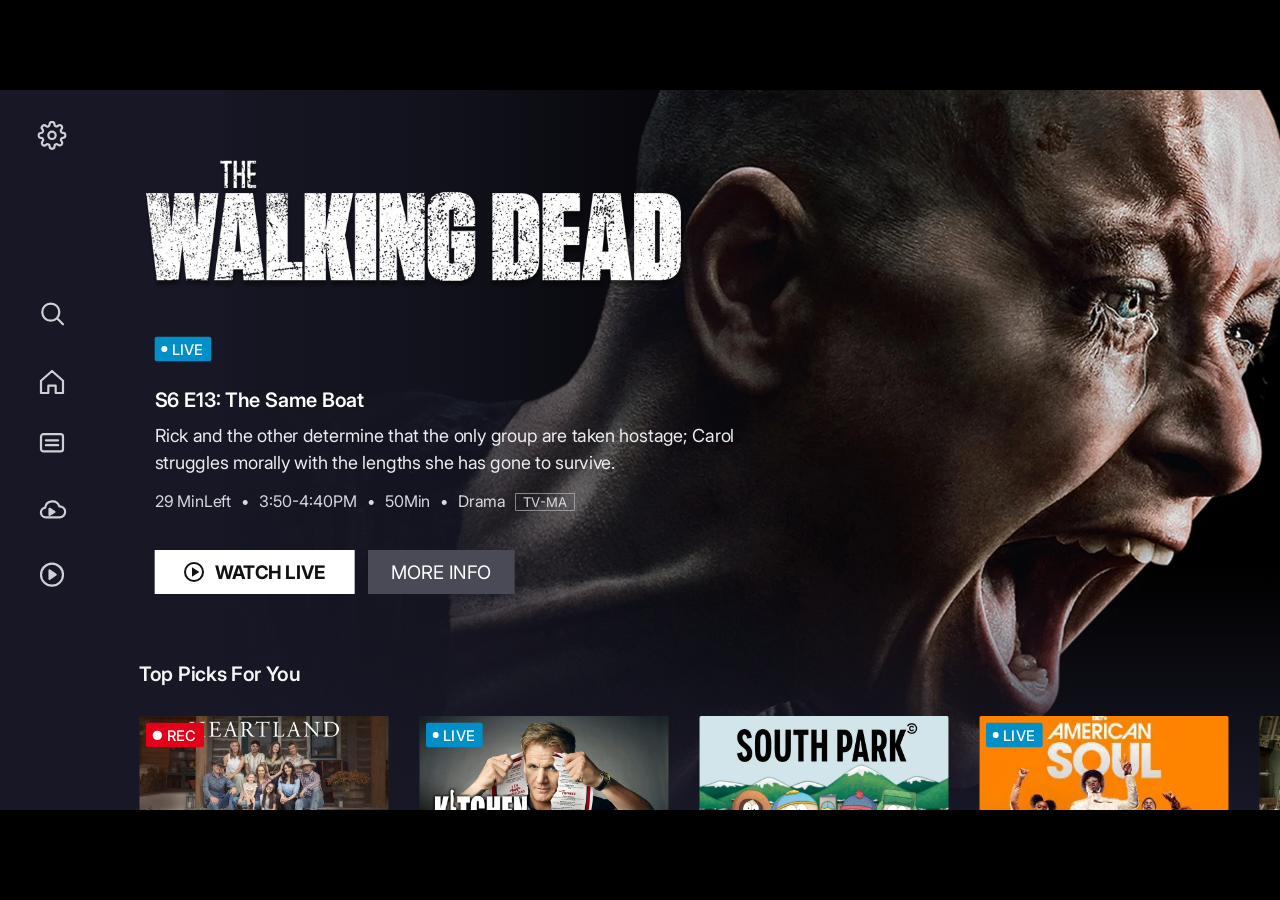
<file: projects/overhaul/a/muted-demo/index.html>
<!doctype html>
<html lang="en">
<head>
<meta charset="utf-8">
<meta name="viewport" content="width=device-width,initial-scale=1">
<title>Muted Previews Demo</title>
<link href="https://fonts.googleapis.com/css2?family=Inter:wght@400;500;600;700&display=swap" rel="stylesheet">
<style>
:root{--bg:#171725}
*{box-sizing:border-box;margin:0;padding:0}
html,body{height:100%;background:#000}
body{display:flex;align-items:center;justify-content:center;overflow:hidden;font-family:Inter,system-ui,sans-serif}
#fit{position:relative;width:100vw;max-width:calc(100vh*16/9);aspect-ratio:16/9;overflow:hidden}
#stage{position:absolute;left:0;top:0;width:1920px;height:1080px;transform-origin:0 0;background:var(--bg);overflow:hidden;color:#fff}

/* Backdrop: hero art + hero video (same box as the Sketch bitmap) */
.bd{position:absolute;inset:0;transition:opacity .8s ease,transform .8s cubic-bezier(.4,0,.2,1)}
.bd .hv{position:absolute;left:337px;top:-1px;width:1915px;height:1077px;overflow:hidden}
.bd .hv img,.bd .hv video{position:absolute;inset:0;width:100%;height:100%;object-fit:cover;transform-origin:70% 40%}
.bd .hv video{opacity:0;transition:opacity .15s}
.hv.hasv.live video{opacity:1}
.bd:after{content:"";position:absolute;inset:0;background:linear-gradient(90deg,var(--bg) 0,var(--bg) 14%,rgba(23,23,37,.78) 34%,rgba(23,23,37,0) 62%),linear-gradient(0deg,var(--bg) 0,rgba(23,23,37,.85) 8%,rgba(23,23,37,0) 34%)}
.hero-play .hv:not(.hasv) img{animation:kb 3.2s linear forwards}
@keyframes kb{from{transform:scale(1)}to{transform:scale(1.07)}}
.down .bd{transform:translateY(-520px)}

/* Scrolling content layer (Sketch artboard is 2118px tall) */
#pan{position:absolute;left:0;top:0;width:1920px;height:2118px;transition:transform .8s cubic-bezier(.4,0,.2,1)}
.down #pan{transform:translateY(-520px)}
.down2 .bd{transform:translateY(-1100px)}
.down2 #pan{transform:translateY(-913px)}

/* Hero info */
.hero{position:absolute;left:209px;top:37px;width:873px;height:720px}
.hero .logo{position:absolute;left:0;top:0;width:823px;height:319px}
.badge{position:absolute;height:37px;padding:0 12px 0 10px;display:flex;align-items:center;gap:7px;border-radius:3px;font-size:22px;font-weight:500;letter-spacing:.2px;background:#008fc6}
.badge:before{content:"";width:9px;height:9px;border-radius:50%;background:#fff}
.badge.rec{background:#e5001a}
.badge.rec:before{width:14px;height:14px}
.ep{position:absolute;left:23px;top:410px;font-size:30px;font-weight:600}
.desc{position:absolute;left:23px;top:462px;width:900px;font-size:27px;letter-spacing:-.2px;line-height:40px;font-weight:400;color:#ececf0}
.meta{position:absolute;left:23px;top:566px;font-size:24px;color:#d8d8de;display:flex;gap:14px;align-items:center;white-space:nowrap}
.meta .r{border:1px solid #bbb;padding:0 10px;font-size:20px;line-height:24px;height:26px}
.btn{position:absolute;top:653px;height:66px;display:flex;align-items:center;justify-content:center;font-size:28px;transition:background .5s,color .5s}
.watch{left:23px;width:300px;background:#fff;color:#111;font-weight:700;gap:16px}
.watch i{width:30px;height:30px;border:3px solid currentColor;border-radius:50%;position:relative}
.watch i:after{content:"";position:absolute;left:9px;top:5px;border-left:11px solid currentColor;border-top:7px solid transparent;border-bottom:7px solid transparent}
.more{left:343px;width:220px;background:#4a4a56;color:#fff}
.down .watch{background:#4a4a56;color:#fff}

/* Rows */
.rowh{position:absolute;font-size:30px;font-weight:600;line-height:38px;color:#f5f5f6;white-space:nowrap}
.tile{position:absolute;width:374px;height:210px;transition:transform .35s cubic-bezier(.3,.8,.3,1)}
.tile .art{position:absolute;inset:0;overflow:hidden;border-radius:3px;background:#222}
.tile .art img,.tile .art video{position:absolute;inset:0;width:100%;height:100%;object-fit:cover;transform-origin:50% 40%}
.tile .art video{opacity:0}
.tile.hasv.play .art video{opacity:1}
.tile .ring{position:absolute;inset:-4px;border:4px solid #fff;border-radius:6px;opacity:0;transition:opacity .2s;box-shadow:0 12px 40px rgba(0,0,0,.55)}
.tile .ttl{position:absolute;left:0;top:226px;font-size:28px;font-weight:500;line-height:34px;color:#f5f5f6;white-space:nowrap;transition:opacity .3s}
.tile .badge{left:10px;top:10px;z-index:2}
.tile .pg{position:absolute;left:0;right:0;bottom:0;height:8px;background:#f5f5f6;z-index:2}
.tile .pg b{display:block;height:100%;background:#0098d1}
.tile.focus{transform:scale(1.1)}
.tile.focus .ring{opacity:1}
.tile.play:not(.hasv) .art img{animation:kb2 5s linear forwards}
@keyframes kb2{from{transform:scale(1.02)}to{transform:scale(1.2)}}

/* My Channels ribbons */
.rib{position:absolute;width:533px;height:210px;overflow:hidden;border-radius:3px;background:#20202d}
.rib .lg{position:absolute;left:0;top:0;width:160px;height:210px;background:#dd0000;display:flex;align-items:center;justify-content:center}
.rib .lg img{width:73px;height:73px;object-fit:contain}
.rib .lg span{font-weight:800;font-size:38px;letter-spacing:-1px;color:#fff}
.rib .lg em{font-style:normal;width:70px;height:70px;border-radius:50%;background:#fff;color:#111;font-weight:800;font-size:27px;display:flex;align-items:center;justify-content:center;letter-spacing:-1px}
.rib .im{position:absolute;left:160px;top:0;width:373px;height:210px;object-fit:cover}
.rib .im:after{content:""}
.rib .ov{position:absolute;left:0;right:0;bottom:0;height:105px;background:linear-gradient(0deg,#171725,rgba(51,51,76,0))}
.rib .badge{left:10px;top:10px}
.rib .pgr{position:absolute;left:0;right:0;bottom:0;height:6px;background:#fff}
.rib .pgr b{display:block;height:100%;background:#0098d1}
.rt{position:absolute;font-size:28px;font-weight:500;line-height:34px;color:#f5f5f6;white-space:nowrap}
.rt small{display:block;font-size:24px;font-weight:400;color:#f5f5f6;line-height:29px;margin-top:6px}

/* Nav (collapsed) */
.nav{position:absolute;left:0;top:0;width:160px;height:1080px;background:var(--bg);z-index:5}
.nav svg{position:absolute;left:56px;width:44px;height:44px;stroke:#cfcfd6;fill:none;stroke-width:1.8;stroke-linecap:round;stroke-linejoin:round}

/* Replay control: shown once the demo has played through; clicking the image or the button plays it again */
#rp{position:absolute;right:28px;bottom:28px;display:flex;align-items:center;gap:12px;padding:12px 24px;border-radius:999px;border:0;background:rgba(20,20,26,.78);color:#fff;font:500 24px/1 Inter,system-ui,sans-serif;cursor:pointer;opacity:0;pointer-events:none;transition:opacity .4s,background .2s;z-index:50}
#rp:hover,#rp:focus-visible{background:rgba(48,48,58,.9);outline:none}
#rp svg{width:40px;height:40px;flex:none;stroke:currentColor;fill:none;stroke-width:2.2;stroke-linecap:round;stroke-linejoin:round}
#stage.done{cursor:pointer}
#stage.done #rp{opacity:1;pointer-events:auto}
</style>
</head>
<body>
<div id="fit"><div id="stage">
  <div class="bd"><div class="hv" id="hv"><img src="img/hero.webp" alt=""><video muted playsinline preload="auto" data-src="vid/hero.mp4"></video></div></div>

  <div id="pan">
    <div class="hero">
      <img class="logo" src="img/logo.webp" alt="The Walking Dead">
      <div class="badge" style="left:23px;top:333px">LIVE</div>
      <div class="ep">S6 E13: The Same Boat</div>
      <div class="desc">Rick and the other determine that the only group are taken hostage; Carol struggles morally with the lengths she has gone to survive.</div>
      <div class="meta"><span>29 MinLeft</span>•<span>3:50-4:40PM</span>•<span>50Min</span>•<span>Drama</span><span class="r">TV-MA</span></div>
      <div class="btn watch"><i></i>WATCH LIVE</div>
      <div class="btn more">MORE INFO</div>
    </div>

    <!-- Row 1: Top Picks For You -->
    <div class="rowh" style="left:209px;top:857px">Top Picks For You</div>
    <div class="tile" id="tA" style="left:209px;top:939px"><div class="art"><img src="img/heartland.webp" alt=""><video muted playsinline preload="auto" data-src="vid/heartland.mp4"></video></div><div class="badge rec">REC</div><div class="pg"><b style="width:69.7%"></b></div><div class="ring"></div><div class="ttl">Heartland</div></div>
    <div class="tile" id="tB" style="left:629px;top:939px"><div class="art"><img src="img/kitchen.webp" alt=""><video muted playsinline preload="auto" data-src="vid/kitchen.mp4"></video></div><div class="badge">LIVE</div><div class="ring"></div><div class="ttl">Kitchen Nightmares</div></div>
    <div class="tile" id="tC" style="left:1049px;top:939px"><div class="art"><img src="img/southpark.webp" alt=""><video muted playsinline preload="auto" data-src="vid/southpark.mp4"></video></div><div class="ring"></div><div class="ttl">South Park</div></div>
    <div class="tile" id="tD" style="left:1469px;top:939px"><div class="art"><img src="img/soul.webp" alt=""><video muted playsinline preload="auto" data-src="vid/soul.mp4"></video></div><div class="badge">LIVE</div><div class="ring"></div><div class="ttl">American Soul</div></div>
    <div class="tile" style="left:1889px;top:939px"><div class="art"><img src="img/girls.webp" alt=""></div><div class="pg"><b style="width:69.7%"></b></div><div class="ring"></div></div>

    <!-- Row 2: Continue Watching -->
    <div class="rowh" style="left:205px;top:1272px">Continue Watching</div>
    <div class="tile" style="left:205px;top:1332px"><div class="art"><img src="img/heartland.webp" alt=""></div><div class="pg"><b style="width:69.7%"></b></div><div class="ring"></div><div class="ttl">Heartland</div></div>
    <div class="tile" style="left:625px;top:1332px"><div class="art"><img src="img/forensic.webp" alt=""></div><div class="pg"><b style="width:69.7%"></b></div><div class="ring"></div><div class="ttl">Forensic Files</div></div>
    <div class="tile" style="left:1045px;top:1332px"><div class="art"><img src="img/joy.webp" alt=""></div><div class="pg"><b style="width:69.7%"></b></div><div class="ring"></div><div class="ttl">The Joy of Painting</div></div>
    <div class="tile" id="tE" style="left:1465px;top:1332px"><div class="art"><img src="img/alienist.webp" alt=""><video muted playsinline preload="auto" data-src="vid/alienist.mp4"></video></div><div class="pg"><b style="width:69.7%"></b></div><div class="ring"></div><div class="ttl">The Alienist</div></div>

    <!-- Row 3: My Channels -->
    <div class="rowh" style="left:199px;top:1660px">My Channels</div>
    <div class="rib" style="left:199px;top:1710px"><div class="lg"><img src="img/food.webp" alt=""></div><img class="im" src="img/gcg.webp" alt=""><div class="ov"></div><div class="badge">LIVE</div><div class="pgr"><b style="width:68%"></b></div></div>
    <div class="rt" style="left:199px;top:1936px">Guy’s Grocery Games<small>23 mins left</small></div>
    <div class="rib" style="left:778px;top:1710px"><div class="lg" style="background:#005694"><em>abc</em></div><img class="im" src="img/shark.webp" alt=""><div class="ov"></div><div class="badge">LIVE</div><div class="pgr"><b style="width:47%"></b></div></div>
    <div class="rt" style="left:778px;top:1936px">Shark Tank<small>47 mins left</small></div>
    <div class="rib" style="left:1357px;top:1710px"><div class="lg" style="background:#000"><span>FX</span></div><img class="im" src="img/atlanta.webp" alt=""><div class="ov"></div><div class="badge">LIVE</div><div class="pgr"><b style="width:19%"></b></div></div>
    <div class="rt" style="left:1357px;top:1936px">Atlanta<small>52 mins left</small></div>
  </div>

  <div class="nav">
    <svg style="top:46px" viewBox="0 0 24 24"><circle cx="12" cy="12" r="3"/><path d="M19.4 15a1.65 1.65 0 0 0 .33 1.82l.06.06a2 2 0 1 1-2.83 2.83l-.06-.06a1.65 1.65 0 0 0-1.82-.33 1.65 1.65 0 0 0-1 1.51V21a2 2 0 1 1-4 0v-.09A1.65 1.65 0 0 0 9 19.4a1.65 1.65 0 0 0-1.82.33l-.06.06a2 2 0 1 1-2.83-2.83l.06-.06a1.65 1.65 0 0 0 .33-1.82 1.65 1.65 0 0 0-1.51-1H3a2 2 0 1 1 0-4h.09A1.65 1.65 0 0 0 4.6 9a1.65 1.65 0 0 0-.33-1.82l-.06-.06a2 2 0 1 1 2.83-2.83l.06.06a1.65 1.65 0 0 0 1.82.33H9a1.65 1.65 0 0 0 1-1.51V3a2 2 0 1 1 4 0v.09a1.65 1.65 0 0 0 1 1.51 1.65 1.65 0 0 0 1.82-.33l.06-.06a2 2 0 1 1 2.83 2.83l-.06.06a1.65 1.65 0 0 0-.33 1.82V9a1.65 1.65 0 0 0 1.51 1H21a2 2 0 1 1 0 4h-.09a1.65 1.65 0 0 0-1.51 1z"/></svg>
    <svg style="top:313px" viewBox="0 0 24 24"><circle cx="11" cy="11" r="7"/><path d="m21 21-4.3-4.3"/></svg>
    <svg style="top:416px" viewBox="0 0 24 24"><path d="M3 11 12 3l9 8v10h-6v-6H9v6H3z"/></svg>
    <svg style="top:509px" viewBox="0 0 24 24"><rect x="3" y="4" width="18" height="14" rx="2"/><path d="M7 9h10M7 13h10"/></svg>
    <svg style="top:608px" viewBox="0 0 24 24"><path d="M7 18a4 4 0 0 1-.6-7.96A6 6 0 0 1 18 9a4.5 4.5 0 0 1 .5 9z"/><path d="m10 11 4 2.5-4 2.5z" fill="#cfcfd6"/></svg>
    <svg style="top:705px" viewBox="0 0 24 24"><circle cx="12" cy="12" r="9"/><path d="m10 8.5 5 3.5-5 3.5z" fill="#cfcfd6"/></svg>
  </div>
</div></div>

<script>
(function(){
  /* Timing (ms) — edit here. Each preview starts `delay` after its item gets focus. */
  var T={
    delay:1000,  // focus -> video starts
    hero:1500,   // hero video length on screen
    tileA:1500,  // Heartland (focus moves down)
    tileB:1500,  // Kitchen Nightmares (focus moves right)
    tileC:1500,  // South Park (focus moves right)
    tileD:1500,  // American Soul (focus moves right)
    tileE:1500,  // The Alienist (focus moves down to Continue Watching)
    reset:700,   // pause before the loop restarts
    loops:1      // how many times the sequence plays
  };
  var stage=document.getElementById('stage'),fit=document.getElementById('fit');
  var HV=document.getElementById('hv'),A=document.getElementById('tA'),B=document.getElementById('tB'),C=document.getElementById('tC'),D=document.getElementById('tD'),E=document.getElementById('tE');
  var tiles=[A,B,C,D,E];
  function scale(){stage.style.transform='scale('+(fit.clientWidth/1920)+')'}
  addEventListener('resize',scale);scale();

  /* Clips live in vid/. A missing clip falls back to a slow zoom of the key art. */
  var slots=[HV].concat(tiles);
  slots.forEach(function(el){
    var v=el.querySelector('video');v.muted=true;
    v.addEventListener('loadeddata',function(){el.classList.add('hasv')});
    v.src=v.getAttribute('data-src');v.load();
  });
  function play(el){var v=el.querySelector('video');try{v.currentTime=0}catch(e){}var p=v.play();if(p&&p.catch)p.catch(function(){})}
  function stop(el){el.querySelector('video').pause()}

  var timers=[],running=false,done=false,round=0;
  function at(ms,fn){timers.push(setTimeout(fn,ms))}
  function clear(){timers.forEach(clearTimeout);timers=[]}
  function reset(){
    stage.classList.remove('down','down2','hero-play','done');
    HV.classList.remove('live');
    tiles.forEach(function(t){t.classList.remove('focus','play')});
    slots.forEach(stop);
    void stage.offsetWidth;
  }
  function run(){
    reset();round++;var t=0;
    /* 1. Hero: video starts `delay` after the TV is on screen */
    at(T.delay,function(){stage.classList.add('hero-play');HV.classList.add('live');play(HV)});
    t+=T.delay+T.hero;
    /* 2. Focus moves down, then right across the row; each preview starts `delay` after focus */
    [[A,T.tileA],[B,T.tileB],[C,T.tileC],[D,T.tileD],[E,T.tileE]].forEach(function(s,i){
      var tile=s[0],dur=s[1],prev=tiles[i-1],start=t;
      at(start,function(){
        if(prev){prev.classList.remove('focus','play');stop(prev)}
        else{stage.classList.add('down');stage.classList.remove('hero-play');HV.classList.remove('live');stop(HV)}
        if(tile===E)stage.classList.add('down2');
        tile.classList.add('focus');
      });
      at(start+T.delay,function(){tile.classList.add('play');play(tile)});
      t+=T.delay+dur;
    });
    /* 3. Loop */
    at(t,function(){E.classList.remove('focus','play');stop(E)});
    t+=T.reset;
    at(t,function(){if(round<T.loops)run();else{done=true;finalState()}});
  }
  function start(){if(running||done)return;running=true;round=0;run()}
  /* Key frame kept after playback: Top Picks with Kitchen Nightmares focused and its preview on screen */
  function finalState(){
    reset();stage.classList.add('down','done');
    B.classList.add('focus','play');
    var vb=B.querySelector('video');try{vb.currentTime=1.2}catch(e){}
  }
  function halt(){running=false;clear();if(done)finalState();else reset()}
  /* Plays once; afterwards the key frame stays and the image (or the button) replays it */
  var reduce=!!(window.matchMedia&&matchMedia('(prefers-reduced-motion: reduce)').matches);
  var rp=document.createElement('button');rp.id='rp';rp.type='button';rp.setAttribute('aria-label','Replay');
  rp.innerHTML='<svg viewBox="0 0 24 24"><path d="M4.5 12a7.5 7.5 0 1 0 2.4-5.5"/><path d="M4.5 4.5v4.2h4.2"/></svg>Click to replay';stage.appendChild(rp);
  function replay(){if(!done)return;clear();running=false;done=false;stage.classList.remove('done');start()}
  stage.addEventListener('click',replay);


  /* Start as soon as the TV begins to appear while scrolling; stop when it leaves */
  if(/[?&]test=1/.test(location.search)){start()}  /* test hook: skip the scroll trigger */
  else if(reduce){done=true;finalState()}
  else if('IntersectionObserver' in window){
    new IntersectionObserver(function(es){es.forEach(function(e){e.isIntersecting?start():halt()})},{threshold:.5}).observe(fit);
  }else start();
})();
</script>
</body>
</html>
</file>
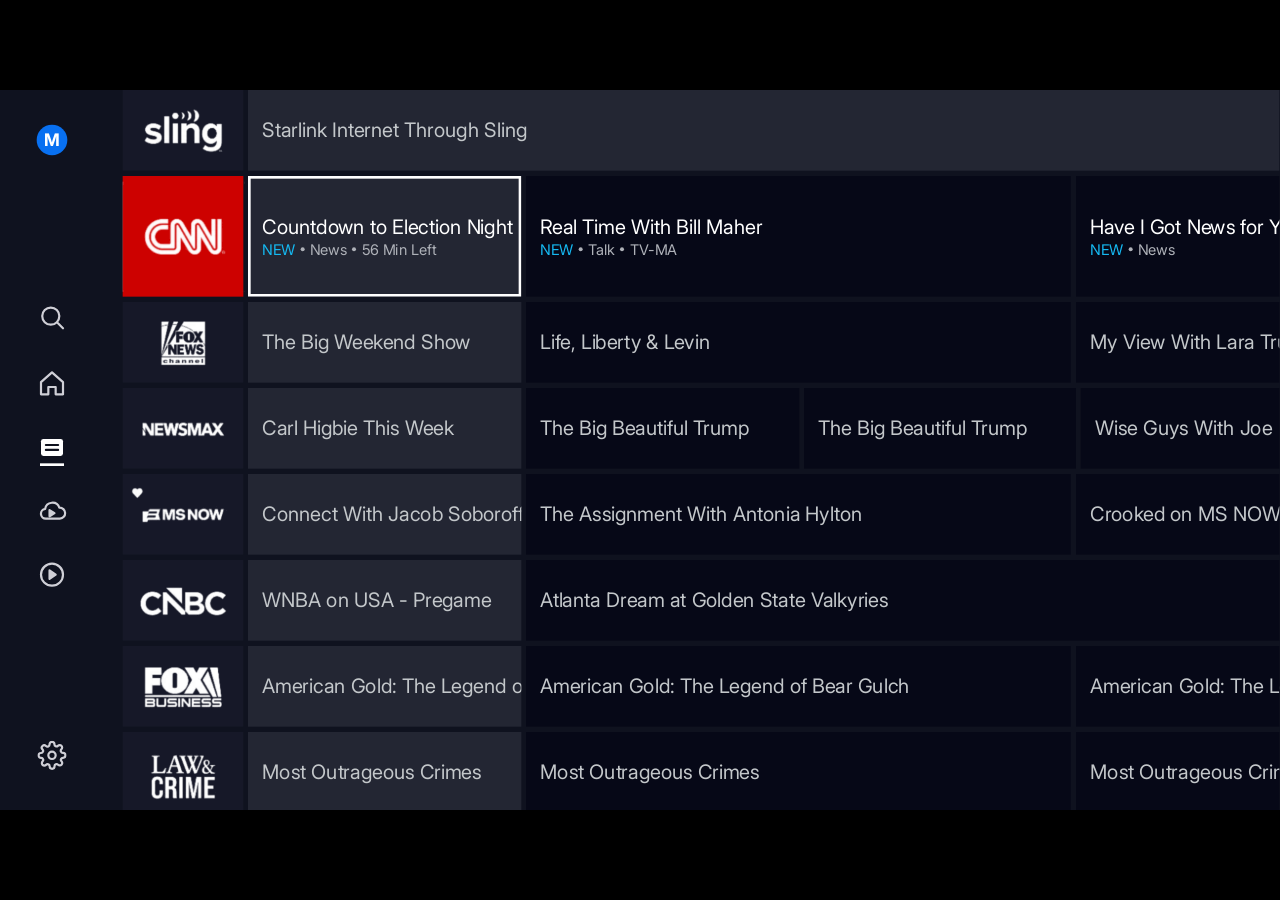
<file: projects/overhaul/a/pip-guide/index.html>
<!doctype html>
<html lang="en">
<head>
<meta charset="utf-8">
<meta name="viewport" content="width=device-width,initial-scale=1">
<title>Picture-in-Picture Demo (Guide)</title>
<link href="https://fonts.googleapis.com/css2?family=Inter:wght@400;500;600;700&display=swap" rel="stylesheet">
<style>
:root{--bg:#171725}
*{box-sizing:border-box;margin:0;padding:0}
html,body{height:100%;background:#000}
body{display:flex;align-items:center;justify-content:center;overflow:hidden;font-family:Inter,system-ui,sans-serif}
#fit{position:relative;width:100vw;max-width:calc(100vh*16/9);aspect-ratio:16/9;overflow:hidden}
#stage{position:absolute;left:0;top:0;width:1920px;height:1080px;transform-origin:0 0;background:var(--bg);overflow:hidden;color:#fff}

/* Player: ONE element that moves between home / full screen / PiP, so playback never restarts.
   Geometry follows tvOS: the video scales into a rounded corner window and keeps playing. */
:root{--ease:cubic-bezier(.2,.8,.2,1)}
#pl,#pl2{position:absolute;z-index:1;left:var(--l,372px);top:var(--t,129px);width:var(--w,410px);height:var(--h,181px);overflow:hidden;border-radius:4px;background:#000;opacity:0;
  box-shadow:0 0 0 0 rgba(0,0,0,0);
  transition:left .8s var(--ease),top .8s var(--ease),width .8s var(--ease),height .8s var(--ease),border-radius .8s var(--ease),box-shadow .8s,opacity .35s,transform .35s var(--ease),z-index 0s linear .25s}
#pl img,#pl video,#pl2 video{position:absolute;inset:0;width:100%;height:100%;object-fit:cover}
#pl video,#pl2 video{opacity:0;transition:opacity .2s}
#pl.live video,#pl2.live video{opacity:1}
#pl .dim,#pl2 .dim{position:absolute;inset:0;background:rgba(10,10,18,.38);opacity:0;transition:opacity .35s}

.fs #pl,.fs2 #pl2{left:0;top:0;width:1920px;height:1080px;z-index:20;opacity:1;border-radius:0}
.pip #pl{opacity:1;left:1330px;top:739px;width:500px;height:281px;border-radius:22px;z-index:20;transition-duration:.7s;
  box-shadow:0 0 0 2px rgba(255,255,255,.16),0 24px 70px rgba(0,0,0,.65)}
.pip.pipui #pl .dim,.pip2.pipui #pl2 .dim{opacity:1}
.pip.pipx #pl{opacity:0;transform:scale(.9);transform-origin:100% 100%}
.pip2 #pl2{opacity:1;left:1330px;top:739px;width:500px;height:281px;border-radius:22px;z-index:20;transition-duration:.7s;
  box-shadow:0 0 0 2px rgba(255,255,255,.16),0 24px 70px rgba(0,0,0,.65)}
.pip2.pipx #pl2{opacity:0;transform:scale(.9);transform-origin:100% 100%}

/* PiP controls: swap (back to full screen) and stop (close) */
.pc{position:absolute;left:0;right:0;top:0;bottom:0;display:flex;align-items:center;justify-content:center;gap:32px;opacity:0;transition:opacity .35s}
.pip.pipui .pc,.pip2.pipui .pc{opacity:1}
.pc b{width:92px;height:92px;border-radius:50%;background:rgba(30,28,42,.82);border:4px solid rgba(190,190,200,.55);display:flex;align-items:center;justify-content:center;transition:transform .2s,background .2s,border-color .2s}
.pc b.f{background:#fff;border-color:#fff;transform:scale(1.14);box-shadow:0 10px 30px rgba(0,0,0,.5)}
.pc b.f.press{transform:scale(1.02)}
.pc svg{width:40px;height:40px;color:#fff;stroke:currentColor;fill:none;stroke-width:2.4;stroke-linecap:round;stroke-linejoin:round}
.pc b.f svg{color:#111}

/* Home UI fades out when playback goes full screen and back in when PiP takes over */
.nt,.nt *{transition:none!important}  /* reset snaps back; otherwise the player visibly grows back from the PiP corner */
.ui{transition:opacity .5s}
.fs .ui,.fs2 .ui{opacity:0;transition-duration:.2s}


/* Sling Guide screen, rebuilt from the Sketch/screen capture (coordinates are in capture px, scaled to the 1920 stage) */
#g{position:absolute;left:0;top:0;width:1920px;height:1080px;z-index:2;background:#0f121f;overflow:hidden;font-family:Inter,system-ui,sans-serif}
#g .row{position:absolute;left:0;width:1920px;transition:top .25s ease,height .25s ease}
#g .lgb{position:absolute;left:184px;top:0;width:181px;height:100%;background:#161828;transition:background .2s}
#g .lgb img{position:absolute;left:50%;top:50%;transform:translate(-50%,-50%);display:block}
#g .row.f .lgb{background:var(--b,#161828)}
#g .row:not(.f) .sub{display:none}
#g .c{top:0;height:100%;transition:transform .15s;position:absolute;overflow:hidden;background:#060817;color:#c3c7ca;display:flex;flex-direction:column;justify-content:center;padding:0 18px 0 21px;white-space:nowrap;font-size:30px;font-weight:400;letter-spacing:-.1px}
#g .row.f .c{color:#fff}
#g .c.c1{background:#232633}
#g .c b{font-weight:400;display:block;line-height:1.25}
#g .c .sub{display:flex;align-items:center;gap:8px;font-size:22px;font-weight:400;color:#aeb1b8;margin-top:2px}
#g .c .sub i{font-style:normal;color:#15b9f2}
#g .c .sub u{width:6px;height:6px;border-radius:50%;background:#aeb1b8;display:inline-block}
#g .ring{position:absolute;inset:0;border:4px solid #fff;opacity:0;transition:opacity .15s}
#g .row.f .c1 .ring{opacity:1}
.unf #g .row.f .c1 .ring{opacity:0}
#g .c.press{transform:scale(.97)}
#g .tm{position:absolute;top:128px;font-size:24px;line-height:28px;font-weight:600;color:#fff;letter-spacing:-.2px}
#g .bar{position:absolute;top:167px;height:8px}
#g .tab{position:absolute;top:52px;font-size:26px;line-height:30px;font-weight:500;color:#838690}
#g .tab.on{color:#fff}
#g .nv{position:absolute;left:56px;width:44px;height:44px;stroke:#cfcfd6;fill:none;stroke-width:1.8;stroke-linecap:round;stroke-linejoin:round}
#pan{display:none}

/* Replay control: shown once the demo has played through; clicking the image or the button plays it again */
#rp{position:absolute;right:28px;bottom:28px;display:flex;align-items:center;gap:12px;padding:12px 24px;border-radius:999px;border:0;background:rgba(20,20,26,.78);color:#fff;font:500 24px/1 Inter,system-ui,sans-serif;cursor:pointer;opacity:0;pointer-events:none;transition:opacity .4s,background .2s;z-index:50}
#rp:hover,#rp:focus-visible{background:rgba(48,48,58,.9);outline:none}
#rp svg{width:40px;height:40px;flex:none;stroke:currentColor;fill:none;stroke-width:2.2;stroke-linecap:round;stroke-linejoin:round}
#stage.done{cursor:pointer}
#stage.done #rp{opacity:1;pointer-events:auto}
</style>
<body>
<div id="fit"><div id="stage">
  <div id="g" class="ui">
    <div style="position:absolute;left:55px;top:52px;width:46px;height:46px;border-radius:50%;background:#0870f1;color:#fff;font-weight:700;font-size:26px;line-height:46px;text-align:center">M</div>
    <svg class="nv" style="top:319px" viewBox="0 0 24 24"><circle cx="11" cy="11" r="7"/><path d="m21 21-4.3-4.3"/></svg><svg class="nv" style="top:418px" viewBox="0 0 24 24"><path d="M3 11 12 3l9 8v10h-6v-6H9v6H3z"/></svg><svg class="nv" style="top:516px" viewBox="0 0 24 24"><rect x="3" y="4" width="18" height="14" rx="2" fill="#fff" stroke="none"/><path d="M7 9h10M7 13h10" stroke="#0e111e"/></svg><div style="position:absolute;left:60px;top:560px;width:36px;height:4px;background:#fff"></div><svg class="nv" style="top:610px" viewBox="0 0 24 24"><path d="M7 18a4 4 0 0 1-.6-7.96A6 6 0 0 1 18 9a4.5 4.5 0 0 1 .5 9z"/><path d="m10 11 4 2.5-4 2.5z" fill="#cfcfd6"/></svg><svg class="nv" style="top:705px" viewBox="0 0 24 24"><circle cx="12" cy="12" r="9"/><path d="m10 8.5 5 3.5-5 3.5z" fill="#cfcfd6"/></svg><svg class="nv" style="top:976px" viewBox="0 0 24 24"><circle cx="12" cy="12" r="3"/><path d="M19.4 15a1.65 1.65 0 0 0 .33 1.82l.06.06a2 2 0 1 1-2.83 2.83l-.06-.06a1.65 1.65 0 0 0-1.82-.33 1.65 1.65 0 0 0-1 1.51V21a2 2 0 1 1-4 0v-.09A1.65 1.65 0 0 0 9 19.4a1.65 1.65 0 0 0-1.82.33l-.06.06a2 2 0 1 1-2.83-2.83l.06-.06a1.65 1.65 0 0 0 .33-1.82 1.65 1.65 0 0 0-1.51-1H3a2 2 0 1 1 0-4h.09A1.65 1.65 0 0 0 4.6 9a1.65 1.65 0 0 0-.33-1.82l-.06-.06a2 2 0 1 1 2.83-2.83l.06.06a1.65 1.65 0 0 0 1.82.33H9a1.65 1.65 0 0 0 1-1.51V3a2 2 0 1 1 4 0v.09a1.65 1.65 0 0 0 1 1.51 1.65 1.65 0 0 0 1.82-.33l.06-.06a2 2 0 1 1 2.83 2.83l-.06.06a1.65 1.65 0 0 0-.33 1.82V9a1.65 1.65 0 0 0 1.51 1H21a2 2 0 1 1 0 4h-.09a1.65 1.65 0 0 0-1.51 1z"/></svg>
    <div class="row" data-i="0">
      <div class="lgb"><img src="img/lg_sling.webp" alt=""></div>
      <div class="c c1" style="left:372px;width:1547px"><b>Starlink Internet Through Sling</b><div class="ring"></div></div>
    </div>
    <div class="row" data-i="1" style="--b:#cd0100">
      <div class="lgb"><img src="img/lg_cnn.webp" alt=""></div>
      <div class="c c1" style="left:372px;width:410px"><b>Countdown to Election Night</b><span class="sub"><i>NEW</i><u></u>News<u></u>56 Min Left</span><div class="ring"></div></div>
      <div class="c" style="left:789px;width:817px"><b>Real Time With Bill Maher</b><span class="sub"><i>NEW</i><u></u>Talk<u></u>TV-MA</span></div>
      <div class="c" style="left:1614px;width:305px"><b>Have I Got News for You</b><span class="sub"><i>NEW</i><u></u>News</span></div>
    </div>
    <div class="row" data-i="2" style="--b:#00417d">
      <div class="lgb"><img src="img/lg_fox.webp" alt=""></div>
      <div class="c c1" style="left:372px;width:410px"><b>The Big Weekend Show</b><span class="sub">News<u></u>52 Min Left</span><div class="ring"></div></div>
      <div class="c" style="left:789px;width:817px"><b>Life, Liberty &amp; Levin</b><span class="sub"><i>NEW</i><u></u>News<u></u>1 hr</span></div>
      <div class="c" style="left:1614px;width:305px"><b>My View With Lara Trump</b><span class="sub"><i>NEW</i><u></u>News</span></div>
    </div>
    <div class="row" data-i="3" style="--b:#b3102a">
      <div class="lgb"><img src="img/lg_newsmax.webp" alt=""></div>
      <div class="c c1" style="left:372px;width:410px"><b>Carl Higbie This Week</b><span class="sub">News<u></u>40 Min Left</span><div class="ring"></div></div>
      <div class="c" style="left:789px;width:410px"><b>The Big Beautiful Trump</b><span class="sub">Talk</span></div>
      <div class="c" style="left:1206px;width:408px"><b>The Big Beautiful Trump</b><span class="sub">Talk</span></div>
      <div class="c" style="left:1621px;width:298px"><b>Wise Guys With Joe</b><span class="sub">Talk</span></div>
    </div>
    <div class="row" data-i="4" style="--b:#1d4fd8">
      <div class="lgb"><img src="img/lg_msnbc.webp" alt=""></div>
      <div class="c c1" style="left:372px;width:410px"><b>Connect With Jacob Soboroff</b><span class="sub"><i>NEW</i><u></u>News<u></u>48 Min Left</span><div class="ring"></div></div>
      <div class="c" style="left:789px;width:817px"><b>The Assignment With Antonia Hylton</b><span class="sub">Talk<u></u>TV-PG</span></div>
      <div class="c" style="left:1614px;width:305px"><b>Crooked on MS NOW</b><span class="sub"><i>NEW</i><u></u>Talk</span></div>
    </div>
    <div class="row" data-i="5" style="--b:#005a9c">
      <div class="lgb"><img src="img/lg_cnbc.webp" alt=""></div>
      <div class="c c1" style="left:372px;width:410px"><b>WNBA on USA - Pregame</b><span class="sub"><i>NEW</i><u></u>Sports<u></u>31 Min Left</span><div class="ring"></div></div>
      <div class="c" style="left:789px;width:1130px"><b>Atlanta Dream at Golden State Valkyries</b><span class="sub">Sports<u></u>WNBA</span></div>
    </div>
    <div class="row" data-i="6" style="--b:#00417d">
      <div class="lgb"><img src="img/lg_foxbiz.webp" alt=""></div>
      <div class="c c1" style="left:372px;width:410px"><b>American Gold: The Legend of Bear Gulch</b><div class="ring"></div></div>
      <div class="c" style="left:789px;width:817px"><b>American Gold: The Legend of Bear Gulch</b></div>
      <div class="c" style="left:1614px;width:305px"><b>American Gold: The Legend of Bear Gulch</b></div>
    </div>
    <div class="row" data-i="7" style="--b:#b3102a">
      <div class="lgb"><img src="img/lg_law.webp" alt=""></div>
      <div class="c c1" style="left:372px;width:410px"><b>Most Outrageous Crimes</b><div class="ring"></div></div>
      <div class="c" style="left:789px;width:817px"><b>Most Outrageous Crimes</b></div>
      <div class="c" style="left:1614px;width:305px"><b>Most Outrageous Crimes</b></div>
    </div>
  </div>

  <div id="pl2"><video muted loop playsinline preload="auto" data-src="vid/cnbc.mp4"></video>
    <div class="dim"></div>
    <div class="pc">
      <b id="bx2"><svg viewBox="0 0 24 24"><rect x="2.5" y="3.5" width="14" height="10.5" rx="2"/><rect x="11.5" y="10" width="10" height="8" rx="1.6" fill="currentColor"/></svg></b>
      <b id="bc2"><svg viewBox="0 0 24 24"><path d="M5 5l14 14M19 5L5 19"/></svg></b>
    </div>
  </div>

  <div id="pl">
    <video muted loop playsinline preload="auto" data-src="vid/cnn.mp4"></video>
    <div class="dim"></div>
    <div class="pc">
      <b id="bx"><svg viewBox="0 0 24 24"><rect x="2.5" y="3.5" width="14" height="10.5" rx="2"/><rect x="11.5" y="10" width="10" height="8" rx="1.6" fill="currentColor"/></svg></b>
      <b id="bc"><svg viewBox="0 0 24 24"><path d="M5 5l14 14M19 5L5 19"/></svg></b>
    </div>
  </div>
</div></div>
<script>
(function(){
  /* Timing (ms) — edit here */
  var T={
    start:1500,     // CNN program is selected
    toFull:300,     // select -> full-screen transition starts
    full:3500,      // time in full screen
    land:1500,      // Back: Guide returns with the PiP; focus stays on the program
    down:650,       // time between focus moves (4 presses down)
    beforeSelect:800,
    toFull2:300,
    full2:3500,     // CNBC full view
    seek2:0,        // CNBC clip start (seconds)
    land2:1500,     // Back from CNBC: PiP lands, focus stays on the program
    onExpand:2000,  // Apple TV button: focus moves into the PiP, on expand
    onClose:2000,   // focus moves to close
    after:1000,     // guide screen after the PiP is gone
    loops:1
  };
  var K=1920/1889;                        // guide capture px -> stage px
  var stage=document.getElementById('stage'),fit=document.getElementById('fit'),pl=document.getElementById('pl'),pl2=document.getElementById('pl2'),
      v=pl.querySelector('video'),v2=pl2.querySelector('video'),
      rows=[].slice.call(document.querySelectorAll('#g .row')),
      bx2=document.getElementById('bx2'),bc2=document.getElementById('bc2');
  function scale(){stage.style.transform='scale('+(fit.clientWidth/1920)+')'}
  addEventListener('resize',scale);scale();

  [v,v2].forEach(function(x){x.muted=true;x.src=x.getAttribute('data-src');x.load()});
  function play(el,from){try{el.currentTime=from||0}catch(e){}var p=el.play();if(p&&p.catch)p.catch(function(){})}

  /* Guide layout: the focused row grows (two-line info), the others stay compact */
  var FOCUS_H=181,ROW_H=121,GAP=8,TOP0=0;
  function layout(fi){
    var y=TOP0;
    rows.forEach(function(r,i){
      var hh=(i===fi)?FOCUS_H:ROW_H;
      r.style.top=y+'px';r.style.height=hh+'px';
      r.classList.toggle('f',i===fi);
      y+=hh+GAP;
    });
  }
  function cellOf(i){return rows[i].querySelector('.c1')}

  var timers=[],running=false,done=false,round=0;
  function at(ms,fn){timers.push(setTimeout(fn,ms))}
  function clear(){timers.forEach(clearTimeout);timers=[]}
  var fi=1;
  function reset(){
    stage.classList.add('nt');
    stage.classList.remove('fs','fs2','pip','pip2','pipui','pipx','unf','done');bx2.classList.remove('f','press');bc2.classList.remove('f','press');
    pl.classList.remove('live');pl2.classList.remove('live');
    rows.forEach(function(r){r.querySelector('.c1').classList.remove('press')});
    fi=1;layout(fi);
    pl2.style.removeProperty('--l');
    v.pause();v2.pause();try{v.currentTime=0;v2.currentTime=0}catch(e){}
    void stage.offsetWidth;
    setTimeout(function(){stage.classList.remove('nt')},60);
  }
  /* Put the second player exactly over the focused program cell, then let it grow */
  function placeOver(el,player){
    var f=fit.getBoundingClientRect(),r=el.getBoundingClientRect(),sc=f.width/1920;
    player.style.setProperty('--l',((r.left-f.left)/sc)+'px');
    player.style.setProperty('--t',((r.top-f.top)/sc)+'px');
    player.style.setProperty('--w',(r.width/sc)+'px');
    player.style.setProperty('--h',(r.height/sc)+'px');
  }
  function run(){
    reset();round++;var t=0;
    t+=T.start;at(t,function(){cellOf(1).classList.add('press')});
    t+=T.toFull;at(t,function(){cellOf(1).classList.remove('press');pl.classList.add('live');play(v,0);stage.classList.add('fs')});
    t+=800+T.full;at(t,function(){stage.classList.remove('fs');stage.classList.add('pip')});
    t+=700+T.land;
    for(var k=2;k<=5;k++){(function(k){t+=T.down;at(t,function(){fi=k;layout(fi)})})(k)}
    t+=T.beforeSelect;at(t,function(){cellOf(5).classList.add('press')});
    t+=T.toFull2;at(t,function(){
      cellOf(5).classList.remove('press');
      stage.classList.add('nt');placeOver(cellOf(5),pl2);void stage.offsetWidth;stage.classList.remove('nt');
      stage.classList.add('pipx');pl2.classList.add('live');play(v2,T.seek2);stage.classList.add('fs2');
    });
    t+=800+T.full2;at(t,function(){stage.classList.remove('fs2','pip','pipx');stage.classList.add('pip2');v.pause()});
    t+=700+T.land2;at(t,function(){stage.classList.add('unf','pipui');bx2.classList.add('f')});
    t+=T.onExpand;at(t,function(){bx2.classList.remove('f');bc2.classList.add('f')});
    t+=T.onClose;at(t,function(){bc2.classList.add('press')});
    t+=250;at(t,function(){stage.classList.add('pipx');stage.classList.remove('unf')});
    t+=400+T.after;at(t,function(){if(round<T.loops)run();else{done=true;finalState()}});
  }
  function start(){if(running||done)return;running=true;round=0;run()}
  /* Key frame kept after playback: Guide on CNBC with the PiP window in the corner (fades in over the closed state) */
  function finalState(){
    reset();stage.classList.add('nt');
    fi=5;layout(fi);placeOver(cellOf(5),pl2);void stage.offsetWidth;
    stage.classList.add('pip2','pipx','done');pl2.classList.add('live');
    try{v2.currentTime=1}catch(e){}v2.pause();
    setTimeout(function(){stage.classList.remove('pipx')},120);
  }
  function halt(){running=false;clear();if(done)finalState();else reset()}
  /* Plays once; afterwards the key frame stays and the image (or the button) replays it */
  var reduce=!!(window.matchMedia&&matchMedia('(prefers-reduced-motion: reduce)').matches);
  var rp=document.createElement('button');rp.id='rp';rp.type='button';rp.setAttribute('aria-label','Replay');
  rp.innerHTML='<svg viewBox="0 0 24 24"><path d="M4.5 12a7.5 7.5 0 1 0 2.4-5.5"/><path d="M4.5 4.5v4.2h4.2"/></svg>Click to replay';stage.appendChild(rp);
  function replay(){if(!done)return;clear();running=false;done=false;stage.classList.remove('done');start()}
  stage.addEventListener('click',replay);


  layout(fi);
  var st=(location.search.match(/[?&]state=(fs|pip2a|pip2b|pip|down|full2)/)||[])[1];
  if(st){
    if(st==='fs'){stage.classList.add('fs');pl.classList.add('live');play(v,0)}
    else{stage.classList.add('pip');pl.classList.add('live');play(v,0);
      if(st==='down'||st==='full2'||st==='pip2a'||st==='pip2b'){fi=5;layout(fi)}
      if(st==='pip2a'||st==='pip2b'){stage.classList.remove('pip');stage.classList.add('nt');placeOver(cellOf(5),pl2);void stage.offsetWidth;stage.classList.remove('nt');stage.classList.add('pip2','pipui','unf');pl2.classList.add('live');play(v2,T.seek2);(st==='pip2a'?bx2:bc2).classList.add('f')}
      if(st==='full2'){stage.classList.add('nt');placeOver(cellOf(5),pl2);void stage.offsetWidth;stage.classList.remove('nt');stage.classList.add('pipx','fs2');pl2.classList.add('live');play(v2,T.seek2)}}
  }  /* test hook: freeze one state */
  else if(/[?&]test=1/.test(location.search)){start()}
  else if(reduce){done=true;finalState()}
  else if('IntersectionObserver' in window){
    new IntersectionObserver(function(es){es.forEach(function(e){e.isIntersecting?start():halt()})},{threshold:.5}).observe(fit);
  }else start();
})();
</script>
</body>
</html>
</file>
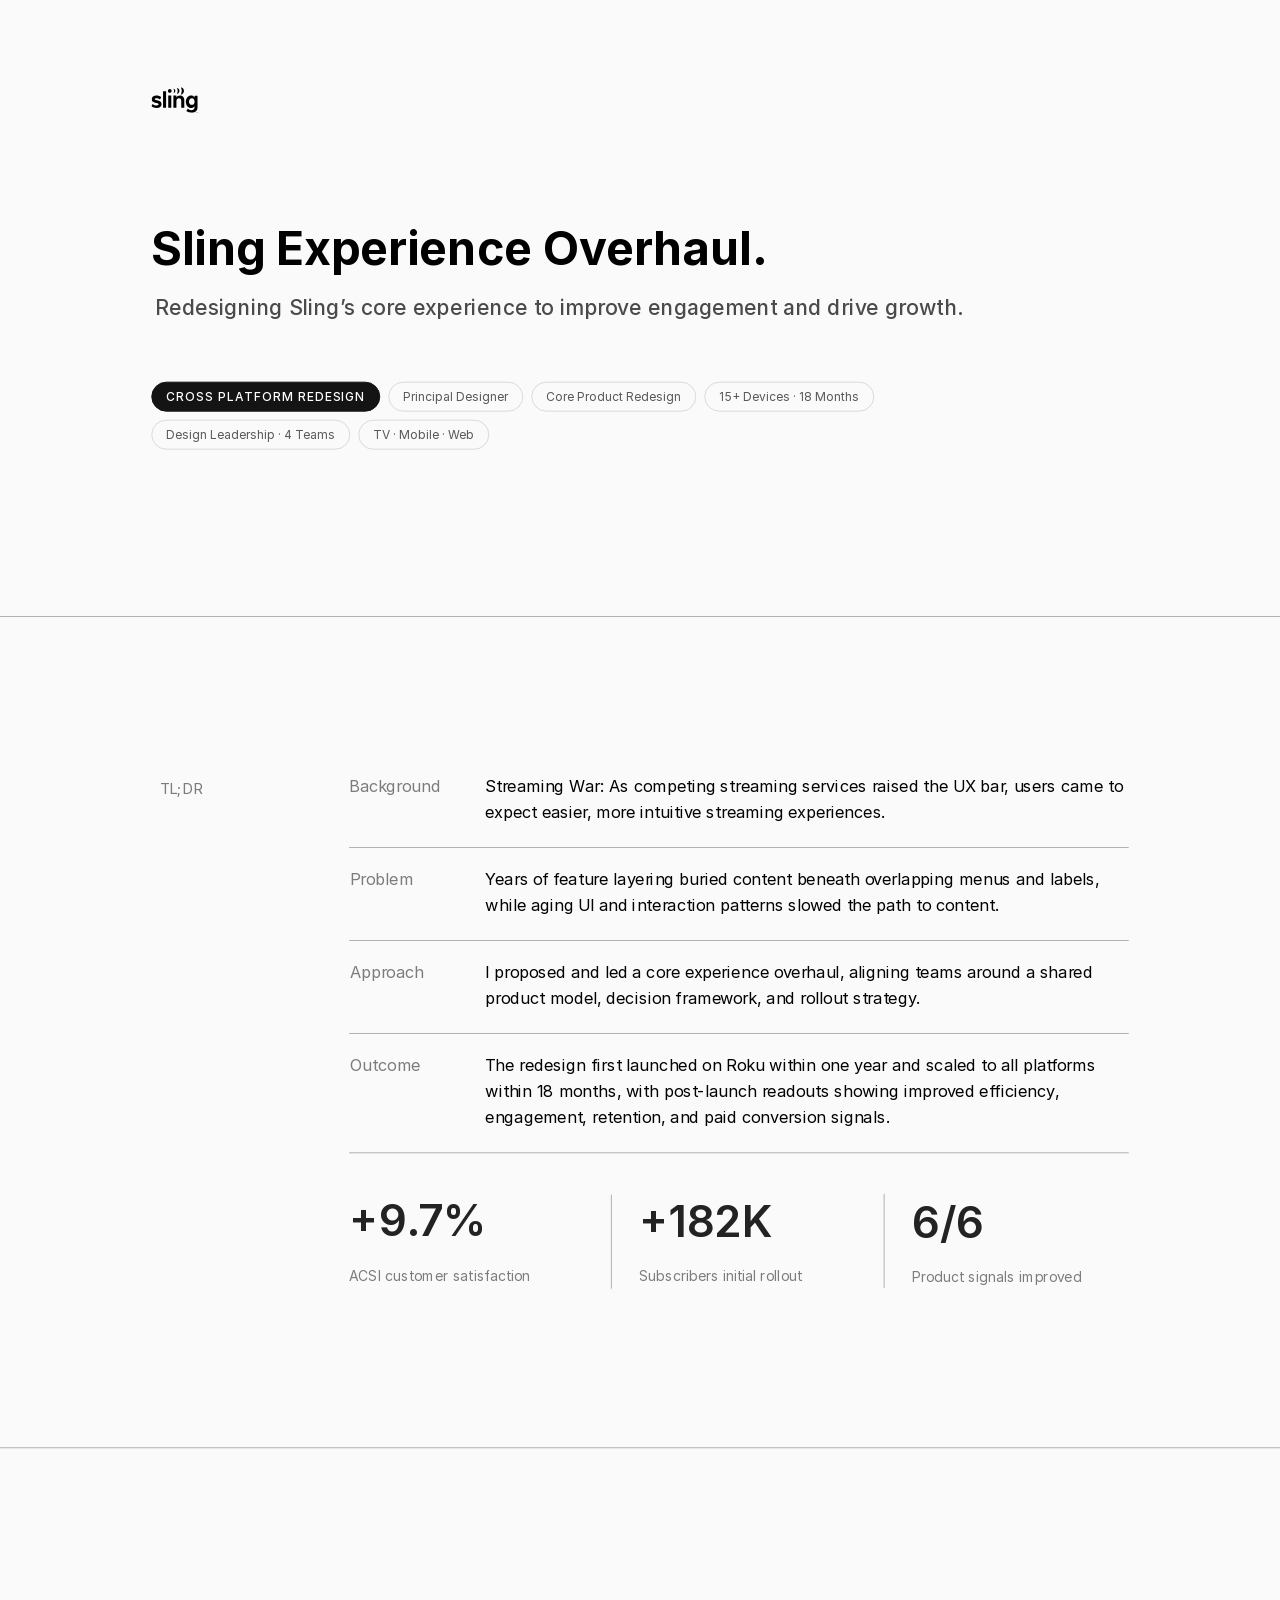
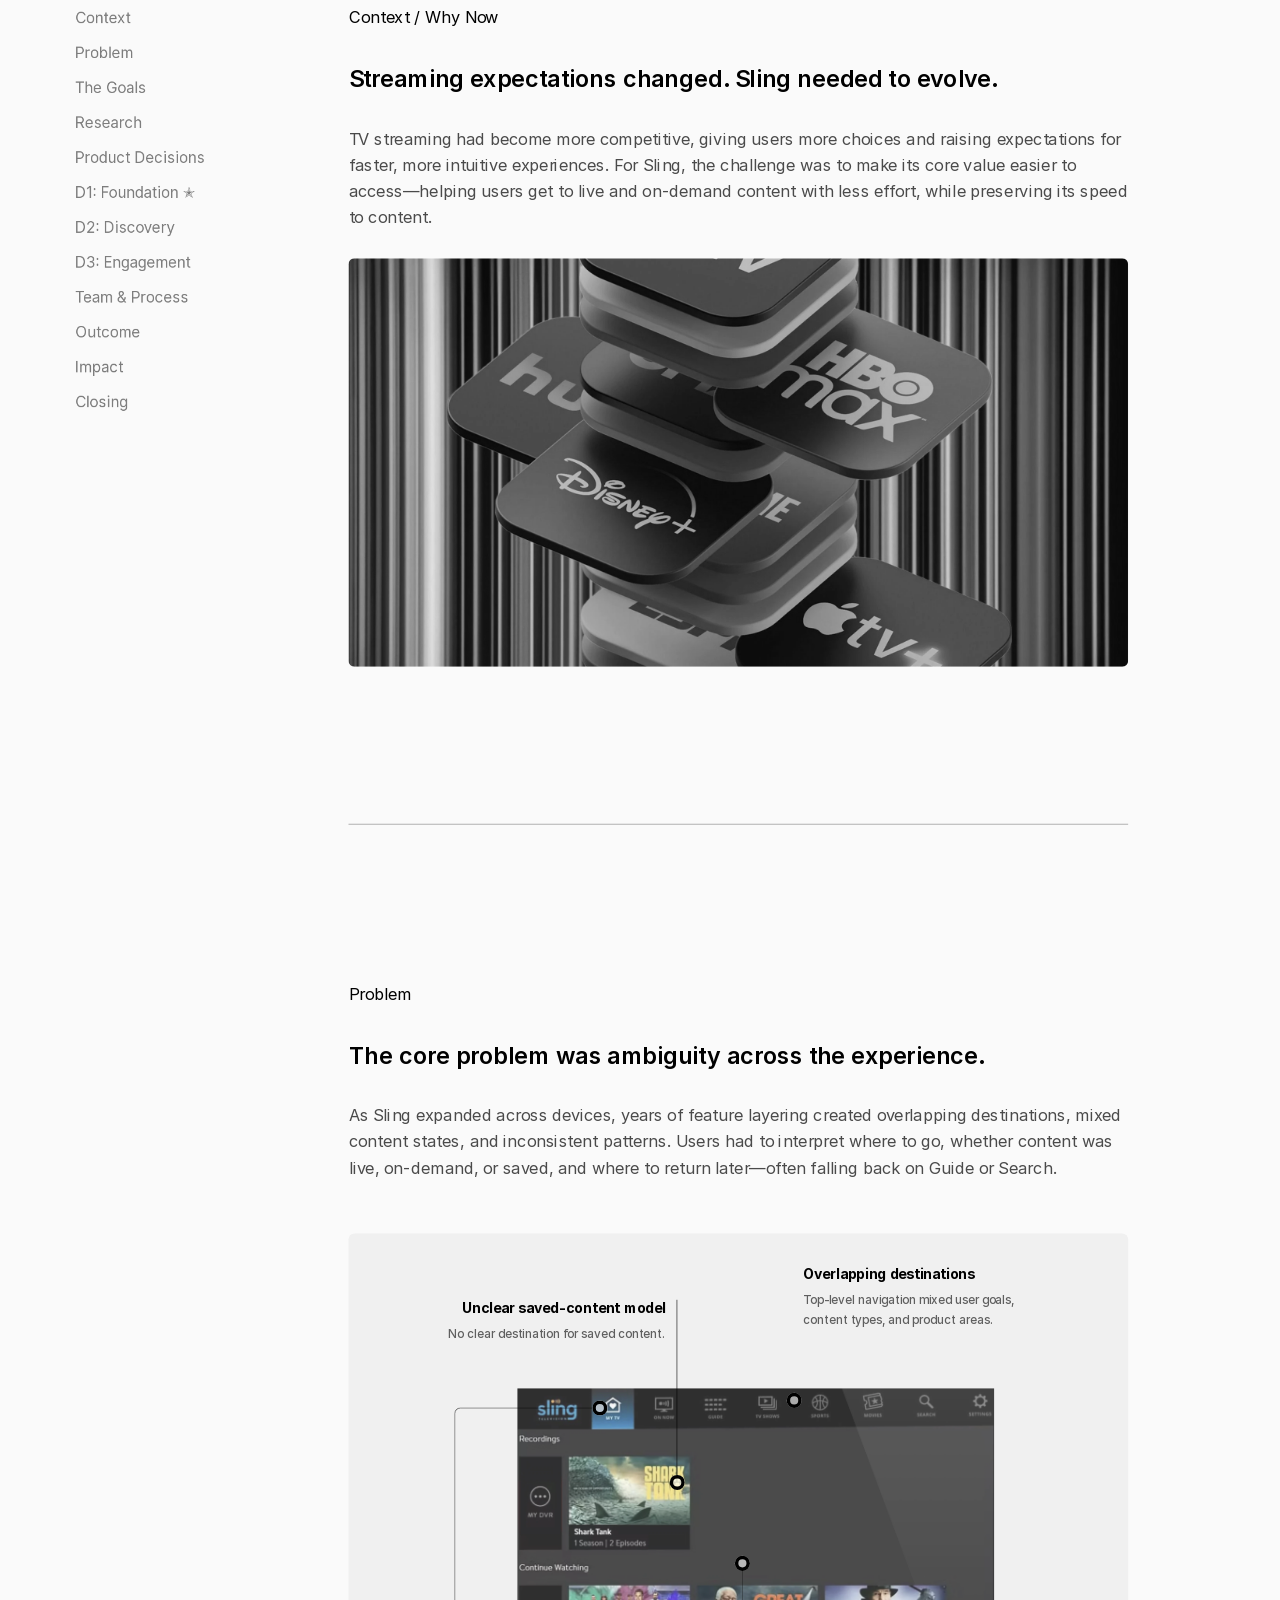
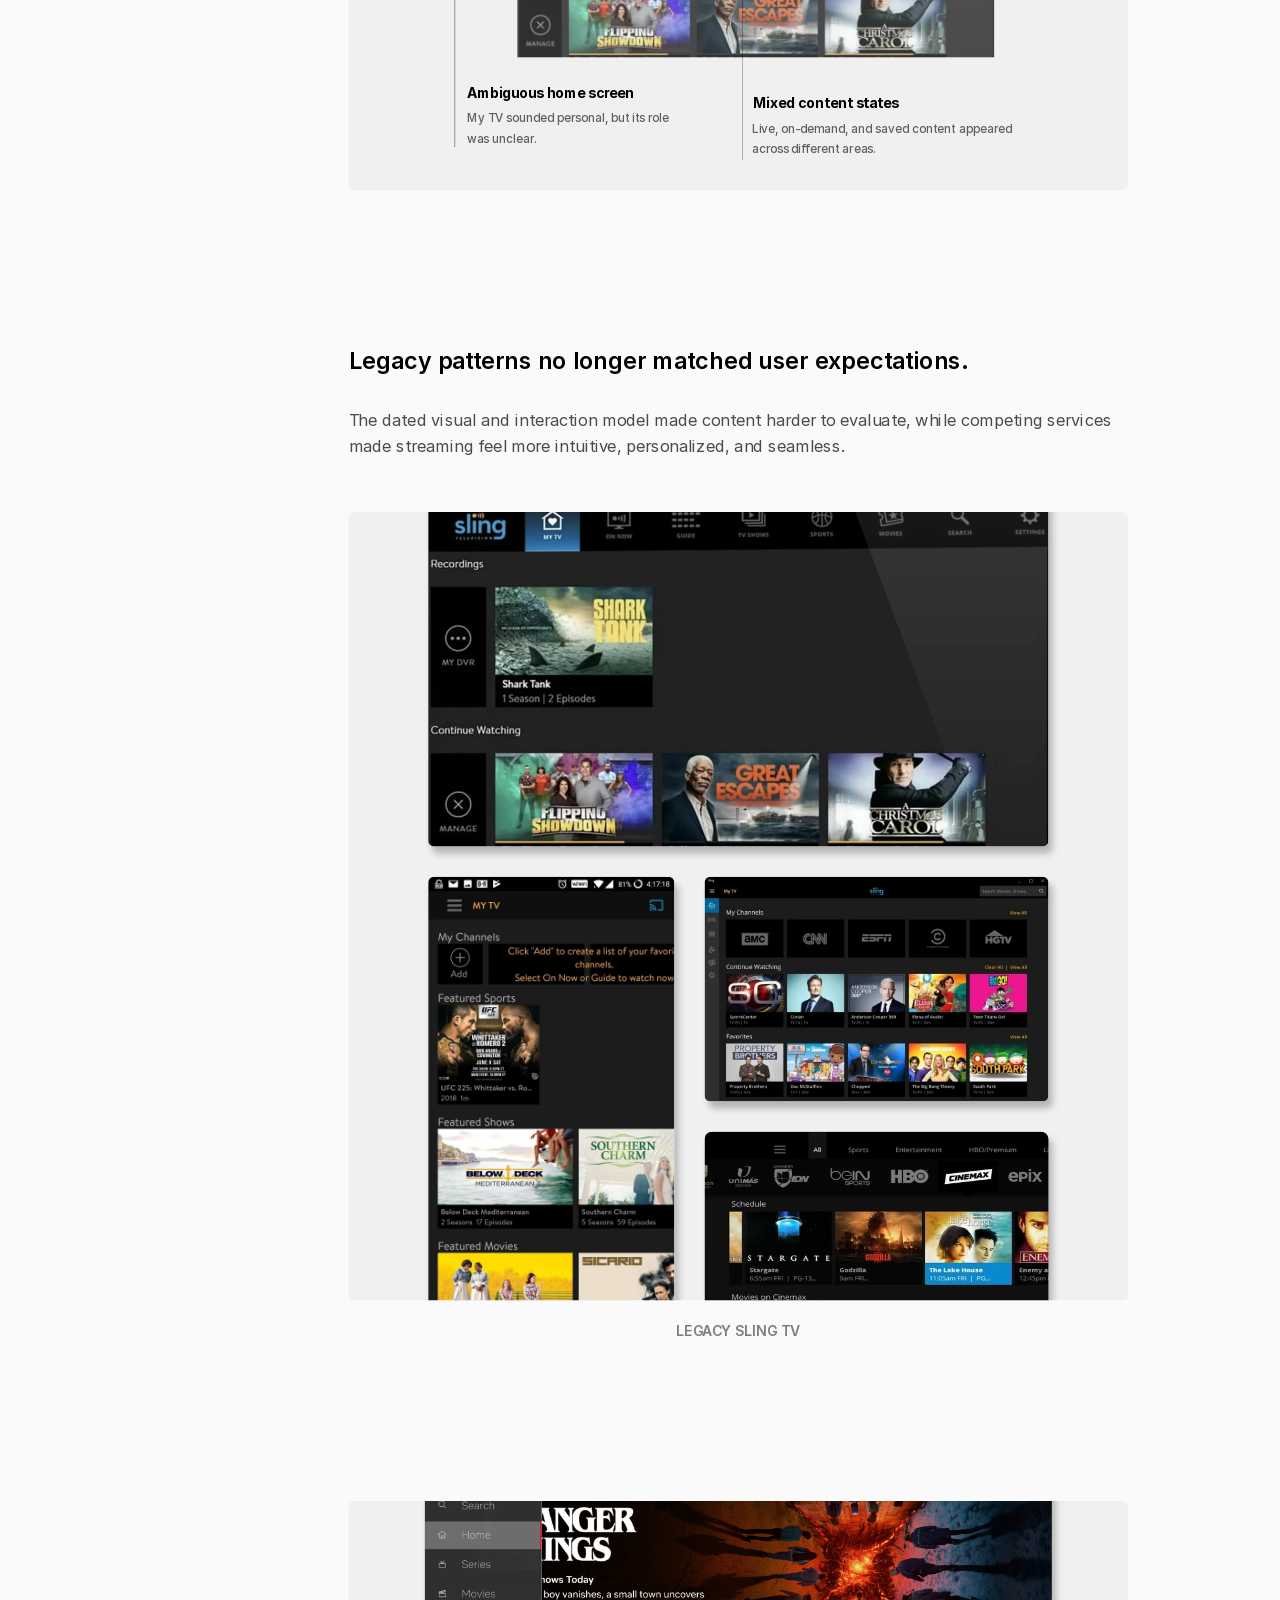
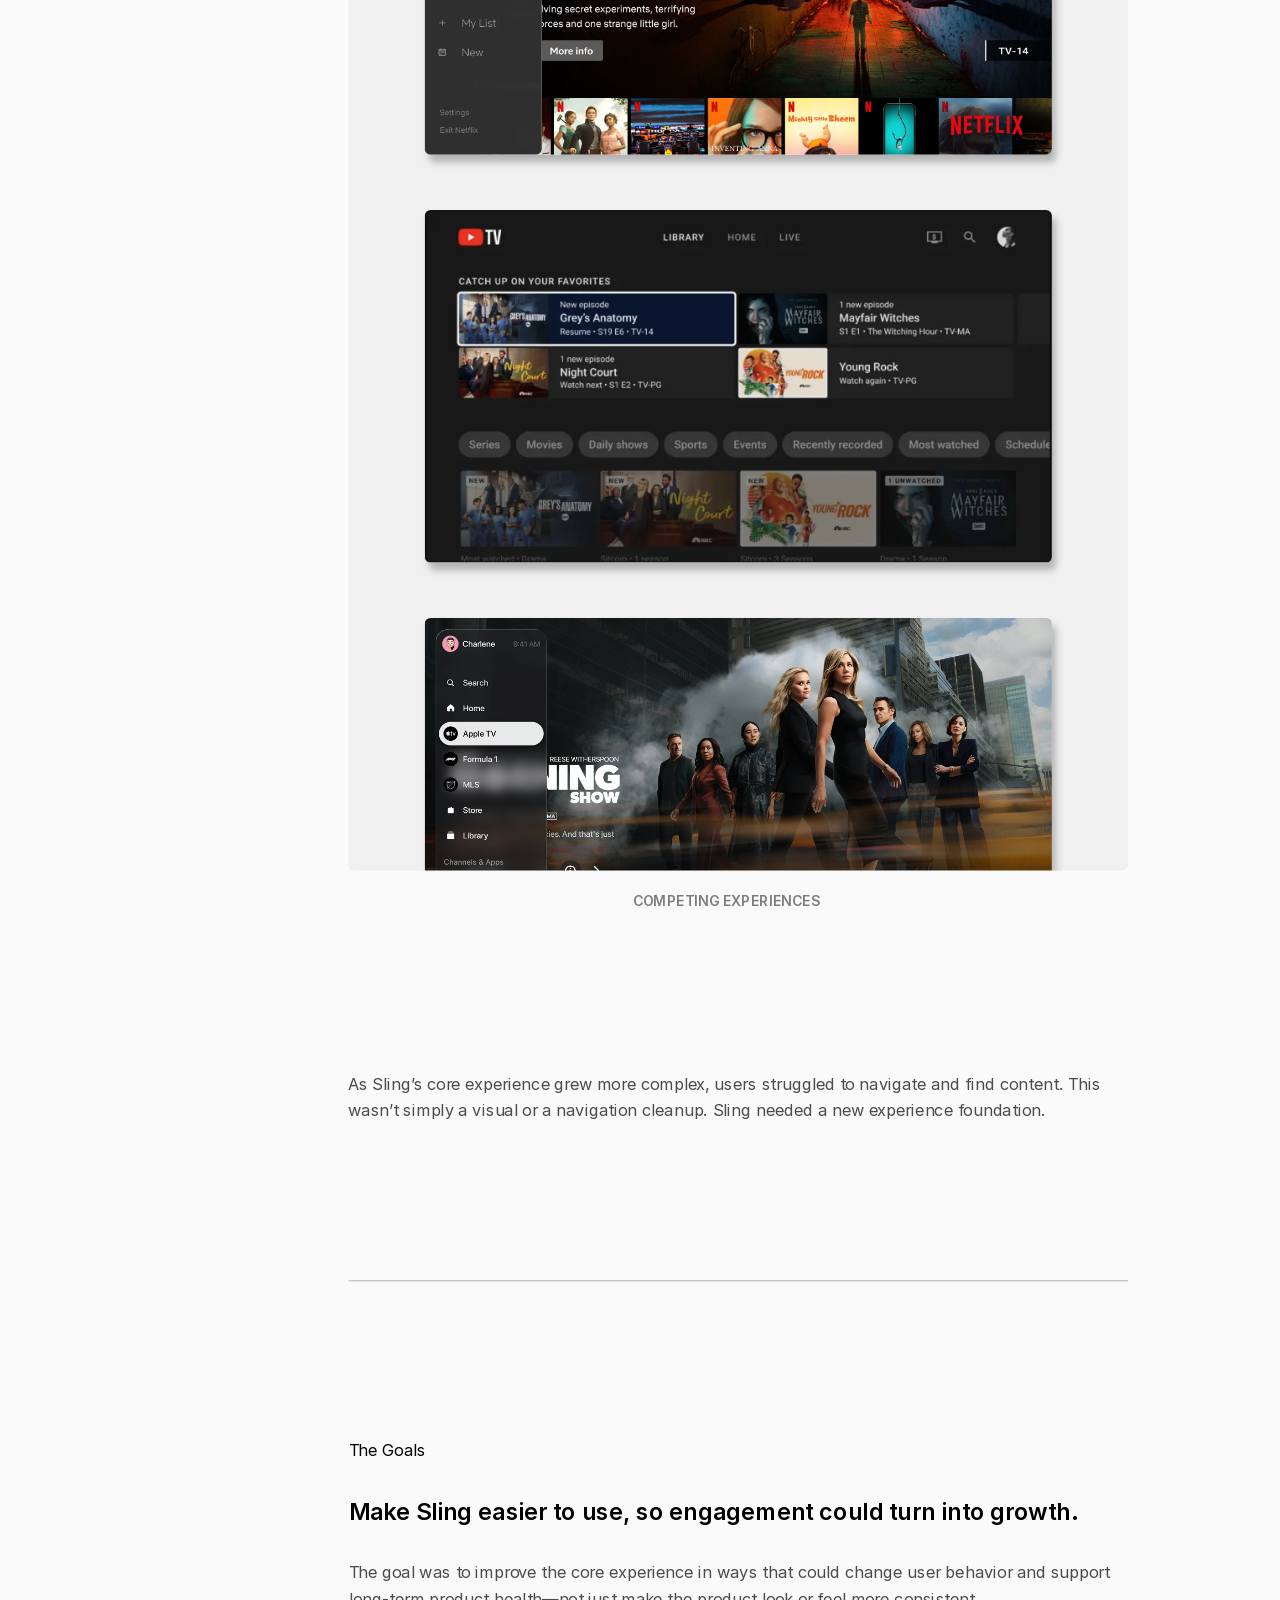
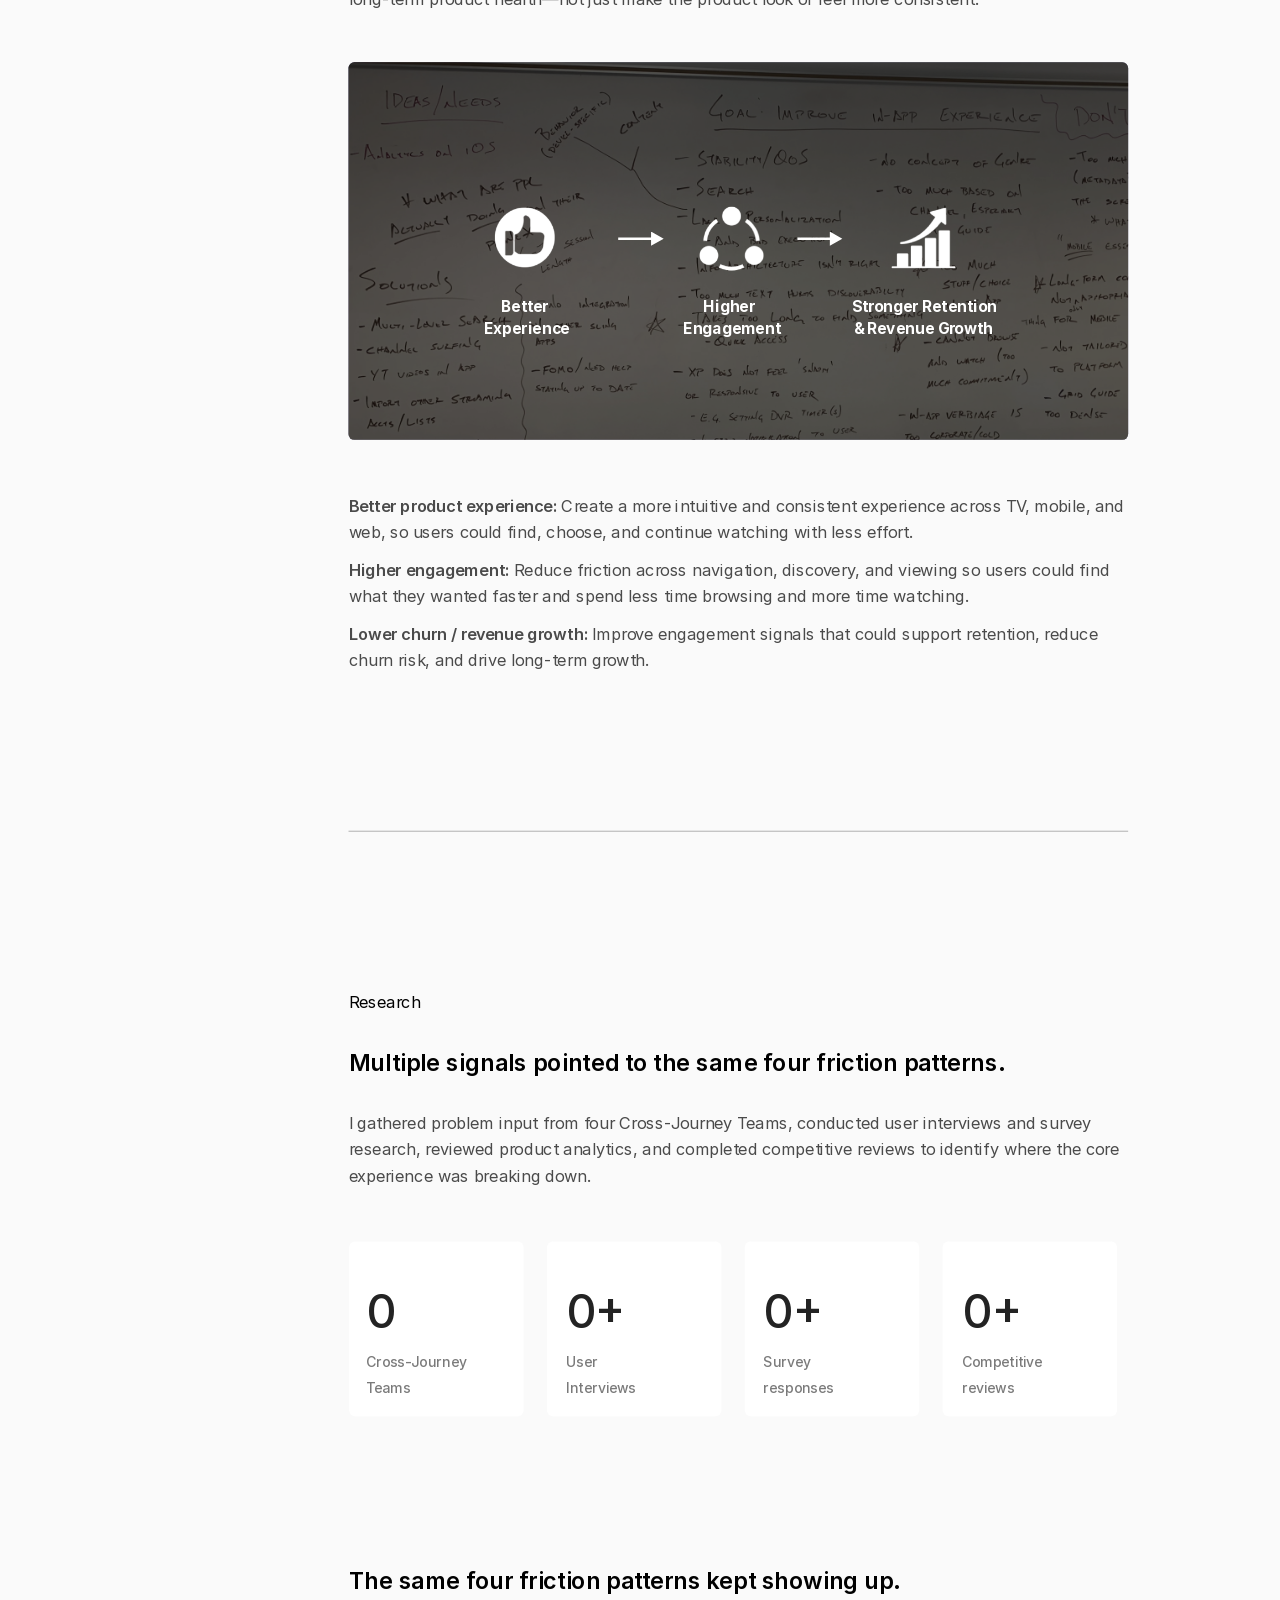
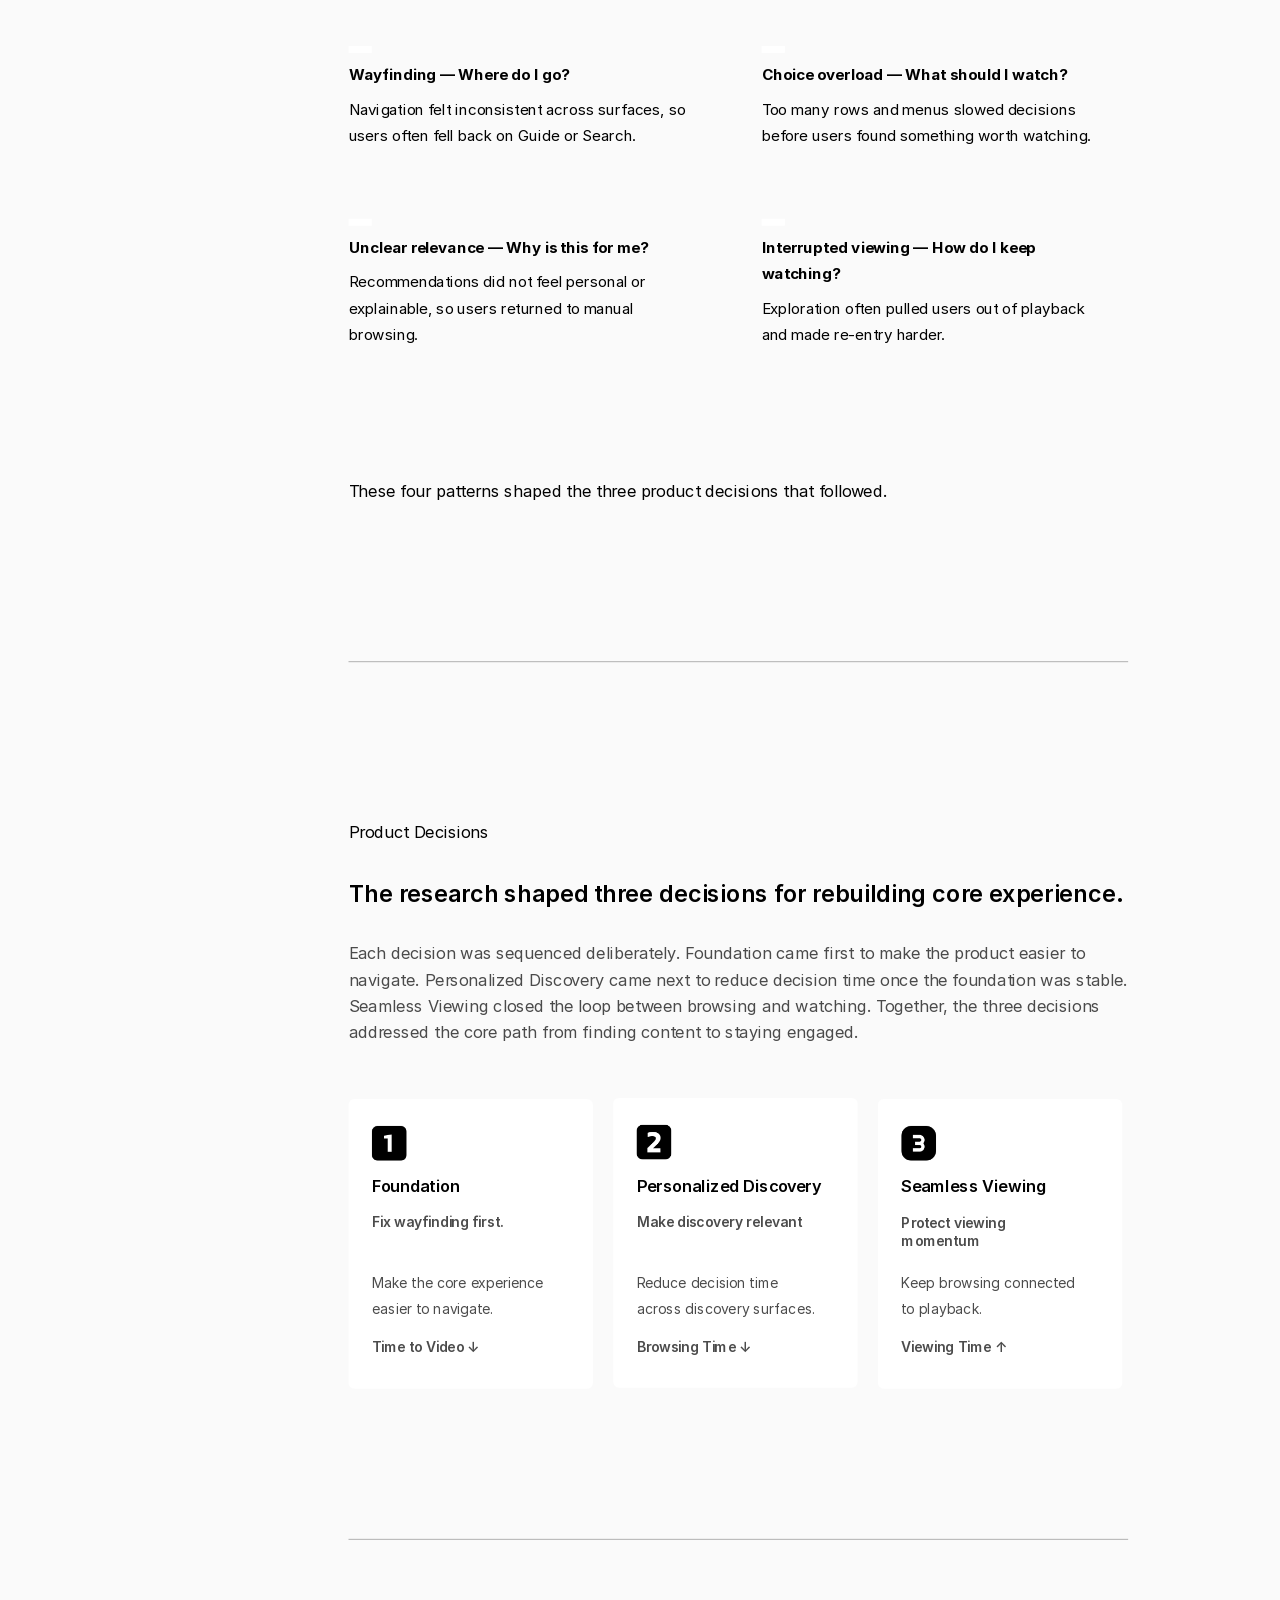
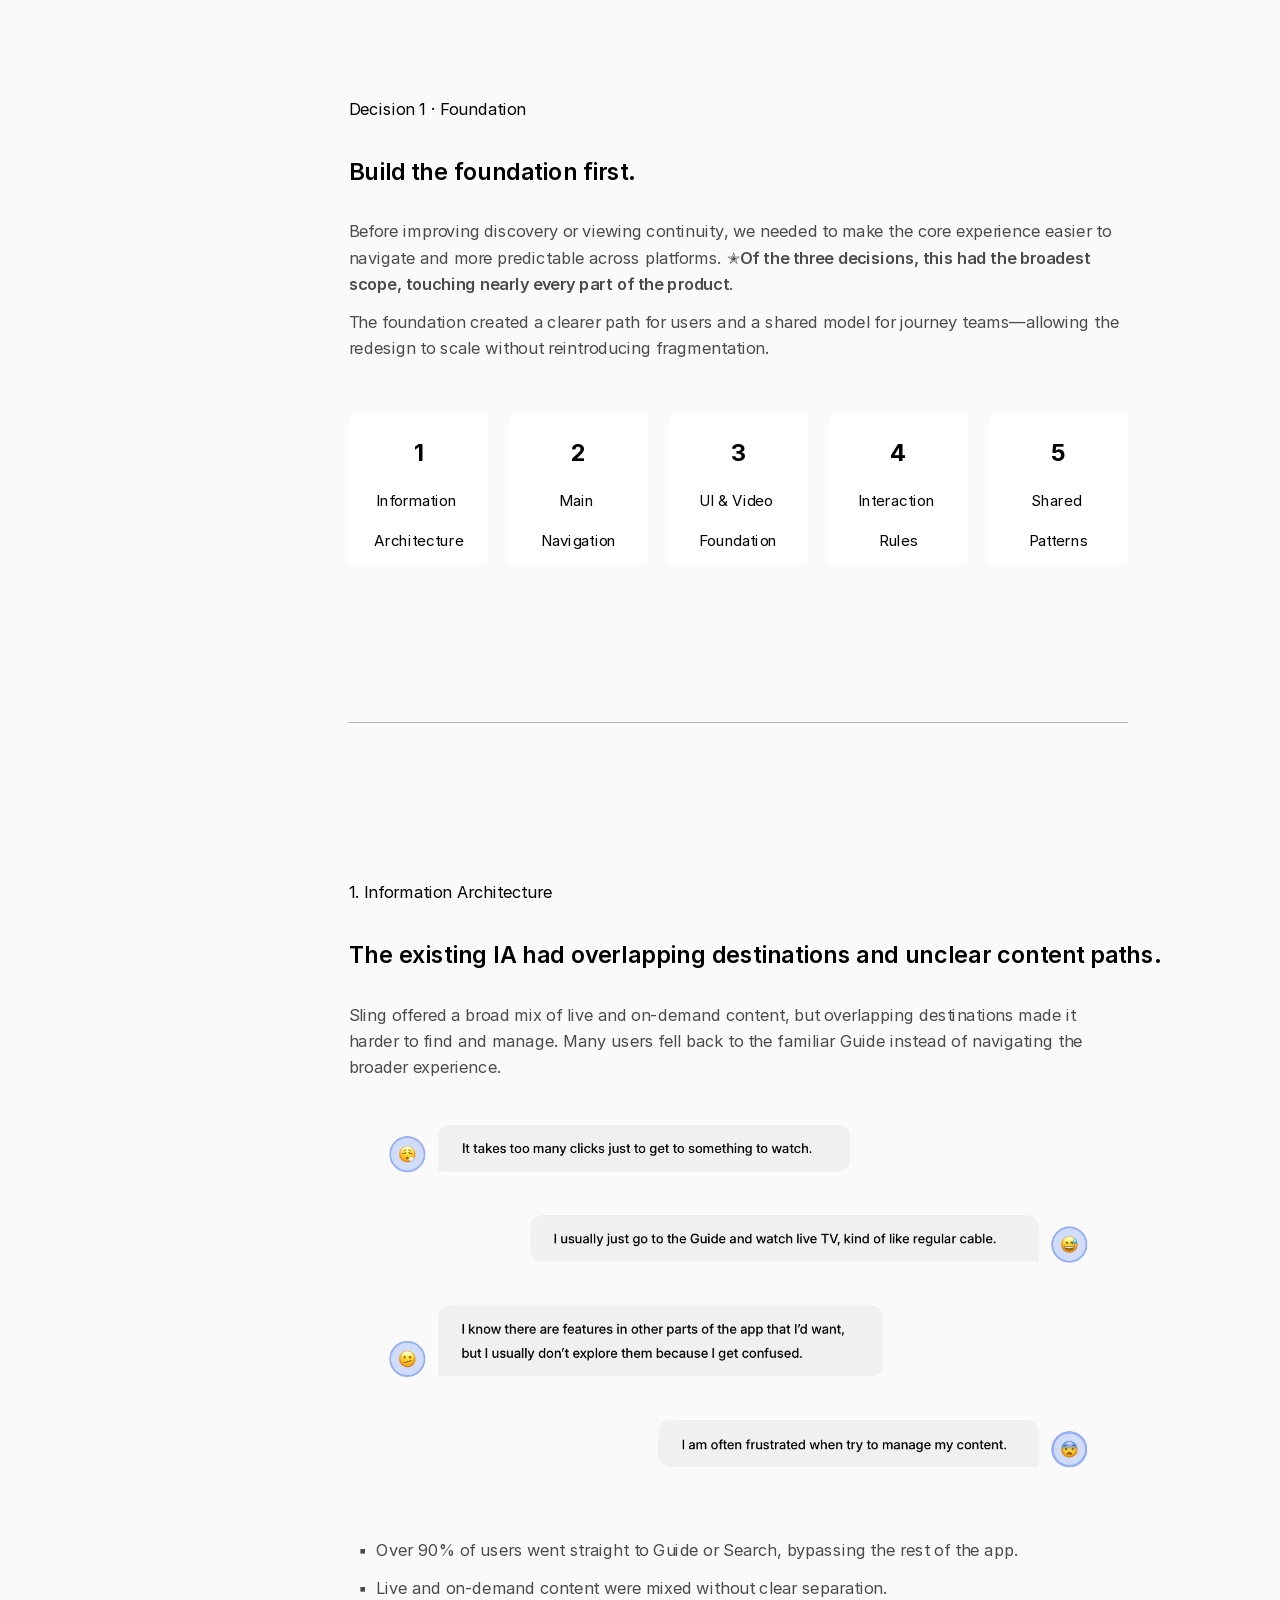
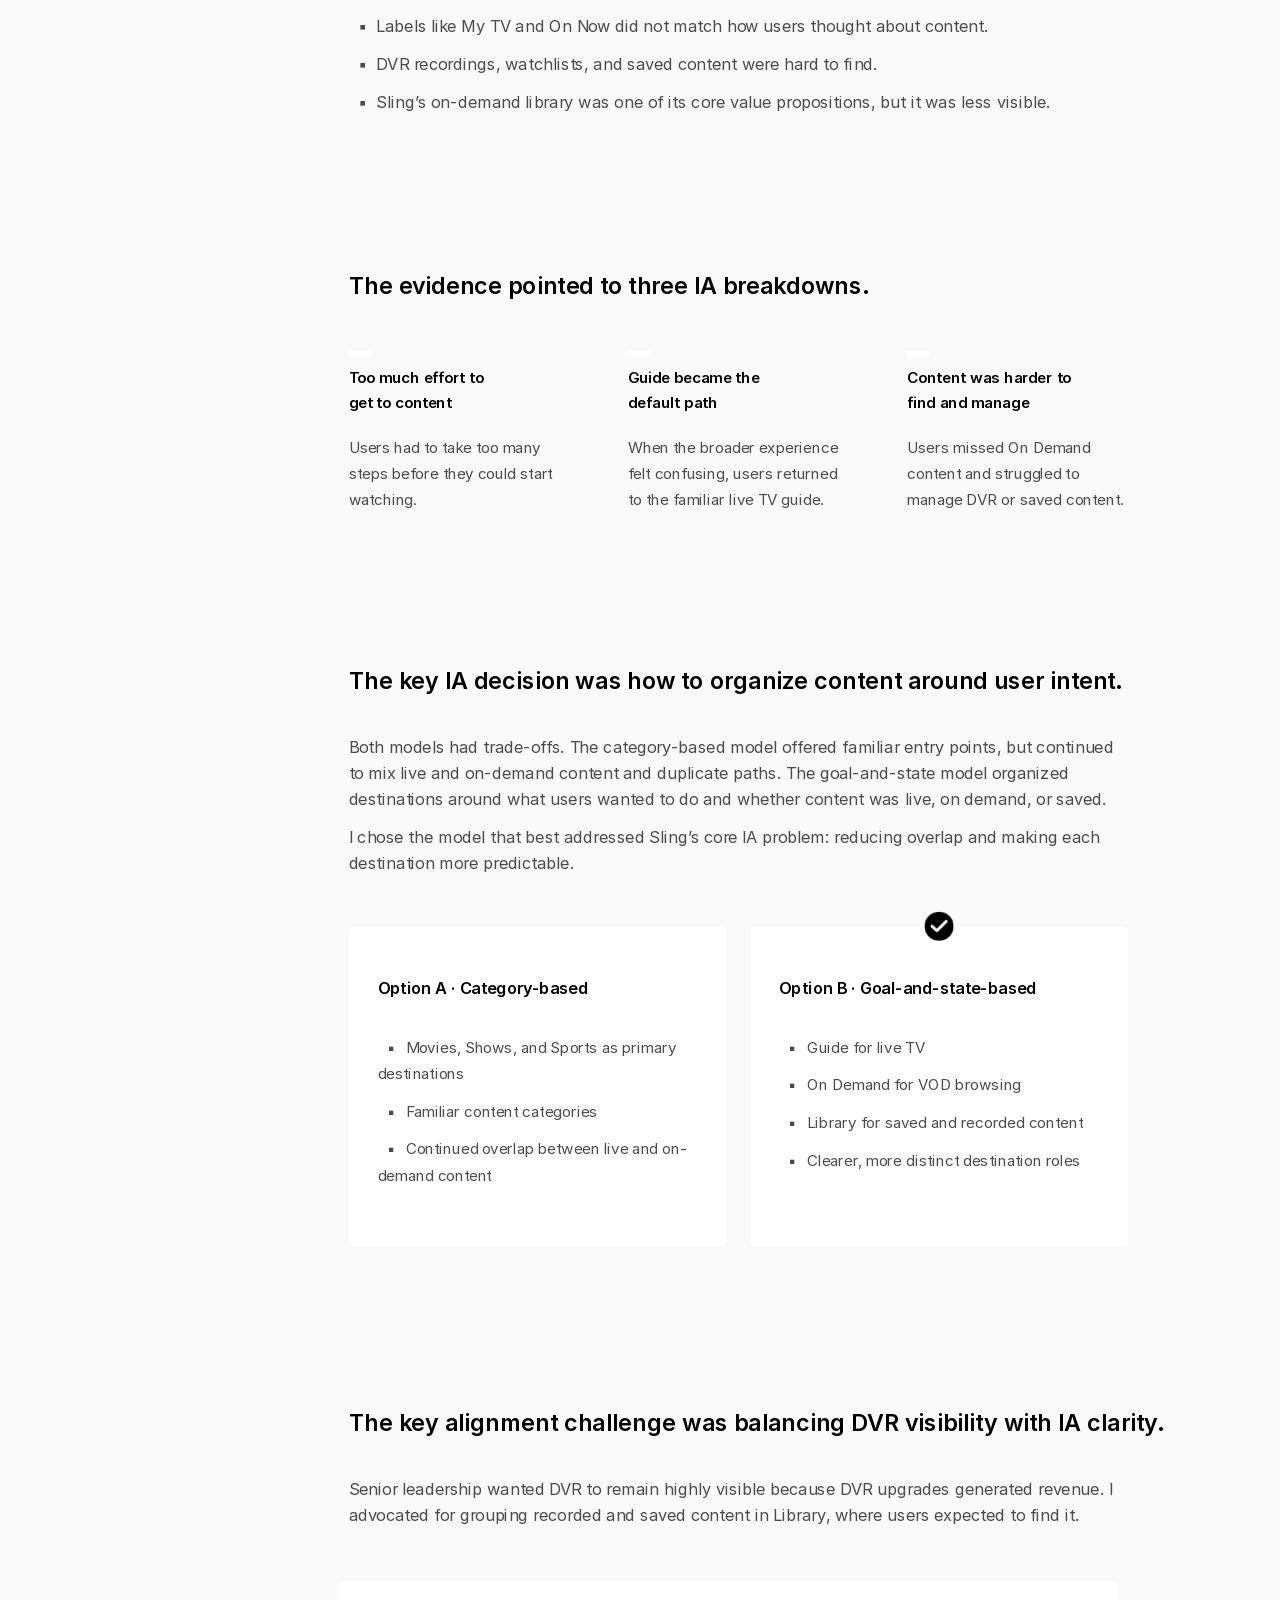
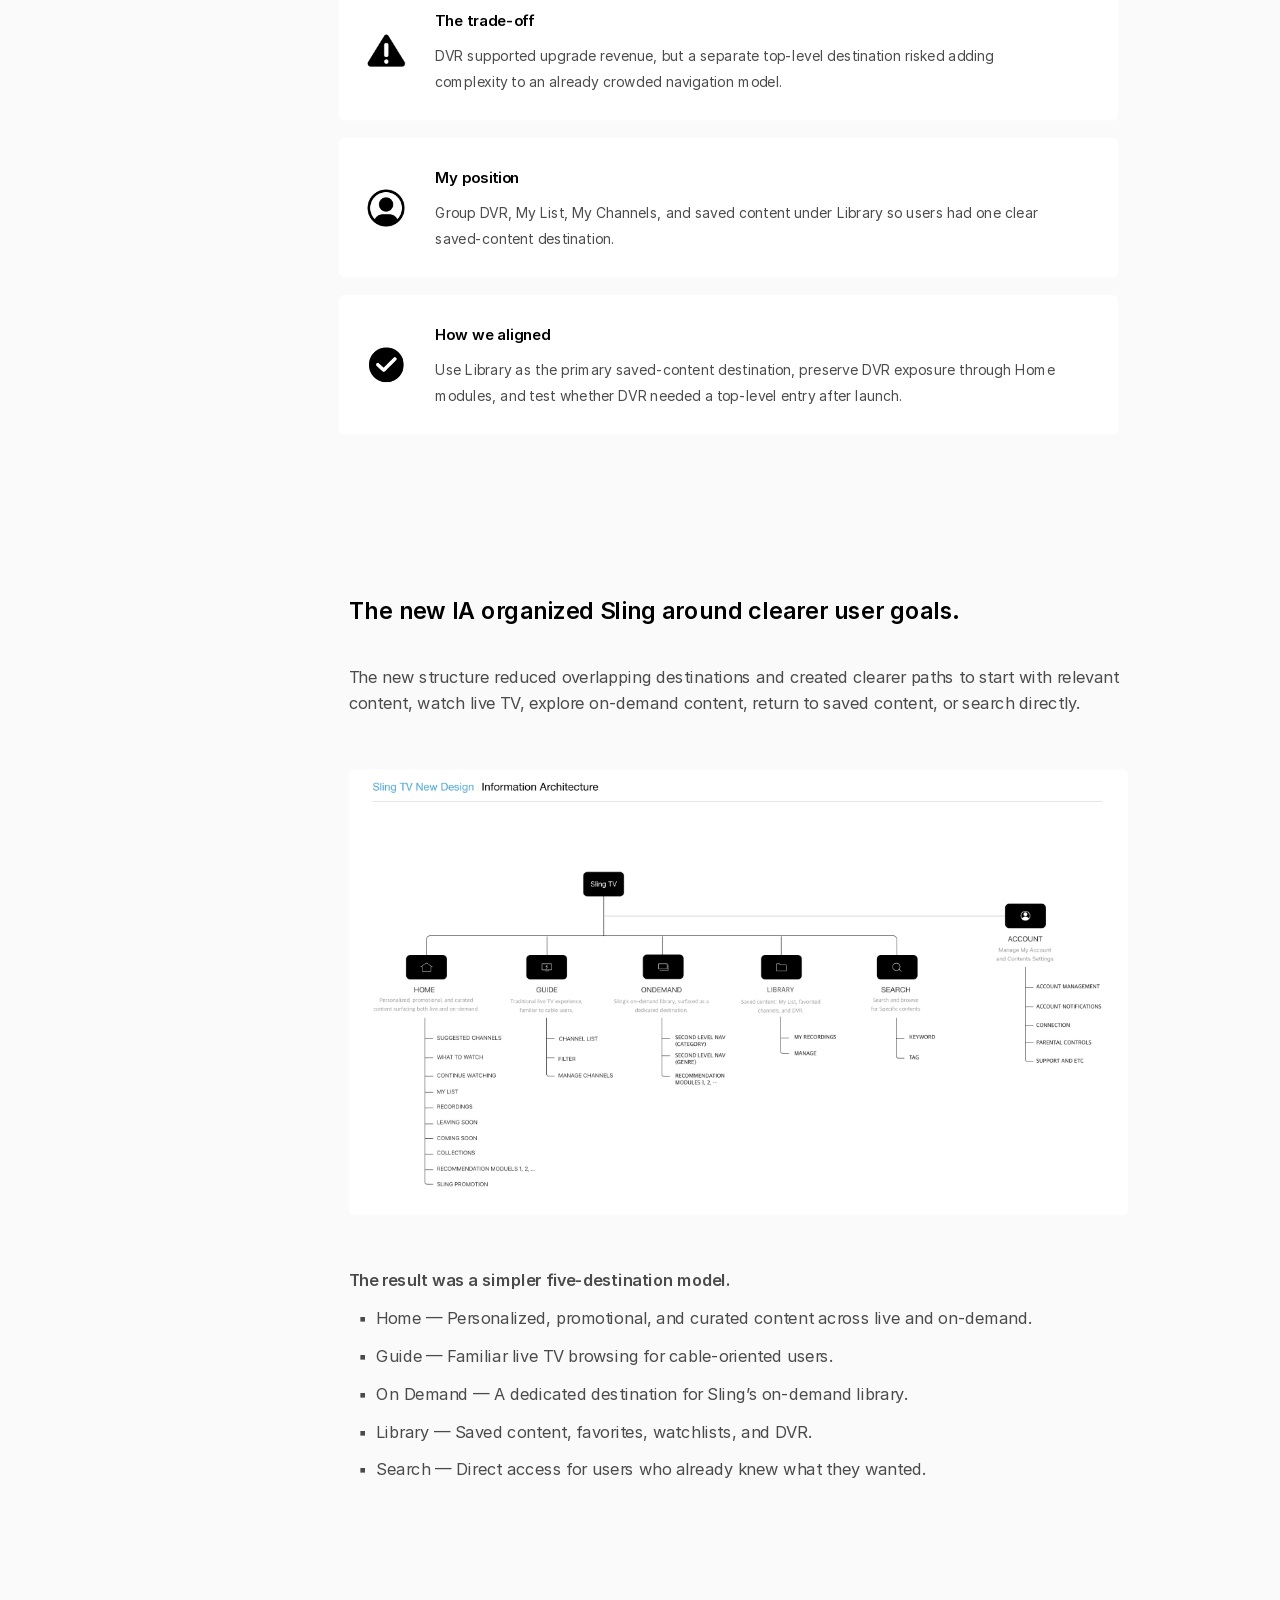
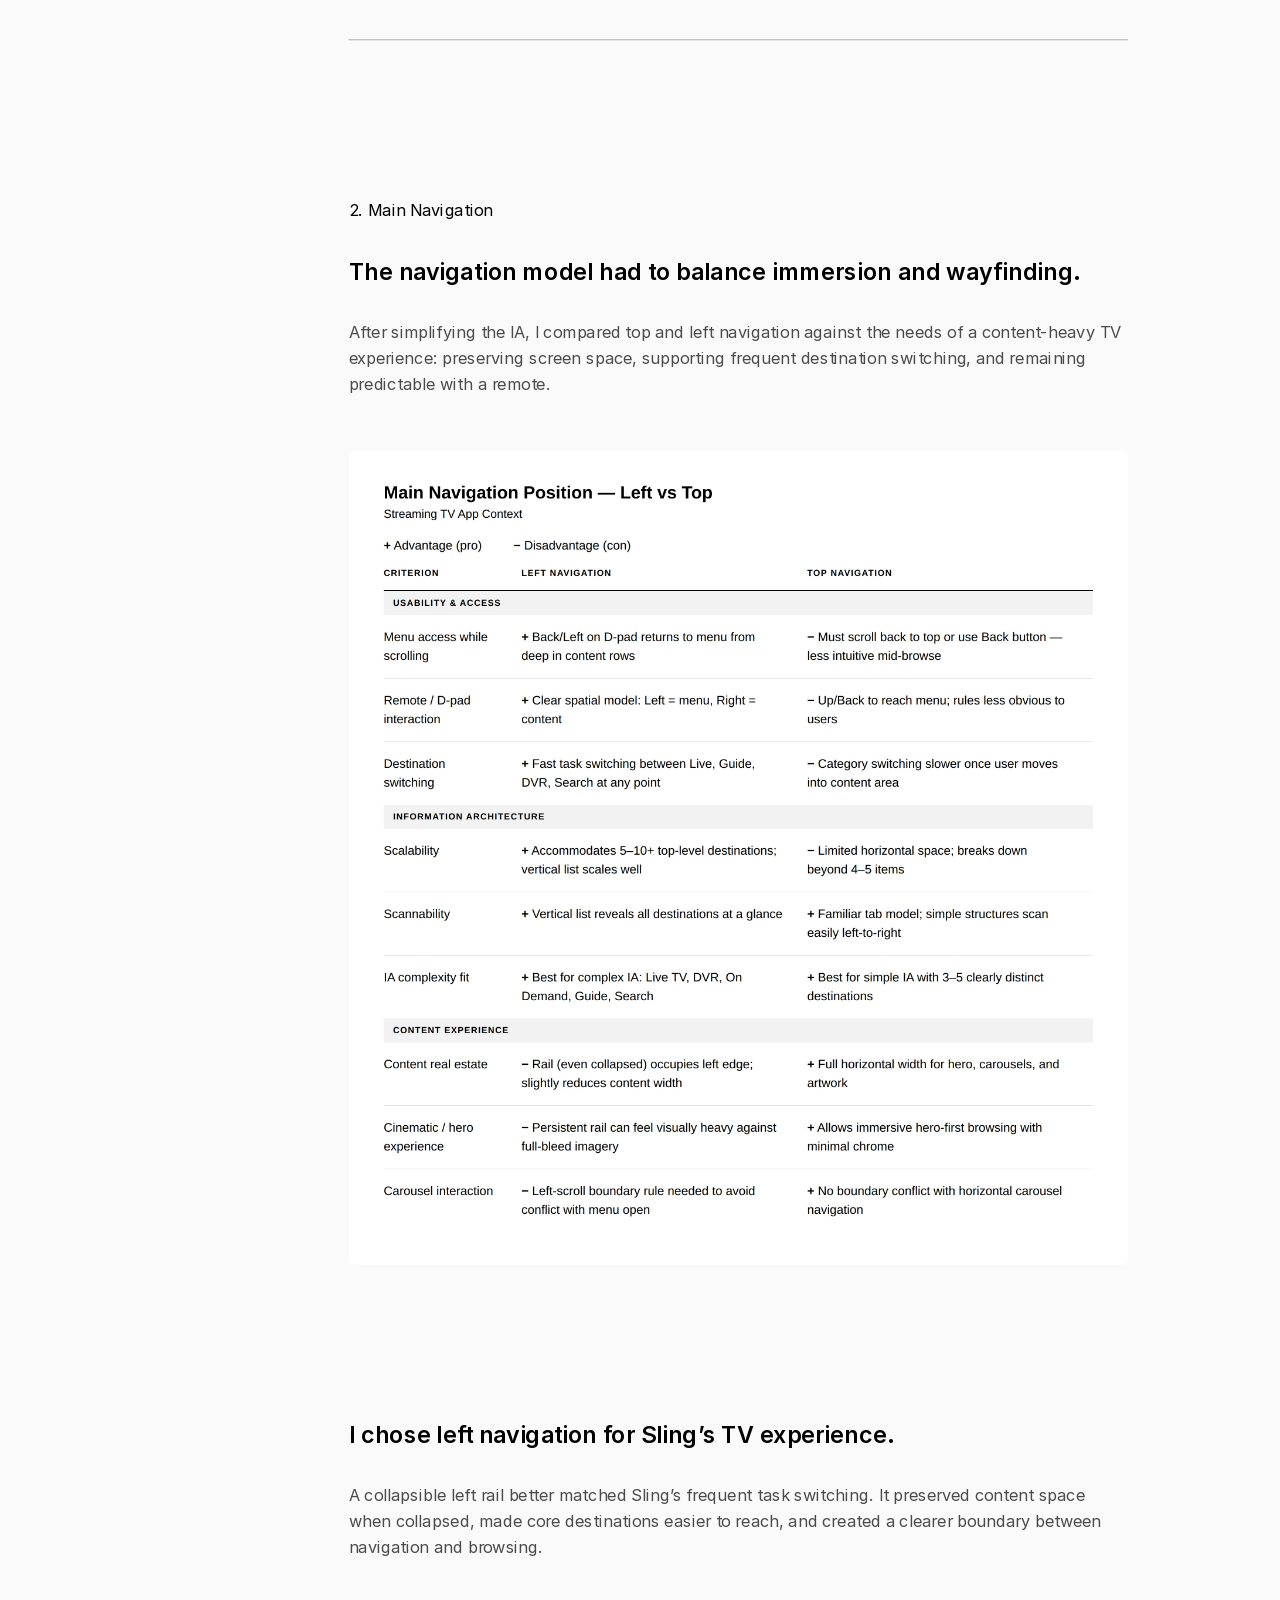
<file: projects/overhaul/figma.html>
<!DOCTYPE html>
<html lang="en">
<head>
<meta charset="utf-8">
<meta name="viewport" content="width=device-width, initial-scale=1">
<title>Sling Experience Overhaul — Kyunghee Lee</title>
<link rel="icon" href="../../favicon.png" type="image/png">
<link rel="preload" href="../../fonts/Inter-Regular.woff2" as="font" type="font/woff2" crossorigin>
<style>
@font-face{font-family:Inter;font-weight:400;src:url(../../fonts/Inter-Regular.woff2) format('woff2');font-display:swap}
@font-face{font-family:Inter;font-weight:500;src:url(../../fonts/Inter-Medium.woff2) format('woff2');font-display:swap}
@font-face{font-family:Inter;font-weight:600;src:url(../../fonts/Inter-SemiBold.woff2) format('woff2');font-display:swap}
@font-face{font-family:Inter;font-weight:700;src:url(../../fonts/Inter-Bold.woff2) format('woff2');font-display:swap}
html{background:#fafafa;-webkit-text-size-adjust:100%}
body{margin:0;background:#fafafa;overflow-x:hidden}
#wrap{position:relative;width:100%;height:60815px;overflow:hidden}
#stage{position:absolute;left:0;top:0;width:2200px;height:60815px;transform-origin:0 0;font-family:Inter,sans-serif;-webkit-font-smoothing:antialiased;tab-size:16px;-moz-tab-size:16px}
#stage .a{position:absolute;box-sizing:border-box;margin:0}
#stage img{display:block;max-width:none}
#nav{position:fixed;left:0;top:0;width:220px;transform-origin:0 0;font:400 26px/45px Inter,sans-serif;padding-top:100px;will-change:transform}
#nav a{display:block;width:220px;margin-bottom:15px;text-align:left;color:#000;opacity:.5;text-decoration:none;white-space:nowrap;transition:opacity .2s}
#nav a:hover,#nav a.sel{opacity:1}

#chipbar{display:flex;flex-wrap:wrap;gap:8px;transform-origin:0 0;font:400 12px/18px Inter,sans-serif}
#chipbar .chip{padding:5px 14px;border-radius:99px;border:1px solid rgba(20,20,20,.14);color:rgba(20,20,20,.7);background:transparent;white-space:nowrap}
#chipbar .chip.on{background:#141414;border-color:#141414;color:#fff;font-weight:500;letter-spacing:.08em;text-transform:uppercase}
</style>
</head>
<body>
<div id="wrap"><div id="stage"><div class="a" data-id="0:3" style="left:0px;top:0px;width:2200px;height:1060px;background:#fafafa;"></div><div class="a" data-id="0:5" style="left:599px;top:42807.50px;width:1340px;height:260.5px;"><div class="a" data-id="0:6" style="left:0px;top:105.5px;width:1340px;height:155px;opacity:0.7;white-space:pre-wrap;text-align:left;font:400 28px/45px 'Inter';color:#000000;">Too much personalization could make Home feel repetitive, while too much curation could make it feel less relevant. The system was designed to tune that balance over time.<span style="display:block;height:20px"></span>Discovery became a decision-supporting system—not a static collection of rows.</div><div class="a" data-id="0:7" style="left:0px;top:0px;width:663px;height:45px;white-space:pre;text-align:left;font:600 40px/45px 'Inter';color:#000000;">Trade-off: relevance vs. freshness</div></div><div class="a" data-id="0:9" style="left:260px;top:378px;width:1054px;height:97px;white-space:pre;text-align:left;font:700 80px/normal 'Inter';color:#000000;">Sling Experience Overhaul.</div><div class="a" data-id="0:10" style="left:267px;top:504px;width:1346px;height:50px;opacity:0.7;white-space:pre;text-align:left;font:500 36px/50px 'Inter';color:#000000;">Redesigning Sling’s core experience to improve engagement and drive growth.</div><div class="a" style="left:0px;top:1059px;width:2200px;height:1px;background:#000000;opacity:0.5;"></div><img class="a" src="a/0_27.svg" alt="Sling" style="left:260px;top:150px;width:80px;height:43.7px;"><div class="a" data-id="0:38" style="left:600px;top:1329px;width:158px;height:45px;opacity:0.5;white-space:pre;text-align:left;font:400 28px/45px 'Inter';color:#000000;">Background</div><div class="a" data-id="0:39" style="left:834px;top:1329px;width:1106px;height:90px;white-space:pre-wrap;text-align:left;font:400 28px/45px 'Inter';color:#000000;">Streaming War: As competing streaming services raised the UX bar, users came to expect easier, more intuitive streaming experiences.</div><div class="a" data-id="0:40" style="left:834px;top:1489px;width:1106px;height:90px;white-space:pre-wrap;text-align:left;font:400 28px/45px 'Inter';color:#000000;">Years of feature layering buried content beneath overlapping menus and labels, while aging UI and interaction patterns slowed the path to content.</div><div class="a" data-id="0:41" style="left:834px;top:1649px;width:1106px;height:90px;white-space:pre-wrap;text-align:left;font:400 28px/45px 'Inter';color:#000000;">I proposed and led a core experience overhaul, aligning teams around a shared product model, decision framework, and rollout strategy.</div><div class="a" data-id="0:42" style="left:834px;top:1809px;width:1106px;height:135px;white-space:pre-wrap;text-align:left;font:400 28px/45px 'Inter';color:#000000;">The redesign first launched on Roku within one year and scaled to all platforms within 18 months, with post-launch readouts showing improved efficiency, engagement, retention, and paid conversion signals.</div><div class="a" style="left:600px;top:1776px;width:1340px;height:1px;background:#000000;opacity:0.5;"></div><div class="a" style="left:600px;top:1981px;width:1340px;height:1px;background:#000000;opacity:0.5;"></div><div class="a" style="left:600px;top:1616px;width:1340px;height:1px;background:#000000;opacity:0.5;"></div><div class="a" style="left:600px;top:1456px;width:1340px;height:1px;background:#000000;opacity:0.5;"></div><div class="a" data-id="0:47" style="left:600px;top:2170px;width:306px;height:45px;opacity:0.5;white-space:pre;text-align:left;font:400 24px/45px 'Inter';color:#000000;">ACSI customer satisfaction</div><div class="a" data-id="0:48" style="left:600px;top:2052px;width:225px;height:91px;white-space:pre;text-align:left;font:600 75px/normal 'Inter';color:#232323;">+9.7%</div><div class="a" style="left:1050px;top:2052.54px;width:1px;height:162.46px;background:#000000;opacity:0.5;"></div><div class="a" data-id="0:50" style="left:1098px;top:2171px;width:279px;height:45px;opacity:0.5;white-space:pre;text-align:left;font:400 24px/45px 'Inter';color:#000000;">Subscribers initial rollout</div><div class="a" data-id="0:51" style="left:1098px;top:2053px;width:233px;height:91px;white-space:pre;text-align:left;font:600 75px/normal 'Inter';color:#232323;">+182K</div><div class="a" data-id="0:52" style="left:1567.5px;top:2171.5px;width:287px;height:45px;opacity:0.5;white-space:pre;text-align:left;font:400 24px/45px 'Inter';color:#000000;">Product signals improved</div><div class="a" data-id="0:53" style="left:1567.5px;top:2053.5px;width:126px;height:91px;white-space:pre;text-align:left;font:600 75px/normal 'Inter';color:#232323;">6/6</div><div class="a" style="left:1518.5px;top:2052px;width:1px;height:162.46px;background:#000000;opacity:0.5;"></div><div class="a" data-id="0:55" style="left:601px;top:1489px;width:110px;height:45px;opacity:0.5;white-space:pre;text-align:left;font:400 28px/45px 'Inter';color:#000000;">Problem</div><div class="a" data-id="0:56" style="left:601px;top:1649px;width:128px;height:45px;opacity:0.5;white-space:pre;text-align:left;font:400 28px/45px 'Inter';color:#000000;">Approach</div><div class="a" data-id="0:57" style="left:601px;top:1809px;width:121px;height:45px;opacity:0.5;white-space:pre;text-align:left;font:400 28px/45px 'Inter';color:#000000;">Outcome</div><div class="a" data-id="0:58" style="left:275px;top:1330px;width:74px;height:50px;opacity:0.5;white-space:pre;text-align:left;font:400 26px/50px 'Inter';color:#000000;">TL;DR</div><div class="a" style="left:0px;top:2487.5px;width:2200px;height:1px;background:#000000;opacity:0.5;"></div><div class="a" data-id="0:60" style="left:599px;top:2758px;width:257px;height:45px;white-space:pre;text-align:left;font:400 28px/45px 'Inter';color:#000000;">Context / Why Now</div><div class="a" data-id="0:76" style="left:599px;top:2967px;width:1341px;height:180px;opacity:0.7;white-space:pre-wrap;text-align:left;font:400 28px/45px 'Inter';color:#000000;">TV streaming had become more competitive, giving users more choices and raising expectations for faster, more intuitive experiences. For Sling, the challenge was to make its core value easier to access—helping users get to live and on-demand content with less effort, while preserving its speed to content.</div><div class="a" data-id="0:77" style="left:599px;top:2863px;width:1109px;height:45px;white-space:pre;text-align:left;font:600 40px/45px 'Inter';color:#000000;">Streaming expectations changed. Sling needed to evolve.</div><div class="a" data-id="0:78" style="left:599px;top:3194px;width:1340px;height:702px;overflow:hidden;border-radius:10px;"><img src="a/0_78.webp" alt="" style="width:100%;height:100%;object-fit:fill;filter:grayscale(1);"></div><div class="a" style="left:599px;top:4166.25px;width:1340px;height:1px;background:#000000;opacity:0.5;"></div><div class="a" data-id="0:80" style="left:599px;top:4437px;width:110px;height:45px;white-space:pre;text-align:left;font:400 28px/45px 'Inter';color:#000000;">Problem</div><div class="a" data-id="0:81" style="left:599px;top:4542px;width:1082px;height:45px;white-space:pre;text-align:left;font:600 40px/45px 'Inter';color:#000000;">The core problem was ambiguity across the experience.</div><div class="a" data-id="0:82" style="left:599px;top:4645px;width:1340px;height:135px;opacity:0.7;white-space:pre-wrap;text-align:left;font:400 28px/45px 'Inter';color:#000000;">As Sling expanded across devices, years of feature layering created overlapping destinations, mixed content states, and inconsistent patterns. Users had to interpret where to go, whether content was live, on-demand, or saved, and where to return later—often falling back on Guide or Search.</div><div class="a" data-id="0:83" style="left:599px;top:4870px;width:1340px;height:957px;background:#f0f0f0;border-radius:10px;"></div><div class="a" data-id="0:84" style="left:738px;top:4924px;width:1063px;height:850px;"><div class="a" data-id="0:85" style="left:151px;top:211.5px;width:820px;height:463.57px;opacity:0.8;overflow:hidden;"><img src="a/0_85.webp" alt="" style="width:100%;height:100%;object-fit:fill"></div><div class="a" data-id="0:86" style="left:64px;top:720.5px;width:293px;height:29px;white-space:pre;text-align:left;font:700 24px/normal 'Inter';color:#000000;">Ambiguous home screen</div><div class="a" data-id="0:87" style="left:64px;top:761.5px;width:363px;height:70px;opacity:0.7;white-space:pre-wrap;text-align:left;font:500 20px/35px 'Inter';color:#232323;">My TV sounded personal, but its role was unclear.</div><div class="a" data-id="0:88" style="left:556px;top:738.5px;width:248px;height:29px;white-space:pre;text-align:left;font:700 24px/normal 'Inter';color:#000000;">Mixed content states</div><div class="a" data-id="0:89" style="left:554px;top:779.5px;width:465px;height:70px;opacity:0.7;white-space:pre-wrap;text-align:left;font:500 20px/35px 'Inter';color:#232323;">Live, on-demand, and saved content appeared across different areas.</div><div class="a" data-id="0:90" style="left:35px;top:60px;width:371px;height:29px;white-space:pre-wrap;text-align:right;font:700 24px/normal 'Inter';color:#000000;">Unclear saved-content model</div><div class="a" data-id="0:91" style="left:0px;top:101.5px;width:406px;height:35px;opacity:0.7;white-space:pre-wrap;text-align:right;font:500 20px/35px 'Inter';color:#232323;">No clear destination for saved content.</div><img class="a" src="a/0_92.svg" alt="" style="left:42.5px;top:245.37px;width:237.5px;height:584.5px;"><div class="a" data-id="0:93" style="left:280px;top:232.5px;width:26px;height:26px;background:rgba(255,255,255,0.6);box-shadow:inset 0 0 0 6px #000000;border-radius:50%;"></div><img class="a" src="a/0_94.svg" alt="" style="left:538px;top:521.5px;width:1px;height:329px;"><img class="a" src="a/0_95.svg" alt="" style="left:626px;top:-0.5px;width:1px;height:221px;"><div class="a" style="left:425px;top:59.5px;width:1px;height:305px;background:#000000;"></div><div class="a" data-id="0:97" style="left:413px;top:360.5px;width:26px;height:26px;background:rgba(255,255,255,0.6);box-shadow:inset 0 0 0 6px #000000;border-radius:50%;"></div><div class="a" data-id="0:98" style="left:525px;top:499.5px;width:26px;height:26px;background:rgba(255,255,255,0.6);box-shadow:inset 0 0 0 6px #000000;border-radius:50%;"></div><div class="a" data-id="0:99" style="left:614px;top:219.5px;width:26px;height:26px;background:rgba(255,255,255,0.6);box-shadow:inset 0 0 0 6px #000000;border-radius:50%;"></div><div class="a" data-id="0:100" style="left:643px;top:1.5px;width:297px;height:29px;white-space:pre;text-align:left;font:700 24px/normal 'Inter';color:#000000;">Overlapping destinations</div><div class="a" data-id="0:101" style="left:643px;top:42.5px;width:420px;height:70px;opacity:0.7;white-space:pre-wrap;text-align:left;font:500 20px/35px 'Inter';color:#232323;">Top-level navigation mixed user goals, content types, and product areas.</div></div><div class="a" data-id="0:102" style="left:599px;top:6097px;width:1057px;height:45px;white-space:pre;text-align:left;font:600 40px/45px 'Inter';color:#000000;">Legacy patterns no longer matched user expectations.</div><div class="a" data-id="0:103" style="left:599px;top:6200px;width:1341px;height:90px;opacity:0.7;white-space:pre-wrap;text-align:left;font:400 28px/45px 'Inter';color:#000000;">The dated visual and interaction model made content harder to evaluate, while competing services made streaming feel more intuitive, personalized, and seamless.</div><div class="a" data-id="0:104" style="left:1162px;top:7765px;width:214px;height:45px;opacity:0.5;white-space:pre;text-align:left;font:600 24px/45px 'Inter';color:#000000;">LEGACY SLING TV</div><div class="a" data-id="0:105" style="left:599px;top:6380px;width:1340px;height:1355px;"><div class="a" data-id="0:107" style="left:0px;top:0px;width:1340px;height:1355px;background:#f0f0f0;border-radius:10px;"></div><div class="a" style="left:0px;top:0px;width:1340px;height:1355px;overflow:hidden;border-radius:10px;"><div class="a" data-id="0:108" style="left:137px;top:-23px;width:1066px;height:1540.5px;"><div class="a" data-id="0:109" style="left:0px;top:650px;width:1066px;height:890.5px;"><div class="a" data-id="0:110" style="left:0px;top:0px;width:422.5px;height:839.8px;overflow:hidden;box-shadow:7px 12px 12px 0px rgba(0,0,0,0.25);border-radius:10px;"><img src="a/0_110.webp" alt="" style="width:100%;height:100%;object-fit:fill"></div><div class="a" data-id="0:111" style="left:474.5px;top:0px;width:591.5px;height:386.1px;overflow:hidden;box-shadow:7px 12px 12px 0px rgba(0,0,0,0.25);border-radius:10px;"><img src="a/0_111.webp" alt="" style="width:100%;height:100%;object-fit:fill"></div><div class="a" data-id="0:112" style="left:474.5px;top:438.1px;width:591.5px;height:452.4px;"><div class="a" data-id="0:114" style="left:0px;top:0px;width:591.5px;height:452.4px;background:#d8d8d8;box-shadow:7px 12px 12px 0px rgba(0,0,0,0.25);border-radius:13px;"></div><div class="a" style="left:0px;top:0px;width:591.5px;height:452.4px;overflow:hidden;border-radius:13px;"><div class="a" data-id="0:115" style="left:0px;top:0px;width:907.4px;height:452.4px;overflow:hidden;"><img src="a/0_115.webp" alt="" style="width:100%;height:100%;object-fit:fill"></div></div></div></div><div class="a" data-id="0:116" style="left:0px;top:0px;width:1066px;height:598px;overflow:hidden;box-shadow:7px 12px 12px 0px rgba(0,0,0,0.25);border-radius:10px;"><img src="a/0_116.webp" alt="" style="width:100%;height:100%;object-fit:fill"></div></div></div></div><div class="a" data-id="0:117" style="left:1088px;top:9776px;width:317px;height:45px;opacity:0.5;white-space:pre;text-align:left;font:600 24px/45px 'Inter';color:#000000;">COMPETING EXPERIENCES</div><div class="a" data-id="0:118" style="left:599px;top:8080px;width:1340px;height:1666px;"><div class="a" data-id="0:120" style="left:0px;top:0px;width:1340px;height:1666px;background:#f0f0f0;border-radius:10px;"></div><div class="a" style="left:0px;top:0px;width:1340px;height:1666px;overflow:hidden;border-radius:10px;"><div class="a" data-id="0:121" style="left:131px;top:1232px;width:1078.12px;height:606.05px;overflow:hidden;box-shadow:7px 13px 13px 0px rgba(0,0,0,0.25);border-radius:10px;"><img src="a/0_121.webp" alt="" style="width:100%;height:100%;object-fit:fill"></div><div class="a" data-id="0:122" style="left:131px;top:531px;width:1078.12px;height:606.05px;overflow:hidden;box-shadow:7px 13px 13px 0px rgba(0,0,0,0.25);border-radius:10px;"><img src="a/0_122.webp" alt="" style="width:100%;height:100%;object-fit:fill"></div><div class="a" data-id="0:123" style="left:131px;top:-170px;width:1078.12px;height:606.05px;"><div class="a" data-id="0:124" style="left:0px;top:0px;width:1078.12px;height:606.05px;overflow:hidden;box-shadow:7px 13px 13px 0px rgba(0,0,0,0.25);border-radius:10px;"><img src="a/0_124.webp" alt="" style="width:100%;height:100%;object-fit:fill"></div><div class="a" data-id="0:125" style="left:0px;top:0px;width:201.32px;height:606.05px;"><div class="a" data-id="0:127" style="left:0px;top:0px;width:201.32px;height:606.05px;background:#d8d8d8;border-radius:10px;"></div><div class="a" style="left:0px;top:0px;width:201.32px;height:606.05px;overflow:hidden;border-radius:10px;"><div class="a" data-id="0:128" style="left:0px;top:0px;width:1077.42px;height:606.05px;overflow:hidden;border-radius:10px;"><img src="a/0_128.webp" alt="" style="width:100%;height:100%;object-fit:fill"></div></div></div></div></div></div><div class="a" data-id="0:129" style="left:598px;top:10091px;width:1340px;height:90px;opacity:0.7;white-space:pre-wrap;text-align:left;font:400 28px/45px 'Inter';color:#000000;">As Sling’s core experience grew more complex, users struggled to navigate and find content. This wasn’t simply a visual or a navigation cleanup. Sling needed a new experience foundation.</div><div class="a" style="left:599px;top:10450.5px;width:1340px;height:1px;background:#000000;opacity:0.5;"></div><div class="a" data-id="0:131" style="left:599px;top:10721px;width:134px;height:45px;white-space:pre;text-align:left;font:400 28px/45px 'Inter';color:#000000;">The Goals</div><div class="a" data-id="0:132" style="left:599px;top:10826px;width:1240px;height:45px;white-space:pre;text-align:left;font:600 40px/45px 'Inter';color:#000000;">Make Sling easier to use, so engagement could turn into growth.</div><div class="a" data-id="0:133" style="left:599px;top:10931px;width:1340px;height:90px;opacity:0.7;white-space:pre-wrap;text-align:left;font:400 28px/45px 'Inter';color:#000000;">The goal was to improve the core experience in ways that could change user behavior and support long-term product health—not just make the product look or feel more consistent.</div><div class="a" data-id="0:135" style="left:599px;top:11107px;width:1340px;height:648.51px;"><div class="a" data-id="0:137" style="left:0px;top:0px;width:1340px;height:648.51px;background:rgba(39,41,123,0.65);border-radius:10px;"></div><div class="a" style="left:0px;top:0px;width:1340px;height:648.51px;overflow:hidden;border-radius:10px;"><div class="a" data-id="0:138" style="left:-34px;top:-201px;width:1453px;height:1091px;overflow:hidden;"><img src="a/0_138.webp" alt="" style="width:100%;height:100%;object-fit:fill"></div></div></div><div class="a" data-id="0:139" style="left:599px;top:11107px;width:1340px;height:648.51px;background:rgba(0,0,0,0.6);border-radius:10px;"></div><div class="a" data-id="0:142" style="left:1464px;top:11508.96px;width:246px;height:75px;white-space:pre;text-align:center;font:700 26.410612106323242px/37.415035247802734px 'Inter';color:#ffffff;">Stronger Retention
&amp; Revenue Growth</div><div class="a" data-id="0:144" style="left:832px;top:11508.96px;width:146px;height:75px;white-space:pre;text-align:center;font:700 26.410612106323242px/37.415035247802734px 'Inter';color:#ffffff;">Better 
Experience</div><div class="a" data-id="0:146" style="left:1174.37px;top:11508.96px;width:164px;height:75px;white-space:pre;text-align:center;font:700 26.410612106323242px/37.415035247802734px 'Inter';color:#ffffff;">Higher 
Engagement</div><img class="a" src="a/0_147.svg" alt="" style="left:1062.36px;top:11397.77px;width:79.23px;height:25.41px;"><img class="a" src="a/0_148.svg" alt="" style="left:1369.66px;top:11397.77px;width:79.23px;height:25.41px;"><div class="a" data-id="0:149" style="left:599px;top:11848px;width:1340px;height:310px;opacity:0.7;white-space:pre-wrap;text-align:left;font:600 28px/45px 'Inter';color:#000000;"><span style="font:600 28px/45px 'Inter';color:#000000;">Better product experience: </span><span style="font:400 28px/45px 'Inter';color:#000000;">Create a more intuitive and consistent experience across TV, mobile, and web, so users could find, choose, and continue watching with less effort.<span style="display:block;height:20px"></span></span><span style="font:600 28px/45px 'Inter';color:#000000;">Higher engagement: </span><span style="font:400 28px/45px 'Inter';color:#000000;">Reduce friction across navigation, discovery, and viewing so users could find what they wanted faster and spend less time browsing and more time watching.<span style="display:block;height:20px"></span></span><span style="font:600 28px/45px 'Inter';color:#000000;">Lower churn / revenue growth: </span><span style="font:400 28px/45px 'Inter';color:#000000;">Improve engagement signals that could support retention, reduce churn risk, and drive long-term growth.</span></div><div class="a" style="left:599px;top:12428px;width:1340px;height:1px;background:#000000;opacity:0.5;"></div><div class="a" data-id="0:151" style="left:599px;top:12700px;width:123px;height:45px;white-space:pre;text-align:left;font:400 28px/45px 'Inter';color:#000000;">Research</div><div class="a" data-id="0:152" style="left:599px;top:12804px;width:1122px;height:45px;white-space:pre;text-align:left;font:600 40px/45px 'Inter';color:#000000;">Multiple signals pointed to the same four friction patterns.</div><div class="a" data-id="0:153" style="left:599px;top:12908.5px;width:1340px;height:135px;opacity:0.7;white-space:pre-wrap;text-align:left;font:400 28px/45px 'Inter';color:#000000;">I gathered problem input from four Cross-Journey Teams, conducted user interviews and survey research, reviewed product analytics, and completed competitive reviews to identify where the core experience was breaking down.</div><div class="a" data-id="0:154" style="left:600px;top:13133.5px;width:1320px;height:300px;"><div class="a" data-id="0:155" style="left:0px;top:0px;width:300px;height:300px;background:#ffffff;border-radius:10px;"></div><div class="a" data-id="0:156" style="left:29px;top:185px;width:243px;height:90px;opacity:0.6;white-space:pre-wrap;text-align:left;font:500 24px/45px 'Inter';color:#232323;">Cross-Journey Teams</div><div class="a" data-id="0:157" style="left:29px;top:71px;width:51px;height:97px;white-space:pre-wrap;text-align:left;font:500 80px/normal 'Inter';color:#232323;">4</div><div class="a" data-id="0:158" style="left:340px;top:0px;width:300px;height:300px;background:#ffffff;border-radius:10px;"></div><div class="a" data-id="0:159" style="left:372px;top:185px;width:172px;height:90px;opacity:0.6;white-space:pre-wrap;text-align:left;font:500 24px/45px 'Inter';color:#232323;">User Interviews</div><div class="a" data-id="0:160" style="left:372px;top:71px;width:157px;height:97px;white-space:pre;text-align:left;font:500 80px/normal 'Inter';color:#232323;">30+</div><div class="a" data-id="0:161" style="left:680px;top:0px;width:300px;height:300px;background:#ffffff;border-radius:10px;"></div><div class="a" data-id="0:162" style="left:712px;top:185px;width:198px;height:90px;opacity:0.6;white-space:pre-wrap;text-align:left;font:500 24px/45px 'Inter';color:#232323;">Survey responses</div><div class="a" data-id="0:163" style="left:712px;top:71px;width:208px;height:97px;white-space:pre;text-align:left;font:500 80px/normal 'Inter';color:#232323;">600+</div><div class="a" data-id="0:164" style="left:1020px;top:0px;width:300px;height:300px;background:#ffffff;border-radius:10px;"></div><div class="a" data-id="0:165" style="left:1054px;top:185px;width:225px;height:90px;opacity:0.6;white-space:pre-wrap;text-align:left;font:500 24px/45px 'Inter';color:#232323;">Competitive reviews</div><div class="a" data-id="0:166" style="left:1054px;top:71px;width:141px;height:97px;white-space:pre;text-align:left;font:500 80px/normal 'Inter';color:#232323;">15+</div></div><div class="a" data-id="0:170" style="left:599px;top:13694.00px;width:941px;height:45px;white-space:pre;text-align:left;font:600 40px/45px 'Inter';color:#000000;">The same four friction patterns kept showing up.</div><div class="a" data-id="0:171" style="left:1309px;top:13855.00px;width:590px;height:150px;white-space:pre-wrap;text-align:left;font:700 26px/45px 'Inter';color:#000000;"><span style="font:700 26px/45px 'Inter';color:#000000;">Choice overload — What should I watch?<span style="display:block;height:15px"></span></span><span style="font:400 26px/45px 'Inter';color:#000000;">Too many rows and menus slowed decisions before users found something worth watching.</span></div><div class="a" data-id="0:172" style="left:1309px;top:14152.00px;width:590px;height:195px;white-space:pre-wrap;text-align:left;font:700 26px/45px 'Inter';color:#000000;"><span style="font:700 26px/45px 'Inter';color:#000000;">Interrupted viewing — How do I keep watching?<span style="display:block;height:15px"></span></span><span style="font:400 26px/45px 'Inter';color:#000000;">Exploration often pulled users out of playback and made re-entry harder.</span></div><div class="a" data-id="0:173" style="left:1309px;top:14126.00px;width:40px;height:12px;background:#ffffff;"></div><div class="a" data-id="0:174" style="left:1309px;top:13829.00px;width:40px;height:12px;background:#ffffff;"></div><div class="a" data-id="0:175" style="left:599px;top:13855.00px;width:590px;height:150px;white-space:pre-wrap;text-align:left;font:700 26px/45px 'Inter';color:#000000;"><span style="font:700 26px/45px 'Inter';color:#000000;">Wayfinding — Where do I go?<span style="display:block;height:15px"></span></span><span style="font:400 26px/45px 'Inter';color:#000000;">Navigation felt inconsistent across surfaces, so users often fell back on Guide or Search.</span></div><div class="a" data-id="0:176" style="left:599px;top:14152.00px;width:590px;height:195px;white-space:pre-wrap;text-align:left;font:700 26px/45px 'Inter';color:#000000;"><span style="font:700 26px/45px 'Inter';color:#000000;">Unclear relevance — Why is this for me?<span style="display:block;height:15px"></span></span><span style="font:400 26px/45px 'Inter';color:#000000;">Recommendations did not feel personal or explainable, so users returned to manual browsing.</span></div><div class="a" data-id="0:177" style="left:599px;top:14126.00px;width:40px;height:12px;background:#ffffff;"></div><div class="a" data-id="0:178" style="left:599px;top:13829.00px;width:40px;height:12px;background:#ffffff;"></div><div class="a" data-id="0:179" style="left:599px;top:14572.00px;width:928px;height:45px;white-space:pre;text-align:left;font:400 28px/45px 'Inter';color:#000000;">These four patterns shaped the three product decisions that followed.</div><div class="a" style="left:599px;top:14887.00px;width:1340px;height:1px;background:#000000;opacity:0.5;"></div><div class="a" data-id="0:181" style="left:599px;top:15367.00px;width:1340px;height:180px;opacity:0.7;white-space:pre-wrap;text-align:left;font:400 28px/45px 'Inter';color:#000000;">Each decision was sequenced deliberately. Foundation came first to make the product easier to navigate. Personalized Discovery came next to reduce decision time once the foundation was stable. Seamless Viewing closed the loop between browsing and watching. Together, the three decisions addressed the core path from finding content to staying engaged.</div><div class="a" data-id="0:182" style="left:599px;top:15637.00px;width:1330px;height:500px;"><div class="a" data-id="0:183" style="left:0px;top:2px;width:420px;height:498px;background:#ffffff;border-radius:10px;"></div><div class="a" data-id="0:184" style="left:40px;top:48px;width:60px;height:60px;overflow:hidden;"><img src="a/0_184.webp" alt="" style="width:100%;height:100%;object-fit:fill"></div><div class="a" data-id="0:185" style="left:40px;top:135px;width:153px;height:34px;white-space:pre;text-align:left;font:600 28px/normal 'Inter';color:#000000;">Foundation</div><div class="a" data-id="0:186" style="left:40px;top:199px;width:228px;height:30px;opacity:0.7;white-space:pre;text-align:left;font:600 24px/30px 'Inter';color:#000000;">Fix wayfinding first. </div><div class="a" data-id="0:187" style="left:40px;top:295px;width:320px;height:155px;opacity:0.7;white-space:pre-wrap;text-align:left;font:400 24px/45px 'Inter';color:#000000;"><span style="font:400 24px/45px 'Inter';color:#000000;">Make the core experience easier to navigate.<span style="display:block;height:20px"></span></span><span style="font:600 24px/45px 'Inter';color:#000000;">Time to Video ↓</span></div><div class="a" data-id="0:188" style="left:455px;top:0px;width:420px;height:498px;background:#ffffff;border-radius:10px;"></div><div class="a" data-id="0:189" style="left:495px;top:46px;width:60px;height:60px;overflow:hidden;"><img src="a/0_189.webp" alt="" style="width:100%;height:100%;object-fit:fill"></div><div class="a" data-id="0:190" style="left:495px;top:135px;width:318px;height:34px;white-space:pre;text-align:left;font:600 28px/normal 'Inter';color:#000000;">Personalized Discovery</div><div class="a" data-id="0:191" style="left:495px;top:199px;width:320px;height:30px;opacity:0.7;white-space:pre-wrap;text-align:left;font:600 24px/30px 'Inter';color:#000000;">Make discovery relevant</div><div class="a" data-id="0:192" style="left:495px;top:295px;width:320px;height:155px;opacity:0.7;white-space:pre-wrap;text-align:left;font:400 24px/45px 'Inter';color:#000000;"><span style="font:400 24px/45px 'Inter';color:#000000;">Reduce decision time across discovery surfaces.<span style="display:block;height:20px"></span></span><span style="font:600 24px/45px 'Inter';color:#000000;">Browsing Time ↓</span></div><div class="a" data-id="0:193" style="left:910px;top:2px;width:420px;height:498px;background:#ffffff;border-radius:10px;"></div><div class="a" data-id="0:194" style="left:950px;top:48px;width:60px;height:60px;overflow:hidden;"><img src="a/0_194.webp" alt="" style="width:100%;height:100%;object-fit:fill"></div><div class="a" data-id="0:195" style="left:950px;top:135px;width:247px;height:34px;white-space:pre;text-align:left;font:600 28px/normal 'Inter';color:#000000;">Seamless Viewing</div><div class="a" data-id="0:196" style="left:950px;top:201px;width:320px;height:30px;opacity:0.7;white-space:pre-wrap;text-align:left;font:600 24px/30px 'Inter';color:#000000;">Protect viewing momentum</div><div class="a" data-id="0:197" style="left:950px;top:295px;width:320px;height:155px;opacity:0.7;white-space:pre-wrap;text-align:left;font:400 24px/45px 'Inter';color:#000000;"><span style="font:400 24px/45px 'Inter';color:#000000;">Keep browsing connected to playback.<span style="display:block;height:20px"></span></span><span style="font:600 24px/45px 'Inter';color:#000000;">Viewing Time ↑</span></div></div><div class="a" data-id="0:198" style="left:599px;top:15263.00px;width:1318px;height:45px;white-space:pre;text-align:left;font:600 40px/45px 'Inter';color:#000000;">The research shaped three decisions for rebuilding core experience.</div><div class="a" data-id="0:199" style="left:599px;top:15157.50px;width:240px;height:45px;white-space:pre;text-align:left;font:400 28px/45px 'Inter';color:#000000;">Product Decisions</div><div class="a" style="left:599px;top:16395.00px;width:1340px;height:1px;background:#000000;opacity:0.5;"></div><div class="a" data-id="0:204" style="left:599px;top:16875.50px;width:1340px;height:245px;opacity:0.7;white-space:pre-wrap;text-align:left;font:400 28px/45px 'Inter';color:#000000;"><span style="font:400 28px/45px 'Inter';color:#000000;">Before improving discovery or viewing continuity, we needed to make the core experience easier to navigate and more predictable across platforms. </span><span style="font:400 28px/45px 'Inter';color:#000000;">✭</span><span style="font:600 28px/45px 'Inter';color:#000000;">Of the three decisions, this had the broadest scope, touching nearly every part of the product</span><span style="font:400 28px/45px 'Inter';color:#000000;">.<span style="display:block;height:20px"></span>The foundation created a clearer path for users and a shared model for journey teams—allowing the redesign to scale without reintroducing fragmentation.</span></div><div class="a" data-id="0:205" style="left:599px;top:16771.50px;width:491px;height:45px;white-space:pre;text-align:left;font:600 40px/45px 'Inter';color:#000000;">Build the foundation first.</div><div class="a" data-id="0:206" style="left:599px;top:16666.00px;width:306px;height:45px;white-space:pre;text-align:left;font:400 28px/45px 'Inter';color:#000000;">Decision 1 · Foundation</div><div class="a" data-id="0:207" style="left:599px;top:17210.50px;width:240px;height:260px;background:#ffffff;border-radius:10px;"></div><div class="a" data-id="0:208" style="left:643.5px;top:17360.50px;width:151px;height:64px;margin-top:-22px;white-space:pre;text-align:center;font:400 26px/44px 'Inter';color:#000000;">Information <span style="display:block;height:24px"></span>Architecture</div><div class="a" data-id="0:209" style="left:874px;top:17210.50px;width:240px;height:260px;background:#ffffff;border-radius:10px;"></div><div class="a" data-id="0:210" style="left:928px;top:17360.50px;width:132px;height:64px;margin-top:-22px;white-space:pre;text-align:center;font:400 26px/44px 'Inter';color:#000000;">Main <span style="display:block;height:24px"></span>Navigation</div><div class="a" data-id="0:211" style="left:1149px;top:17210.50px;width:240px;height:260px;background:#ffffff;border-radius:10px;"></div><div class="a" data-id="0:212" style="left:1199.5px;top:17360.50px;width:138px;height:64px;margin-top:-22px;white-space:pre;text-align:center;font:400 26px/44px 'Inter';color:#000000;">UI &amp; Video <span style="display:block;height:24px"></span>Foundation</div><div class="a" data-id="0:213" style="left:1424px;top:17210.50px;width:240px;height:260px;background:#ffffff;border-radius:10px;"></div><div class="a" data-id="0:214" style="left:1474px;top:17360.50px;width:140px;height:64px;margin-top:-22px;white-space:pre;text-align:center;font:400 26px/44px 'Inter';color:#000000;">Interaction <span style="display:block;height:24px"></span>Rules</div><div class="a" data-id="0:215" style="left:1699px;top:17210.50px;width:240px;height:260px;background:#ffffff;border-radius:10px;"></div><div class="a" data-id="0:216" style="left:1767px;top:17360.50px;width:104px;height:64px;margin-top:-22px;white-space:pre;text-align:center;font:400 26px/44px 'Inter';color:#000000;">Shared <span style="display:block;height:24px"></span>Patterns</div><div class="a" data-id="0:217" style="left:711px;top:17253.50px;width:16px;height:48px;white-space:pre-wrap;text-align:center;font:700 40px/normal 'Inter';color:#000000;">1</div><div class="a" data-id="0:218" style="left:982px;top:17253.50px;width:24px;height:48px;white-space:pre-wrap;text-align:center;font:700 40px/normal 'Inter';color:#000000;">2</div><div class="a" data-id="0:219" style="left:1256.5px;top:17253.50px;width:25px;height:48px;white-space:pre-wrap;text-align:center;font:700 40px/normal 'Inter';color:#000000;">3</div><div class="a" data-id="0:220" style="left:1530.5px;top:17253.50px;width:27px;height:48px;white-space:pre-wrap;text-align:center;font:700 40px/normal 'Inter';color:#000000;">4</div><div class="a" data-id="0:221" style="left:1806.5px;top:17253.50px;width:25px;height:48px;white-space:pre-wrap;text-align:center;font:700 40px/normal 'Inter';color:#000000;">5</div><div class="a" style="left:599px;top:17740.50px;width:1340px;height:1px;background:#000000;opacity:0.5;"></div><div class="a" data-id="0:223" style="left:599px;top:18221.50px;width:1340px;height:135px;opacity:0.7;white-space:pre-wrap;text-align:left;font:400 28px/45px 'Inter';color:#000000;">Sling offered a broad mix of live and on-demand content, but overlapping destinations made it harder to find and manage. Many users fell back to the familiar Guide instead of navigating the broader experience.</div><div class="a" data-id="0:224" style="left:599px;top:19142.50px;width:1340px;height:305px;opacity:0.7;white-space:pre-wrap;text-align:left;font:400 28px/45px 'Inter';color:#000000;">	▪	Over 90% of users went straight to Guide or Search, bypassing the rest of the app.<span style="display:block;height:20px"></span>	▪	Live and on-demand content were mixed without clear separation.<span style="display:block;height:20px"></span>	▪	Labels like My TV and On Now did not match how users thought about content.<span style="display:block;height:20px"></span>	▪	DVR recordings, watchlists, and saved content were hard to find.<span style="display:block;height:20px"></span>	▪	Sling’s on-demand library was one of its core value propositions, but it was less visible.</div><div class="a" data-id="0:225" style="left:599px;top:18117.50px;width:1388px;height:45px;white-space:pre;text-align:left;font:600 40px/45px 'Inter';color:#000000;">The existing IA had overlapping destinations and unclear content paths.</div><div class="a" data-id="0:226" style="left:599px;top:18012.00px;width:349px;height:45px;white-space:pre;text-align:left;font:400 28px/45px 'Inter';color:#000000;">1. Information Architecture</div><div class="a" data-id="0:227" style="left:669px;top:18432.00px;width:1200px;height:589.66px;overflow:hidden;"><img src="a/0_227.webp" alt="" style="width:100%;height:100%;object-fit:fill"></div><div class="a" data-id="0:228" style="left:599px;top:19853.00px;width:40px;height:10px;background:#ffffff;"></div><div class="a" data-id="0:229" style="left:599px;top:19887.00px;width:330px;height:68px;white-space:pre-wrap;text-align:left;font:600 26px/24px 'Inter';color:#000000;">Too much effort to <span style="display:block;height:20px"></span>get to content</div><div class="a" data-id="0:230" style="left:599px;top:19996.00px;width:380px;height:135px;opacity:0.7;white-space:pre-wrap;text-align:left;font:400 26px/45px 'Inter';color:#000000;">Users had to take too many steps before they could start watching.</div><div class="a" data-id="0:231" style="left:1079px;top:19853.00px;width:40px;height:10px;background:#ffffff;"></div><div class="a" data-id="0:232" style="left:1079px;top:19887.00px;width:330px;height:68px;white-space:pre-wrap;text-align:left;font:600 26px/24px 'Inter';color:#000000;">Guide became the <span style="display:block;height:20px"></span>default path</div><div class="a" data-id="0:233" style="left:1079px;top:19996.00px;width:380px;height:135px;opacity:0.7;white-space:pre-wrap;text-align:left;font:400 26px/45px 'Inter';color:#000000;">When the broader experience felt confusing, users returned to the familiar live TV guide.</div><div class="a" data-id="0:234" style="left:1559px;top:19853.00px;width:40px;height:10px;background:#ffffff;"></div><div class="a" data-id="0:235" style="left:1559px;top:19887.00px;width:330px;height:68px;white-space:pre-wrap;text-align:left;font:600 26px/24px 'Inter';color:#000000;">Content was harder to <span style="display:block;height:20px"></span>find and manage</div><div class="a" data-id="0:236" style="left:1559px;top:19996.00px;width:380px;height:135px;opacity:0.7;white-space:pre-wrap;text-align:left;font:400 26px/45px 'Inter';color:#000000;">Users missed On Demand content and struggled to manage DVR or saved content.</div><div class="a" data-id="0:237" style="left:599px;top:19718.00px;width:890px;height:45px;white-space:pre;text-align:left;font:600 40px/45px 'Inter';color:#000000;">The evidence pointed to three IA breakdowns.</div><div class="a" data-id="0:243" style="left:599px;top:20512.00px;width:1340px;height:245px;opacity:0.7;white-space:pre-wrap;text-align:left;font:400 28px/45px 'Inter';color:#000000;">Both models had trade-offs. The category-based model offered familiar entry points, but continued to mix live and on-demand content and duplicate paths. The goal-and-state model organized destinations around what users wanted to do and whether content was live, on demand, or saved.<span style="display:block;height:20px"></span>I chose the model that best addressed Sling’s core IA problem: reducing overlap and making each destination more predictable.</div><div class="a" data-id="0:244" style="left:599px;top:20387.00px;width:1319px;height:65px;white-space:pre;text-align:left;font:600 40px/65px 'Inter';color:#000000;">The key IA decision was how to organize content around user intent.</div><div class="a" data-id="0:245" style="left:599px;top:20817.00px;width:1340px;height:575px;"><div class="a" data-id="0:246" style="left:0px;top:25px;width:650px;height:550px;background:#ffffff;border-radius:10px;"></div><div class="a" data-id="0:247" style="left:50px;top:115px;width:363px;height:34px;white-space:pre;text-align:left;font:600 28px/normal 'Inter';color:#000000;">Option A · Category-based</div><div class="a" data-id="0:248" style="left:50px;top:210px;width:550px;height:265px;opacity:0.7;white-space:pre-wrap;text-align:left;font:400 26px/45px 'Inter';color:#000000;">	▪	Movies, Shows, and Sports as primary destinations<span style="display:block;height:20px"></span>	▪	Familiar content categories<span style="display:block;height:20px"></span>	▪	Continued overlap between live and on-demand content</div><div class="a" data-id="0:249" style="left:690px;top:25px;width:650px;height:550px;background:#ffffff;border-radius:10px;"></div><div class="a" data-id="0:250" style="left:740px;top:115px;width:443px;height:34px;white-space:pre;text-align:left;font:600 28px/normal 'Inter';color:#000000;">Option B · Goal-and-state-based</div><div class="a" data-id="0:251" style="left:740px;top:210px;width:550px;height:240px;opacity:0.7;white-space:pre-wrap;text-align:left;font:400 26px/45px 'Inter';color:#000000;">	▪	Guide for live TV<span style="display:block;height:20px"></span>	▪	On Demand for VOD browsing<span style="display:block;height:20px"></span>	▪	Library for saved and recorded content<span style="display:block;height:20px"></span>	▪	Clearer, more distinct destination roles</div><div class="a" data-id="0:252" style="left:990px;top:0px;width:50px;height:50px;overflow:hidden;"><img src="a/0_252.webp" alt="" style="width:100%;height:100%;object-fit:fill"></div></div><div class="a" data-id="0:253" style="left:599px;top:21787.00px;width:1340px;height:90px;opacity:0.7;white-space:pre-wrap;text-align:left;font:400 28px/45px 'Inter';color:#000000;">Senior leadership wanted DVR to remain highly visible because DVR upgrades generated revenue. I advocated for grouping recorded and saved content in Library, where users expected to find it.</div><div class="a" data-id="0:254" style="left:599px;top:21662.00px;width:1388px;height:65px;white-space:pre;text-align:left;font:600 40px/65px 'Inter';color:#000000;">The key alignment challenge was balancing DVR visibility with IA clarity.</div><div class="a" data-id="0:255" style="left:582px;top:21967.00px;width:1340px;height:240px;background:#ffffff;border-radius:10px;"></div><div class="a" data-id="0:256" style="left:628px;top:22051.00px;width:72px;height:72px;overflow:hidden;"><img src="a/0_256.webp" alt="" style="width:100%;height:100%;object-fit:fill"></div><div class="a" data-id="0:257" style="left:748px;top:22012.00px;width:1081px;height:151px;"><div class="a" data-id="0:258" style="left:0px;top:0px;width:170px;height:45px;white-space:pre;text-align:left;font:600 26px/45px 'Inter';color:#000000;">The trade-off</div><div class="a" data-id="0:259" style="left:0px;top:61px;width:1081px;height:90px;opacity:0.7;white-space:pre-wrap;text-align:left;font:400 24px/45px 'Inter';color:#000000;">DVR supported upgrade revenue, but a separate top-level destination risked adding complexity to an already crowded navigation model.</div></div><div class="a" data-id="0:260" style="left:582px;top:22237.00px;width:1340px;height:240px;background:#ffffff;border-radius:10px;"></div><div class="a" data-id="0:261" style="left:748px;top:22282.00px;width:1081px;height:151px;"><div class="a" data-id="0:262" style="left:0px;top:0px;width:147px;height:45px;white-space:pre;text-align:left;font:600 26px/45px 'Inter';color:#000000;">My position</div><div class="a" data-id="0:263" style="left:0px;top:61px;width:1081px;height:90px;opacity:0.7;white-space:pre-wrap;text-align:left;font:400 24px/45px 'Inter';color:#000000;">Group DVR, My List, My Channels, and saved content under Library so users had one clear saved-content destination.</div></div><div class="a" data-id="0:264" style="left:630px;top:22324.00px;width:67px;height:67px;overflow:hidden;"><img src="a/0_264.webp" alt="" style="width:100%;height:100%;object-fit:fill"></div><div class="a" data-id="0:265" style="left:582px;top:22507.00px;width:1340px;height:240px;background:#ffffff;border-radius:10px;"></div><div class="a" data-id="0:266" style="left:748px;top:22552.00px;width:1081px;height:151px;"><div class="a" data-id="0:267" style="left:0px;top:0px;width:199px;height:45px;white-space:pre;text-align:left;font:600 26px/45px 'Inter';color:#000000;">How we aligned</div><div class="a" data-id="0:268" style="left:0px;top:61px;width:1081px;height:90px;opacity:0.7;white-space:pre-wrap;text-align:left;font:400 24px/45px 'Inter';color:#000000;">Use Library as the primary saved-content destination, preserve DVR exposure through Home modules, and test whether DVR needed a top-level entry after launch.</div></div><div class="a" data-id="0:269" style="left:634px;top:22597.00px;width:60px;height:60px;overflow:hidden;"><img src="a/0_269.webp" alt="" style="width:100%;height:100%;object-fit:fill"></div><div class="a" data-id="0:270" style="left:599px;top:23142.00px;width:1340px;height:90px;opacity:0.7;white-space:pre-wrap;text-align:left;font:400 28px/45px 'Inter';color:#000000;">The new structure reduced overlapping destinations and created clearer paths to start with relevant content, watch live TV, explore on-demand content, return to saved content, or search directly.</div><div class="a" data-id="0:271" style="left:599px;top:23017.00px;width:1038px;height:65px;white-space:pre;text-align:left;font:600 40px/65px 'Inter';color:#000000;">The new IA organized Sling around clearer user goals.</div><div class="a" data-id="0:272" style="left:599px;top:23322.00px;width:1340px;height:767px;overflow:hidden;border-radius:10px;"><img src="a/0_272.webp" alt="" style="width:100%;height:100%;object-fit:fill"></div><div class="a" data-id="0:273" style="left:599px;top:24179.00px;width:1240px;height:370px;opacity:0.7;white-space:pre-wrap;text-align:left;font:600 28px/45px 'Inter';color:#000000;"><span style="font:600 28px/45px 'Inter';color:#000000;">The result was a simpler five-destination model.<span style="display:block;height:20px"></span></span><span style="font:400 28px/45px 'Inter';color:#000000;">	▪	Home — Personalized, promotional, and curated content across live and on-demand.<span style="display:block;height:20px"></span>	▪	Guide — Familiar live TV browsing for cable-oriented users.<span style="display:block;height:20px"></span>	▪	On Demand — A dedicated destination for Sling’s on-demand library.<span style="display:block;height:20px"></span>	▪	Library — Saved content, favorites, watchlists, and DVR.<span style="display:block;height:20px"></span>	▪	Search — Direct access for users who already knew what they wanted.</span></div><div class="a" style="left:599px;top:24818.00px;width:1340px;height:1px;background:#000000;opacity:0.5;"></div><div class="a" data-id="0:275" style="left:599px;top:25299.00px;width:1340px;height:135px;opacity:0.7;white-space:pre-wrap;text-align:left;font:400 28px/45px 'Inter';color:#000000;">After simplifying the IA, I compared top and left navigation against the needs of a content-heavy TV experience: preserving screen space, supporting frequent destination switching, and remaining predictable with a remote.</div><div class="a" data-id="0:276" style="left:599px;top:25195.00px;width:1242px;height:45px;white-space:pre;text-align:left;font:600 40px/45px 'Inter';color:#000000;">The navigation model had to balance immersion and wayfinding.</div><div class="a" data-id="0:277" style="left:599px;top:25089.50px;width:246px;height:45px;white-space:pre;text-align:left;font:400 28px/45px 'Inter';color:#000000;">2. Main Navigation</div><div class="a" data-id="0:278" style="left:599px;top:25524.00px;width:1340px;height:1400px;overflow:hidden;border-radius:10px;"><img src="a/0_278.webp" alt="" style="width:100%;height:100%;object-fit:fill"></div><div class="a" data-id="0:279" style="left:599px;top:27298.00px;width:1340px;height:135px;opacity:0.7;white-space:pre-wrap;text-align:left;font:400 28px/45px 'Inter';color:#000000;">A collapsible left rail better matched Sling’s frequent task switching. It preserved content space when collapsed, made core destinations easier to reach, and created a clearer boundary between navigation and browsing.</div><div class="a" data-id="0:280" style="left:599px;top:27194.00px;width:926px;height:45px;white-space:pre;text-align:left;font:600 40px/45px 'Inter';color:#000000;">I chose left navigation for Sling’s TV experience.</div><div class="a" data-id="0:281" style="left:599px;top:27523.00px;width:1340px;height:630px;"><div class="a" data-id="0:282" style="left:0px;top:0px;width:650px;height:300px;background:#ffffff;border-radius:10px;"></div><div class="a" data-id="0:283" style="left:58px;top:42px;width:360px;height:45px;white-space:pre;text-align:left;font:600 28px/45px 'Inter';color:#232323;">Preserved browsing space</div><div class="a" data-id="0:284" style="left:58px;top:108px;width:550px;height:90px;opacity:0.7;white-space:pre-wrap;text-align:left;font:400 26px/45px 'Inter';color:#232323;">A collapsed left rail used less vertical space than top navigation on TV.</div><div class="a" data-id="0:285" style="left:690px;top:0px;width:650px;height:300px;background:#ffffff;border-radius:10px;"></div><div class="a" data-id="0:286" style="left:748px;top:42px;width:385px;height:45px;white-space:pre;text-align:left;font:600 28px/45px 'Inter';color:#232323;">Faster destination switching</div><div class="a" data-id="0:287" style="left:748px;top:108px;width:550px;height:135px;opacity:0.7;white-space:pre-wrap;text-align:left;font:400 26px/45px 'Inter';color:#232323;">Users could quickly move between Guide, DVR, Search, On Demand, and Home with a remote.</div><div class="a" data-id="0:288" style="left:0px;top:330px;width:650px;height:300px;background:#ffffff;border-radius:10px;"></div><div class="a" data-id="0:289" style="left:58px;top:377px;width:304px;height:45px;white-space:pre;text-align:left;font:600 28px/45px 'Inter';color:#232323;">Clear navigation mode</div><div class="a" data-id="0:290" style="left:58px;top:443px;width:550px;height:135px;opacity:0.7;white-space:pre-wrap;text-align:left;font:400 26px/45px 'Inter';color:#232323;">Expanding the rail made it clear that users were switching destinations, not browsing content.</div><div class="a" data-id="0:291" style="left:690px;top:330px;width:650px;height:300px;background:#ffffff;border-radius:10px;"></div><div class="a" data-id="0:292" style="left:748px;top:377px;width:183px;height:45px;white-space:pre;text-align:left;font:600 28px/45px 'Inter';color:#232323;">Market signal</div><div class="a" data-id="0:293" style="left:748px;top:443px;width:550px;height:135px;opacity:0.7;white-space:pre-wrap;text-align:left;font:400 26px/45px 'Inter';color:#232323;">Six of eight paid streaming services reviewed used left navigation, and 56% of participants preferred it.</div></div><div class="a" data-id="0:294" style="left:599px;top:28527.00px;width:1340px;height:90px;opacity:0.7;white-space:pre-wrap;text-align:left;font:400 28px/45px 'Inter';color:#000000;">The collapsed rail kept browsing focused. When expanded, it created a clear mode for switching destinations without competing with horizontal content.</div><div class="a" data-id="0:295" style="left:599px;top:28423.00px;width:1035px;height:45px;white-space:pre;text-align:left;font:600 40px/45px 'Inter';color:#000000;">Navigation and browsing became two distinct modes.</div><div class="a" data-id="0:296" style="left:599px;top:28707.00px;width:1339px;height:594px;"><div class="a" data-id="0:297" style="left:0px;top:0px;width:1339px;height:594px;background:#e1e1e6;border-radius:10.8px;"></div><div class="a" data-id="0:298" style="left:143px;top:476px;width:427px;height:44px;opacity:0.7;white-space:pre;text-align:center;font:600 25.92px/43.2px 'Inter';color:#000000;">Collapsed: Content-first browsing</div><div class="a" data-id="0:299" style="left:777px;top:476px;width:412px;height:44px;opacity:0.7;white-space:pre;text-align:center;font:600 25.92px/43.2px 'Inter';color:#000000;">Expanded: Destination switching</div><div class="a" data-id="0:300" style="left:713px;top:122px;width:540px;height:307.8px;box-shadow:14px 14px 14px 0px rgba(0,0,0,0.3);"><div class="a" data-id="0:301" style="left:0px;top:0px;width:540px;height:307.8px;opacity:0.8;"><div class="a" data-id="0:302" style="left:0px;top:0px;width:540px;height:307.8px;background:#101411;box-shadow:inset 0 0 0 1.08px #31372e;border-radius:0px 10.8px 10.8px 0px;"></div><div class="a" data-id="0:303" style="left:66.96px;top:34.56px;width:442.8px;height:179.28px;background:#1f211d;box-shadow:inset 0 0 0 2.16px #85897d;border-radius:10.8px;"></div><div class="a" data-id="0:304" style="left:66.96px;top:258.12px;width:105.84px;height:49.68px;background:#1f211d;border-radius:10.8px 10.8px 0px 0px;"></div><div class="a" data-id="0:305" style="left:179.28px;top:258.12px;width:105.84px;height:49.68px;background:#1f211d;border-radius:10.8px 10.8px 0px 0px;"></div><div class="a" data-id="0:306" style="left:291.6px;top:258.12px;width:105.84px;height:49.68px;background:#1f211d;border-radius:10.8px 10.8px 0px 0px;"></div><div class="a" data-id="0:307" style="left:402.84px;top:258.12px;width:105.84px;height:49.68px;background:#1f211d;border-radius:10.8px 10.8px 0px 0px;"></div><div class="a" data-id="0:308" style="left:515.16px;top:258.12px;width:24.84px;height:49.68px;background:#1f211d;border-radius:10.8px 0px 10.8px 0px;"></div><div class="a" data-id="0:309" style="left:86.4px;top:102.6px;width:64.8px;height:6.48px;background:#30342c;border-radius:10.8px;"></div><div class="a" data-id="0:310" style="left:66.96px;top:231.12px;width:64.8px;height:10.8px;background:#30342c;border-radius:10.8px;"></div><div class="a" data-id="0:311" style="left:86.4px;top:146.88px;width:171.72px;height:6.48px;background:#30342c;border-radius:10.8px;"></div><div class="a" data-id="0:312" style="left:86.4px;top:157.68px;width:142.56px;height:6.48px;background:#30342c;border-radius:10.8px;"></div><div class="a" data-id="0:313" style="left:86.4px;top:118.8px;width:120.96px;height:15.12px;background:#43493e;border-radius:6.48px;"></div><div class="a" data-id="0:314" style="left:86.4px;top:177.12px;width:86.4px;height:21.6px;background:#7d7d7d;border-radius:10.8px;"></div></div><div class="a" data-id="0:315" style="left:0px;top:0px;width:85.5px;height:307.8px;overflow:hidden;box-shadow:4px 4px 9px 0px rgba(0,0,0,0.25);"><img src="a/0_315.webp" alt="" style="width:100%;height:100%;object-fit:fill"></div></div><div class="a" data-id="0:316" style="left:86px;top:125px;width:540px;height:307.8px;box-shadow:8px 14px 14px 0px rgba(0,0,0,0.3);"><div class="a" data-id="0:317" style="left:0px;top:0px;width:540px;height:307.8px;opacity:0.8;"><div class="a" data-id="0:318" style="left:0px;top:0px;width:540px;height:307.8px;background:#101411;box-shadow:inset 0 0 0 1.08px #31372e;border-radius:10.8px;"></div><div class="a" data-id="0:319" style="left:66.96px;top:34.56px;width:442.8px;height:179.28px;background:#1f211d;box-shadow:inset 0 0 0 2.16px #85897d;border-radius:10.8px;"></div><div class="a" data-id="0:320" style="left:66.96px;top:258.12px;width:105.84px;height:49.68px;background:#1f211d;border-radius:10.8px 10.8px 0px 0px;"></div><div class="a" data-id="0:321" style="left:179.28px;top:258.12px;width:105.84px;height:49.68px;background:#1f211d;border-radius:10.8px 10.8px 0px 0px;"></div><div class="a" data-id="0:322" style="left:291.6px;top:258.12px;width:105.84px;height:49.68px;background:#1f211d;border-radius:10.8px 10.8px 0px 0px;"></div><div class="a" data-id="0:323" style="left:402.84px;top:258.12px;width:105.84px;height:49.68px;background:#1f211d;border-radius:10.8px 10.8px 0px 0px;"></div><div class="a" data-id="0:324" style="left:515.16px;top:258.12px;width:24.84px;height:49.68px;background:#1f211d;border-radius:10.8px 0px 10.8px 0px;"></div><div class="a" data-id="0:325" style="left:86.4px;top:102.6px;width:64.8px;height:6.48px;background:#30342c;border-radius:10.8px;"></div><div class="a" data-id="0:326" style="left:66.96px;top:231.12px;width:64.8px;height:10.8px;background:#30342c;border-radius:10.8px;"></div><div class="a" data-id="0:327" style="left:86.4px;top:146.88px;width:171.72px;height:6.48px;background:#30342c;border-radius:10.8px;"></div><div class="a" data-id="0:328" style="left:86.4px;top:157.68px;width:142.56px;height:6.48px;background:#30342c;border-radius:10.8px;"></div><div class="a" data-id="0:329" style="left:86.4px;top:118.8px;width:120.96px;height:15.12px;background:#43493e;border-radius:6.48px;"></div><div class="a" data-id="0:330" style="left:86.4px;top:177.12px;width:86.4px;height:21.6px;background:#7d7d7d;border-radius:10.8px;"></div></div><div class="a" data-id="0:331" style="left:0px;top:0px;width:28.5px;height:307.8px;overflow:hidden;box-shadow:4px 4px 9px 0px rgba(0,0,0,0.25);"><img src="a/0_331.webp" alt="" style="width:100%;height:100%;object-fit:fill"></div></div></div><div class="a" data-id="0:332" style="left:599px;top:29675.00px;width:1340px;height:135px;opacity:0.7;white-space:pre-wrap;text-align:left;font:400 28px/45px 'Inter';color:#000000;">Top navigation offered greater visual immersion, but made destination switching heavier once users were deep in content. Because Sling’s larger problem was wayfinding, I prioritized faster, more predictable access to destinations over maximum visual immersion.</div><div class="a" data-id="0:333" style="left:599px;top:29571.00px;width:185px;height:45px;white-space:pre;text-align:left;font:600 40px/45px 'Inter';color:#000000;">Trade-off</div><div class="a" style="left:599px;top:30079.00px;width:1340px;height:1px;background:#000000;opacity:0.5;"></div><div class="a" data-id="0:335" style="left:599px;top:30558.50px;width:1340px;height:135px;opacity:0.7;white-space:pre-wrap;text-align:left;font:400 28px/45px 'Inter';color:#000000;">With the IA and navigation defined, I compared two structural models for how browsing and playback should coexist. The decision had to balance usability, cross-platform feasibility, ad viewability, and future viewing continuity.</div><div class="a" data-id="0:336" style="left:599px;top:30454.50px;width:1208px;height:45px;white-space:pre;text-align:left;font:600 40px/45px 'Inter';color:#000000;">The redesign needed a base model for browsing and playback.</div><div class="a" data-id="0:337" style="left:599px;top:30349.00px;width:327px;height:45px;white-space:pre;text-align:left;font:400 28px/45px 'Inter';color:#000000;">3. UI &amp; Video Foundation</div><div class="a" data-id="0:338" style="left:599px;top:30784.50px;width:1339px;height:594px;"><div class="a" data-id="0:339" style="left:0px;top:0px;width:1339px;height:594px;background:#e1e1e6;border-radius:10.8px;"></div><div class="a" data-id="0:340" style="left:740.68px;top:108px;width:486px;height:297px;"><div class="a" data-id="0:341" style="left:0px;top:0px;width:432px;height:243px;"><div class="a" data-id="0:342" style="left:0px;top:0px;width:432px;height:243px;background:#faf9fd;box-shadow:inset 0 0 0 2.16px #979797;border-radius:4.32px;"></div><div class="a" data-id="0:343" style="left:21.6px;top:133.92px;width:118.8px;height:66.96px;background:#dbe2e8;border-radius:4.32px;"></div><div class="a" data-id="0:344" style="left:156.6px;top:133.92px;width:118.8px;height:66.96px;background:#dbe2e8;border-radius:4.32px;"></div><div class="a" data-id="0:345" style="left:291.6px;top:133.92px;width:118.8px;height:66.96px;background:#dbe2e8;border-radius:4.32px;"></div><div class="a" data-id="0:346" style="left:21.6px;top:210.63px;width:118.8px;height:30.24px;background:#dbe2e8;border-radius:4.32px 4.32px 0px 0px;"></div><div class="a" data-id="0:347" style="left:156.6px;top:210.6px;width:118.8px;height:30.24px;background:#dbe2e8;border-radius:4.32px 4.32px 0px 0px;"></div><div class="a" data-id="0:348" style="left:291.6px;top:210.6px;width:118.8px;height:30.24px;background:#dbe2e8;border-radius:4.32px 4.32px 0px 0px;"></div><div class="a" data-id="0:349" style="left:21.6px;top:2.16px;width:388.8px;height:119.88px;background:#dbe2e8;border-radius:0px 0px 4.32px 4.32px;"></div></div><div class="a" data-id="0:350" style="left:54px;top:54px;width:432px;height:243px;opacity:0.8;box-shadow:4px 4px 9px 0px rgba(0,0,0,0.25);"><div class="a" data-id="0:351" style="left:0px;top:0px;width:432px;height:243px;background:#255ea7;box-shadow:inset 0 0 0 2.16px #a8c8ff,4px 4px 9px 0px rgba(0,0,0,0.25);border-radius:4.32px;"></div><div class="a" data-id="0:352" style="left:151.2px;top:57.24px;width:129.6px;height:129.6px;opacity:0.25;overflow:hidden;"><img src="a/0_352.webp" alt="" style="width:100%;height:100%;object-fit:fill"></div></div></div><div class="a" data-id="0:353" style="left:881.22px;top:455.76px;width:206px;height:87px;opacity:0.7;white-space:pre;text-align:center;font:700 25.92px/43.2px 'Inter';color:#000000;"><span style="font:700 25.92px/43.2px 'Inter';">Video overlay UI
</span><span style="font:400 25.92px/43.2px 'Inter';">(Lean-forward)</span></div><div class="a" data-id="0:354" style="left:101.52px;top:109.08px;width:486px;height:297px;"><div class="a" data-id="0:355" style="left:0px;top:0px;width:432px;height:243px;opacity:0.85;box-shadow:4px 4px 9px 0px rgba(0,0,0,0.25);"><div class="a" data-id="0:356" style="left:0px;top:0px;width:432px;height:243px;background:#255ea7;box-shadow:inset 0 0 0 2.16px #a8c8ff;border-radius:4.32px;"></div><div class="a" data-id="0:357" style="left:151.2px;top:57.24px;width:129.6px;height:129.6px;opacity:0.25;overflow:hidden;"><img src="a/0_357.webp" alt="" style="width:100%;height:100%;object-fit:fill"></div></div><div class="a" data-id="0:358" style="left:54px;top:54px;width:432px;height:243px;opacity:0.9;box-shadow:4px 4px 9px 0px rgba(0,0,0,0.25);"><div class="a" data-id="0:359" style="left:0px;top:0px;width:432px;height:243px;background:#faf9fd;box-shadow:inset 0 0 0 2.16px #979797;border-radius:4.32px;"></div><div class="a" data-id="0:360" style="left:21.6px;top:133.92px;width:118.8px;height:66.96px;background:#dbe2e8;border-radius:4.32px;"></div><div class="a" data-id="0:361" style="left:156.6px;top:133.92px;width:118.8px;height:66.96px;background:#dbe2e8;border-radius:4.32px;"></div><div class="a" data-id="0:362" style="left:291.6px;top:133.92px;width:118.8px;height:66.96px;background:#dbe2e8;border-radius:4.32px;"></div><div class="a" data-id="0:363" style="left:21.6px;top:210.63px;width:118.8px;height:30.24px;background:#dbe2e8;border-radius:4.32px 4.32px 0px 0px;"></div><div class="a" data-id="0:364" style="left:156.6px;top:210.6px;width:118.8px;height:30.24px;background:#dbe2e8;border-radius:4.32px 4.32px 0px 0px;"></div><div class="a" data-id="0:365" style="left:291.6px;top:210.6px;width:118.8px;height:30.24px;background:#dbe2e8;border-radius:4.32px 4.32px 0px 0px;"></div><div class="a" data-id="0:366" style="left:21.6px;top:2.16px;width:388.8px;height:119.88px;background:#dbe2e8;border-radius:0px 0px 4.32px 4.32px;"></div></div></div><div class="a" data-id="0:367" style="left:244.56px;top:456.84px;width:201px;height:87px;opacity:0.7;white-space:pre;text-align:center;font:700 25.92px/43.2px 'Inter';color:#000000;"><span style="font:700 25.92px/43.2px 'Inter';">Video behind UI
</span><span style="font:400 25.92px/43.2px 'Inter';">(Lean-back)</span></div></div><div class="a" data-id="0:368" style="left:599px;top:31775.00px;width:1340px;height:135px;opacity:0.7;white-space:pre-wrap;text-align:left;font:400 28px/45px 'Inter';color:#000000;">After comparing both models, Video Behind UI offered a more continuous live TV experience, while Video Overlay UI provided clearer separation between browsing and playback, lower delivery risk, and stronger protection for ad viewability.</div><div class="a" data-id="0:369" style="left:599px;top:31649.50px;width:1378px;height:65px;white-space:pre;text-align:left;font:600 40px/65px 'Inter';color:#000000;">I chose the model that balanced usability, feasibility, and ad viewability.</div><div class="a" data-id="0:370" style="left:599px;top:32001.00px;width:1340px;height:1074px;overflow:hidden;border-radius:10px;"><img src="a/0_370.webp" alt="" style="width:100%;height:100%;object-fit:fill"></div><div class="a" data-id="0:388" style="left:599px;top:33445.50px;width:1340px;height:225px;opacity:0.7;white-space:pre-wrap;text-align:left;font:400 28px/45px 'Inter';color:#000000;">We traded the more continuous, always-on live TV feel of Video Behind UI, which kept playback visible during browsing, for the clearer separation of Video Overlay UI. The selected model fit Sling’s existing architecture, protected ad viewability, and created a more consistent foundation across platforms while still supporting future continuity patterns such as picture-in-picture and muted preview.</div><div class="a" data-id="0:389" style="left:599px;top:33341.50px;width:185px;height:45px;white-space:pre;text-align:left;font:600 40px/45px 'Inter';color:#000000;">Trade-off</div><div class="a" style="left:599px;top:33896.00px;width:1340px;height:1px;background:#000000;opacity:0.5;"></div><div class="a" data-id="0:391" style="left:599px;top:34378.00px;width:1358px;height:90px;opacity:0.7;white-space:pre-wrap;text-align:left;font:400 28px/45px 'Inter';color:#000000;">With the IA, navigation, and video foundation defined, I reviewed platform guidance and common streaming TV conventions, then established consistent behavior for Sling’s remote-based experience.</div><div class="a" data-id="0:392" style="left:599px;top:34497.50px;width:1340px;height:305px;opacity:0.7;white-space:pre-wrap;text-align:left;font:400 28px/45px 'Inter';color:#000000;">The rules defined behavior across four interaction areas.<span style="display:block;height:20px"></span>	• 	Focus movement: Predictable D-pad movement across content and controls.<span style="display:block;height:20px"></span>	• 	Navigation entry and exit: Consistent movement between the side menu and browsing surfaces.<span style="display:block;height:20px"></span>	• 	Back behavior: Clear expectations for returning to the previous state.<span style="display:block;height:20px"></span>	• 	State transitions: Consistent handoffs between browsing, detail, playback, and controls.</div><div class="a" data-id="0:393" style="left:599px;top:34273.50px;width:1107px;height:45px;white-space:pre;text-align:left;font:600 40px/45px 'Inter';color:#000000;">I turned familiar TV interaction patterns into shared rules.</div><div class="a" data-id="0:394" style="left:599px;top:34168.00px;width:255px;height:45px;white-space:pre;text-align:left;font:400 28px/45px 'Inter';color:#000000;">4. Interaction Rules</div><div class="a" data-id="0:395" style="left:599px;top:34893.50px;width:1310px;height:908px;"><div class="a" data-id="0:396" style="left:0px;top:0px;width:642.58px;height:908px;background:#e1e1e6;border-radius:10.8px;"></div><div class="a" data-id="0:397" style="left:667.42px;top:0px;width:642.58px;height:908px;background:#e1e1e6;border-radius:10.8px;"></div><div class="a" data-id="0:398" style="left:132.84px;top:52.92px;width:377.99px;height:782.83px;overflow:hidden;box-shadow:8px 14px 14px 0px rgba(0,0,0,0.3);"><img src="a/0_398.webp" alt="" style="width:100%;height:100%;object-fit:fill"></div><div class="a" data-id="0:399" style="left:800.26px;top:281.87px;width:377.99px;height:212.5px;overflow:hidden;box-shadow:8px 14px 14px 0px rgba(0,0,0,0.3);"><img src="a/0_399.webp" alt="" style="width:100%;height:100%;object-fit:fill"></div><div class="a" data-id="0:400" style="left:800.26px;top:52.92px;width:377.99px;height:195.47px;overflow:hidden;box-shadow:8px 14px 14px 0px rgba(0,0,0,0.3);"><img src="a/0_400.webp" alt="" style="width:100%;height:100%;object-fit:fill"></div><div class="a" data-id="0:401" style="left:800.26px;top:527.86px;width:377.99px;height:307.79px;box-shadow:8px 14px 14px 0px rgba(0,0,0,0.3);"><div class="a" data-id="0:403" style="left:0px;top:0px;width:377.99px;height:307.79px;border-radius:10.8px;"></div><div class="a" style="left:0px;top:0px;width:377.99px;height:307.79px;overflow:hidden;border-radius:10.8px;"><div class="a" data-id="0:404" style="left:0px;top:-475.49px;width:377.99px;height:782.75px;overflow:hidden;"><img src="a/0_404.webp" alt="" style="width:100%;height:100%;object-fit:fill"></div></div></div></div><div class="a" style="left:599px;top:36052.50px;width:1340px;height:1px;background:#000000;opacity:0.5;"></div><div class="a" data-id="0:408" style="left:599px;top:36532.50px;width:1340px;height:90px;opacity:0.7;white-space:pre-wrap;text-align:left;font:400 28px/45px 'Inter';color:#000000;">The foundation was translated into high-level screen models, reusable patterns, and platform guidance. Each team could adapt the model to its journey without reopening core product decisions.</div><div class="a" data-id="0:409" style="left:599px;top:36428.50px;width:1345px;height:45px;white-space:pre;text-align:left;font:600 40px/45px 'Inter';color:#000000;">I defined a shared model so four journey teams could move in parallel.</div><div class="a" data-id="0:410" style="left:599px;top:36323.00px;width:269px;height:45px;white-space:pre;text-align:left;font:400 28px/45px 'Inter';color:#000000;">5. Scaling the Model</div><div class="a" data-id="0:411" style="left:899px;top:37836.00px;width:740px;height:45px;opacity:0.7;white-space:pre;text-align:center;font:400 24px/45px 'Inter';color:#000000;">Shared screen models, reusable patterns, and platform guidance.</div><div class="a" data-id="0:412" style="left:599px;top:36713.00px;width:1339px;height:1091px;"><div class="a" data-id="0:413" style="left:0px;top:0px;width:1339px;height:1091px;"><div class="a" data-id="0:415" style="left:0px;top:0px;width:1339px;height:1091px;background:#dbdce5;border-radius:10.8px;"></div><div class="a" style="left:0px;top:0px;width:1339px;height:1091px;overflow:hidden;border-radius:10.8px;"><div class="a" data-id="0:416" style="left:15.85px;top:36.71px;width:1322.8px;height:1054.29px;overflow:hidden;"><img src="a/0_416.webp" alt="" style="width:100%;height:100%;object-fit:fill"></div><div class="a" data-id="0:417" style="left:754.81px;top:345.55px;width:672.74px;height:813.48px;overflow:hidden;"><img src="a/0_417.webp" alt="" style="width:100%;height:100%;object-fit:fill"></div></div></div></div><div class="a" style="left:599px;top:38151.50px;width:1340px;height:1px;background:#000000;opacity:0.5;"></div><div class="a" data-id="0:444" style="left:599px;top:38632.50px;width:1340px;height:135px;opacity:0.7;white-space:pre-wrap;text-align:left;font:400 28px/45px 'Inter';color:#000000;">With the foundation in place, the next challenge was helping users decide what to watch faster. Discovery was not about showing more content—it was about matching the right surface and content to the user’s intent.</div><div class="a" data-id="0:445" style="left:599px;top:38795.50px;width:1340px;height:350px;opacity:0.7;white-space:pre-wrap;text-align:left;font:400 28px/45px 'Inter';color:#000000;">Three surfaces served three different intents.<span style="display:block;height:20px"></span>	•	Home — What should I watch now?<span style="display:block;height:20px"></span>	•	On Demand — What can I explore deeper?<span style="display:block;height:20px"></span>	•	Search — I know what I want—help me get there fast.<span style="display:block;height:20px"></span>Home became the primary discovery surface, while On Demand supported deeper exploration and Search supported high-intent tasks.</div><div class="a" data-id="0:446" style="left:599px;top:38527.50px;width:687px;height:45px;white-space:pre;text-align:left;font:600 40px/45px 'Inter';color:#000000;">Make discovery relevant by default.</div><div class="a" data-id="0:447" style="left:599px;top:38422.00px;width:470px;height:45px;white-space:pre;text-align:left;font:400 28px/45px 'Inter';color:#000000;">Decision 2 · Personalized Discovery</div><div class="a" style="left:599px;top:43284.50px;width:1340px;height:1px;background:#000000;opacity:0.5;"></div><div class="a" data-id="0:450" style="left:599px;top:43766.00px;width:1340px;height:135px;opacity:0.7;white-space:pre-wrap;text-align:left;font:400 28px/45px 'Inter';color:#000000;">After improving navigation and discovery, the next challenge was preserving viewing context. Users needed to browse, evaluate, and switch live content without stopping playback, losing context, or committing too early.</div><div class="a" data-id="0:451" style="left:599px;top:43660.50px;width:1139px;height:45px;white-space:pre;text-align:left;font:600 40px/45px 'Inter';color:#000000;">Protect viewing momentum across browsing and playback.</div><div class="a" data-id="0:452" style="left:599px;top:46091.00px;width:1340px;height:90px;opacity:0.7;white-space:pre-wrap;text-align:left;font:400 28px/45px 'Inter';color:#000000;">I defined three complementary patterns around the moments where viewing momentum broke most: browsing while watching, evaluating content, and switching live channels.</div><div class="a" data-id="0:453" style="left:599px;top:45985.50px;width:1398px;height:45px;white-space:pre;text-align:left;font:600 40px/45px 'Inter';color:#000000;">I connected browsing and playback into a more continuous viewing flow.</div><div class="a" data-id="0:455" style="left:599px;top:47018.00px;width:896px;height:45px;opacity:0.7;white-space:pre;text-align:left;font:400 28px/45px 'Inter';color:#000000;">Browsing became part of the viewing flow—not an interruption to it.</div><div class="a" data-id="0:457" style="left:599px;top:43555.00px;width:402px;height:45px;white-space:pre;text-align:left;font:400 28px/45px 'Inter';color:#000000;">Decision 3 · Seamless Viewing</div><div class="a" style="left:599px;top:47321.50px;width:1340px;height:1px;background:#000000;opacity:0.5;"></div><div class="a" data-id="0:463" style="left:599px;top:47804.00px;width:1340px;height:180px;opacity:0.7;white-space:pre-wrap;text-align:left;font:400 28px/45px 'Inter';color:#000000;">The core team aligned leadership, Product, Engineering, Research, and Design on product direction, interaction models, platform constraints, and quality guardrails. Four Cross-Journey Teams then applied that foundation to their own flows, using review checkpoints to resolve trade-offs without reopening core decisions.</div><div class="a" data-id="0:464" style="left:599px;top:47698.50px;width:1209px;height:45px;white-space:pre;text-align:left;font:600 40px/45px 'Inter';color:#000000;">I separated foundation decisions from journey-level execution.</div><div class="a" data-id="0:467" style="left:599px;top:47593.00px;width:593px;height:45px;white-space:pre;text-align:left;font:400 28px/45px 'Inter';color:#000000;">Process · Core + Cross-Journey Team Model</div><div class="a" data-id="0:468" style="left:599px;top:46271.00px;width:1330px;height:498px;"><div class="a" data-id="0:469" style="left:0px;top:0px;width:420px;height:498px;background:#ffffff;border-radius:10px;"></div><div class="a" data-id="0:470" style="left:30px;top:71px;width:243px;height:34px;white-space:pre;text-align:left;font:600 28px/normal 'Inter';color:#000000;">Picture-in-Picture</div><div class="a" data-id="0:471" style="left:30px;top:140px;width:360px;height:45px;white-space:pre-wrap;text-align:left;font:400 24px/45px 'Inter';color:#000000;">Keep watching while browsing.</div><div class="a" data-id="0:472" style="left:30px;top:255px;width:350px;height:180px;opacity:0.7;white-space:pre-wrap;text-align:left;font:400 24px/45px 'Inter';color:#000000;">Video remained visible while users explored other surfaces, with a clear path back to full playback.</div><div class="a" data-id="0:473" style="left:455px;top:0px;width:420px;height:498px;background:#ffffff;border-radius:10px;"></div><div class="a" data-id="0:474" style="left:485px;top:140px;width:360px;height:45px;white-space:pre-wrap;text-align:left;font:400 24px/45px 'Inter';color:#000000;">Evaluate before committing.</div><div class="a" data-id="0:475" style="left:485px;top:255px;width:350px;height:135px;opacity:0.7;white-space:pre-wrap;text-align:left;font:400 24px/45px 'Inter';color:#000000;">Users could assess content before opening a detail page or starting playback.</div><div class="a" data-id="0:476" style="left:485px;top:71px;width:218px;height:34px;white-space:pre;text-align:left;font:600 28px/normal 'Inter';color:#000000;">Muted Previews</div><div class="a" data-id="0:477" style="left:910px;top:0px;width:420px;height:498px;background:#ffffff;border-radius:10px;"></div><div class="a" data-id="0:478" style="left:940px;top:140px;width:360px;height:90px;white-space:pre-wrap;text-align:left;font:400 24px/45px 'Inter';color:#000000;">Switch live channels without losing flow.</div><div class="a" data-id="0:479" style="left:940px;top:255px;width:350px;height:135px;opacity:0.7;white-space:pre-wrap;text-align:left;font:400 24px/45px 'Inter';color:#000000;">Users could move between live options without returning to the Guide.</div><div class="a" data-id="0:480" style="left:940px;top:71px;width:231px;height:34px;white-space:pre;text-align:left;font:600 28px/normal 'Inter';color:#000000;">Channel Zapping</div></div><div class="a" data-id="0:481" style="left:599px;top:43991.00px;width:1340px;height:1666px;"><div class="a" data-id="0:483" style="left:0px;top:0px;width:1340px;height:1666px;background:#f0f0f0;border-radius:10px;"></div><div class="a" style="left:0px;top:0px;width:1340px;height:1666px;overflow:hidden;border-radius:10px;"><div class="a" data-id="0:484" style="left:128px;top:-170px;width:1085px;height:625px;"><div class="a" data-id="0:485" style="left:0px;top:0px;width:1085px;height:625px;overflow:hidden;"><img src="a/0_485.webp" alt="" style="width:100%;height:100%;object-fit:fill"></div></div><div class="a" data-id="0:486" style="left:128px;top:1240px;width:1085px;height:625px;overflow:hidden;"><img src="a/0_486.webp" alt="" style="width:100%;height:100%;object-fit:fill"></div><div class="a" data-id="0:487" style="left:128px;top:535px;width:1085px;height:625px;overflow:hidden;"><img src="a/0_487.webp" alt="" style="width:100%;height:100%;object-fit:fill"></div></div></div><div class="a" data-id="0:488" style="left:940.5px;top:45687.00px;width:658px;height:29px;opacity:0.7;white-space:pre;text-align:center;font:400 24px/normal 'Inter';color:#000000;">Picture-in-Picture, Muted Previews, and Channel Zapping.</div><div class="a" data-id="0:521" style="left:701px;top:49305.00px;width:1136px;height:45px;opacity:0.7;white-space:pre;text-align:center;font:400 24px/45px 'Inter';color:#000000;">Core decisions set direction; Cross-Journey Teams adapted, validated, and delivered detailed flows.</div><div class="a" data-id="0:522" style="left:599px;top:39236.00px;width:1339px;height:648px;"><div class="a" data-id="0:524" style="left:0px;top:0px;width:1339px;height:648px;background:#e1e1e6;border-radius:10.8px;"></div><div class="a" style="left:0px;top:0px;width:1339px;height:648px;overflow:hidden;border-radius:10.8px;"><div class="a" data-id="0:525" style="left:84.24px;top:116.12px;width:626.2px;height:559.44px;overflow:hidden;box-shadow:0px 4px 9px 0px rgba(0,0,0,0.25);"><img src="a/0_525.webp" alt="" style="width:100%;height:100%;object-fit:fill"></div><div class="a" data-id="0:526" style="left:638.28px;top:0px;width:640.24px;height:708.48px;overflow:hidden;"><img src="a/0_526.webp" alt="" style="width:100%;height:100%;object-fit:fill"></div></div></div><div class="a" data-id="0:527" style="left:1048.5px;top:39914.00px;width:441px;height:29px;opacity:0.7;white-space:pre;text-align:center;font:400 24px/normal 'Inter';color:#000000;">Home modules and use-case planning.</div><div class="a" data-id="0:528" style="left:599px;top:40320.50px;width:1340px;height:90px;opacity:0.7;white-space:pre-wrap;text-align:left;font:400 28px/45px 'Inter';color:#000000;">Modules were organized around personalized relevance, real-time availability, and curated breadth, allowing Home to adapt to different user states.</div><div class="a" data-id="0:529" style="left:599px;top:40440.50px;width:1340px;height:240px;opacity:0.7;white-space:pre-wrap;text-align:left;font:400 28px/45px 'Inter';color:#000000;">A module framework balanced three content types.<span style="display:block;height:20px"></span>	• 	Personalized: Top Picks for You, Continue Watching, My Channels, My List<span style="display:block;height:20px"></span>	• 	Real-time: Live + Starting Soon, live highlights and events<span style="display:block;height:20px"></span>	• 	Curated: Recently Added, Leaving Soon, Collections and Categories</div><div class="a" data-id="0:530" style="left:599px;top:40215.50px;width:805px;height:45px;white-space:pre;text-align:left;font:600 40px/45px 'Inter';color:#000000;">I made Home a tunable discovery system.</div><div class="a" data-id="0:531" style="left:600px;top:40771.36px;width:1339px;height:1550px;overflow:hidden;border-radius:10px;"><img src="a/0_531.webp" alt="" style="width:100%;height:100%;object-fit:fill"></div><div class="a" data-id="0:532" style="left:599px;top:42441.50px;width:1340px;height:90px;opacity:0.7;white-space:pre-wrap;text-align:left;font:400 28px/45px 'Inter';color:#000000;">The same system extended beyond Home: On Demand supported deeper exploration, while Search helped high-intent users evaluate and act faster.</div><div class="a" data-id="0:548" style="left:599px;top:48074.00px;width:1340px;height:1200px;background:#ffffff;border-radius:10px;"></div><div class="a" data-id="0:549" style="left:681px;top:48153.00px;width:1176px;height:1042px;overflow:hidden;"><div class="a" data-id="0:550" style="left:0px;top:151.2px;width:1176px;height:300px;background:#fbfbfd;border-radius:12px;"></div><div class="a" data-id="0:551" style="left:0px;top:536px;width:1176px;height:300px;background:#fbfbfd;border-radius:12px;"></div><div class="a" data-id="0:552" style="left:374.4px;top:69.6px;width:427.6px;height:22px;overflow:visible;"><div class="a" data-id="0:553" style="left:0px;top:3.6px;width:14.4px;height:14.4px;background:#000000;border-radius:50%;"></div><div class="a" data-id="0:554" style="left:26.4px;top:0px;width:115px;height:22px;white-space:pre;text-align:left;font:400 16.8px/21.6px 'Inter';letter-spacing:1.92px;color:#000000;">CORE TEAM</div><div class="a" data-id="0:555" style="left:201.6px;top:0px;width:226px;height:22px;white-space:pre;text-align:left;font:400 16.8px/21.6px 'Inter';letter-spacing:1.92px;color:#000000;">CROSS JOURNEY TEAM</div><div class="a" data-id="0:556" style="left:175.2px;top:3.6px;width:14.4px;height:14.4px;box-shadow:inset 0 0 0 2.4px #000000;border-radius:50%;"></div></div><div class="a" data-id="0:557" style="left:49.2px;top:255.6px;width:135px;height:135.2px;overflow:visible;"><div class="a" data-id="0:558" style="left:0px;top:0px;width:27px;height:26px;white-space:pre-wrap;text-align:left;font:700 21.6px/normal 'Inter';letter-spacing:1.44px;color:#000000;">01</div><div class="a" data-id="0:559" style="left:-0.2px;top:38.4px;width:162px;height:40px;white-space:pre;text-align:left;font:500 16.8px/normal 'Inter';letter-spacing:1.49px;color:#000000;">DISCOVERY 
AND IDEATION</div><div class="a" data-id="0:560" style="left:0px;top:91.2px;width:117px;height:44px;white-space:pre;text-align:left;font:400 16.8px/21.6px 'Inter';letter-spacing:1.92px;color:#000000;">Gather data 
and ideate</div><div class="a" data-id="0:561" style="left:34.8px;top:6px;width:14.4px;height:14.4px;background:#000000;border-radius:50%;"></div></div><div class="a" data-id="0:562" style="left:934.8px;top:255.6px;width:193px;height:156.2px;overflow:visible;"><div class="a" data-id="0:563" style="left:0px;top:0px;width:31px;height:26px;white-space:pre;text-align:left;font:700 21.6px/normal 'Inter';letter-spacing:1.44px;color:#000000;">04</div><div class="a" data-id="0:564" style="left:0px;top:38.4px;width:103px;height:40px;white-space:pre;text-align:left;font:500 16.8px/normal 'Inter';letter-spacing:1.49px;color:#000000;">GUIDELINE
HAND-OFF</div><div class="a" data-id="0:565" style="left:0px;top:91.2px;width:203px;height:65px;white-space:pre;text-align:left;font:400 16.8px/21.6px 'Inter';letter-spacing:1.92px;color:#000000;">Create
high-level screens 
and hand off to CJTs</div><div class="a" data-id="0:566" style="left:34.8px;top:6px;width:14.4px;height:14.4px;background:#000000;border-radius:50%;"></div></div><div class="a" data-id="0:567" style="left:679.2px;top:663.2px;width:143px;height:114.8px;overflow:visible;"><div class="a" data-id="0:568" style="left:0px;top:0px;width:29px;height:26px;white-space:pre;text-align:left;font:700 21.6px/normal 'Inter';letter-spacing:1.44px;color:#000000;">07</div><div class="a" data-id="0:569" style="left:0px;top:38.4px;width:145px;height:20px;white-space:pre;text-align:left;font:500 16.8px/normal 'Inter';letter-spacing:1.49px;color:#000000;">DEV HAND-OFF</div><div class="a" data-id="0:570" style="left:0px;top:70.8px;width:116px;height:44px;white-space:pre;text-align:left;font:400 16.8px/21.6px 'Inter';letter-spacing:1.92px;color:#000000;">Hand off to 
engineering</div><div class="a" data-id="0:571" style="left:34.8px;top:6px;width:14.4px;height:14.4px;background:#000000;border-radius:50%;"></div><div class="a" data-id="0:572" style="left:56.4px;top:6px;width:14.4px;height:14.4px;box-shadow:inset 0 0 0 2.4px #000000;border-radius:50%;"></div></div><img class="a" src="a/0_573.svg" alt="" style="left:240.6px;top:715.54px;width:96.6px;height:6.93px;"><img class="a" src="a/0_574.svg" alt="" style="left:241.2px;top:748.54px;width:96.6px;height:6.93px;"><img class="a" src="a/0_575.svg" alt="" style="left:547.8px;top:731.74px;width:96.6px;height:6.93px;"><img class="a" src="a/0_576.svg" alt="" style="left:857.4px;top:731.14px;width:96.6px;height:6.93px;"><div class="a" data-id="0:577" style="left:49.2px;top:652.4px;width:156.4px;height:135.2px;overflow:visible;"><div class="a" data-id="0:578" style="left:0px;top:0px;width:31px;height:26px;white-space:pre;text-align:left;font:700 21.6px/normal 'Inter';letter-spacing:1.44px;color:#000000;">05</div><div class="a" data-id="0:579" style="left:0px;top:38.4px;width:124px;height:40px;white-space:pre;text-align:left;font:500 16.8px/normal 'Inter';letter-spacing:1.49px;color:#000000;">BUILD
DETAILED UX</div><div class="a" data-id="0:580" style="left:2.4px;top:91.2px;width:160px;height:44px;white-space:pre;text-align:left;font:400 16.8px/21.6px 'Inter';letter-spacing:1.92px;color:#000000;">CJTs develop 
journey-level UX</div><div class="a" data-id="0:581" style="left:57.6px;top:6px;width:14.4px;height:14.4px;box-shadow:inset 0 0 0 2.4px #000000;border-radius:50%;"></div><div class="a" data-id="0:582" style="left:36px;top:6px;width:14.4px;height:14.4px;background:#000000;border-radius:50%;"></div></div><div class="a" data-id="0:583" style="left:373.2px;top:663.2px;width:139px;height:114.8px;overflow:visible;"><div class="a" data-id="0:584" style="left:0px;top:0px;width:31px;height:26px;white-space:pre;text-align:left;font:700 21.6px/normal 'Inter';letter-spacing:1.44px;color:#000000;">06</div><div class="a" data-id="0:585" style="left:0px;top:38.4px;width:90px;height:20px;white-space:pre;text-align:left;font:500 16.8px/normal 'Inter';letter-spacing:1.49px;color:#000000;">VALIDATE</div><div class="a" data-id="0:586" style="left:0px;top:70.8px;width:144px;height:44px;white-space:pre;text-align:left;font:400 16.8px/21.6px 'Inter';letter-spacing:1.92px;color:#000000;">Test, validate, 
and iterate</div><div class="a" data-id="0:587" style="left:34.8px;top:6px;width:14.4px;height:14.4px;background:#000000;border-radius:50%;"></div><div class="a" data-id="0:588" style="left:56.4px;top:6px;width:14.4px;height:14.4px;box-shadow:inset 0 0 0 2.4px #000000;border-radius:50%;"></div></div><div class="a" data-id="0:589" style="left:990px;top:662px;width:130px;height:114.8px;overflow:visible;"><div class="a" data-id="0:590" style="left:0px;top:0px;width:31px;height:26px;white-space:pre;text-align:left;font:700 21.6px/normal 'Inter';letter-spacing:1.44px;color:#000000;">08</div><div class="a" data-id="0:591" style="left:0px;top:38.4px;width:130px;height:20px;white-space:pre;text-align:left;font:500 16.8px/normal 'Inter';letter-spacing:1.49px;color:#000000;">BUILD &amp; TEST</div><div class="a" data-id="0:592" style="left:0px;top:70.8px;width:119px;height:44px;white-space:pre;text-align:left;font:400 16.8px/21.6px 'Inter';letter-spacing:1.92px;color:#000000;">Build, test, 
and fix bugs</div><div class="a" data-id="0:593" style="left:34.8px;top:6px;width:14.4px;height:14.4px;background:#000000;border-radius:50%;"></div><div class="a" data-id="0:594" style="left:56.4px;top:6px;width:14.4px;height:14.4px;box-shadow:inset 0 0 0 2.4px #000000;border-radius:50%;"></div></div><img class="a" src="a/0_595.svg" alt="" style="left:213px;top:321.14px;width:96.6px;height:6.93px;"><img class="a" src="a/0_596.svg" alt="" style="left:529.8px;top:305.54px;width:96.6px;height:6.93px;"><img class="a" src="a/0_597.svg" alt="" style="left:530.4px;top:338.54px;width:96.6px;height:6.93px;"><img class="a" src="a/0_598.svg" alt="" style="left:809.4px;top:321.14px;width:96.6px;height:6.93px;"><img class="a" src="a/0_599.svg" alt="" style="left:77.81px;top:419.21px;width:913.66px;height:209.19px;"><img class="a" src="a/0_600.svg" alt="" style="left:884.21px;top:787.31px;width:160.06px;height:123.6px;"><div class="a" data-id="0:601" style="left:338.4px;top:255.6px;width:164px;height:140px;overflow:visible;"><div class="a" data-id="0:602" style="left:0px;top:0px;width:30px;height:26px;white-space:pre;text-align:left;font:700 21.6px/normal 'Inter';letter-spacing:1.44px;color:#000000;">02</div><div class="a" data-id="0:603" style="left:0px;top:38.4px;width:158px;height:40px;white-space:pre;text-align:left;font:500 16.8px/normal 'Inter';letter-spacing:1.49px;color:#000000;">IA &amp; HIGH-LEVEL
DESIGN</div><div class="a" data-id="0:604" style="left:0px;top:96px;width:164px;height:65px;white-space:pre;text-align:left;font:400 16.8px/21.6px 'Inter';letter-spacing:1.92px;color:#000000;">Define IA and 
concept direction</div><div class="a" data-id="0:605" style="left:33.6px;top:6px;width:14.4px;height:14.4px;background:#000000;border-radius:50%;"></div></div><div class="a" data-id="0:606" style="left:655.2px;top:255.6px;width:126px;height:135.2px;overflow:visible;"><div class="a" data-id="0:607" style="left:0px;top:0px;width:31px;height:26px;white-space:pre;text-align:left;font:700 21.6px/normal 'Inter';letter-spacing:1.44px;color:#000000;">03</div><div class="a" data-id="0:608" style="left:0px;top:38.4px;width:126px;height:40px;white-space:pre;text-align:left;font:500 16.8px/normal 'Inter';letter-spacing:1.49px;color:#000000;">HIGH LEVEL
DESIGN TEST</div><div class="a" data-id="0:609" style="left:0px;top:91.2px;width:118px;height:44px;white-space:pre;text-align:left;font:400 16.8px/21.6px 'Inter';letter-spacing:1.92px;color:#000000;">Test, learn, 
and validate</div><div class="a" data-id="0:610" style="left:34.8px;top:6px;width:14.4px;height:14.4px;background:#000000;border-radius:50%;"></div></div><div class="a" data-id="0:611" style="left:830.4px;top:927.2px;width:271px;height:114.8px;overflow:visible;"><div class="a" data-id="0:612" style="left:0px;top:0px;width:31px;height:26px;white-space:pre;text-align:left;font:700 21.6px/normal 'Inter';letter-spacing:1.44px;color:#000000;">09</div><div class="a" data-id="0:613" style="left:0px;top:38.4px;width:161px;height:20px;white-space:pre;text-align:left;font:500 16.8px/normal 'Inter';letter-spacing:1.49px;color:#000000;">FEEDBACK LOOP</div><div class="a" data-id="0:614" style="left:0px;top:70.8px;width:281px;height:44px;white-space:pre;text-align:left;font:400 16.8px/21.6px 'Inter';letter-spacing:1.92px;color:#000000;">Learn with users 
and improve UX and features</div><div class="a" data-id="0:615" style="left:34.8px;top:6px;width:14.4px;height:14.4px;background:#000000;border-radius:50%;"></div><div class="a" data-id="0:616" style="left:56.4px;top:6px;width:14.4px;height:14.4px;box-shadow:inset 0 0 0 2.4px #000000;border-radius:50%;"></div></div><div class="a" data-id="0:617" style="left:320.7px;top:0px;width:537px;height:28px;white-space:pre;text-align:center;font:700 21.6px/27.6px 'Inter';letter-spacing:2.47px;color:#1e1e1e;">CORE &amp; CROSS JOURNEY TEAM PROCESS</div><div class="a" data-id="0:618" style="left:319.2px;top:585.2px;width:900px;height:22px;white-space:nowrap;text-align:left;font:700 21.6px/21.6px 'Inter';letter-spacing:2.47px;color:#000000;">CJT execution with Core review checkpoints</div><div class="a" data-id="0:619" style="left:433.2px;top:190.8px;width:700px;height:22px;white-space:nowrap;text-align:left;font:700 21.6px/21.6px 'Inter';letter-spacing:2.47px;color:#000000;">Core foundation decisions</div></div><div class="a" style="left:599px;top:49604.50px;width:1340px;height:1px;background:#000000;opacity:0.5;"></div><div class="a" data-id="0:621" style="left:599px;top:50087.50px;width:1340px;height:200px;opacity:0.7;white-space:pre-wrap;text-align:left;font:400 28px/45px 'Inter';color:#000000;">The redesign applied one shared experience model across Sling’s core ecosystem—not as identical screens, but as a flexible product foundation adapted to each platform.<span style="display:block;height:20px"></span>This section highlights representative screens, not every journey, to show how the redesigned experience came together across TV, mobile, and web. Same system, device-specific experiences.</div><div class="a" data-id="0:623" style="left:599px;top:50087.50px;width:1340px;height:200px;opacity:0.7;white-space:pre-wrap;text-align:left;font:400 28px/45px 'Inter';color:#000000;">The redesign applied one shared experience model across Sling’s core ecosystem—not as identical screens, but as a flexible product foundation adapted to each platform.<span style="display:block;height:20px"></span>This section highlights representative screens, not every journey, to show how the redesigned experience came together across TV, mobile, and web. Same system, device-specific experiences.</div><div class="a" data-id="0:624" style="left:599px;top:49982.00px;width:1277px;height:45px;white-space:pre-wrap;text-align:left;font:600 40px/45px 'Inter';color:#000000;">A full core experience redesign across TV, mobile, and web.</div><div class="a" data-id="0:625" style="left:599px;top:50559.00px;width:128px;height:45px;white-space:pre;text-align:left;font:600 40px/45px 'Inter';color:#000000;">Before</div><div class="a" data-id="0:626" style="left:599px;top:52319.00px;width:282px;height:45px;white-space:pre;text-align:left;font:600 40px/45px 'Inter';color:#000000;">TV Experience</div><div class="a" data-id="0:627" style="left:599px;top:54182.00px;width:357px;height:45px;white-space:pre;text-align:left;font:600 40px/45px 'Inter';color:#000000;">Mobile Experience</div><div class="a" data-id="0:628" style="left:599px;top:55775.00px;width:314px;height:45px;white-space:pre;text-align:left;font:600 40px/45px 'Inter';color:#000000;">Web Experience</div><div class="a" data-id="0:629" style="left:599px;top:49876.50px;width:304px;height:45px;white-space:pre;text-align:left;font:400 28px/45px 'Inter';color:#000000;">Outcome · New Design</div><div class="a" data-id="0:633" style="left:599px;top:50694.00px;width:1340px;height:1355px;"><div class="a" data-id="0:635" style="left:0px;top:0px;width:1340px;height:1355px;background:#f0f0f0;border-radius:10px;"></div><div class="a" style="left:0px;top:0px;width:1340px;height:1355px;overflow:hidden;border-radius:10px;"><div class="a" data-id="0:636" style="left:137px;top:-23px;width:1066px;height:1540.5px;"><div class="a" data-id="0:637" style="left:0px;top:650px;width:1066px;height:890.5px;"><div class="a" data-id="0:638" style="left:0px;top:0px;width:422.5px;height:839.8px;overflow:hidden;box-shadow:7px 12px 12px 0px rgba(0,0,0,0.25);border-radius:10px;"><img src="a/0_638.webp" alt="" style="width:100%;height:100%;object-fit:fill"></div><div class="a" data-id="0:639" style="left:474.5px;top:0px;width:591.5px;height:386.1px;overflow:hidden;box-shadow:7px 12px 12px 0px rgba(0,0,0,0.25);border-radius:10px;"><img src="a/0_639.webp" alt="" style="width:100%;height:100%;object-fit:fill"></div><div class="a" data-id="0:640" style="left:474.5px;top:438.1px;width:591.5px;height:452.4px;"><div class="a" data-id="0:642" style="left:0px;top:0px;width:591.5px;height:452.4px;background:#d8d8d8;box-shadow:7px 12px 12px 0px rgba(0,0,0,0.25);border-radius:13px;"></div><div class="a" style="left:0px;top:0px;width:591.5px;height:452.4px;overflow:hidden;border-radius:13px;"><div class="a" data-id="0:643" style="left:0px;top:0px;width:907.4px;height:452.4px;overflow:hidden;"><img src="a/0_643.webp" alt="" style="width:100%;height:100%;object-fit:fill"></div></div></div></div><div class="a" data-id="0:644" style="left:0px;top:0px;width:1066px;height:598px;overflow:hidden;box-shadow:7px 12px 12px 0px rgba(0,0,0,0.25);border-radius:10px;"><img src="a/0_644.webp" alt="" style="width:100%;height:100%;object-fit:fill"></div></div></div></div><div class="a" data-id="0:645" style="left:599px;top:52454.00px;width:1339px;height:1458px;overflow:hidden;border-radius:10px;"><img src="a/0_645.webp" alt="" style="width:100%;height:100%;object-fit:fill"></div><div class="a" data-id="0:646" style="left:599px;top:54317.00px;width:1338px;height:1188px;overflow:hidden;border-radius:10px;"><img src="a/0_646.webp" alt="" style="width:100%;height:100%;object-fit:fill"></div><div class="a" data-id="0:647" style="left:598.55px;top:55910.00px;width:1332.45px;height:840px;"><div class="a" data-id="0:648" style="left:0px;top:0px;width:1332.45px;height:840px;background:#f0f0f0;border-radius:10.5px;"></div><div class="a" data-id="0:649" style="left:42.45px;top:23.1px;width:1248.45px;height:794.85px;"><div class="a" data-id="0:650" style="left:0px;top:0px;width:628.38px;height:406.44px;overflow:hidden;"><img src="a/0_650.webp" alt="" style="width:100%;height:100%;object-fit:fill"></div><div class="a" data-id="0:651" style="left:0px;top:388.41px;width:628.38px;height:406.44px;overflow:hidden;"><img src="a/0_651.webp" alt="" style="width:100%;height:100%;object-fit:fill"></div><div class="a" data-id="0:652" style="left:620.07px;top:0px;width:628.38px;height:406.44px;overflow:hidden;"><img src="a/0_652.webp" alt="" style="width:100%;height:100%;object-fit:fill"></div><div class="a" data-id="0:653" style="left:628.38px;top:396.82px;width:611.66px;height:389.62px;overflow:hidden;"><img src="a/0_653.webp" alt="" style="width:100%;height:100%;object-fit:fill"></div></div></div><div class="a" style="left:599px;top:57003.50px;width:1340px;height:1px;background:#000000;opacity:0.5;"></div><div class="a" data-id="0:656" style="left:599px;top:57382.00px;width:1016px;height:45px;white-space:pre;text-align:left;font:600 40px/45px 'Inter';color:#000000;">Post-launch signals moved in the intended direction.</div><div class="a" data-id="0:657" style="left:599px;top:57276.50px;width:385px;height:45px;white-space:pre;text-align:left;font:400 28px/45px 'Inter';color:#000000;">Impact · Post-Launch Signals</div><div class="a" data-id="0:658" style="left:595px;top:57487.00px;width:1340px;height:180px;opacity:0.7;white-space:pre-wrap;text-align:left;font:400 28px/45px 'Inter';color:#000000;">Success metrics were defined before rollout. Post-launch readouts showed improvement across the core signals. The rollout was followed by higher customer satisfaction, stronger repeat engagement, and deeper viewing. Core behavioral indicators also moved toward faster starts, less browsing, and more time watching.</div><div class="a" style="left:599px;top:58872.00px;width:1340px;height:1px;background:#000000;opacity:0.5;"></div><div class="a" data-id="0:660" style="left:599px;top:59251.00px;width:1338px;height:45px;white-space:pre;text-align:left;font:600 40px/45px 'Inter';color:#000000;">Shipping the redesign established the foundation—not the finish line.</div><div class="a" data-id="0:661" style="left:599px;top:59611.00px;width:542px;height:45px;white-space:pre;text-align:left;font:600 40px/45px 'Inter';color:#000000;">What this project reinforced</div><div class="a" data-id="0:663" style="left:599px;top:59145.50px;width:257px;height:45px;white-space:pre;text-align:left;font:400 28px/45px 'Inter';color:#000000;">Closing / Reflection</div><div class="a" data-id="0:664" style="left:595px;top:59356.00px;width:1340px;height:135px;opacity:0.7;white-space:pre-wrap;text-align:left;font:400 28px/45px 'Inter';color:#000000;">Leading this system-level redesign reinforced that my role was not only to define the experience, but also to make trade-offs visible, align teams around shared decisions, and create a foundation they could extend after launch.</div><div class="a" data-id="0:665" style="left:595px;top:57712.00px;width:1340px;height:890.3px;overflow:hidden;border-radius:10px;"><img src="a/0_665.webp" alt="" style="width:100%;height:100%;object-fit:fill"></div><div class="a" data-id="0:676" style="left:595px;top:59716.00px;width:1340px;height:240px;background:#ffffff;border-radius:10px;"></div><div class="a" data-id="0:677" style="left:700px;top:59760.00px;width:489px;height:45px;white-space:pre;text-align:left;font:600 28px/45px 'Inter';color:#000000;">Align the system before the screens</div><div class="a" data-id="0:678" style="left:700px;top:59822.00px;width:1150px;height:90px;opacity:0.7;white-space:pre-wrap;text-align:left;font:400 26px/45px 'Inter';color:#000000;">Defining the foundation first gave teams shared rules for making local decisions without fragmenting the experience.</div><div class="a" data-id="0:682" style="left:595px;top:59986.00px;width:1340px;height:240px;background:#ffffff;border-radius:10px;"></div><div class="a" data-id="0:683" style="left:700px;top:60030.00px;width:1150px;height:152px;"><div class="a" data-id="0:684" style="left:0px;top:0px;width:1150px;height:152px;"><div class="a" data-id="0:685" style="left:0px;top:0px;width:324px;height:45px;white-space:pre;text-align:left;font:600 28px/45px 'Inter';color:#000000;">Make trade-offs explicit</div><div class="a" data-id="0:686" style="left:0px;top:62px;width:1150px;height:90px;opacity:0.7;white-space:pre-wrap;text-align:left;font:400 26px/45px 'Inter';color:#000000;">Making usability, feasibility, revenue, and platform constraints visible helped teams understand decisions and revisit them as conditions changed.</div></div></div><div class="a" data-id="0:687" style="left:595px;top:60256.00px;width:1340px;height:240px;background:#ffffff;border-radius:10px;"></div><div class="a" data-id="0:688" style="left:700px;top:60300.00px;width:355px;height:45px;white-space:pre;text-align:left;font:600 28px/45px 'Inter';color:#000000;">Design for team execution</div><div class="a" data-id="0:689" style="left:700px;top:60362.00px;width:1150px;height:90px;opacity:0.7;white-space:pre-wrap;text-align:left;font:400 26px/45px 'Inter';color:#000000;">Reusable patterns, decision boundaries, and review checkpoints helped four teams adapt the experience without reopening foundational decisions.</div><div class="a" data-id="1:4" style="left:850px;top:11356px;width:104px;height:105px;overflow:hidden;"><img src="a/1_4.webp" alt="" style="width:100%;height:100%;object-fit:cover"></div><div class="a" data-id="1:7" style="left:1202px;top:11355px;width:111px;height:111px;overflow:hidden;"><img src="a/1_7.webp" alt="" style="width:100%;height:100%;object-fit:cover"></div><div class="a" data-id="1:10" style="left:1532px;top:11356px;width:111px;height:106px;overflow:hidden;"><img src="a/1_10.webp" alt="" style="width:100%;height:100%;object-fit:cover"></div><div class="a" id="chipbar" data-w="1400" style="left:260px;top:656px;width:1400px"><span class="chip on">Cross Platform Redesign</span><span class="chip">Principal Designer</span><span class="chip">Core Product Redesign</span><span class="chip">15+ Devices · 18 Months</span><span class="chip">Design Leadership · 4 Teams</span><span class="chip">TV · Mobile · Web</span></div></div></div>
<nav id="nav" aria-label="Sections"><a href="#" data-y="2658">Context</a><a href="#" data-y="4337">Problem</a><a href="#" data-y="10621">The Goals</a><a href="#" data-y="12600">Research</a><a href="#" data-y="15057">Product Decisions</a><a href="#" data-y="16566">D1: Foundation ✭</a><a href="#" data-y="38322">D2: Discovery</a><a href="#" data-y="43455">D3: Engagement</a><a href="#" data-y="47493">Team &amp; Process</a><a href="#" data-y="49776">Outcome</a><a href="#" data-y="57176">Impact</a><a href="#" data-y="59045">Closing</a></nav>
<script>
(function(){
  var W=2200,H=60815,NAVY=2658,LEFT=129;
  var wrap=document.getElementById('wrap'),stage=document.getElementById('stage'),nav=document.getElementById('nav');
  var links=[].slice.call(nav.querySelectorAll('a')),ys=links.map(function(a){return +a.getAttribute('data-y')});
  var s=1;
  function layout(){
    var vw=document.documentElement.clientWidth;
    s=Math.min(1,vw/W);
    stage.style.transform='translateX('+((vw-W*s)/2)+'px) scale('+s+')';
    var cb=document.getElementById('chipbar'); if(cb){ cb.style.transform='scale('+(1/s)+')'; cb.style.width=(+cb.getAttribute('data-w')*s)+'px'; }
    wrap.style.height=(H*s)+'px';
    update();
  }
  function update(){
    var vw=document.documentElement.clientWidth, sy=window.scrollY, y=sy/s, vh=window.innerHeight/s;
    var top=Math.max(0, NAVY*s-sy);
    nav.style.transform='translate('+(((vw-W*s)/2)+LEFT*s)+'px,'+top+'px) scale('+s+')';
    var cur=-1; for(var i=0;i<ys.length;i++){ if(y+vh*0.2>=ys[i]) cur=i; }
    links.forEach(function(a,i){a.classList.toggle('sel',i===cur)});
  }
  links.forEach(function(a,i){a.addEventListener('click',function(e){e.preventDefault();window.scrollTo({top:ys[i]*s,behavior:'smooth'})})});
  window.addEventListener('resize',layout);window.addEventListener('scroll',update,{passive:true});
  layout();
  /* 숫자 카운트업: 큰 통계 숫자(+9.7%, 182K, 6/6 …)가 화면에 들어오면 0에서 올라가며 멈춘다 */
  (function(){
    var re=/^([^\d]*)(\d[\d,]*(?:\.\d+)?)(.*)$/, reduce=window.matchMedia&&matchMedia('(prefers-reduced-motion: reduce)').matches;
    var els=[].slice.call(stage.querySelectorAll('.a')).filter(function(e){
      return !e.children.length && parseFloat(getComputedStyle(e).fontSize)>=70 && re.test(e.textContent.trim());
    });
    if(reduce||!els.length) return;
    function fmt(v,dec){ return v.toFixed(dec); }
    els.forEach(function(e){
      var t=e.textContent, m=t.match(re), dec=(m[2].split('.')[1]||'').length, end=parseFloat(m[2].replace(/,/g,''));
      e.__c={pre:m[1],suf:m[3],dec:dec,end:end,full:t,lead:t.match(/^\s*/)[0]};
      e.textContent=e.__c.lead+m[1]+fmt(0,dec)+m[3];
    });
    function start(e){
      var c=e.__c, t0=performance.now(), D=1500; e.style.fontVariantNumeric='tabular-nums';
      var timer=setInterval(function(){
        var k=Math.min(1,(performance.now()-t0)/D), v=c.end*(1-Math.pow(1-k,3));
        if(k<1){ e.textContent=c.lead+c.pre+fmt(v,c.dec)+c.suf; }
        else { clearInterval(timer); e.textContent=c.full; e.style.fontVariantNumeric=''; }
      },16);
    }
    var pending=els.slice();
    function check(){
      var vh=window.innerHeight;
      pending=pending.filter(function(e){
        var r=e.getBoundingClientRect();
        if(r.top<vh*0.85 && r.bottom>vh*0.1){ start(e); return false; }
        return true;
      });
    }
    window.addEventListener('scroll',check,{passive:true}); window.addEventListener('resize',check); check();
  })();
})();
</script>
</body>
</html>
</file>
<file: style.css>
@font-face{font-family:"Geist";font-style:normal;font-weight:100 900;font-display:block;src:url(fonts/Geist-latin.woff2) format("woff2");unicode-range:U+0000-00FF,U+0131,U+0152-0153,U+02BB-02BC,U+02C6,U+02DA,U+02DC,U+0304,U+0308,U+0329,U+2000-206F,U+20AC,U+2122,U+2191,U+2193,U+2212,U+2215,U+FEFF,U+FFFD}
/* 이 파일의 아래쪽 "GENERATED LAYOUT" 구간은 tools/build.py 가 자동 생성합니다. */
*{box-sizing:border-box}
html{background:#0b0b0c;scroll-behavior:smooth;-webkit-text-size-adjust:100%;overflow-x:hidden}
body{margin:0;background:#0b0b0c;color:#d6d4cf;font-family:Geist,Helvetica,"Helvetica Neue",Arial,sans-serif;font-size:15px;line-height:27px;letter-spacing:-.017px;overflow-x:hidden}
p,h2,figure{margin:0}
h2{font-weight:300}
a{color:inherit;text-decoration:underline}
main{display:flex;flex-direction:column;overflow-x:clip}
main>*{flex:none}
img{display:block;max-width:none}

/* ---- hero ---- */
.hero{position:relative;padding:120px 0 0 12vw}
.hero .name a{color:inherit;text-decoration:none}
.hero .name{font-size:21px;line-height:27px;font-weight:600;color:#fff;width:61.76vw}
.hero .intro{margin-top:45px;width:61.76vw;color:#d6d4cf}
.hero .links{position:absolute;left:87.95vw;top:190.8px;transform:translateX(-100%);text-align:right;letter-spacing:.283px}  /* 오른쪽 끝을 이미지·본문 칼럼의 오른쪽 끝(12vw + 75.95vw)에 맞춘다 */
.hero .l-a{color:#fff}
.hero .prj{margin-top:-81px}
.hero .inl{visibility:hidden}
.hero .l-b{color:#fff}
.hero .prj a,.hero .inl a{color:#fff}
/* 링크: 본문과 같은 색 + 밑줄, 마우스를 올리면 빨강 */
.hero .l-a,.hero .l-b,.hero .prj a,.hero .inl a,.hero .intro a{color:#d6d4cf;transition:color .2s}
.hero .l-a a,.hero .l-b a{color:inherit}
.hero .prj a:hover,.hero .inl a:hover,.hero .l-a a:hover,.hero .l-b a:hover,.hero .intro a:hover{color:#ff0000}

/* ---- project header ---- */
.head{position:relative;margin-top:500px;padding-left:12vw}
.head h2{font-size:32px;line-height:37px;color:#fff;width:88vw;letter-spacing:-.03em}
.head .desc{margin-top:33px;width:55.33vw;color:#d6d4cf}
.head .info{position:absolute;left:72vw;top:70px;width:227px;color:#d6d4cf}
.head .info a,.head .desc a{transition:color .2s}
.head .info a:hover,.head .desc a:hover{color:#ff0000}

/* ---- screenshots ---- */
.shot{position:relative;margin-top:20px;margin-left:12vw;width:75.95vw}
.shot img{width:100%;height:auto;object-fit:cover}
.shot.pair{display:flex;align-items:flex-start}
.shot.pair img{flex:none}

/* ---- footer ---- */
footer{margin-top:500px;height:100px;background:#0b0b0c;color:#83838a;font-size:12px;line-height:22.4px;text-align:center}
.f-text{width:40vw;margin:0 auto;padding-top:27.5px}
.f-text .cc{display:inline-block;height:15px;width:auto;margin:0 3px;vertical-align:-3px}

/* ---- dot navigation ---- */
.dots{position:fixed;z-index:10;right:3vw;top:calc(50vh + 9.75px);transform:translateY(-50%);display:flex;flex-direction:column;align-items:flex-end;gap:7.5px}
.dots a{position:relative;display:block;height:16.8px;text-decoration:none;color:#fff;line-height:0;padding-top:2.4px}
.dots svg{display:block;width:12px;height:12px;overflow:visible}
.dots circle{fill:transparent;stroke:#fff;stroke-width:4;transition:fill .25s}
.dots a.on circle{fill:#fff}
.dots a span{position:absolute;right:27px;top:1.4px;font:12px/14px Arial,Helvetica,sans-serif;letter-spacing:0;color:#fff;opacity:0;visibility:hidden;transition:opacity .3s cubic-bezier(.23,1,.32,1),visibility .3s;white-space:nowrap}
.dots a:hover span{opacity:1;visibility:visible}

/* ===== GENERATED LAYOUT: desktop (1001px 이상) ===== */
@media screen and (min-width:1001px){
.head{padding-bottom:50px}
  .hero{padding-bottom:600px;min-height:0px}
  #freestream{margin-top:0px}
  #img-01{margin-top:0px;margin-left:12vw;width:75.951vw;padding-bottom:400px;min-height:0}
  #img-01 img{aspect-ratio:1.751}
  #overhaul{margin-top:0px}
  #img-02{margin-top:0px;margin-left:12vw;width:75.951vw;padding-bottom:40px}
  #img-02 img{aspect-ratio:1.627}
  #img-03{margin-top:0px;margin-left:12vw;width:75.951vw;padding-bottom:40px}
  #img-03 img{aspect-ratio:1.627}
  #img-04{margin-top:0px;margin-left:11.889vw;width:75.951vw;padding-bottom:20px}
  #img-04 img{aspect-ratio:1.627}
  #img-05{margin-top:0px;margin-left:12vw;width:75.951vw;padding-bottom:400px;min-height:0}
  #img-05 img{aspect-ratio:9.602}
  #mobile-proposal{margin-top:0px;min-height:195.5px}
  #img-06{margin-top:0px;margin-left:12vw;width:75.951vw;padding-bottom:400px;min-height:0}
  #img-06 img{aspect-ratio:1.751}
  #sling-studio{margin-top:0px;min-height:220.7px}
  #img-07{margin-top:0px;margin-left:12vw;width:75.951vw;padding-bottom:20px}
  #img-07 img{aspect-ratio:1.751}
  #img-08-09{margin-top:0px;margin-left:12vw;width:76vw;gap:20px;padding-bottom:20px}
  #img-08-09 img{flex:1 1 0;min-width:0;width:auto;aspect-ratio:0.814}
  #img-10{margin-top:0px;margin-left:12vw;width:75.951vw;padding-bottom:20px}
  #img-10 img{aspect-ratio:1.751}
  #img-11{margin-top:0px;margin-left:12vw;width:75.951vw;padding-bottom:20px}
  #img-11 img{aspect-ratio:1.751}
  #img-12{margin-top:0px;margin-left:12vw;width:75.951vw;padding-bottom:20px}
  #img-12 img{aspect-ratio:1.751}
  #img-13{margin-top:0px;margin-left:12vw;width:75.951vw;padding-bottom:400px;min-height:0}
  #img-13 img{aspect-ratio:9.602}
  #dish-mobile{margin-top:0px;min-height:245.9px}
  #img-14{margin-top:0px;margin-left:12vw;width:75.868vw;padding-bottom:400px;min-height:0}
  #img-14 img{aspect-ratio:1.627}
  #adobe-rover{margin-top:0px;min-height:201px}
  #img-15{margin-top:0px;margin-left:12vw;width:75.951vw;padding-bottom:20px}
  #img-15 img{aspect-ratio:1.627}
  #img-16{margin-top:0px;margin-left:12vw;width:75.951vw;padding-bottom:20px}
  #img-16 img{aspect-ratio:1.627}
  #img-17{margin-top:0px;margin-left:12vw;width:75.951vw;padding-bottom:20px}
  #img-17 img{aspect-ratio:1.627}
  #img-18{margin-top:0px;margin-left:12vw;width:75.861vw;padding-bottom:400px;min-height:0}
  #img-18 img{aspect-ratio:1.627}
  #adobe-davinci{margin-top:0px;min-height:195.5px}
  #img-19{margin-top:0px;margin-left:12vw;width:75.951vw;padding-bottom:20px}
  #img-19 img{aspect-ratio:1.627}
  #img-20{margin-top:0px;margin-left:12vw;width:75.951vw;padding-bottom:20px}
  #img-20 img{aspect-ratio:1.627}
  #img-21{margin-top:0px;margin-left:12vw;width:75.951vw;padding-bottom:20px}
  #img-21 img{aspect-ratio:1.627}
  #img-22{margin-top:0px;margin-left:12vw;width:75.868vw;padding-bottom:400px;min-height:0}
  #img-22 img{aspect-ratio:1.627}
  #speedgrade-touch{margin-top:0px;min-height:195.5px}
  #img-23{margin-top:0px;margin-left:12vw;width:75.951vw;padding-bottom:20px}
  #img-23 img{aspect-ratio:1.627}
  #img-24{margin-top:0px;margin-left:12vw;width:75.951vw;padding-bottom:20px}
  #img-24 img{aspect-ratio:1.627}
  #img-25{margin-top:0px;margin-left:12vw;width:75.951vw;padding-bottom:20px}
  #img-25 img{aspect-ratio:1.627}
  #img-26{margin-top:0px;margin-left:12vw;width:75.868vw;padding-bottom:400px;min-height:0}
  #img-26 img{aspect-ratio:1.627}
  #speedgrade-cs7{margin-top:0px;min-height:220.8px}
  #img-27{margin-top:0px;margin-left:12vw;width:75.951vw;padding-bottom:80px}
  #img-27 img{aspect-ratio:1.36}
  #img-28{margin-top:0px;margin-left:12vw;width:75.951vw;padding-bottom:20px}
  #img-28 img{aspect-ratio:1.627}
  #img-29{margin-top:0px;margin-left:12vw;width:75.951vw;padding-bottom:20px}
  #img-29 img{aspect-ratio:1.627}
  #img-30{margin-top:0px;margin-left:12vw;width:75.868vw;padding-bottom:400px;min-height:0}
  #img-30 img{aspect-ratio:1.627}
  #kodak-black-fade{margin-top:0px;min-height:220.8px}
  #img-31{margin-top:0px;margin-left:12vw;width:75.951vw;padding-bottom:400px;min-height:0}
  #img-31 img{aspect-ratio:1.627}
  #kodak-fire{margin-top:0px;min-height:195.5px}
  #img-32{margin-top:0px;margin-left:12vw;width:75.868vw;padding-bottom:400px;min-height:0}
  #img-32 img{aspect-ratio:1.627}
  #channel-hosting{margin-top:0px;min-height:220.7px}
  #img-33{margin-top:0px;margin-left:12vw;width:75.868vw;padding-bottom:400px;min-height:0}
  #img-33 img{aspect-ratio:1.779}
  #tv-baduk{margin-top:0px;min-height:201px}
  #img-34{margin-top:0px;margin-left:12vw;width:75.868vw;padding-bottom:400px;min-height:0}
  #img-34 img{aspect-ratio:1.779}
  #lg-iptv{margin-top:0px;min-height:201.5px}
  #img-35{margin-top:0px;margin-left:12vw;width:75.868vw;padding-bottom:400px;min-height:0}
  #img-35 img{aspect-ratio:1.779}
  #kt-media{margin-top:0px;min-height:201.6px}
  #img-36{margin-top:0px;margin-left:12vw;width:75.868vw;padding-bottom:400px;min-height:0}
  #img-36 img{aspect-ratio:1.779}
  footer{margin-top:0px}
}

@media screen and (max-width:1000px){
.head{padding-bottom:40px}
.hero{padding-left:10vw}
.hero .name,.hero .intro{width:74.86vw}
.hero .prj{margin-top:0}
.hero .links{position:static;transform:none;text-align:left;margin-top:22px;width:79.5vw;visibility:hidden}
.hero .inl{visibility:visible}
.head{padding-left:10vw}
.head h2{width:79.58vw}
.head .desc{width:73.78vw}
.head .info{position:static;margin-top:20.2px;width:auto}
.shot{margin-left:10vw;width:80vw}
.f-text{width:50vw;padding-top:27.6px}
.dots{gap:4.43px}
.dots svg{width:15.875px}
.dots a span{display:none}
  .hero{padding-bottom:297px;min-height:0px}
  .hero .links{height:81px}
  #freestream{margin-top:0px}
  #img-01{margin-top:0px;margin-left:10vw;width:80vw;padding-bottom:400px;min-height:0}
  #img-01 img{aspect-ratio:1.754}
  #overhaul{margin-top:0px}
  #img-02{margin-top:0px;margin-left:10vw;width:80vw;padding-bottom:20px}
  #img-02 img{aspect-ratio:1.627}
  #img-03{margin-top:0px;margin-left:10vw;width:80vw;padding-bottom:20px}
  #img-03 img{aspect-ratio:1.627}
  #img-04{margin-top:0px;margin-left:10vw;width:80vw;padding-bottom:20px}
  #img-04 img{aspect-ratio:1.627}
  #img-05{margin-top:0px;margin-left:10.011vw;width:79.989vw;padding-bottom:400px;min-height:0}
  #img-05 img{aspect-ratio:9.599}
  #mobile-proposal{margin-top:0px;min-height:281.1px}
  #img-06{margin-top:0px;margin-left:10vw;width:80vw;padding-bottom:400px;min-height:0}
  #img-06 img{aspect-ratio:1.754}
  #sling-studio{margin-top:0px}
  #img-07{margin-top:0px;margin-left:10vw;width:80vw;padding-bottom:20px}
  #img-07 img{aspect-ratio:1.754}
  #img-08-09{margin-top:0px;margin-left:10vw;width:80vw;gap:20px;padding-bottom:300px}
  #img-08-09 img{flex:1 1 0;min-width:0;width:auto;aspect-ratio:0.814}
  #img-10{margin-top:0px;margin-left:10vw;width:80vw;padding-bottom:20px}
  #img-10 img{aspect-ratio:1.754}
  #img-11{margin-top:0px;margin-left:10vw;width:80vw;padding-bottom:20px}
  #img-11 img{aspect-ratio:1.754}
  #img-12{margin-top:0px;margin-left:10vw;width:80vw;padding-bottom:20px}
  #img-12 img{aspect-ratio:1.754}
  #img-13{margin-top:0px;margin-left:10vw;width:80vw;padding-bottom:400px;min-height:0}
  #img-13 img{aspect-ratio:1.754}
  #dish-mobile{margin-top:0px}
  #img-14{margin-top:0px;margin-left:10vw;width:80vw;padding-bottom:400px;min-height:0}
  #img-14 img{aspect-ratio:1.777}
  #adobe-rover{margin-top:0px}
  #img-15{margin-top:0px;margin-left:10vw;width:80vw;padding-bottom:20px}
  #img-15 img{aspect-ratio:1.754}
  #img-16{margin-top:0px;margin-left:10vw;width:80vw;padding-bottom:20px}
  #img-16 img{aspect-ratio:1.754}
  #img-17{margin-top:0px;margin-left:10vw;width:80vw;padding-bottom:20px}
  #img-17 img{aspect-ratio:1.754}
  #img-18{margin-top:0px;margin-left:10vw;width:80vw;padding-bottom:400px;min-height:0}
  #img-18 img{aspect-ratio:1.777}
  #adobe-davinci{margin-top:0px;min-height:281.1px}
  #img-19{margin-top:0px;margin-left:10vw;width:80vw;padding-bottom:20px}
  #img-19 img{aspect-ratio:1.754}
  #img-20{margin-top:0px;margin-left:10vw;width:80vw;padding-bottom:20px}
  #img-20 img{aspect-ratio:1.754}
  #img-21{margin-top:0px;margin-left:10vw;width:80vw;padding-bottom:20px}
  #img-21 img{aspect-ratio:1.754}
  #img-22{margin-top:0px;margin-left:10vw;width:80vw;padding-bottom:400px;min-height:0}
  #img-22 img{aspect-ratio:1.777}
  #speedgrade-touch{margin-top:0px;min-height:281.1px}
  #img-23{margin-top:0px;margin-left:10vw;width:80vw;padding-bottom:20px}
  #img-23 img{aspect-ratio:1.754}
  #img-24{margin-top:0px;margin-left:10vw;width:80vw;padding-bottom:20px}
  #img-24 img{aspect-ratio:1.754}
  #img-25{margin-top:0px;margin-left:10vw;width:80vw;padding-bottom:20px}
  #img-25 img{aspect-ratio:1.754}
  #img-26{margin-top:0px;margin-left:10vw;width:80vw;padding-bottom:400px;min-height:0}
  #img-26 img{aspect-ratio:1.777}
  #speedgrade-cs7{margin-top:0px}
  #img-27{margin-top:0px;margin-left:10vw;width:80vw;padding-bottom:20px}
  #img-27 img{aspect-ratio:1.36}
  #img-28{margin-top:0px;margin-left:10vw;width:80vw;padding-bottom:20px}
  #img-28 img{aspect-ratio:1.754}
  #img-29{margin-top:0px;margin-left:10vw;width:80vw;padding-bottom:20px}
  #img-29 img{aspect-ratio:1.754}
  #img-30{margin-top:0px;margin-left:10vw;width:80vw;padding-bottom:400px;min-height:0}
  #img-30 img{aspect-ratio:1.777}
  #kodak-black-fade{margin-top:0px;min-height:281.1px}
  #img-31{margin-top:0px;margin-left:10vw;width:80vw;padding-bottom:400px;min-height:0}
  #img-31 img{aspect-ratio:1.754}
  #kodak-fire{margin-top:0px;min-height:281.2px}
  #img-32{margin-top:0px;margin-left:10vw;width:80vw;padding-bottom:400px;min-height:0}
  #img-32 img{aspect-ratio:1.777}
  #channel-hosting{margin-top:0px}
  #img-33{margin-top:0px;margin-left:10vw;width:80vw;padding-bottom:400px;min-height:0}
  #img-33 img{aspect-ratio:1.777}
  #tv-baduk{margin-top:0px}
  #img-34{margin-top:0px;margin-left:10vw;width:80vw;padding-bottom:400px;min-height:0}
  #img-34 img{aspect-ratio:1.777}
  #lg-iptv{margin-top:0px;min-height:281.2px}
  #img-35{margin-top:0px;margin-left:10vw;width:80vw;padding-bottom:400px;min-height:0}
  #img-35 img{aspect-ratio:1.777}
  #kt-media{margin-top:0px;min-height:281.1px}
  #img-36{margin-top:0px;margin-left:10vw;width:80vw;padding-bottom:400px;min-height:0}
  #img-36 img{aspect-ratio:1.777}
  footer{margin-top:0px}
}

@media screen and (max-width:750px){
.hero .links{margin-top:20px;width:77.9vw}
.hero .l-a{font-size:13.1628px;line-height:23.693px}
.head .info{margin-top:20px}
.f-text{width:92vw;padding-top:16.8px}
.dots{gap:5.78px}
.dots svg{width:6.875px}
  .hero{padding-bottom:184px;min-height:0px}
  .hero .links{height:96px}
  #overhaul{margin-top:0px}
  #freestream{margin-top:0px;min-height:469.3px}
  #img-01{margin-top:0px;margin-left:10vw;width:80vw;padding-bottom:200px;min-height:0}
  #img-01 img{aspect-ratio:1.775}
  #img-02{margin-top:0px;margin-left:10vw;width:80vw;padding-bottom:10px}
  #img-02 img{aspect-ratio:1.627}
  #img-04{margin-top:0px;margin-left:10vw;width:80vw;padding-bottom:10px}
  #img-04 img{aspect-ratio:1.627}
  #img-03{margin-top:0px;margin-left:10vw;width:80vw;padding-bottom:10px}
  #img-03 img{aspect-ratio:1.627}
  #img-05{margin-top:0px;margin-left:10vw;width:80vw;padding-bottom:200px;min-height:0}
  #img-05 img{aspect-ratio:9.6}
  #mobile-proposal{margin-top:0px;min-height:444.1px}
  #img-06{margin-top:0px;margin-left:10vw;width:80vw;padding-bottom:200px;min-height:0}
  #img-06 img{aspect-ratio:1.775}
  #sling-studio{margin-top:0px;min-height:444.1px}
  #img-07{margin-top:0px;margin-left:10vw;width:80vw;padding-bottom:10px}
  #img-07 img{aspect-ratio:1.775}
  #img-10{margin-top:0px;margin-left:10vw;width:80vw;padding-bottom:10px}
  #img-10 img{aspect-ratio:1.775}
  #img-11{margin-top:0px;margin-left:10vw;width:80vw;padding-bottom:10px}
  #img-11 img{aspect-ratio:1.775}
  #img-12{margin-top:0px;margin-left:10vw;width:80vw;padding-bottom:10px}
  #img-12 img{aspect-ratio:1.775}
  #img-13{margin-top:0px;margin-left:10vw;width:80vw;padding-bottom:200px;min-height:0}
  #img-13 img{aspect-ratio:1.775}
  #img-08-09{margin-top:0px;margin-left:10vw;width:80vw;gap:10px;padding-bottom:200px}
  #img-08-09 img{flex:1 1 0;min-width:0;width:auto;aspect-ratio:0.814}
  #dish-mobile{margin-top:0px;min-height:444.1px}
  #img-14{margin-top:0px;margin-left:10vw;width:80vw;padding-bottom:200px;min-height:0}
  #img-14 img{aspect-ratio:1.777}
  #adobe-rover{margin-top:0px;min-height:432.3px}
  #img-15{margin-top:0px;margin-left:10vw;width:80vw;padding-bottom:10px}
  #img-15 img{aspect-ratio:1.775}
  #img-16{margin-top:0px;margin-left:10vw;width:80vw;padding-bottom:10px}
  #img-16 img{aspect-ratio:1.775}
  #img-17{margin-top:0px;margin-left:10vw;width:80vw;padding-bottom:10px}
  #img-17 img{aspect-ratio:1.775}
  #img-18{margin-top:0px;margin-left:10vw;width:80vw;padding-bottom:200px;min-height:0}
  #img-18 img{aspect-ratio:1.777}
  #adobe-davinci{margin-top:0px;min-height:356.7px}
  #img-19{margin-top:0px;margin-left:10vw;width:80vw;padding-bottom:10px}
  #img-19 img{aspect-ratio:1.775}
  #img-20{margin-top:0px;margin-left:10vw;width:80vw;padding-bottom:10px}
  #img-20 img{aspect-ratio:1.775}
  #img-21{margin-top:0px;margin-left:10vw;width:80vw;padding-bottom:10px}
  #img-21 img{aspect-ratio:1.775}
  #img-22{margin-top:0px;margin-left:10vw;width:80vw;padding-bottom:200px;min-height:0}
  #img-22 img{aspect-ratio:1.777}
  #speedgrade-touch{margin-top:0px;min-height:444.1px}
  #img-23{margin-top:0px;margin-left:10vw;width:80vw;padding-bottom:10px}
  #img-23 img{aspect-ratio:1.775}
  #img-24{margin-top:0px;margin-left:10vw;width:80vw;padding-bottom:10px}
  #img-24 img{aspect-ratio:1.775}
  #img-25{margin-top:0px;margin-left:10vw;width:80vw;padding-bottom:10px}
  #img-25 img{aspect-ratio:1.775}
  #img-26{margin-top:0px;margin-left:10vw;width:80vw;padding-bottom:200px;min-height:0}
  #img-26 img{aspect-ratio:1.777}
  #speedgrade-cs7{margin-top:0px}
  #img-27{margin-top:0px;margin-left:10vw;width:80vw;padding-bottom:10px}
  #img-27 img{aspect-ratio:1.36}
  #img-28{margin-top:0px;margin-left:10vw;width:80vw;padding-bottom:10px}
  #img-28 img{aspect-ratio:1.775}
  #img-29{margin-top:0px;margin-left:10vw;width:80vw;padding-bottom:10px}
  #img-29 img{aspect-ratio:1.775}
  #img-30{margin-top:0px;margin-left:10vw;width:80vw;padding-bottom:200px;min-height:0}
  #img-30 img{aspect-ratio:1.777}
  #kodak-black-fade{margin-top:0px;min-height:444.1px}
  #img-31{margin-top:0px;margin-left:10vw;width:80vw;padding-bottom:200px;min-height:0}
  #img-31 img{aspect-ratio:1.775}
  #kodak-fire{margin-top:0px;min-height:444px}
  #channel-hosting{margin-top:0px}
  #img-32{margin-top:0px;margin-left:10vw;width:80vw;padding-bottom:200px;min-height:0}
  #img-32 img{aspect-ratio:1.777}
  #img-33{margin-top:0px;margin-left:10vw;width:80vw;padding-bottom:200px;min-height:0}
  #img-33 img{aspect-ratio:1.777}
  #tv-baduk{margin-top:0px;min-height:444.1px}
  #img-34{margin-top:0px;margin-left:10vw;width:80vw;padding-bottom:200px;min-height:0}
  #img-34 img{aspect-ratio:1.777}
  #lg-iptv{margin-top:0px;min-height:444.2px}
  #img-35{margin-top:0px;margin-left:10vw;width:80vw;padding-bottom:200px;min-height:0}
  #img-35 img{aspect-ratio:1.777}
  #kt-media{margin-top:0px;min-height:444.2px}
  #img-36{margin-top:0px;margin-left:10vw;width:80vw;padding-bottom:200px;min-height:0}
  #img-36 img{aspect-ratio:1.777}
  footer{margin-top:0px}
  #hero{order:0}
  #freestream{order:1}
  #img-01{order:2}
  #overhaul{order:3}
  #img-02{order:4}
  #img-03{order:5}
  #img-04{order:6}
  #img-05{order:7}
  #mobile-proposal{order:8}
  #img-06{order:9}
  #sling-studio{order:10}
  #img-07{order:11}
  #img-08-09{order:12}
  #img-10{order:13}
  #img-11{order:14}
  #img-12{order:15}
  #img-13{order:16}
  #dish-mobile{order:17}
  #img-14{order:18}
  #adobe-rover{order:19}
  #img-15{order:20}
  #img-16{order:21}
  #img-17{order:22}
  #img-18{order:23}
  #adobe-davinci{order:24}
  #img-19{order:25}
  #img-20{order:26}
  #img-21{order:27}
  #img-22{order:28}
  #speedgrade-touch{order:29}
  #img-23{order:30}
  #img-24{order:31}
  #img-25{order:32}
  #img-26{order:33}
  #speedgrade-cs7{order:34}
  #img-27{order:35}
  #img-28{order:36}
  #img-29{order:37}
  #img-30{order:38}
  #kodak-black-fade{order:39}
  #img-31{order:40}
  #kodak-fire{order:41}
  #img-32{order:42}
  #channel-hosting{order:43}
  #img-33{order:44}
  #tv-baduk{order:45}
  #img-34{order:46}
  #lg-iptv{order:47}
  #img-35{order:48}
  #kt-media{order:49}
  #img-36{order:50}
}

.tvfit{position:absolute;left:0;top:0;width:100%;aspect-ratio:1920/1180;pointer-events:none}
.tvscr{--u:calc(100cqw/1920);position:absolute;left:10.990%;top:14.407%;width:78.021%;height:71.356%;container-type:inline-size;overflow:hidden;background:#121428;color:#fff;font-family:Geist,Inter,system-ui,sans-serif;pointer-events:none;user-select:none}
.tvscr>*{position:absolute}
.tvscr img{display:block;max-width:none}
.tvscr .vid{inset:0;opacity:0;transition:opacity 1.4s ease;overflow:hidden;
  -webkit-mask-image:linear-gradient(90deg,transparent 22%,#000 52%);mask-image:linear-gradient(90deg,transparent 22%,#000 52%)}
.tvscr .vid.on{opacity:1}
.tvscr .bg{transition:opacity 1.4s ease}
.tvscr:has(.vid.on) .bg{opacity:0}
.tvscr .vid video{pointer-events:none;position:absolute;inset:0;width:100%;height:100%;object-fit:cover}
.tvscr .shade{inset:0;background:linear-gradient(90deg,rgba(18,20,40,.94) 0,rgba(18,20,40,.62) 38%,rgba(18,20,40,0) 66%),linear-gradient(0deg,rgba(18,20,40,.98) 0,rgba(18,20,40,0) 36%)}
.tvscr .navbg{background:rgba(14,15,34,.92)}
.tvscr .ic{fill:none;stroke:#fff;stroke-width:1.6;stroke-linecap:round;stroke-linejoin:round;opacity:.55;color:#fff}
.tvscr .ic.on{opacity:1}
.tvscr .ic.on::after{content:""}
.tvscr .bd{font:600 calc(var(--u)*22)/calc(var(--u)*37) Geist,sans-serif;background:#0a8ad6;color:#fff;border-radius:calc(var(--u)*4);padding:0 calc(var(--u)*8);height:calc(var(--u)*37);line-height:calc(var(--u)*37);white-space:nowrap}
.tvscr .bd.rec{background:#e0141e}
.tvscr .bd.big{width:calc(var(--u)*83);padding:0;text-align:center}
.tile .bd{position:absolute;left:calc(var(--u)*8);top:calc(var(--u)*8);font-size:calc(var(--u)*18);height:calc(var(--u)*30);line-height:calc(var(--u)*30)}
.tvscr .tile{overflow:visible;border-radius:calc(var(--u)*4);transition:transform .2s}
.tvscr .tile img{width:100%;height:100%;object-fit:cover;border-radius:calc(var(--u)*4)}
.tvscr .logo{height:auto}
.tvscr .ep{font:600 calc(var(--u)*30)/calc(var(--u)*40) Geist,sans-serif;color:rgba(255,255,255,.9);white-space:nowrap}
.tvscr .desc{font:400 calc(var(--u)*28)/calc(var(--u)*43) Geist,sans-serif;color:rgba(255,255,255,.9);white-space:nowrap}
.tvscr .meta{font:400 calc(var(--u)*24)/calc(var(--u)*29) Geist,sans-serif;white-space:nowrap}
.tvscr .tvma{display:inline-block;border:calc(var(--u)*2) solid rgba(255,255,255,.8);padding:0 calc(var(--u)*6);margin-left:calc(var(--u)*6);font-size:calc(var(--u)*20);line-height:calc(var(--u)*24);vertical-align:1px}
.tvscr .btn{display:flex;align-items:center;justify-content:center;gap:calc(var(--u)*12);height:calc(var(--u)*66);border-radius:calc(var(--u)*4);font:700 calc(var(--u)*28) Geist,sans-serif;white-space:nowrap}
.tvscr .btn.pri{background:#fff;color:#000}
.tvscr .btn.pri svg{width:calc(var(--u)*32);height:calc(var(--u)*32)}
.tvscr .btn.sec{background:#454550;font-weight:400}
.tvscr .rf{left:auto;right:0;top:0;width:calc(var(--u)*636);height:calc(var(--u)*1080);pointer-events:none}
.tvscr .rh{font:600 calc(var(--u)*36)/calc(var(--u)*44) Geist,sans-serif;color:#f5f5f6;white-space:nowrap}

.bwfit{position:absolute;left:0;top:0;width:100%;aspect-ratio:1920/1180;pointer-events:none}
.bws{position:absolute;left:20.000%;top:16.017%;width:60.052%;aspect-ratio:1550/974;overflow:hidden;background:#171725;container-type:inline-size;pointer-events:none;--u:calc(100cqw/1550)}
.bws .ph,.bws .vid{position:absolute;left:calc(var(--u)*246);top:calc(var(--u)*-2);width:calc(var(--u)*1644);height:calc(var(--u)*829)}
.bws .ph{clip-path:inset(calc(var(--u)*60) 0 0 0);transition:opacity 1.4s ease}
.bws .ph img{display:block;width:100%;height:100%;max-width:none}
.bws .vid{opacity:0;transition:opacity 1.4s ease;overflow:hidden;clip-path:inset(calc(var(--u)*60) 0 0 0);
  -webkit-mask-image:url(tv/wd_photo.webp);mask-image:url(tv/wd_photo.webp);-webkit-mask-size:100% 100%;mask-size:100% 100%;-webkit-mask-repeat:no-repeat;mask-repeat:no-repeat}
.bws .vid.on{opacity:1}
.bws:has(.vid.on) .ph{opacity:0}
.bws .vid video{position:absolute;inset:0;width:100%;height:100%;object-fit:cover}
.bws .nvg{position:absolute;left:0;top:calc(var(--u)*56);width:100%;height:calc(var(--u)*64);background:linear-gradient(180deg,rgba(23,23,37,.92) 0,rgba(23,23,37,.55) 40%,rgba(23,23,37,0) 100%)}
.bws .ui{position:absolute;left:0;top:0;width:100%;height:auto;max-width:none;mix-blend-mode:lighten}

.tbwrap{position:absolute;left:0;top:0;width:100%;aspect-ratio:1920/1180;pointer-events:none}
.tbw{position:absolute;overflow:hidden;background:#000}
.tbw .vid{position:absolute;inset:0}
.tbw .vid video{position:absolute;inset:0;width:100%;height:100%;object-fit:cover;transform:scale(1.18);background:#000}
.tbw .ctl{position:absolute;inset:0;width:100%;height:100%}

/* ---- scroll reveal ---- */
.rv{opacity:0;transform:translateY(24px);transition:opacity .6s cubic-bezier(.16,1,.3,1) var(--rvd,0ms),transform .6s cubic-bezier(.16,1,.3,1) var(--rvd,0ms)}
.rv.shot{transform:translateY(16px)}
.rvo{opacity:0;transition:opacity .6s cubic-bezier(.16,1,.3,1) var(--rvd,0ms)}
.rv.in{opacity:1;transform:none}
.rvo.in{opacity:1}
@media (prefers-reduced-motion:reduce){.rv,.rvo{opacity:1;transition:none}.rv{transform:none}}
</file>
